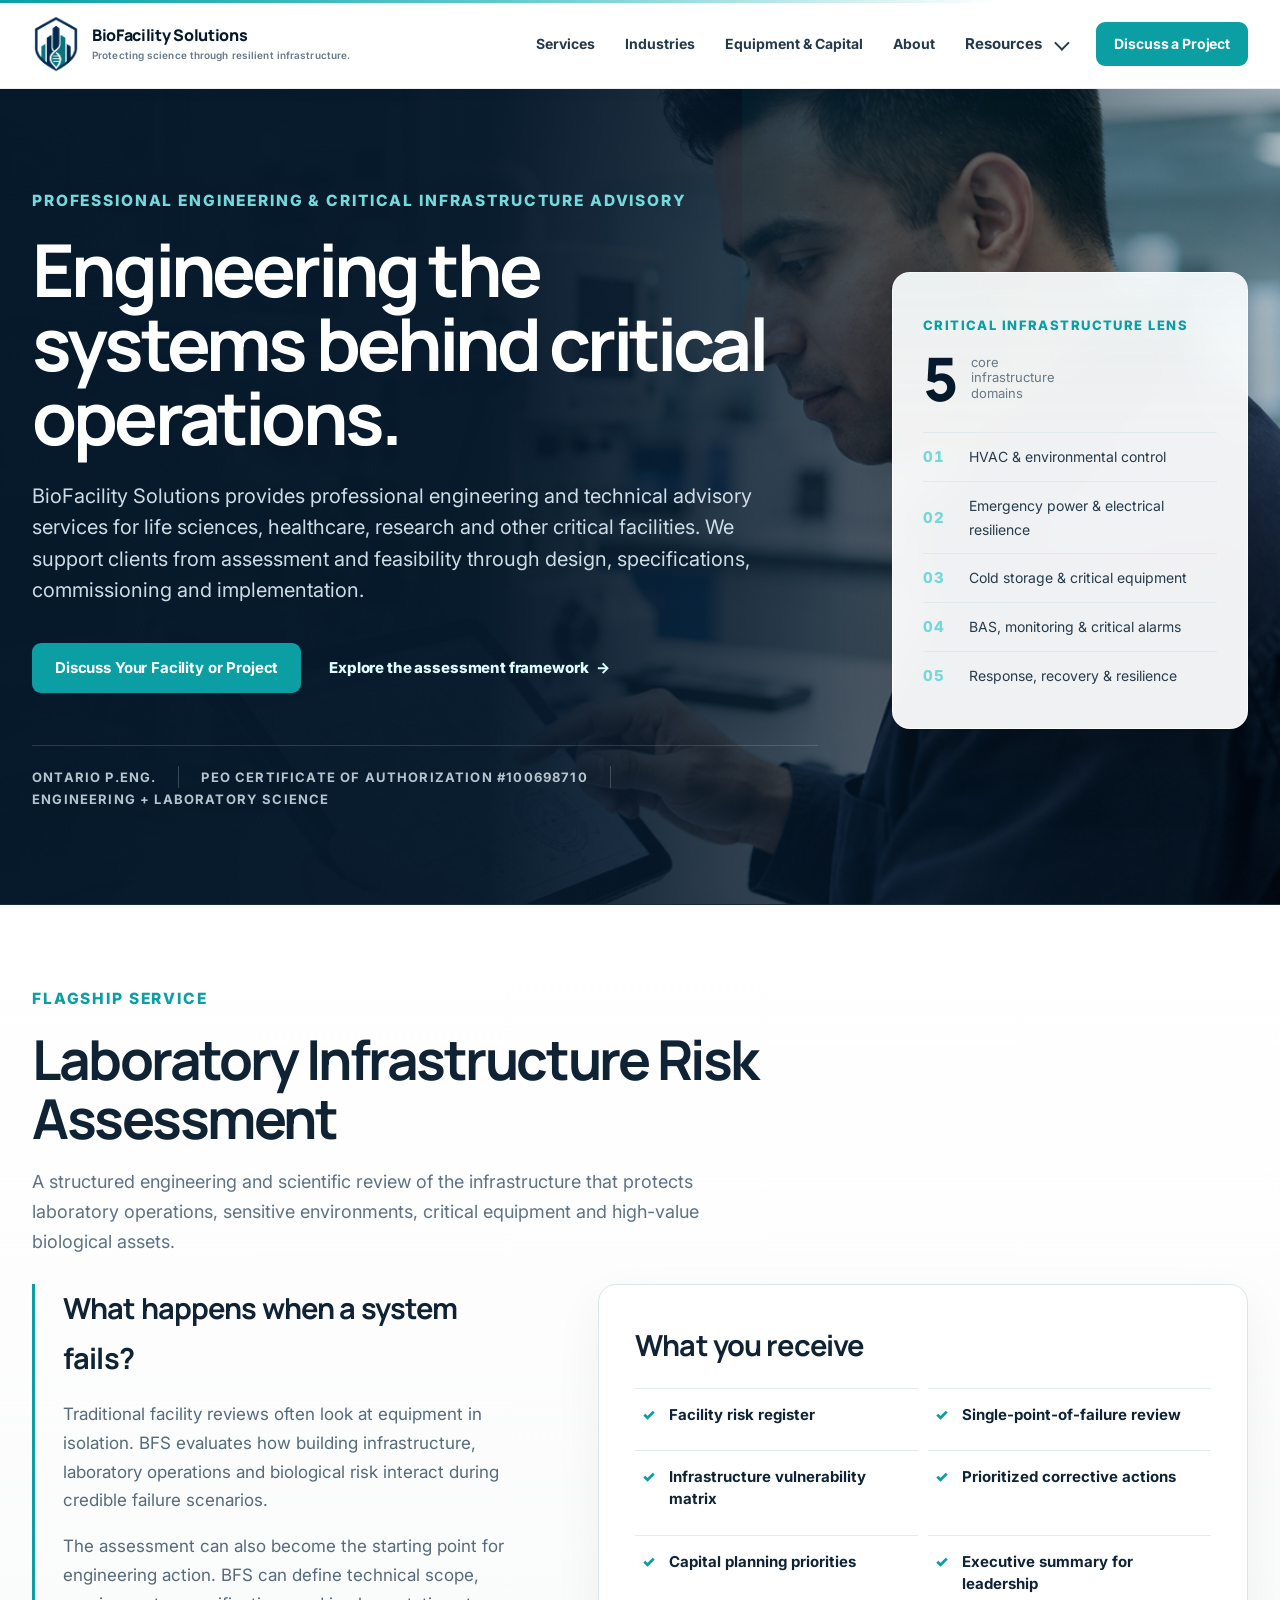
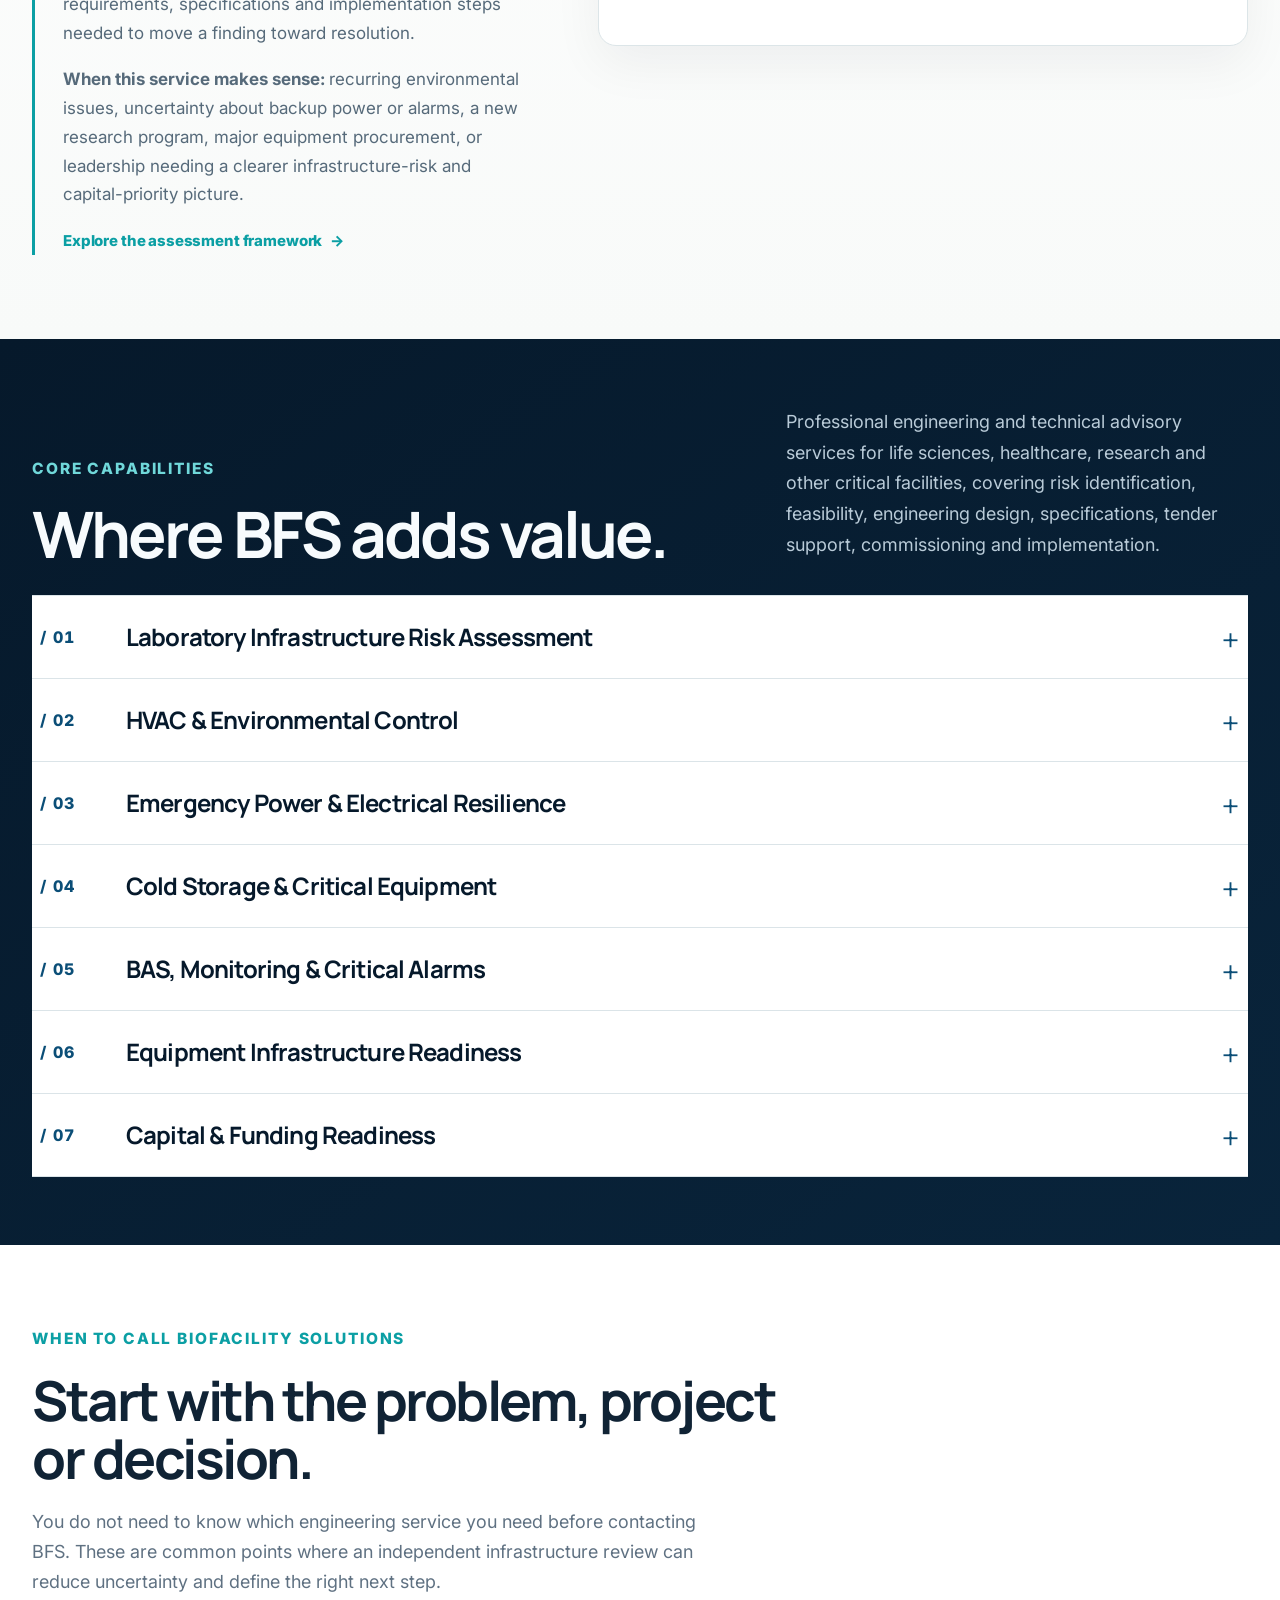
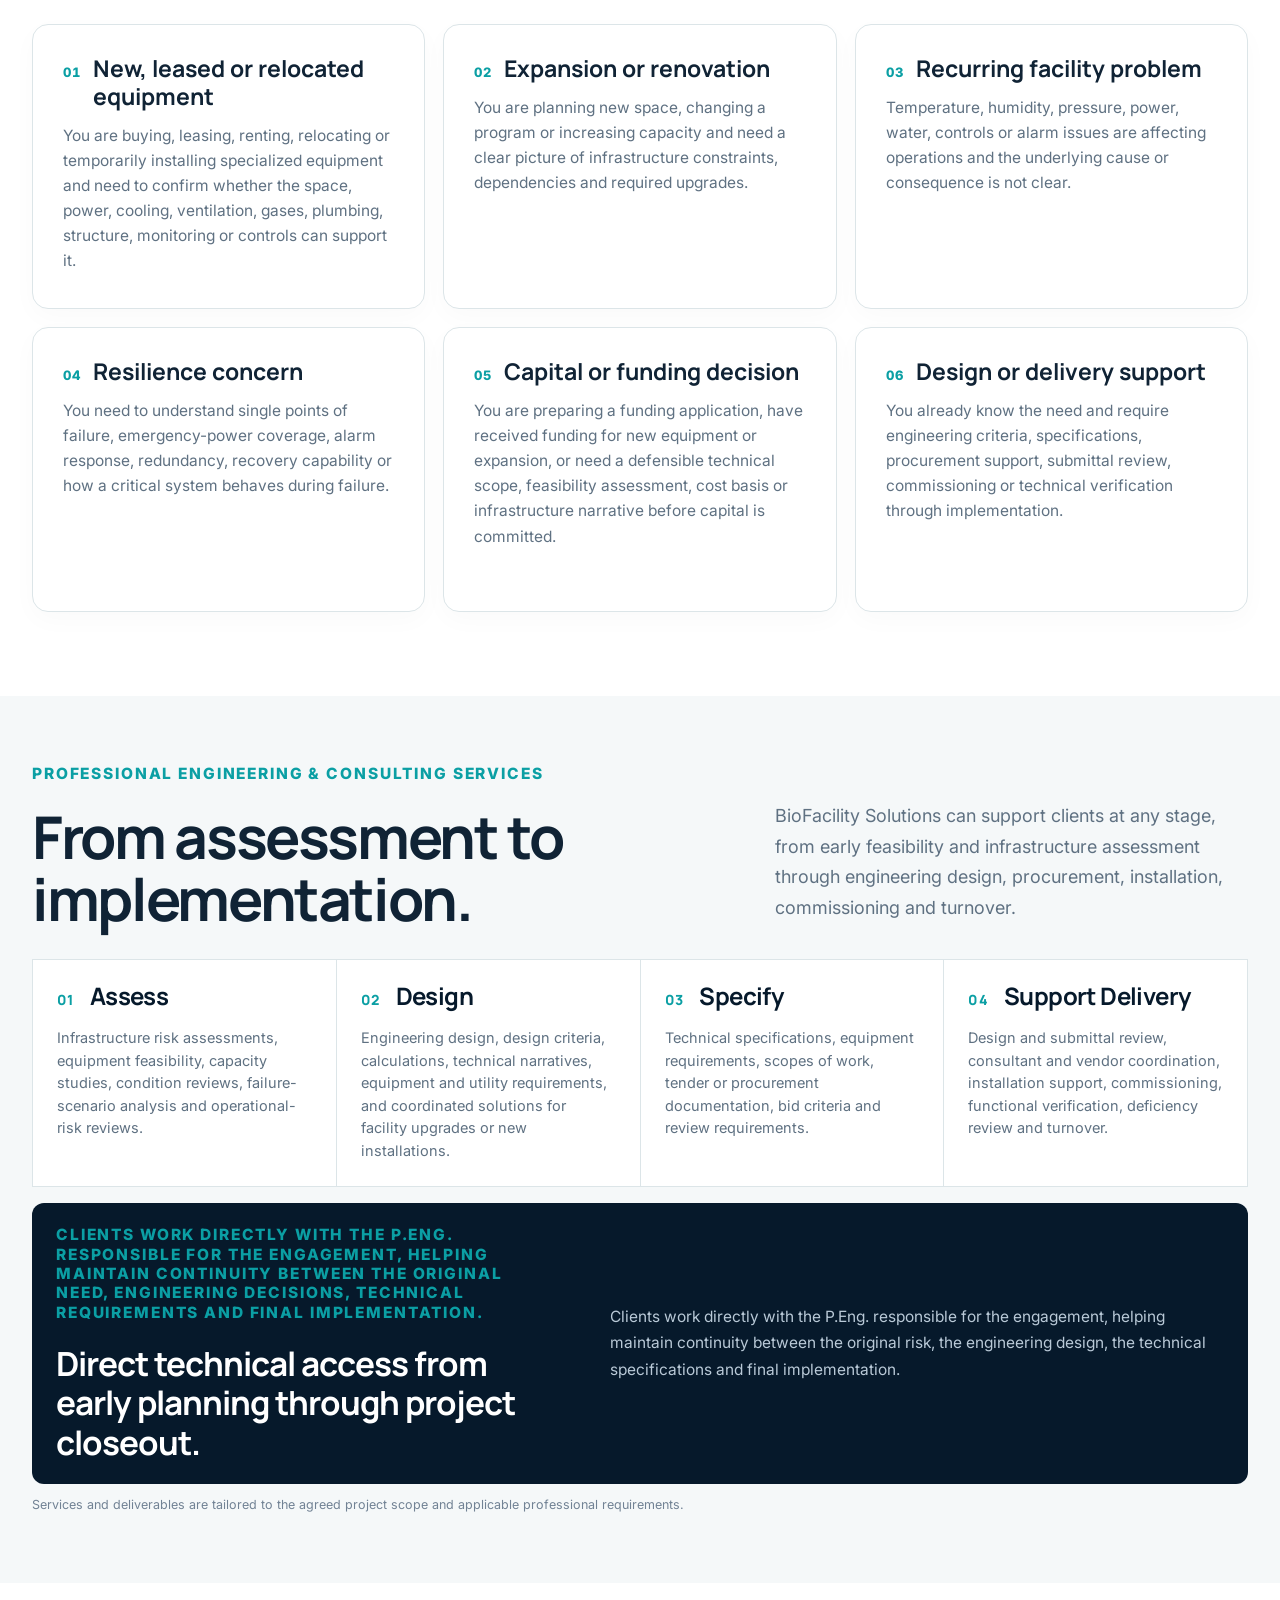
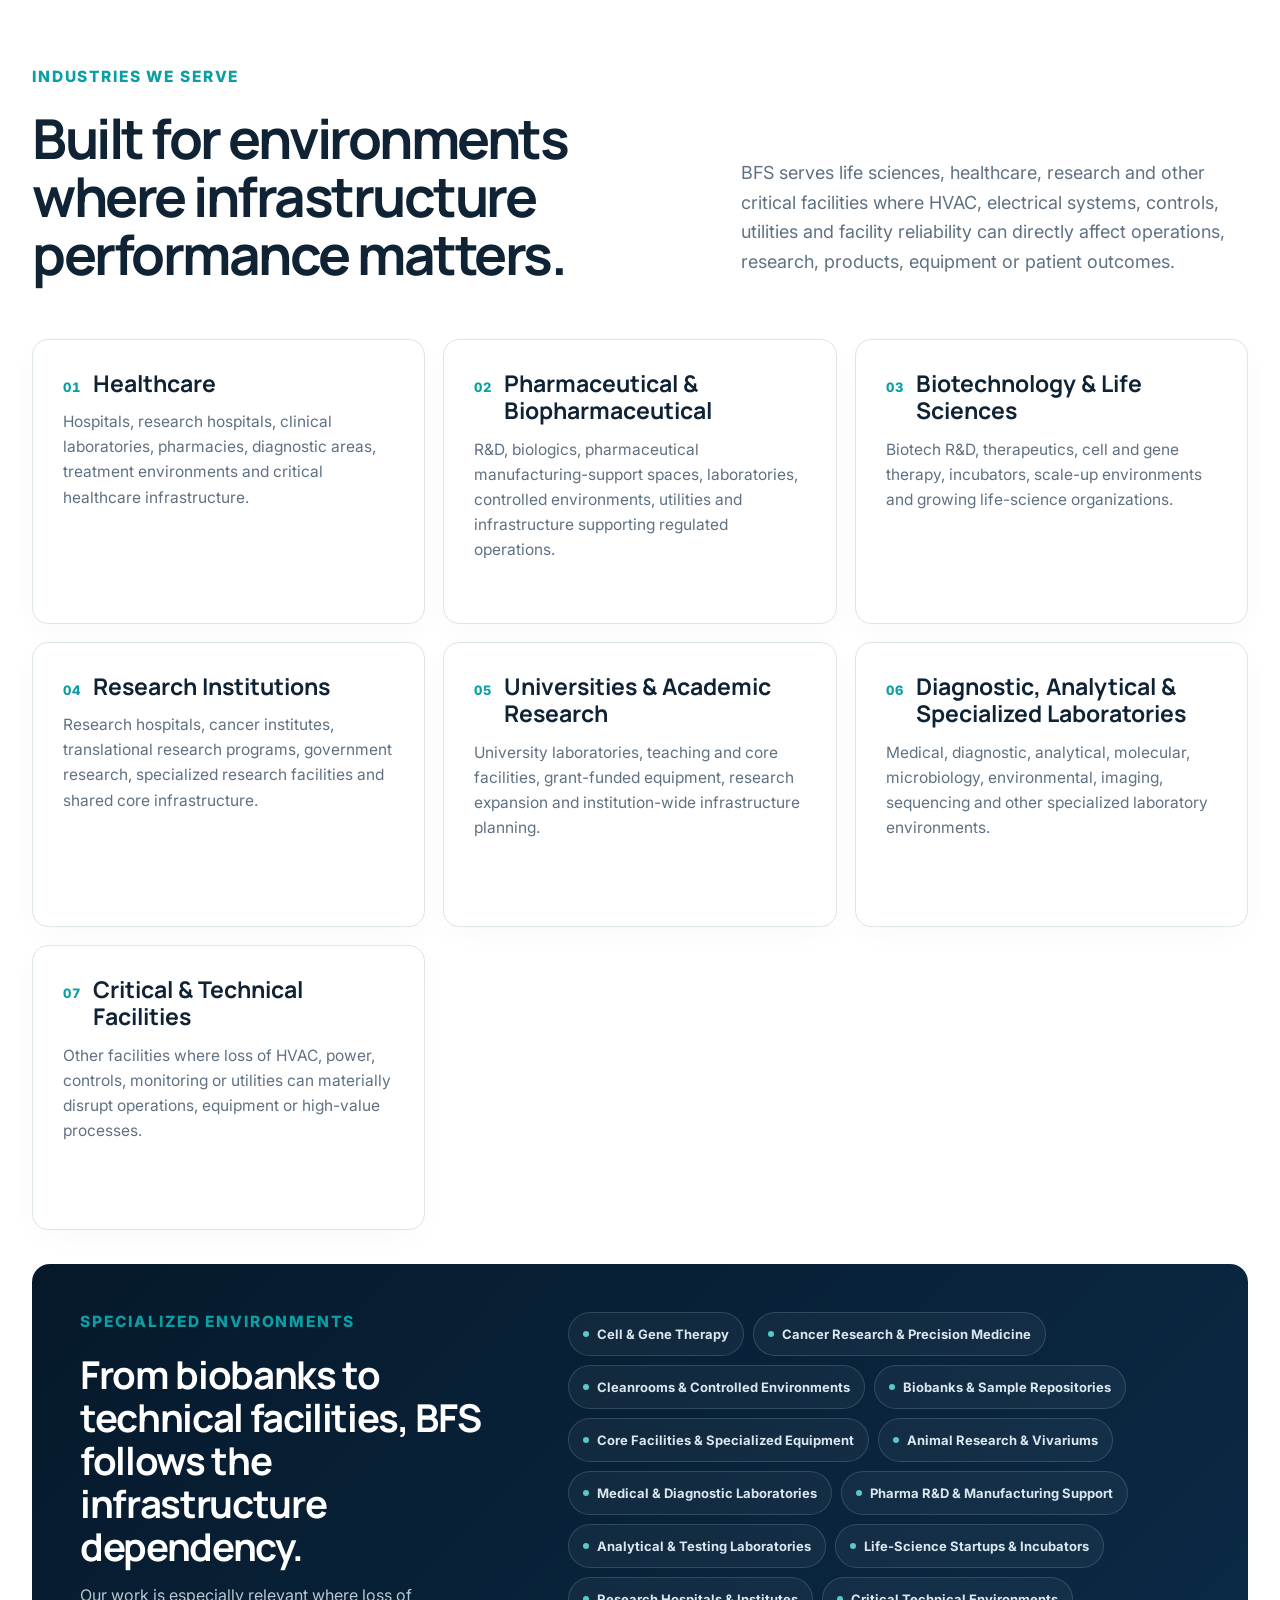
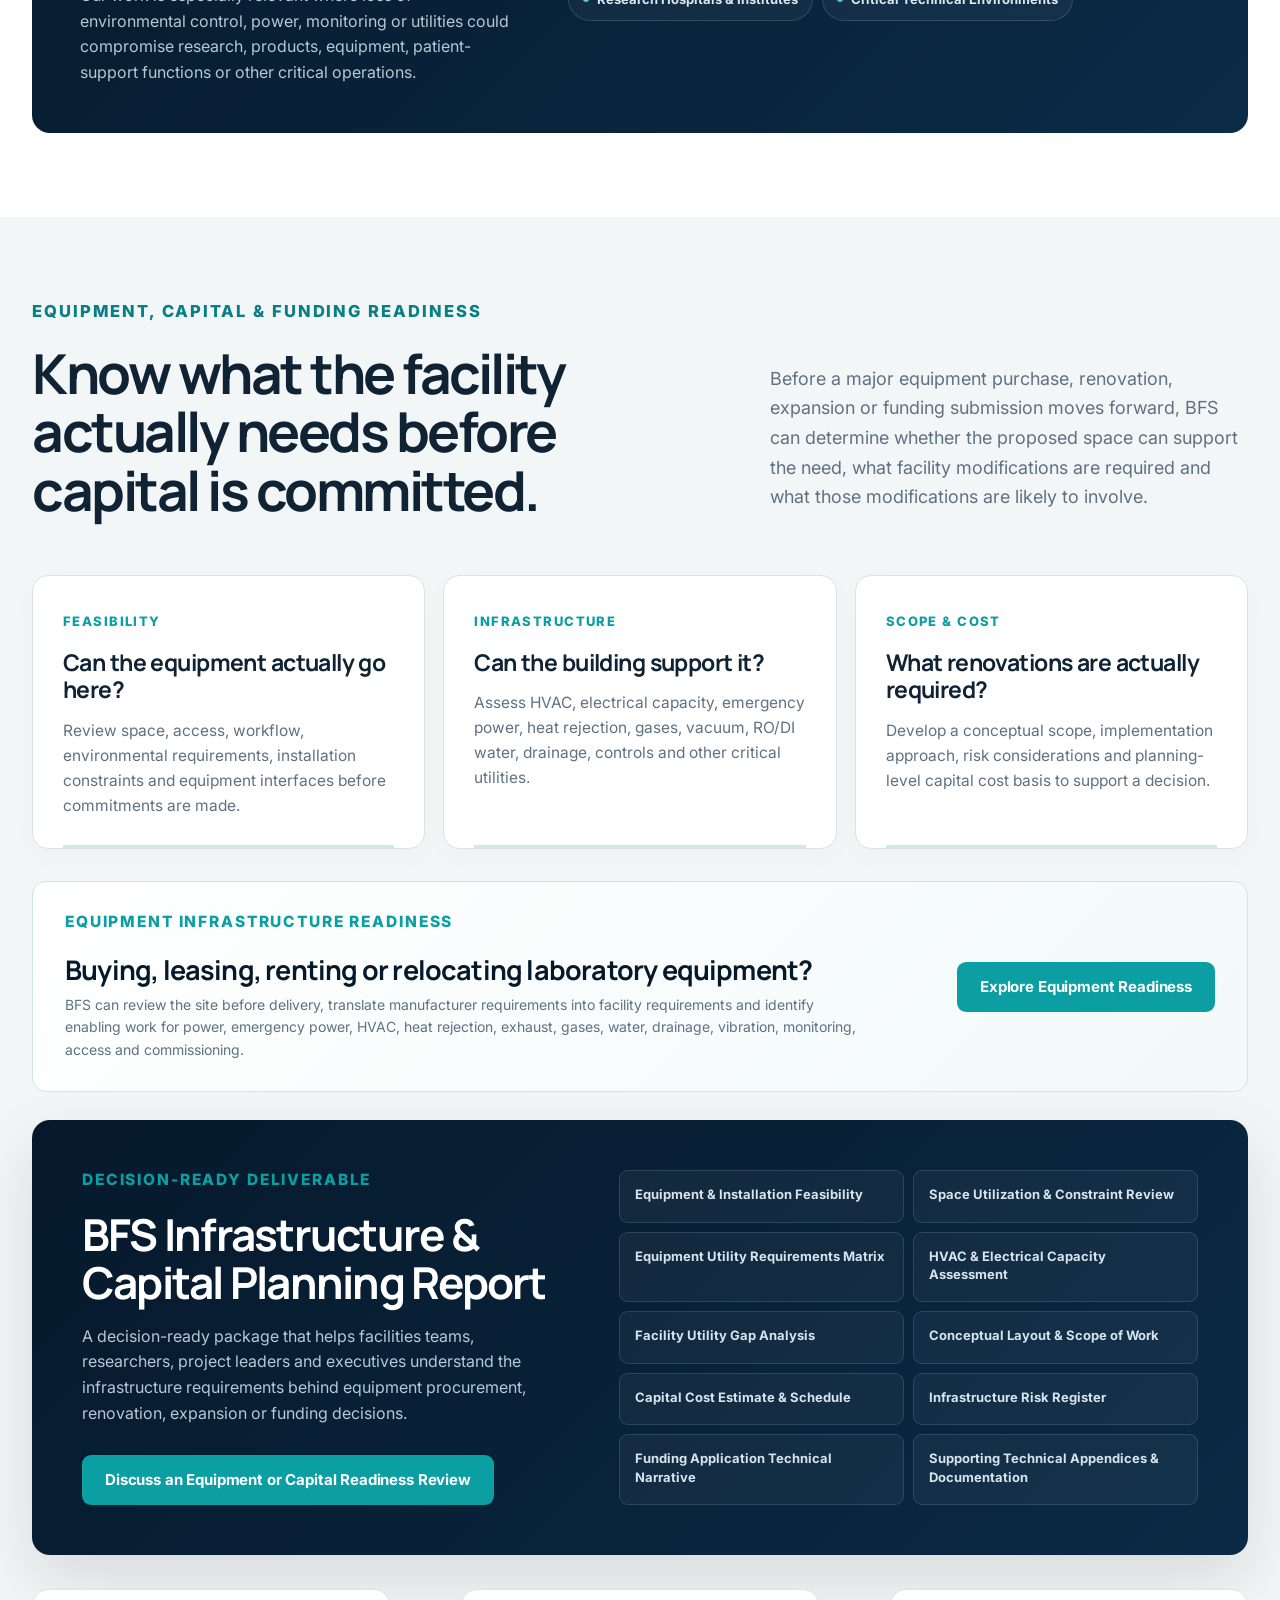
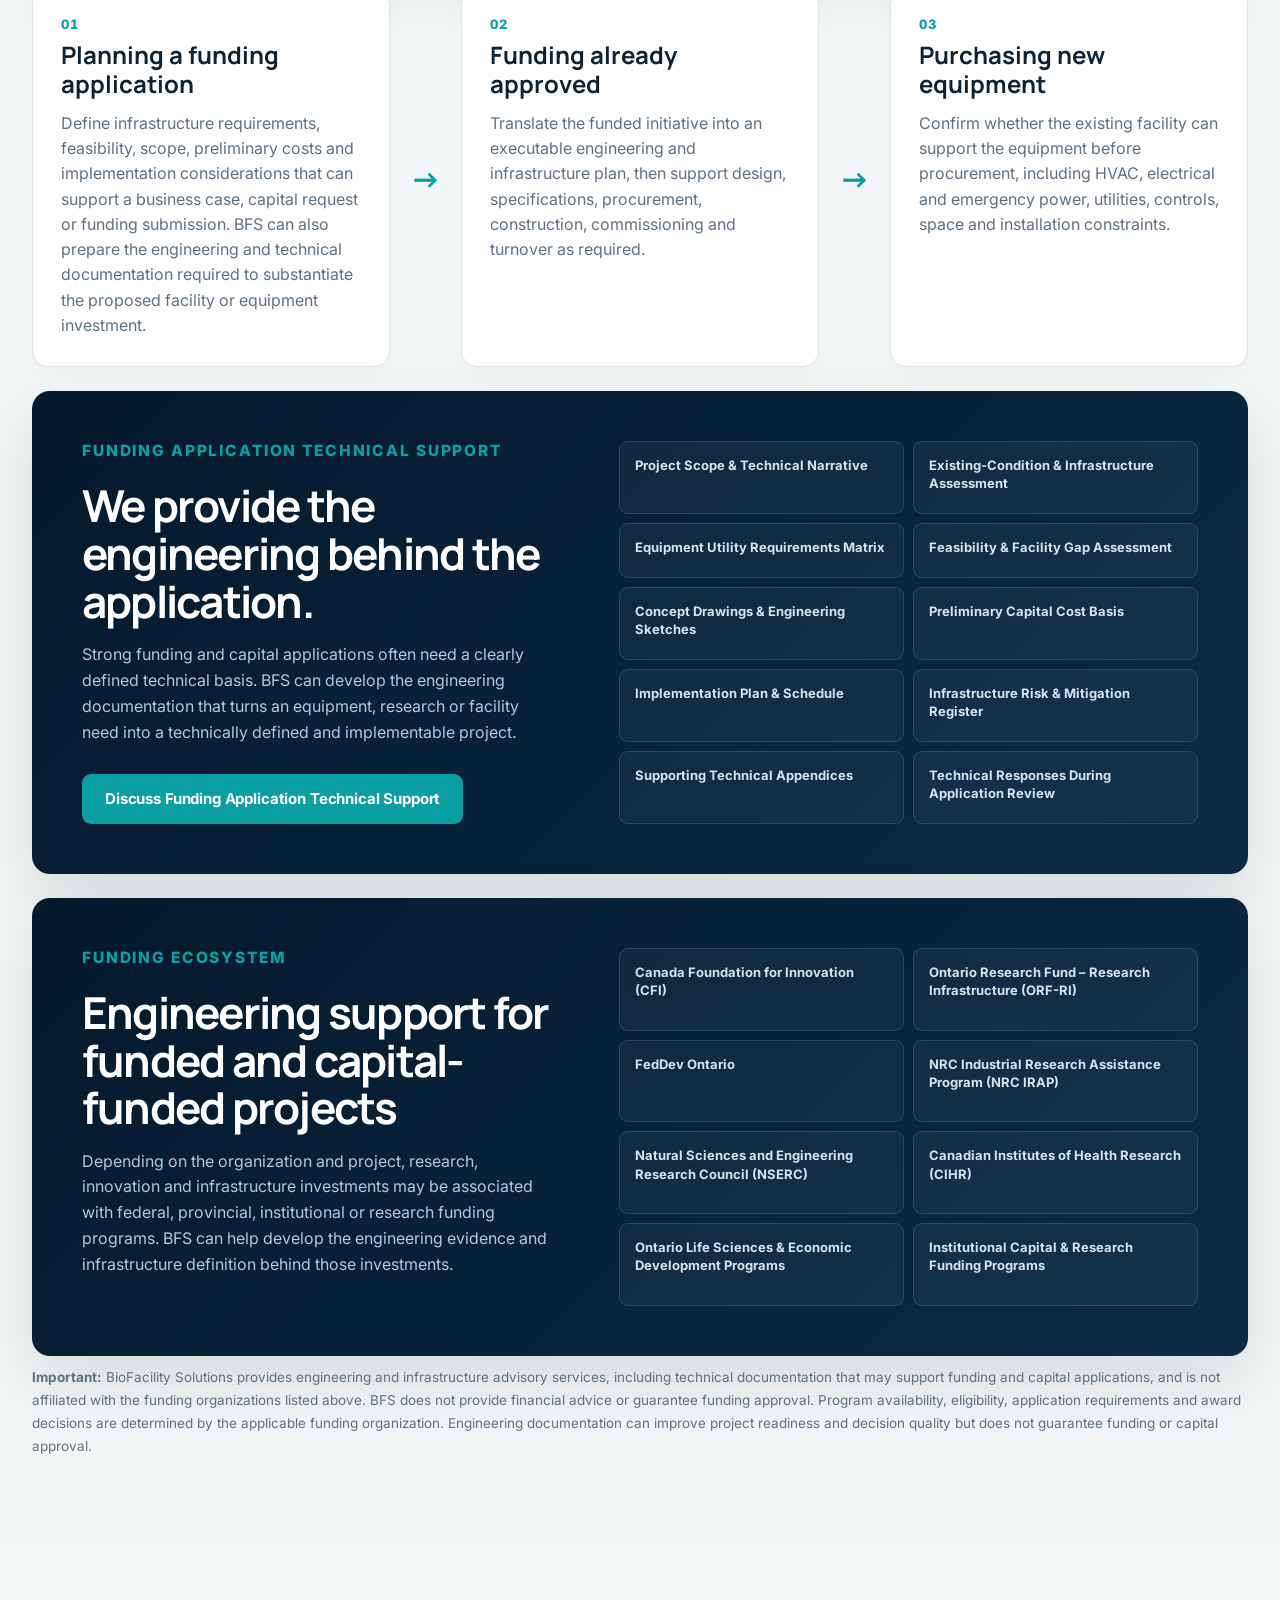
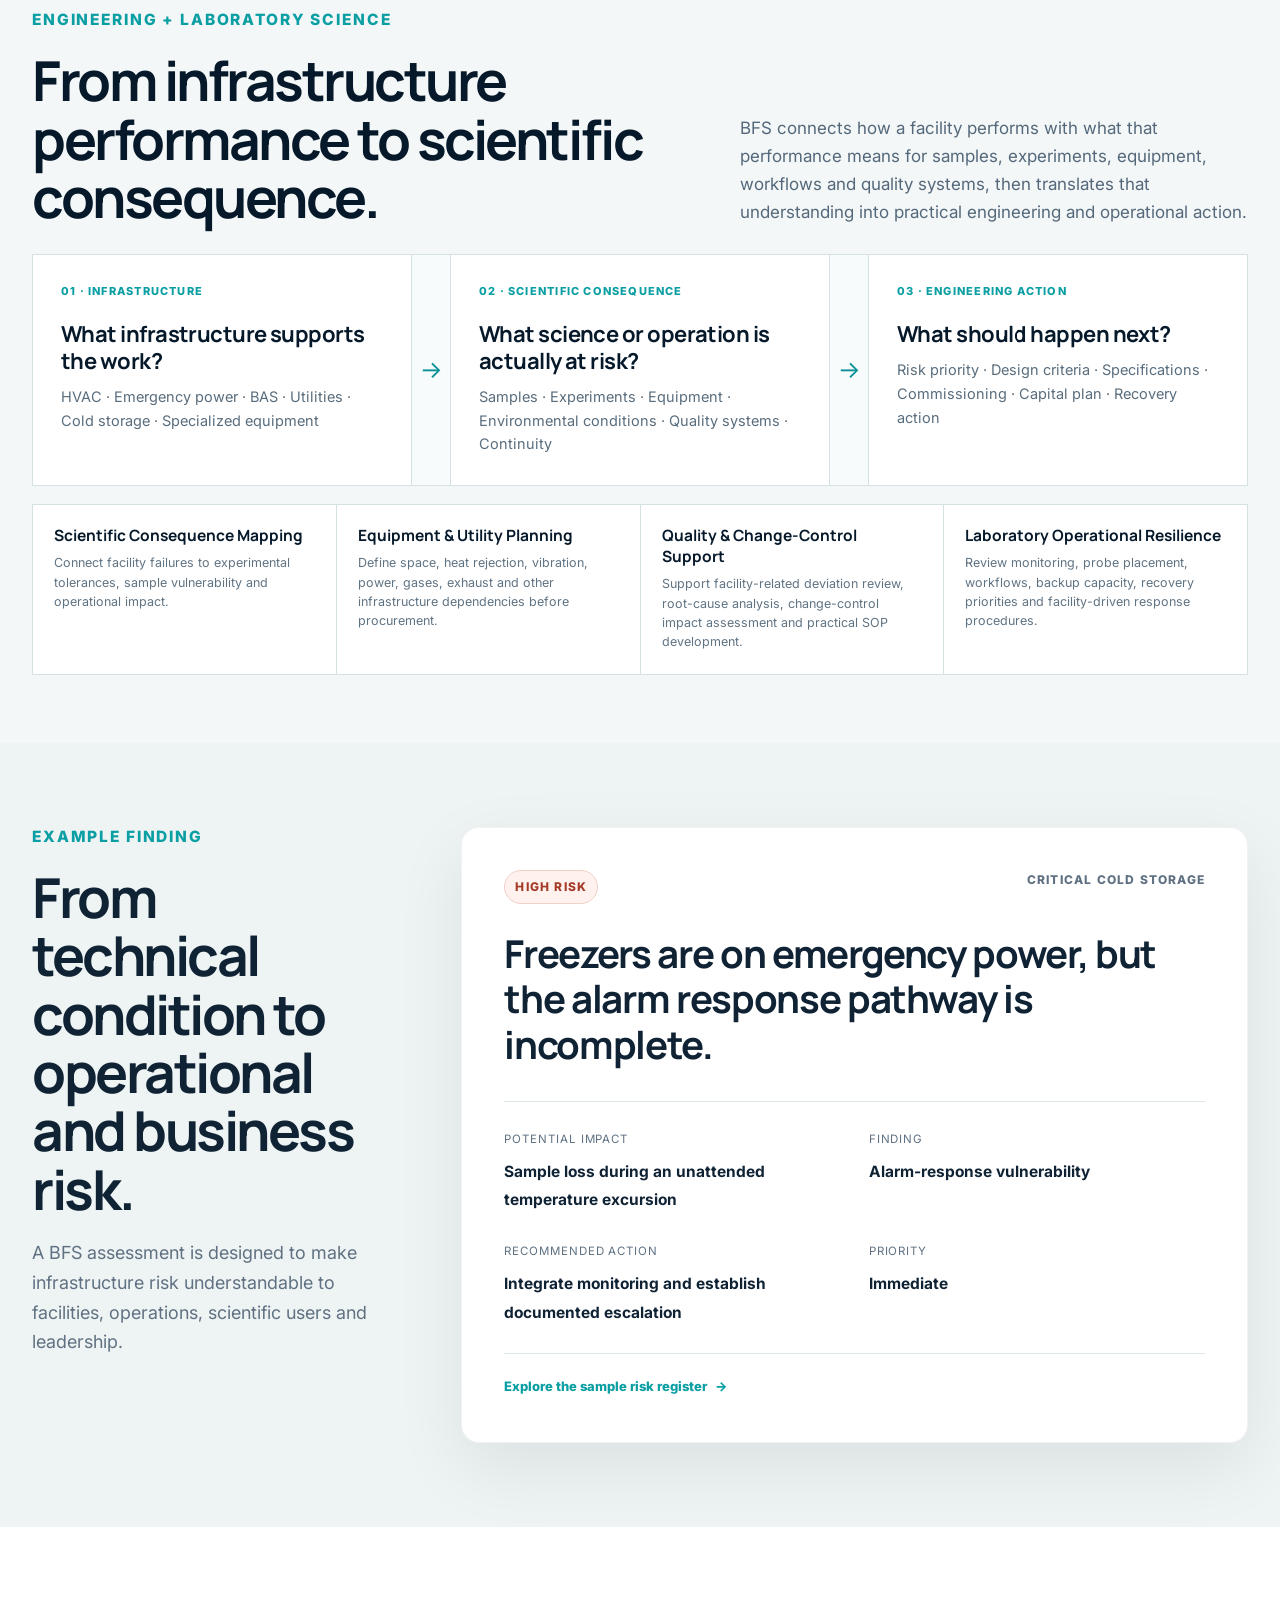
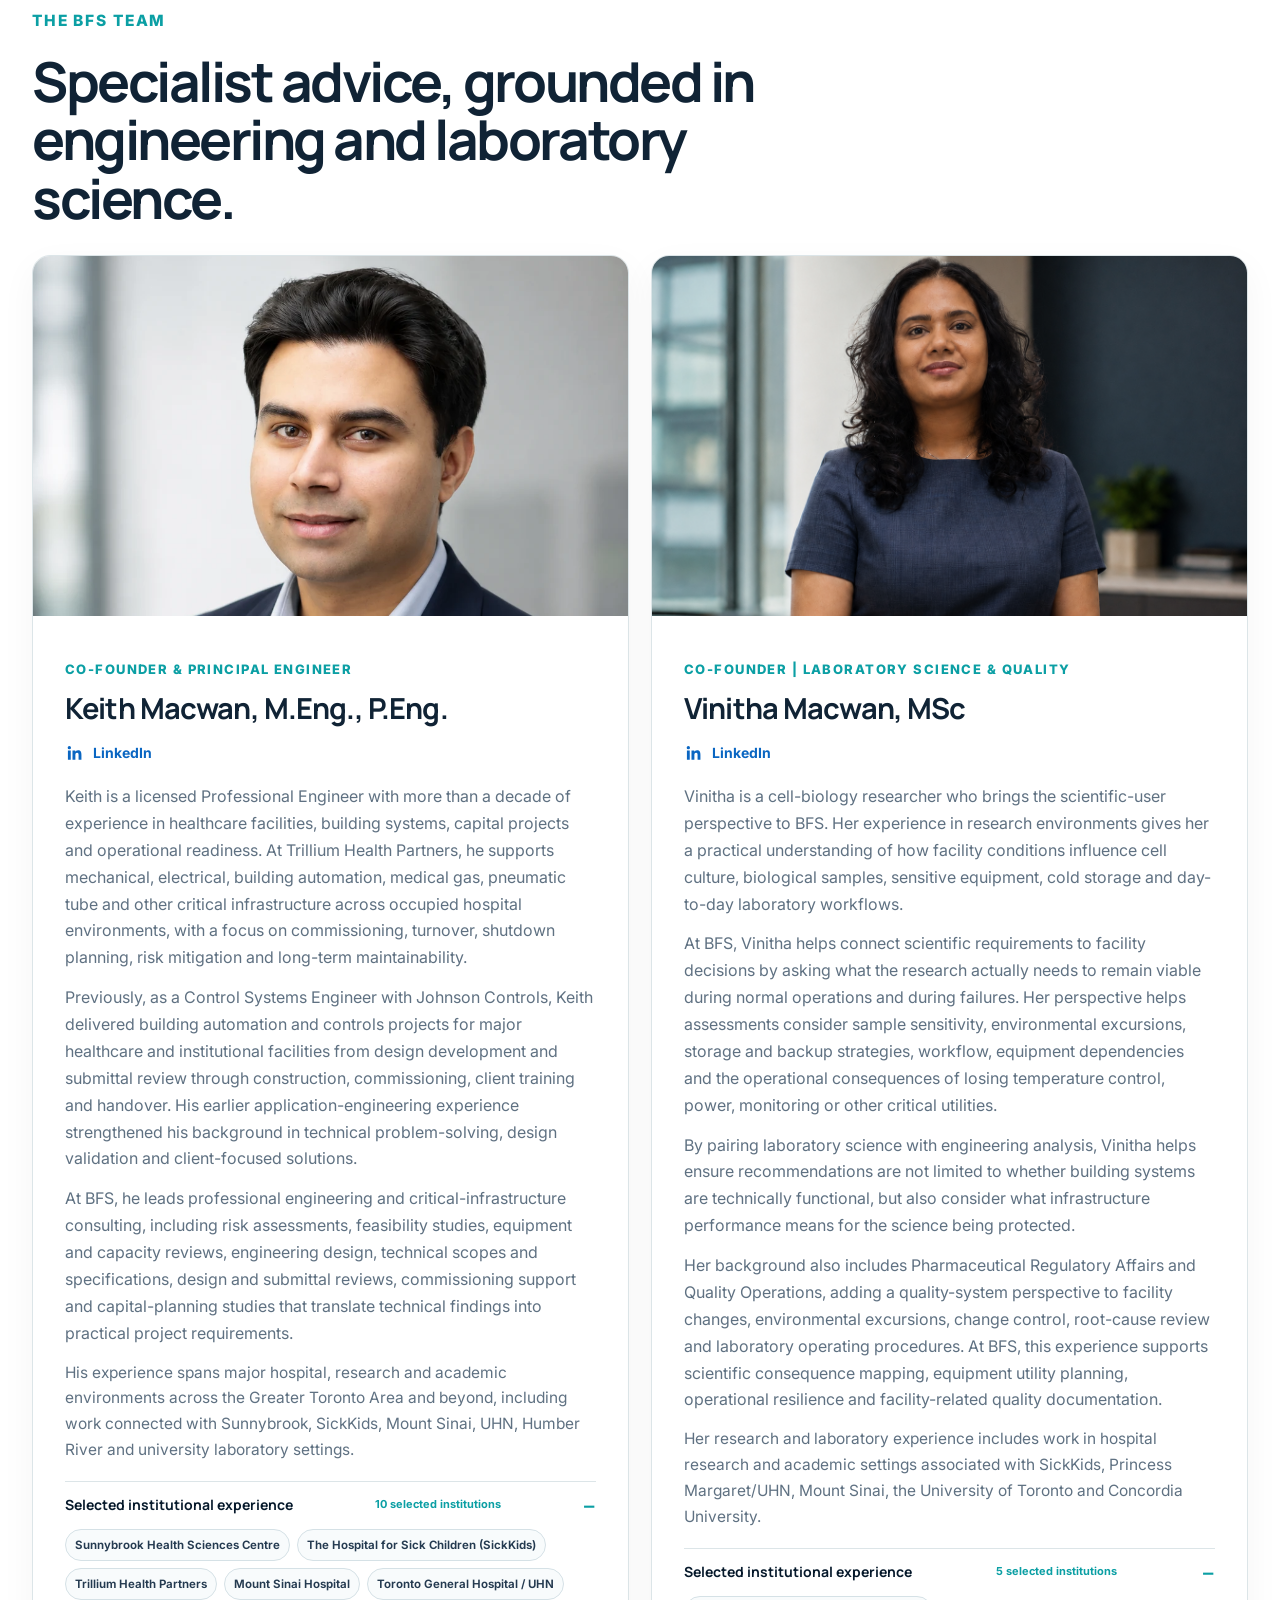
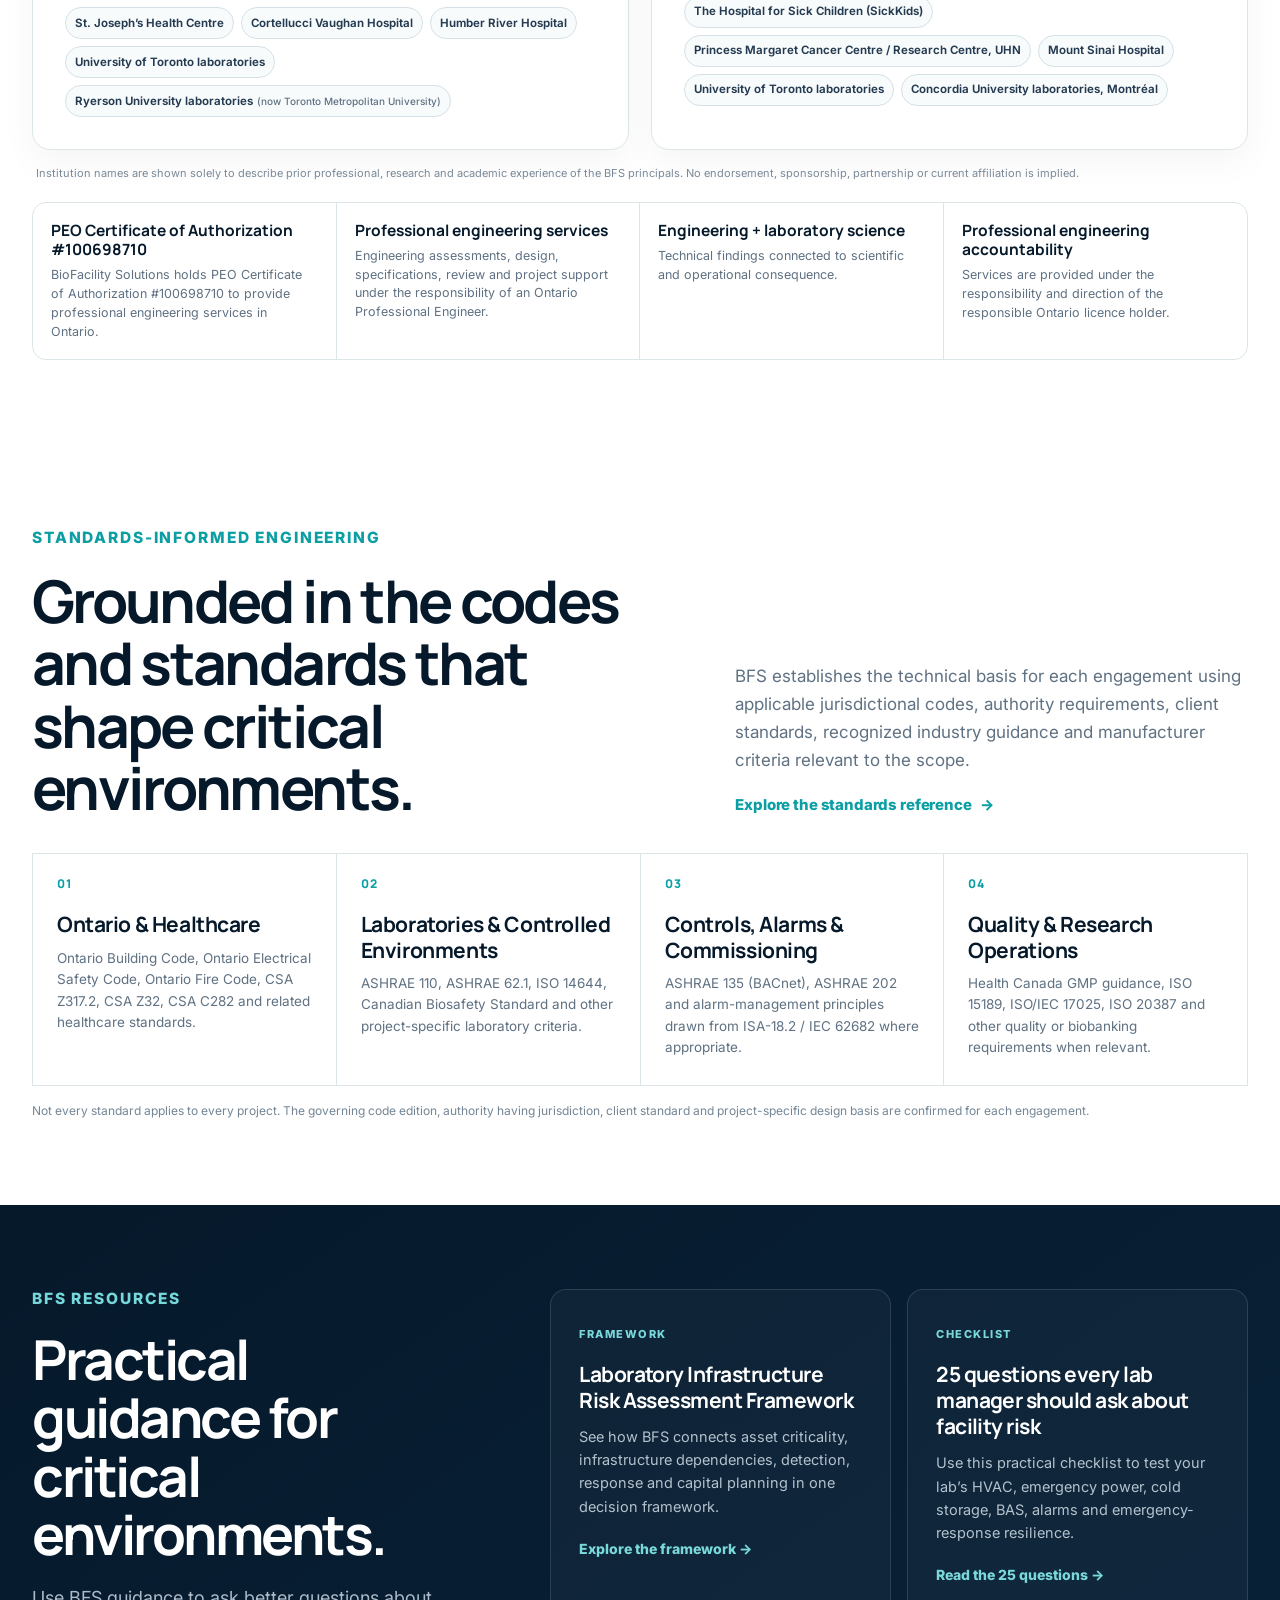
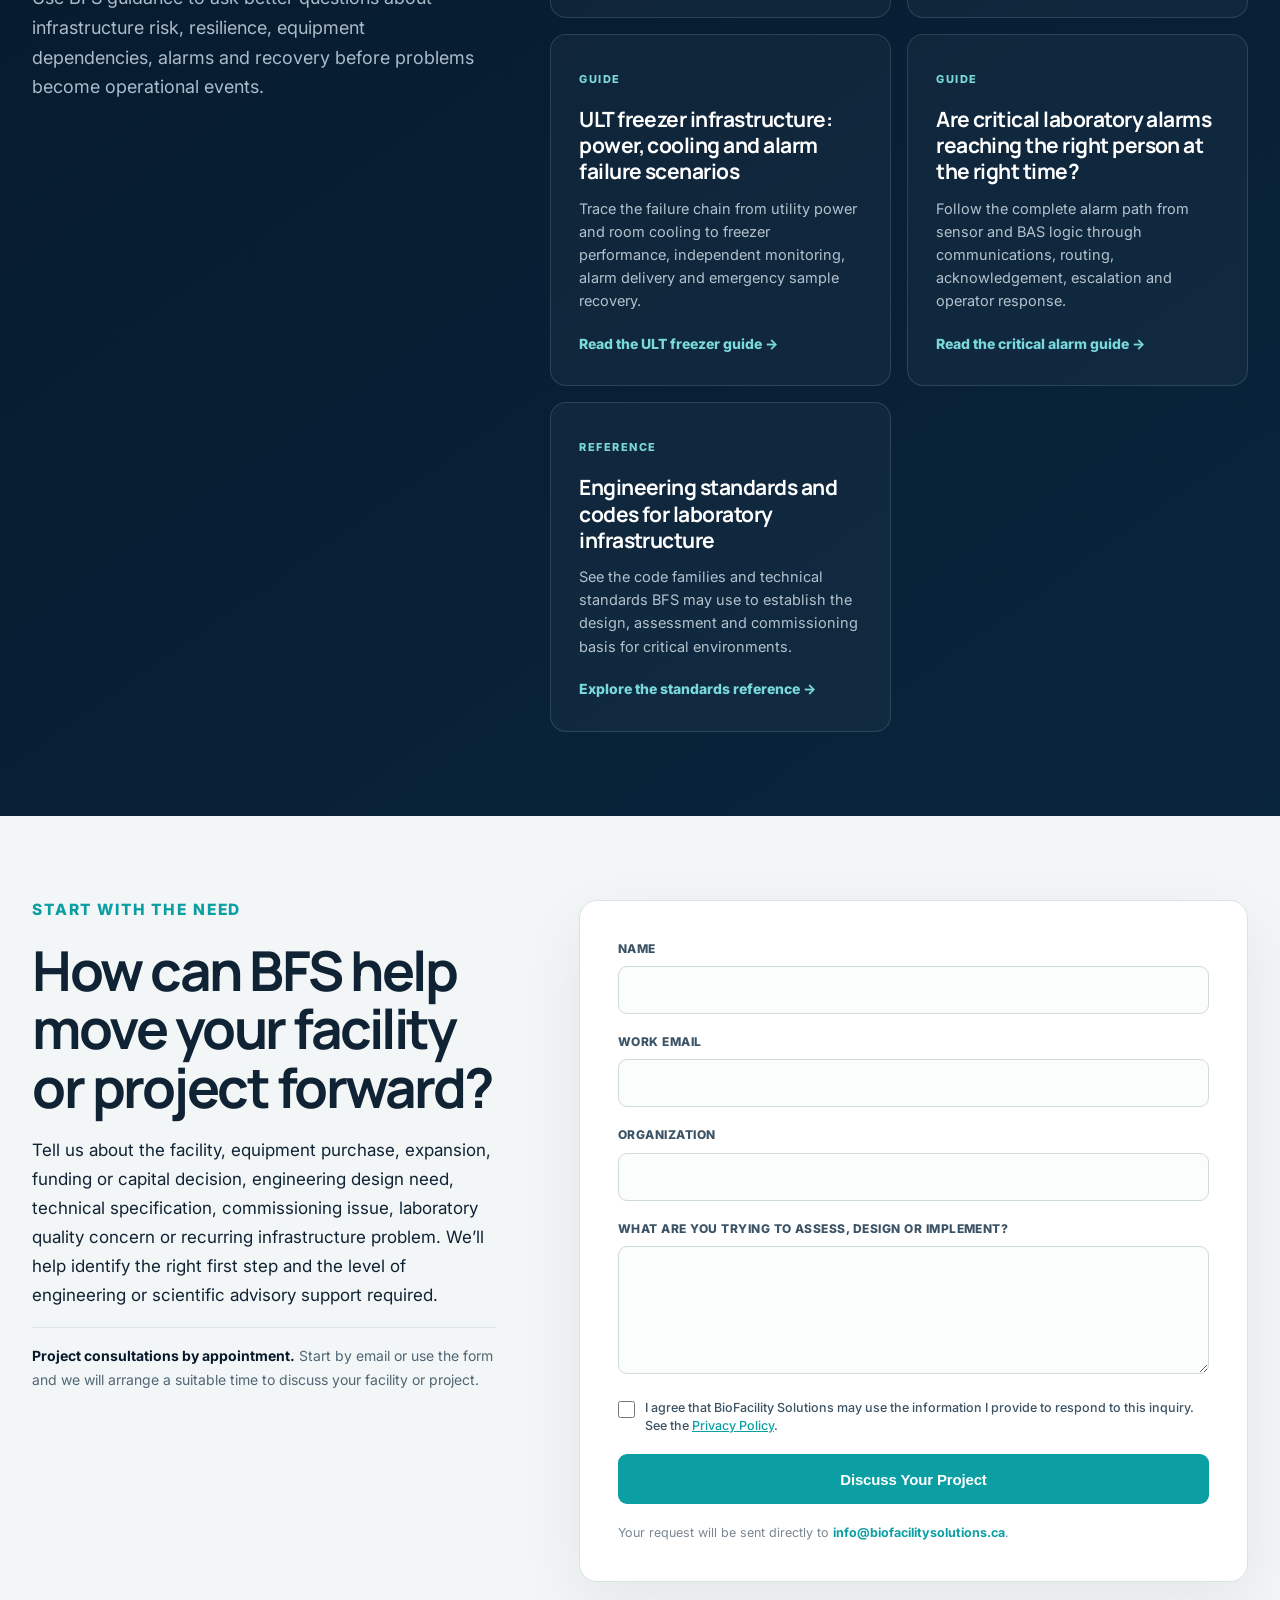
<file: index.html>
<!DOCTYPE html>

<html lang="en">
<head>
<meta charset="utf-8"/>
<meta content="width=device-width, initial-scale=1" name="viewport"/>
<meta content="Professional engineering and technical advisory services for life sciences, healthcare, research and other critical facilities. BioFacility Solutions supports infrastructure assessment, feasibility, HVAC, emergency power, controls, equipment planning, design, specifications, commissioning and implementation." name="description"/>
<title>BioFacility Solutions | Critical Infrastructure Engineering + Laboratory Science</title>
<link href="https://fonts.googleapis.com" rel="preconnect"/>
<link crossorigin="" href="https://fonts.gstatic.com" rel="preconnect"/>
<link href="https://fonts.googleapis.com/css2?family=Inter:wght@400;500;600;700;800&amp;family=Manrope:wght@500;600;700;800&amp;display=swap" rel="stylesheet"/>
<link href="styles.css?v=34-5" rel="stylesheet"/>
<link href="assets/favicon.png" rel="icon" type="image/png"/>
<link href="https://biofacilitysolutions.ca/" rel="canonical"/><meta content="BioFacility Solutions" property="og:site_name"/><meta content="BioFacility Solutions | Critical Infrastructure Engineering + Laboratory Science" property="og:title"/><meta content="Professional engineering and technical advisory services for life sciences, healthcare, research and other critical facilities. BioFacility Solutions supports infrastructure assessment, feasibility, HVAC, emergency power, controls, equipment planning, design, specifications, commissioning and implementation." property="og:description"/><meta content="website" property="og:type"/><meta content="https://biofacilitysolutions.ca/" property="og:url"/><meta content="https://biofacilitysolutions.ca/assets/bfs-social-preview.png" property="og:image"/><meta content="1200" property="og:image:width"/><meta content="630" property="og:image:height"/><meta content="BioFacility Solutions — Professional Engineering + Laboratory Science" property="og:image:alt"/><meta content="summary_large_image" name="twitter:card"/><meta content="BioFacility Solutions | Critical Infrastructure Engineering + Laboratory Science" name="twitter:title"/><meta content="Professional engineering and technical advisory services for life sciences, healthcare, research and other critical facilities. BioFacility Solutions supports infrastructure assessment, feasibility, HVAC, emergency power, controls, equipment planning, design, specifications, commissioning and implementation." name="twitter:description"/><meta content="https://biofacilitysolutions.ca/assets/bfs-social-preview.png" name="twitter:image"/></head>
<body>
<header class="site-header" id="top">
<div class="container nav-wrap">
<a aria-label="BioFacility Solutions home" class="brand" href="index.html">
<img alt="" aria-hidden="true" class="brand-mark" src="assets/bfs-logo-mark.png"/>
<span class="brand-copy"><strong>BioFacility Solutions</strong><small>Protecting science through resilient infrastructure.</small></span>
</a>
<button aria-controls="site-nav" aria-expanded="false" class="menu-toggle">Menu</button>
<nav aria-label="Primary navigation" class="site-nav" id="site-nav">
<a href="#services">Services</a>
<a href="#industries">Industries</a>
<a href="#funding">Equipment &amp; Capital</a>
<a href="#about">About</a>
<div class="nav-dropdown">
<button aria-expanded="false" aria-haspopup="true" class="nav-dropdown-toggle" type="button">
            Resources <span aria-hidden="true" class="nav-caret"></span>
</button>
<div class="nav-dropdown-menu">
<a href="laboratory-infrastructure-risk-assessment.html"><strong>Risk Assessment Framework</strong><span>Framework, priorities &amp; deliverables</span></a>
<a href="25-questions.html"><strong>25-Question Checklist</strong><span>Facility-risk questions for lab leaders</span></a>
<a href="ult-freezer-infrastructure-guide.html"><strong>ULT Freezer Guide</strong><span>Power, cooling &amp; alarm scenarios</span></a>
<a href="critical-laboratory-alarm-guide.html"><strong>Critical Alarm Guide</strong><span>Detection, routing &amp; escalation</span></a>
<a href="standards-and-codes.html"><strong>Standards &amp; Codes Reference</strong><span>Engineering, laboratory &amp; regulatory basis</span></a>
</div>
</div>
<a class="btn btn-small" href="#contact">Discuss a Project</a>
</nav>
</div>
</header>
<main>
<section class="hero">
<div aria-hidden="true" class="hero-media">
<img alt="" src="assets/hero-lab.png"/>
<div class="hero-overlay"></div>
</div>
<div class="container hero-grid">
<div class="hero-copy reveal">
<p class="eyebrow">Professional Engineering &amp; Critical Infrastructure Advisory</p>
<h1>Engineering the systems behind critical operations.</h1>
<p class="hero-lead">BioFacility Solutions provides professional engineering and technical advisory services for life sciences, healthcare, research and other critical facilities. We support clients from assessment and feasibility through design, specifications, commissioning and implementation.</p>
<div class="hero-actions">
<a class="btn" href="#contact">Discuss Your Facility or Project</a>
<a class="text-link" href="laboratory-infrastructure-risk-assessment.html">Explore the assessment framework <span aria-hidden="true">→</span></a>
</div>
<div aria-label="Key qualifications" class="cred-strip">
<span>Ontario P.Eng.</span><span>PEO Certificate of Authorization #100698710</span><span>Engineering + Laboratory Science</span>
</div>
</div>
<aside aria-label="Assessment snapshot" class="risk-card reveal">
<p class="risk-kicker">Critical infrastructure lens</p>
<div class="risk-score"><strong>5</strong><span>core infrastructure domains</span></div>
<ul>
<li><span>01</span> HVAC &amp; environmental control</li>
<li><span>02</span> Emergency power &amp; electrical resilience</li>
<li><span>03</span> Cold storage &amp; critical equipment</li>
<li><span>04</span> BAS, monitoring &amp; critical alarms</li>
<li><span>05</span> Response, recovery &amp; resilience</li>
</ul>
</aside>
</div>
</section>
<section class="section section-light" id="assessment">
<div class="container">
<div class="section-heading reveal">
<p class="eyebrow">Flagship Service</p>
<h2>Laboratory Infrastructure Risk Assessment</h2>
<p>A structured engineering and scientific review of the infrastructure that protects laboratory operations, sensitive environments, critical equipment and high-value biological assets.</p>
</div>
<div class="assessment-grid">
<article class="assessment-intro reveal">
<h3>What happens when a system fails?</h3>
<p>Traditional facility reviews often look at equipment in isolation. BFS evaluates how building infrastructure, laboratory operations and biological risk interact during credible failure scenarios.</p>
<p>The assessment can also become the starting point for engineering action. BFS can define technical scope, requirements, specifications and implementation steps needed to move a finding toward resolution.</p><p><strong>When this service makes sense: </strong>recurring environmental issues, uncertainty about backup power or alarms, a new research program, major equipment procurement, or leadership needing a clearer infrastructure-risk and capital-priority picture.</p>
<a class="text-link dark" href="laboratory-infrastructure-risk-assessment.html">Explore the assessment framework <span aria-hidden="true">→</span></a>
</article>
<div class="deliverables reveal">
<h3>What you receive</h3>
<div class="deliverable-list">
<span>Facility risk register</span>
<span>Single-point-of-failure review</span>
<span>Infrastructure vulnerability matrix</span>
<span>Prioritized corrective actions</span>
<span>Capital planning priorities</span>
<span>Executive summary for leadership</span>
</div>
</div>
</div>
</div>
</section>
<section class="section capabilities-section" id="services">
<div class="container">
<div class="capabilities-heading reveal">
<div>
<p class="eyebrow">Core capabilities</p>
<h2>Where BFS adds value.</h2>
</div>
<p>Professional engineering and technical advisory services for life sciences, healthcare, research and other critical facilities, covering risk identification, feasibility, engineering design, specifications, tender support, commissioning and implementation.</p>
</div>
<div aria-label="BioFacility Solutions core capabilities" class="capability-list">
<details class="capability-row reveal">
<summary><span class="capability-no">/ 01</span><span class="capability-title">Laboratory Infrastructure Risk Assessment</span><span aria-hidden="true" class="capability-plus">+</span></summary>
<div class="capability-detail"><p>Connect critical laboratory assets and processes to the HVAC, electrical, controls, monitoring and operational systems that support them. Findings are translated into a prioritized risk register and practical roadmap.</p><div class="science-note"><span>Scientific perspective</span><p>Consequence mapping connects facility failures such as humidity excursions, power loss or BAS delays to the samples, instruments, workflows and experimental tolerances they can affect.</p></div><a href="laboratory-infrastructure-risk-assessment.html">Explore the assessment framework →</a></div>
</details>
<details class="capability-row reveal">
<summary><span class="capability-no">/ 02</span><span class="capability-title">HVAC &amp; Environmental Control</span><span aria-hidden="true" class="capability-plus">+</span></summary>
<div class="capability-detail"><p>Review HVAC capacity, temperature, humidity, ventilation, pressure relationships, heat loads, redundancy, control performance and credible failure scenarios in critical and controlled environments.</p></div>
</details>
<details class="capability-row reveal">
<summary><span class="capability-no">/ 03</span><span class="capability-title">Emergency Power &amp; Electrical Resilience</span><span aria-hidden="true" class="capability-plus">+</span></summary>
<div class="capability-detail"><p>Trace critical loads from source to equipment, including normal and emergency power, transfer arrangements, distribution dependencies, runtime assumptions, restoration sequence and single points of failure.</p></div>
</details>
<details class="capability-row reveal">
<summary><span class="capability-no">/ 04</span><span class="capability-title">Cold Storage &amp; Critical Equipment</span><span aria-hidden="true" class="capability-plus">+</span></summary>
<div class="capability-detail"><p>Assess freezers, refrigerators, cold rooms, incubators and other critical equipment together with room cooling, backup power, independent monitoring, alarm escalation and recovery capacity.</p><div class="science-note"><span>Scientific perspective</span><p>Cold-storage reviews consider the biological vulnerability of what is stored, equipment-zone microclimates, independent probe placement and realistic recovery priorities, not only freezer mechanics.</p></div><a href="ult-freezer-infrastructure-guide.html">Read the ULT freezer guide →</a></div>
</details>
<details class="capability-row reveal">
<summary><span class="capability-no">/ 05</span><span class="capability-title">BAS, Monitoring &amp; Critical Alarms</span><span aria-hidden="true" class="capability-plus">+</span></summary>
<div class="capability-detail"><p>Review monitored points, naming, alarm limits, priorities, delays, routing, acknowledgement, escalation, communications dependencies and operator-response expectations so alarms support timely action.</p><a href="critical-laboratory-alarm-guide.html">Read the critical alarm guide →</a></div>
</details>
<details class="capability-row reveal">
<summary><span class="capability-no">/ 06</span><span class="capability-title">Equipment Infrastructure Readiness</span><span aria-hidden="true" class="capability-plus">+</span></summary>
<div class="capability-detail"><p>Determine whether the facility can support equipment that is being purchased, leased, rented, relocated or temporarily installed. Review space and access, power and emergency power, HVAC and heat rejection, exhaust, gases, water, drainage, structural and vibration requirements, controls, monitoring and commissioning needs before delivery.</p><div class="science-note"><span>Scientific perspective</span><p>Equipment utility mapping connects manufacturer requirements and research workflows to the facility conditions needed for reliable operation, helping expose enabling work and risk before procurement or installation.</p></div><a href="equipment-infrastructure-readiness.html">Explore Equipment Infrastructure Readiness →</a></div>
</details><details class="capability-row reveal">
<summary><span class="capability-no">/ 07</span><span class="capability-title">Capital &amp; Funding Readiness</span><span aria-hidden="true" class="capability-plus">+</span></summary>
<div class="capability-detail"><p>Define facility scope, enabling work, conceptual cost, implementation requirements and technical documentation to support capital decisions and research-funding applications.</p><div class="science-note"><span>Scientific perspective</span><p>Equipment utility mapping translates research needs into practical facility requirements such as space, heat rejection, vibration limits, power, gases, exhaust and other infrastructure dependencies before procurement.</p></div><a href="#funding">See equipment and capital-readiness services →</a></div>
</details>
</div>
</div>
</section><section class="section section-light" id="when-to-call">
<div class="container">
<div class="section-heading reveal"><p class="eyebrow">When to Call BioFacility Solutions</p><h2>Start with the problem, project or decision.</h2><p>You do not need to know which engineering service you need before contacting BFS. These are common points where an independent infrastructure review can reduce uncertainty and define the right next step.</p></div>
<div class="market-grid">
<article class="market-card reveal"><span class="market-no">01</span><h3>New, leased or relocated equipment</h3><p>You are buying, leasing, renting, relocating or temporarily installing specialized equipment and need to confirm whether the space, power, cooling, ventilation, gases, plumbing, structure, monitoring or controls can support it.</p></article>
<article class="market-card reveal"><span class="market-no">02</span><h3>Expansion or renovation</h3><p>You are planning new space, changing a program or increasing capacity and need a clear picture of infrastructure constraints, dependencies and required upgrades.</p></article>
<article class="market-card reveal"><span class="market-no">03</span><h3>Recurring facility problem</h3><p>Temperature, humidity, pressure, power, water, controls or alarm issues are affecting operations and the underlying cause or consequence is not clear.</p></article>
<article class="market-card reveal"><span class="market-no">04</span><h3>Resilience concern</h3><p>You need to understand single points of failure, emergency-power coverage, alarm response, redundancy, recovery capability or how a critical system behaves during failure.</p></article>
<article class="market-card reveal"><span class="market-no">05</span><h3>Capital or funding decision</h3><p>You are preparing a funding application, have received funding for new equipment or expansion, or need a defensible technical scope, feasibility assessment, cost basis or infrastructure narrative before capital is committed.</p></article>
<article class="market-card reveal"><span class="market-no">06</span><h3>Design or delivery support</h3><p>You already know the need and require engineering criteria, specifications, procurement support, submittal review, commissioning or technical verification through implementation.</p></article>
</div></div></section>
<section class="section consulting-section" id="consulting">
<div class="container">
<div class="consulting-heading reveal">
<div>
<p class="eyebrow">Professional Engineering &amp; Consulting Services</p>
<h2>From assessment to implementation.</h2>
</div>
<p>BioFacility Solutions can support clients at any stage, from early feasibility and infrastructure assessment through engineering design, procurement, installation, commissioning and turnover.</p>
</div>
<div class="consulting-grid">
<article class="consulting-card reveal">
<span>01</span>
<h3>Assess</h3>
<p>Infrastructure risk assessments, equipment feasibility, capacity studies, condition reviews, failure-scenario analysis and operational-risk reviews.</p>
</article>
<article class="consulting-card reveal">
<span>02</span>
<h3>Design</h3>
<p>Engineering design, design criteria, calculations, technical narratives, equipment and utility requirements, and coordinated solutions for facility upgrades or new installations.</p>
</article>
<article class="consulting-card reveal">
<span>03</span>
<h3>Specify</h3>
<p>Technical specifications, equipment requirements, scopes of work, tender or procurement documentation, bid criteria and review requirements.</p>
</article>
<article class="consulting-card reveal">
<span>04</span>
<h3>Support Delivery</h3>
<p>Design and submittal review, consultant and vendor coordination, installation support, commissioning, functional verification, deficiency review and turnover.</p>
</article>
</div>
<div class="principal-consulting-note reveal">
<div>
<p class="eyebrow">Clients work directly with the P.Eng. responsible for the engagement, helping maintain continuity between the original need, engineering decisions, technical requirements and final implementation.</p>
<h3>Direct technical access from early planning through project closeout.</h3>
</div>
<p>Clients work directly with the P.Eng. responsible for the engagement, helping maintain continuity between the original risk, the engineering design, the technical specifications and final implementation.</p>
</div>
<p class="consulting-scope-note reveal">Services and deliverables are tailored to the agreed project scope and applicable professional requirements.</p>
</div>
</section>

<section class="section industries-section" id="industries">
<div class="container">
<div class="industries-heading reveal">
<div>
<p class="eyebrow">Industries We Serve</p>
<h2>Built for environments where infrastructure performance matters.</h2>
</div>
<p>BFS serves life sciences, healthcare, research and other critical facilities where HVAC, electrical systems, controls, utilities and facility reliability can directly affect operations, research, products, equipment or patient outcomes.</p>
</div>
<div class="market-grid"><article class="market-card reveal"><span class="market-no">01</span><h3>Healthcare</h3><p>Hospitals, research hospitals, clinical laboratories, pharmacies, diagnostic areas, treatment environments and critical healthcare infrastructure.</p></article><article class="market-card reveal"><span class="market-no">02</span><h3>Pharmaceutical &amp; Biopharmaceutical</h3><p>R&amp;D, biologics, pharmaceutical manufacturing-support spaces, laboratories, controlled environments, utilities and infrastructure supporting regulated operations.</p></article><article class="market-card reveal"><span class="market-no">03</span><h3>Biotechnology &amp; Life Sciences</h3><p>Biotech R&amp;D, therapeutics, cell and gene therapy, incubators, scale-up environments and growing life-science organizations.</p></article><article class="market-card reveal"><span class="market-no">04</span><h3>Research Institutions</h3><p>Research hospitals, cancer institutes, translational research programs, government research, specialized research facilities and shared core infrastructure.</p></article><article class="market-card reveal"><span class="market-no">05</span><h3>Universities &amp; Academic Research</h3><p>University laboratories, teaching and core facilities, grant-funded equipment, research expansion and institution-wide infrastructure planning.</p></article><article class="market-card reveal"><span class="market-no">06</span><h3>Diagnostic, Analytical &amp; Specialized Laboratories</h3><p>Medical, diagnostic, analytical, molecular, microbiology, environmental, imaging, sequencing and other specialized laboratory environments.</p></article><article class="market-card reveal"><span class="market-no">07</span><h3>Critical &amp; Technical Facilities</h3><p>Other facilities where loss of HVAC, power, controls, monitoring or utilities can materially disrupt operations, equipment or high-value processes.</p></article></div>
<div class="specialty-panel reveal">
<div class="specialty-copy">
<p class="eyebrow">Specialized Environments</p>
<h3>From biobanks to technical facilities, BFS follows the infrastructure dependency.</h3>
<p>Our work is especially relevant where loss of environmental control, power, monitoring or utilities could compromise research, products, equipment, patient-support functions or other critical operations.</p>
</div>
<div aria-label="Specialized environments served by BioFacility Solutions" class="specialty-tags"><span>Cell &amp; Gene Therapy</span><span>Cancer Research &amp; Precision Medicine</span><span>Cleanrooms &amp; Controlled Environments</span><span>Biobanks &amp; Sample Repositories</span><span>Core Facilities &amp; Specialized Equipment</span><span>Animal Research &amp; Vivariums</span><span>Medical &amp; Diagnostic Laboratories</span><span>Pharma R&amp;D &amp; Manufacturing Support</span><span>Analytical &amp; Testing Laboratories</span><span>Life-Science Startups &amp; Incubators</span><span>Research Hospitals &amp; Institutes</span><span>Critical Technical Environments</span></div>
</div>
</div>
</section>
<section class="section funding-section" id="funding">
<div class="container">
<div class="funding-hero reveal">
<div>
<p class="eyebrow">Equipment, Capital &amp; Funding Readiness</p>
<h2>Know what the facility actually needs before capital is committed.</h2>
</div>
<p>Before a major equipment purchase, renovation, expansion or funding submission moves forward, BFS can determine whether the proposed space can support the need, what facility modifications are required and what those modifications are likely to involve.</p>
</div>
<div class="funding-grid">
<article class="funding-card reveal">
<span class="funding-label">Feasibility</span>
<h3>Can the equipment actually go here?</h3>
<p>Review space, access, workflow, environmental requirements, installation constraints and equipment interfaces before commitments are made.</p>
</article>
<article class="funding-card reveal">
<span class="funding-label">Infrastructure</span>
<h3>Can the building support it?</h3>
<p>Assess HVAC, electrical capacity, emergency power, heat rejection, gases, vacuum, RO/DI water, drainage, controls and other critical utilities.</p>
</article>
<article class="funding-card reveal">
<span class="funding-label">Scope &amp; Cost</span>
<h3>What renovations are actually required?</h3>
<p>Develop a conceptual scope, implementation approach, risk considerations and planning-level capital cost basis to support a decision.</p>
</article>
</div>
<div class="equipment-readiness-strip reveal">
<div>
<p class="eyebrow">Equipment Infrastructure Readiness</p>
<h3>Buying, leasing, renting or relocating laboratory equipment?</h3>
<p>BFS can review the site before delivery, translate manufacturer requirements into facility requirements and identify enabling work for power, emergency power, HVAC, heat rejection, exhaust, gases, water, drainage, vibration, monitoring, access and commissioning.</p>
</div>
<a class="btn" href="equipment-infrastructure-readiness.html">Explore Equipment Readiness</a>
</div>
<div class="capital-report reveal">
<div class="capital-report-copy">
<p class="eyebrow">Decision-Ready Deliverable</p>
<h3>BFS Infrastructure &amp; Capital Planning Report</h3>
<p>A decision-ready package that helps facilities teams, researchers, project leaders and executives understand the infrastructure requirements behind equipment procurement, renovation, expansion or funding decisions.</p>
<a class="btn" href="#contact">Discuss an Equipment or Capital Readiness Review</a>
</div>
<div aria-label="Typical capital planning report contents" class="capital-report-list">
<span>Equipment &amp; Installation Feasibility</span>
<span>Space Utilization &amp; Constraint Review</span>
<span>Equipment Utility Requirements Matrix</span>
<span>HVAC &amp; Electrical Capacity Assessment</span>
<span>Facility Utility Gap Analysis</span>
<span>Conceptual Layout &amp; Scope of Work</span>
<span>Capital Cost Estimate &amp; Schedule</span>
<span>Infrastructure Risk Register</span>
<span>Funding Application Technical Narrative</span>
<span>Supporting Technical Appendices &amp; Documentation</span>
</div>
</div>
<div class="funding-path reveal">
<article>
<span>01</span>
<h3>Planning a funding application</h3>
<p>Define infrastructure requirements, feasibility, scope, preliminary costs and implementation considerations that can support a business case, capital request or funding submission. BFS can also prepare the engineering and technical documentation required to substantiate the proposed facility or equipment investment.</p>
</article>
<div aria-hidden="true" class="path-arrow">→</div>
<article>
<span>02</span>
<h3>Funding already approved</h3>
<p>Translate the funded initiative into an executable engineering and infrastructure plan, then support design, specifications, procurement, construction, commissioning and turnover as required.</p>
</article>
<div aria-hidden="true" class="path-arrow">→</div>
<article>
<span>03</span>
<h3>Purchasing new equipment</h3>
<p>Confirm whether the existing facility can support the equipment before procurement, including HVAC, electrical and emergency power, utilities, controls, space and installation constraints.</p>
</article>
</div>
<div class="capital-report reveal funding-support-package">
<div class="capital-report-copy">
<p class="eyebrow">Funding Application Technical Support</p>
<h3>We provide the engineering behind the application.</h3>
<p>Strong funding and capital applications often need a clearly defined technical basis. BFS can develop the engineering documentation that turns an equipment, research or facility need into a technically defined and implementable project.</p>
<a class="btn" href="#contact">Discuss Funding Application Technical Support</a>
</div>
<div aria-label="Typical funding application technical support" class="capital-report-list">
<span>Project Scope &amp; Technical Narrative</span>
<span>Existing-Condition &amp; Infrastructure Assessment</span>
<span>Equipment Utility Requirements Matrix</span>
<span>Feasibility &amp; Facility Gap Assessment</span>
<span>Concept Drawings &amp; Engineering Sketches</span>
<span>Preliminary Capital Cost Basis</span>
<span>Implementation Plan &amp; Schedule</span>
<span>Infrastructure Risk &amp; Mitigation Register</span>
<span>Supporting Technical Appendices</span>
<span>Technical Responses During Application Review</span>
</div>
</div>
<div class="capital-report reveal">
<div class="capital-report-copy">
<p class="eyebrow">Funding Ecosystem</p>
<h3>Engineering support for funded and capital-funded projects</h3>
<p>Depending on the organization and project, research, innovation and infrastructure investments may be associated with federal, provincial, institutional or research funding programs. BFS can help develop the engineering evidence and infrastructure definition behind those investments.</p>
</div>
<div aria-label="Examples of funding organizations and programs relevant to client projects" class="capital-report-list">
<span>Canada Foundation for Innovation (CFI)</span>
<span>Ontario Research Fund – Research Infrastructure (ORF-RI)</span>
<span>FedDev Ontario</span>
<span>NRC Industrial Research Assistance Program (NRC IRAP)</span>
<span>Natural Sciences and Engineering Research Council (NSERC)</span>
<span>Canadian Institutes of Health Research (CIHR)</span>
<span>Ontario Life Sciences &amp; Economic Development Programs</span>
<span>Institutional Capital &amp; Research Funding Programs</span>
</div>
</div>
<p class="funding-note reveal"><strong>Important:</strong> BioFacility Solutions provides engineering and infrastructure advisory services, including technical documentation that may support funding and capital applications, and is not affiliated with the funding organizations listed above. BFS does not provide financial advice or guarantee funding approval. Program availability, eligibility, application requirements and award decisions are determined by the applicable funding organization. Engineering documentation can improve project readiness and decision quality but does not guarantee funding or capital approval.</p>
</div>
</section>
<section class="section integrated-model-section" id="science-advisory">
<div class="container">
<div class="integrated-model-head reveal">
<div>
<p class="eyebrow">Engineering + Laboratory Science</p>
<h2>From infrastructure performance to scientific consequence.</h2>
</div>
<p>BFS connects how a facility performs with what that performance means for samples, experiments, equipment, workflows and quality systems, then translates that understanding into practical engineering and operational action.</p>
</div>
<div aria-label="BFS integrated engineering and laboratory science model" class="consequence-flow reveal">
<article><span>01 · Infrastructure</span><h3>What infrastructure supports the work?</h3><p>HVAC · Emergency power · BAS · Utilities · Cold storage · Specialized equipment</p></article>
<div aria-hidden="true" class="consequence-arrow">→</div>
<article><span>02 · Scientific consequence</span><h3>What science or operation is actually at risk?</h3><p>Samples · Experiments · Equipment · Environmental conditions · Quality systems · Continuity</p></article>
<div aria-hidden="true" class="consequence-arrow">→</div>
<article><span>03 · Engineering action</span><h3>What should happen next?</h3><p>Risk priority · Design criteria · Specifications · Commissioning · Capital plan · Recovery action</p></article>
</div>
<div class="science-capability-strip">
<article class="reveal"><strong>Scientific Consequence Mapping</strong><p>Connect facility failures to experimental tolerances, sample vulnerability and operational impact.</p></article>
<article class="reveal"><strong>Equipment &amp; Utility Planning</strong><p>Define space, heat rejection, vibration, power, gases, exhaust and other infrastructure dependencies before procurement.</p></article>
<article class="reveal"><strong>Quality &amp; Change-Control Support</strong><p>Support facility-related deviation review, root-cause analysis, change-control impact assessment and practical SOP development.</p></article>
<article class="reveal"><strong>Laboratory Operational Resilience</strong><p>Review monitoring, probe placement, workflows, backup capacity, recovery priorities and facility-driven response procedures.</p></article>
</div>
</div>
</section>
<section class="section case-study">
<div class="container case-grid">
<div class="section-heading reveal">
<p class="eyebrow">Example Finding</p>
<h2>From technical condition to operational and business risk.</h2>
<p>A BFS assessment is designed to make infrastructure risk understandable to facilities, operations, scientific users and leadership.</p>
</div>
<article class="finding-card reveal">
<div class="finding-top"><span class="risk-badge">High Risk</span><span>Critical cold storage</span></div>
<h3>Freezers are on emergency power, but the alarm response pathway is incomplete.</h3>
<div class="finding-grid">
<div><span>Potential impact</span><strong>Sample loss during an unattended temperature excursion</strong></div>
<div><span>Finding</span><strong>Alarm-response vulnerability</strong></div>
<div><span>Recommended action</span><strong>Integrate monitoring and establish documented escalation</strong></div>
<div><span>Priority</span><strong>Immediate</strong></div>
</div>
<a class="finding-link" href="laboratory-infrastructure-risk-assessment.html#sample-risk-register">Explore the sample risk register <span aria-hidden="true">→</span></a>
</article>
</div>
</section>
<section class="section section-light" id="about">
<div class="container">
<div class="section-heading reveal"><p class="eyebrow">The BFS team</p><h2>Specialist advice, grounded in engineering and laboratory science.</h2></div>
<div class="founders-grid">
<article class="founder-card reveal">
<img alt="Keith Macwan, M.Eng., P.Eng., Co-Founder and Principal Engineer at BioFacility Solutions" src="assets/keith-profile.webp"/>
<div>
<p class="role">Co-Founder &amp; Principal Engineer</p>
<h3>Keith Macwan, M.Eng., P.Eng.</h3>
<a aria-label="Keith Macwan on LinkedIn" class="founder-linkedin" href="https://www.linkedin.com/in/keithmacwan/" rel="noopener noreferrer" target="_blank"><svg aria-hidden="true" viewbox="0 0 24 24"><path d="M5.2 3.6a2 2 0 1 1 0 4 2 2 0 0 1 0-4ZM3.5 9h3.4v11H3.5V9Zm5.5 0h3.3v1.5h.05c.46-.87 1.58-1.79 3.25-1.79 3.48 0 4.12 2.29 4.12 5.27V20h-3.44v-5.34c0-1.27-.02-2.91-1.77-2.91-1.78 0-2.05 1.39-2.05 2.82V20H9V9Z"></path></svg><span>LinkedIn</span></a>
<div class="founder-bio">
<p>Keith is a licensed Professional Engineer with more than a decade of experience in healthcare facilities, building systems, capital projects and operational readiness. At Trillium Health Partners, he supports mechanical, electrical, building automation, medical gas, pneumatic tube and other critical infrastructure across occupied hospital environments, with a focus on commissioning, turnover, shutdown planning, risk mitigation and long-term maintainability.</p>
<p>Previously, as a Control Systems Engineer with Johnson Controls, Keith delivered building automation and controls projects for major healthcare and institutional facilities from design development and submittal review through construction, commissioning, client training and handover. His earlier application-engineering experience strengthened his background in technical problem-solving, design validation and client-focused solutions.</p>
<p>At BFS, he leads professional engineering and critical-infrastructure consulting, including risk assessments, feasibility studies, equipment and capacity reviews, engineering design, technical scopes and specifications, design and submittal reviews, commissioning support and capital-planning studies that translate technical findings into practical project requirements.</p>
<p>His experience spans major hospital, research and academic environments across the Greater Toronto Area and beyond, including work connected with Sunnybrook, SickKids, Mount Sinai, UHN, Humber River and university laboratory settings.</p>
</div>
<details class="founder-experience" open=""><summary><span>Selected institutional experience</span><small>10 selected institutions</small></summary><div aria-label="Selected institutions associated with Keith Macwan's prior professional and academic experience" class="institution-tags">
<span>Sunnybrook Health Sciences Centre</span>
<span>The Hospital for Sick Children (SickKids)</span>
<span>Trillium Health Partners</span>
<span>Mount Sinai Hospital</span>
<span>Toronto General Hospital / UHN</span>
<span>St. Joseph’s Health Centre</span>
<span>Cortellucci Vaughan Hospital</span>
<span>Humber River Hospital</span>
<span>University of Toronto laboratories</span>
<span>Ryerson University laboratories <small>(now Toronto Metropolitan University)</small></span>
</div></details></div>
</article>
<article class="founder-card reveal">
<img alt="Vinitha Macwan, MSc, Co-Founder and Laboratory Science advisor at BioFacility Solutions" src="assets/vinitha.png"/>
<div>
<p class="role">Co-Founder | Laboratory Science &amp; Quality</p>
<h3>Vinitha Macwan, MSc</h3>
<a aria-label="Vinitha Macwan on LinkedIn" class="founder-linkedin" href="https://www.linkedin.com/in/vinitha-macwan/" rel="noopener noreferrer" target="_blank"><svg aria-hidden="true" viewbox="0 0 24 24"><path d="M5.2 3.6a2 2 0 1 1 0 4 2 2 0 0 1 0-4ZM3.5 9h3.4v11H3.5V9Zm5.5 0h3.3v1.5h.05c.46-.87 1.58-1.79 3.25-1.79 3.48 0 4.12 2.29 4.12 5.27V20h-3.44v-5.34c0-1.27-.02-2.91-1.77-2.91-1.78 0-2.05 1.39-2.05 2.82V20H9V9Z"></path></svg><span>LinkedIn</span></a>
<div class="founder-bio">
<p>Vinitha is a cell-biology researcher who brings the scientific-user perspective to BFS. Her experience in research environments gives her a practical understanding of how facility conditions influence cell culture, biological samples, sensitive equipment, cold storage and day-to-day laboratory workflows.</p>
<p>At BFS, Vinitha helps connect scientific requirements to facility decisions by asking what the research actually needs to remain viable during normal operations and during failures. Her perspective helps assessments consider sample sensitivity, environmental excursions, storage and backup strategies, workflow, equipment dependencies and the operational consequences of losing temperature control, power, monitoring or other critical utilities.</p>
<p>By pairing laboratory science with engineering analysis, Vinitha helps ensure recommendations are not limited to whether building systems are technically functional, but also consider what infrastructure performance means for the science being protected.</p>
<p>Her background also includes Pharmaceutical Regulatory Affairs and Quality Operations, adding a quality-system perspective to facility changes, environmental excursions, change control, root-cause review and laboratory operating procedures. At BFS, this experience supports scientific consequence mapping, equipment utility planning, operational resilience and facility-related quality documentation.</p><p>Her research and laboratory experience includes work in hospital research and academic settings associated with SickKids, Princess Margaret/UHN, Mount Sinai, the University of Toronto and Concordia University.</p>
</div>
<details class="founder-experience" open=""><summary><span>Selected institutional experience</span><small>5 selected institutions</small></summary><div aria-label="Selected institutions associated with Vinitha Macwan's prior research and academic experience" class="institution-tags">
<span>The Hospital for Sick Children (SickKids)</span>
<span>Princess Margaret Cancer Centre / Research Centre, UHN</span>
<span>Mount Sinai Hospital</span>
<span>University of Toronto laboratories</span>
<span>Concordia University laboratories, Montréal</span>
</div></details></div>
</article>
</div><p class="founder-experience-disclaimer">Institution names are shown solely to describe prior professional, research and academic experience of the BFS principals. No endorsement, sponsorship, partnership or current affiliation is implied.</p>
<div aria-label="Client assurance" class="assurance-strip reveal">
<div><strong>PEO Certificate of Authorization #100698710</strong><span>BioFacility Solutions holds PEO Certificate of Authorization #100698710 to provide professional engineering services in Ontario.</span></div>
<div><strong>Professional engineering services</strong><span>Engineering assessments, design, specifications, review and project support under the responsibility of an Ontario Professional Engineer.</span></div>
<div><strong>Engineering + laboratory science</strong><span>Technical findings connected to scientific and operational consequence.</span></div>
<div><strong>Professional engineering accountability</strong><span>Services are provided under the responsibility and direction of the responsible Ontario licence holder.</span></div></div>
</div>
</section><section class="section standards-section" id="standards">
<div class="container">
<div class="standards-heading reveal">
<div>
<p class="eyebrow">Standards-informed engineering</p>
<h2>Grounded in the codes and standards that shape critical environments.</h2>
</div>
<div>
<p>BFS establishes the technical basis for each engagement using applicable jurisdictional codes, authority requirements, client standards, recognized industry guidance and manufacturer criteria relevant to the scope.</p>
<a class="text-link dark" href="standards-and-codes.html">Explore the standards reference <span aria-hidden="true">→</span></a>
</div>
</div>
<div class="standards-summary-grid">
<article class="standards-summary-card reveal"><span>01</span><h3>Ontario &amp; Healthcare</h3><p>Ontario Building Code, Ontario Electrical Safety Code, Ontario Fire Code, CSA Z317.2, CSA Z32, CSA C282 and related healthcare standards.</p></article>
<article class="standards-summary-card reveal"><span>02</span><h3>Laboratories &amp; Controlled Environments</h3><p>ASHRAE 110, ASHRAE 62.1, ISO 14644, Canadian Biosafety Standard and other project-specific laboratory criteria.</p></article>
<article class="standards-summary-card reveal"><span>03</span><h3>Controls, Alarms &amp; Commissioning</h3><p>ASHRAE 135 (BACnet), ASHRAE 202 and alarm-management principles drawn from ISA-18.2 / IEC 62682 where appropriate.</p></article>
<article class="standards-summary-card reveal"><span>04</span><h3>Quality &amp; Research Operations</h3><p>Health Canada GMP guidance, ISO 15189, ISO/IEC 17025, ISO 20387 and other quality or biobanking requirements when relevant.</p></article>
</div>
<p class="standards-note reveal">Not every standard applies to every project. The governing code edition, authority having jurisdiction, client standard and project-specific design basis are confirmed for each engagement.</p>
</div>
</section>
<section class="section section-navy" id="insights">
<div class="container insights-grid">
<div class="section-heading light reveal"><p class="eyebrow">BFS Resources</p><h2>Practical guidance for critical environments.</h2><p>Use BFS guidance to ask better questions about infrastructure risk, resilience, equipment dependencies, alarms and recovery before problems become operational events.</p></div>
<div class="insight-cards">
<article class="insight-card reveal"><span>Framework</span><h3>Laboratory Infrastructure Risk Assessment Framework</h3><p>See how BFS connects asset criticality, infrastructure dependencies, detection, response and capital planning in one decision framework.</p><a href="laboratory-infrastructure-risk-assessment.html">Explore the framework →</a></article>
<article class="insight-card reveal"><span>Checklist</span><h3>25 questions every lab manager should ask about facility risk</h3><p>Use this practical checklist to test your lab’s HVAC, emergency power, cold storage, BAS, alarms and emergency-response resilience.</p><a href="25-questions.html">Read the 25 questions →</a></article>
<article class="insight-card reveal"><span>Guide</span><h3>ULT freezer infrastructure: power, cooling and alarm failure scenarios</h3><p>Trace the failure chain from utility power and room cooling to freezer performance, independent monitoring, alarm delivery and emergency sample recovery.</p><a href="ult-freezer-infrastructure-guide.html">Read the ULT freezer guide →</a></article>
<article class="insight-card reveal"><span>Guide</span><h3>Are critical laboratory alarms reaching the right person at the right time?</h3><p>Follow the complete alarm path from sensor and BAS logic through communications, routing, acknowledgement, escalation and operator response.</p><a href="critical-laboratory-alarm-guide.html">Read the critical alarm guide →</a></article>
<article class="insight-card reveal"><span>Reference</span><h3>Engineering standards and codes for laboratory infrastructure</h3><p>See the code families and technical standards BFS may use to establish the design, assessment and commissioning basis for critical environments.</p><a href="standards-and-codes.html">Explore the standards reference →</a></article>
</div>
</div>
</section>
<section class="section contact-section" id="contact">
<div class="container contact-grid">
<div class="section-heading reveal"><p class="eyebrow">Start with the need</p><h2>How can BFS help move your facility or project forward?</h2><p>Tell us about the facility, equipment purchase, expansion, funding or capital decision, engineering design need, technical specification, commissioning issue, laboratory quality concern or recurring infrastructure problem. We’ll help identify the right first step and the level of engineering or scientific advisory support required.</p><p class="contact-appointment"><strong>Project consultations by appointment.</strong> Start by email or use the form and we will arrange a suitable time to discuss your facility or project.</p></div>
<form action="contact.php" class="contact-form reveal" id="assessment-request-form" method="post">
<label>Name<input autocomplete="name" maxlength="120" name="name" required=""/></label>
<label>Work email<input autocomplete="email" maxlength="160" name="email" required="" type="email"/></label>
<label>Organization<input autocomplete="organization" maxlength="180" name="organization"/></label>
<label>What are you trying to assess, design or implement?<textarea maxlength="4000" name="message" required="" rows="5"></textarea></label>
<label class="privacy-consent"><input name="privacy_consent" required="" type="checkbox"/> <span>I agree that BioFacility Solutions may use the information I provide to respond to this inquiry. See the <a href="privacy.html">Privacy Policy</a>.</span></label><label aria-hidden="true" class="form-honeypot">Website<input autocomplete="off" name="website" tabindex="-1"/></label>
<button class="btn" type="submit">Discuss Your Project</button>
<p aria-live="polite" class="form-note" id="form-status">Your request will be sent directly to <a href="mailto:info@biofacilitysolutions.ca">info@biofacilitysolutions.ca</a>.</p>
</form>
</div>
</section>
</main>
<footer class="site-footer">
<div class="container footer-grid">
<div><strong>BioFacility Solutions</strong><p class="footer-motto">Protecting science through resilient infrastructure.</p></div>
<div><p>Professional Engineering + Laboratory Science</p><p>PEO Certificate of Authorization #100698710</p><p>Engineering assessment, design &amp; project support</p><p>BioFacility Solutions</p><p>Mississauga, Ontario, Canada</p></div>
<div><a href="mailto:info@biofacilitysolutions.ca">info@biofacilitysolutions.ca</a><a href="mailto:info@biofacilitysolutions.ca?subject=Project%20Consultation">Project consultations by appointment</a><a href="privacy.html">Privacy</a><a href="#top">Back to top ↑</a></div>
</div>
</footer>
<script src="script.js?v=34"></script>
</body>
</html>
</file>
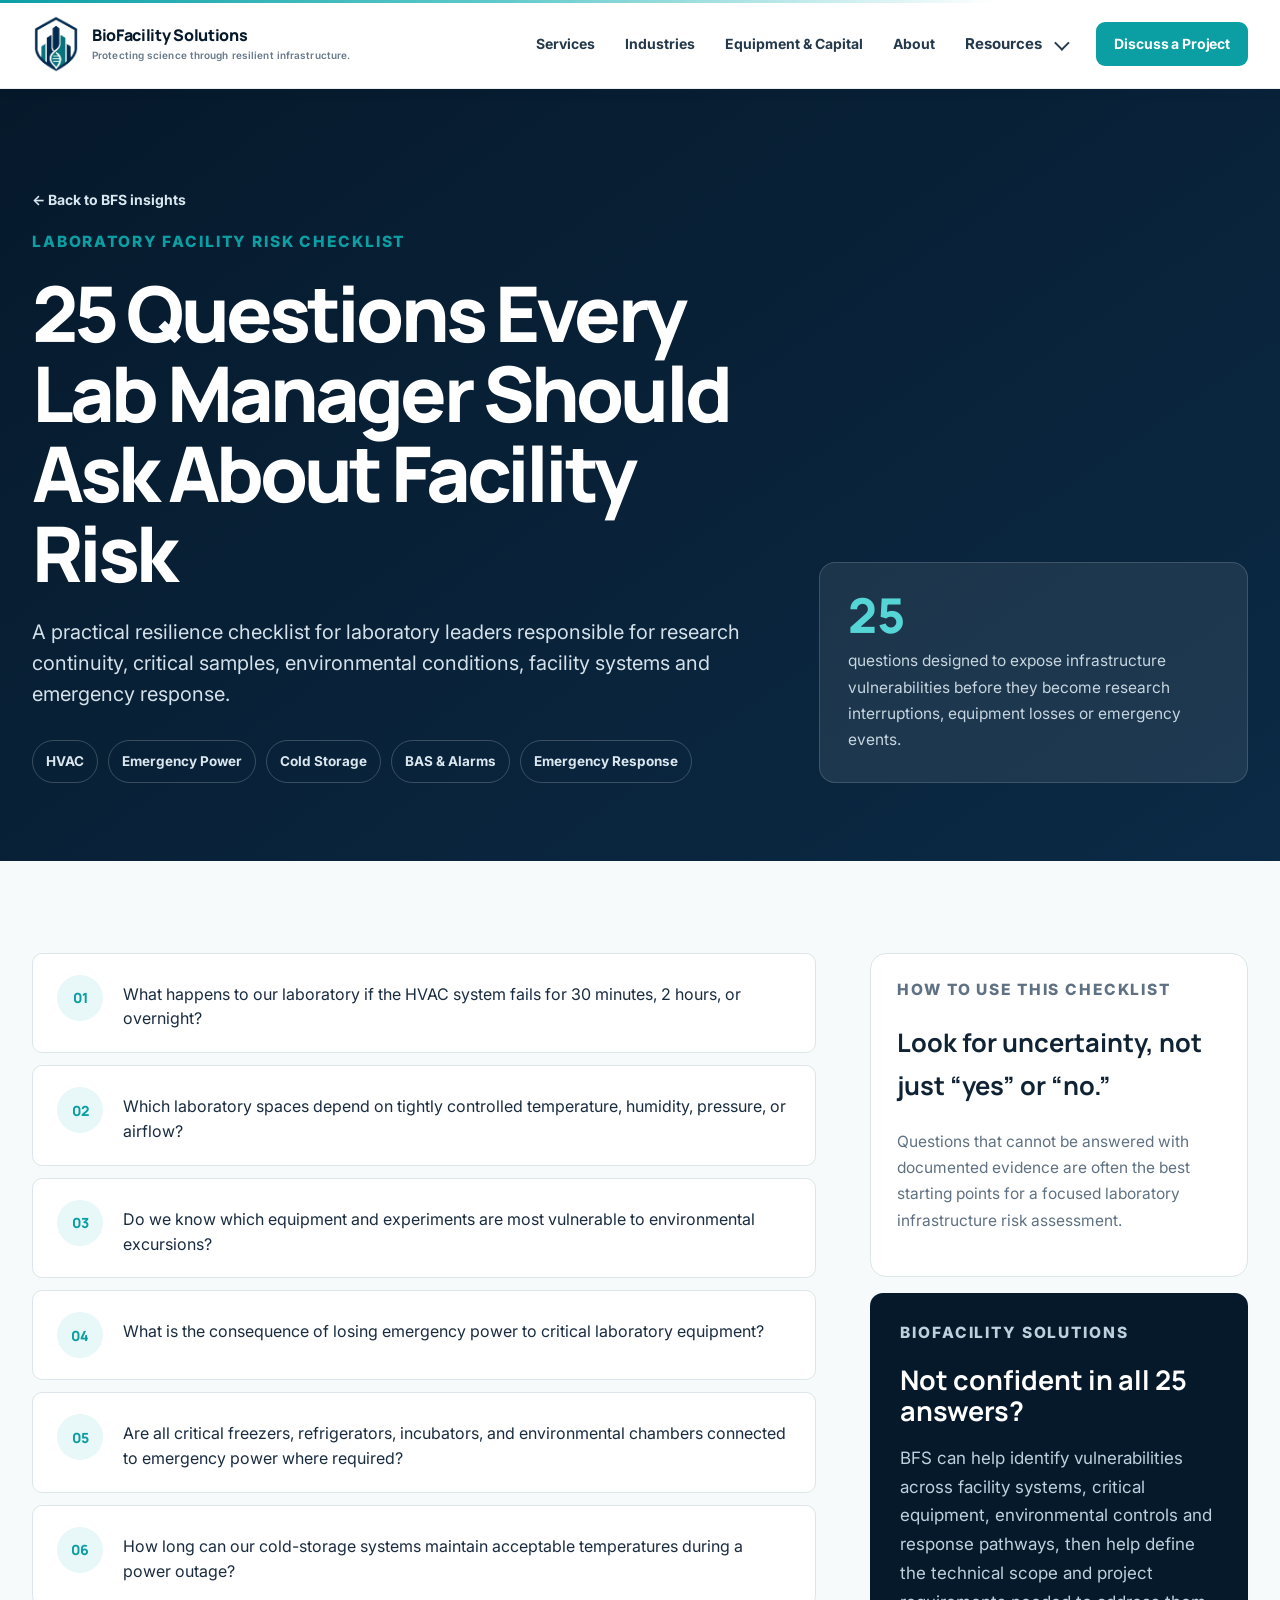
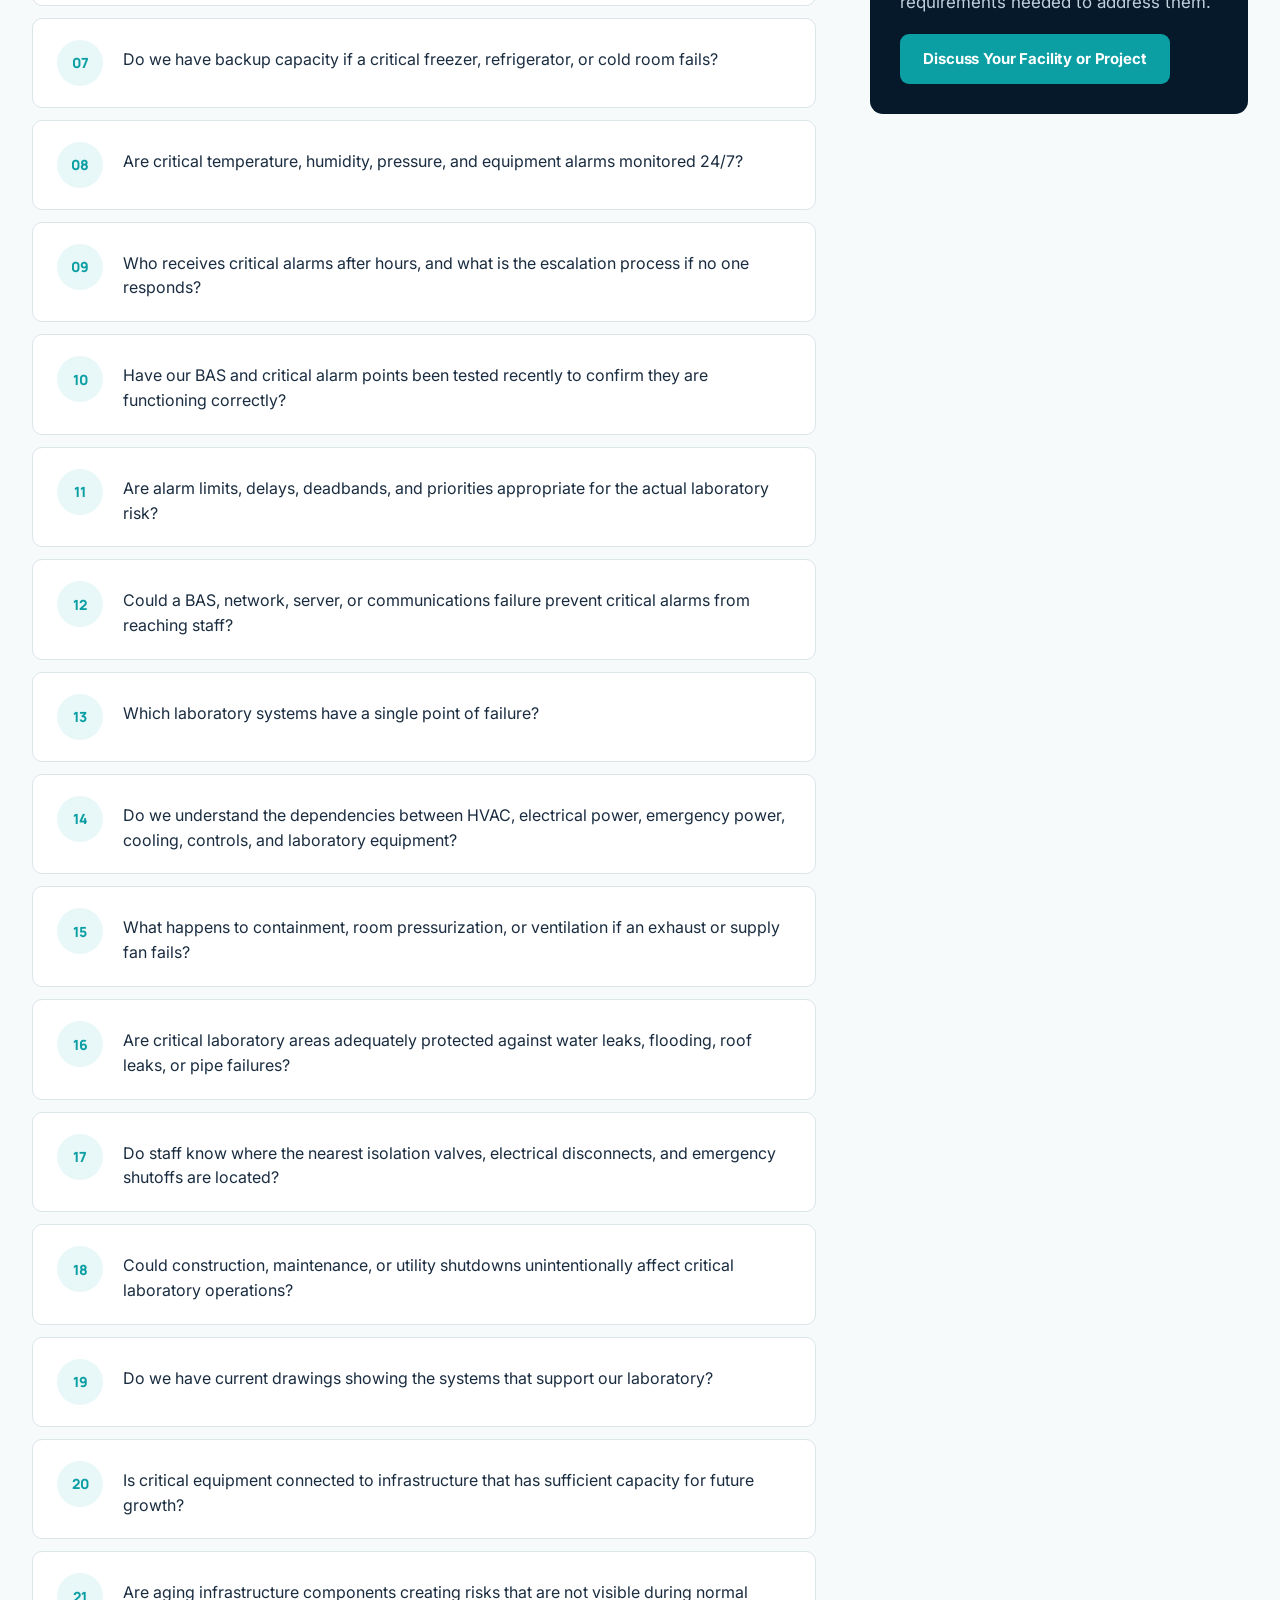
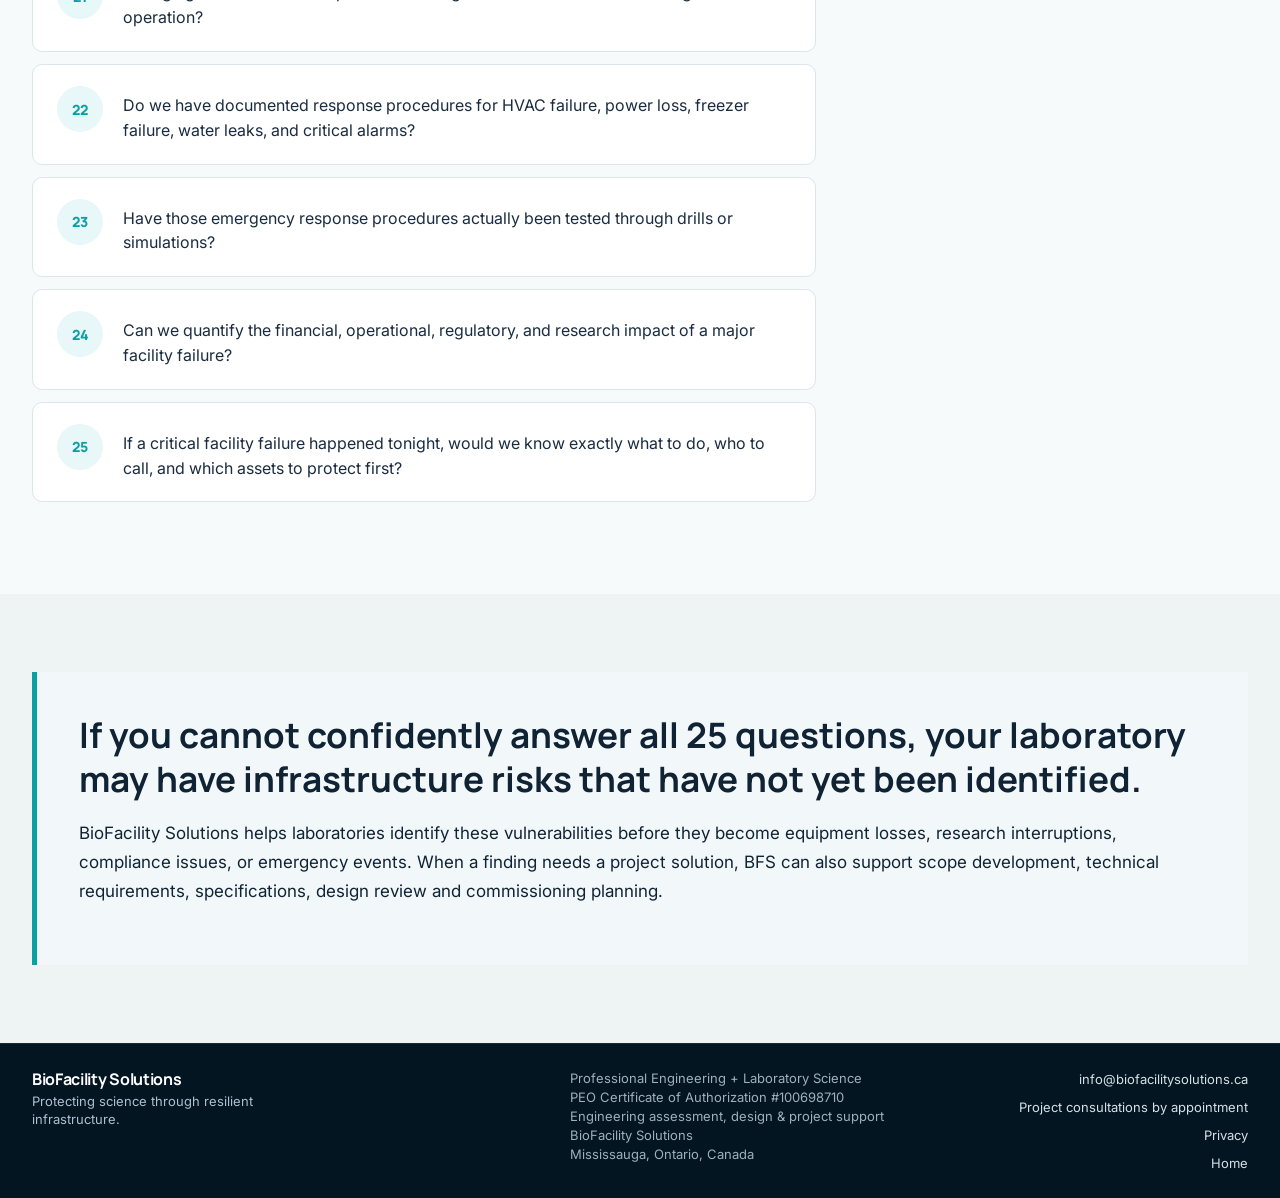
<file: 25-questions.html>
<!DOCTYPE html>

<html lang="en">
<head>
<meta charset="utf-8"/>
<meta content="width=device-width, initial-scale=1" name="viewport"/>
<meta content="A practical checklist for laboratory leaders covering HVAC, emergency power, cold storage, monitoring, alarms, utilities and emergency response." name="description"/>
<title>25 Questions Every Lab Manager Should Ask About Facility Risk | BFS</title>
<link href="https://fonts.googleapis.com" rel="preconnect"/>
<link crossorigin="" href="https://fonts.gstatic.com" rel="preconnect"/>
<link href="https://fonts.googleapis.com/css2?family=Inter:wght@400;500;600;700;800&amp;family=Manrope:wght@500;600;700;800&amp;display=swap" rel="stylesheet"/>
<link href="styles.css?v=34" rel="stylesheet"/>
<link href="assets/favicon.png" rel="icon" type="image/png"/>
<link href="https://biofacilitysolutions.ca/25-questions.html" rel="canonical"/><meta content="BioFacility Solutions" property="og:site_name"/><meta content="25 Questions Every Lab Manager Should Ask About Facility Risk | BFS" property="og:title"/><meta content="A practical checklist for laboratory leaders covering HVAC, emergency power, cold storage, monitoring, alarms, utilities and emergency response." property="og:description"/><meta content="article" property="og:type"/><meta content="https://biofacilitysolutions.ca/25-questions.html" property="og:url"/><meta content="https://biofacilitysolutions.ca/assets/bfs-social-preview.png" property="og:image"/><meta content="1200" property="og:image:width"/><meta content="630" property="og:image:height"/><meta content="BioFacility Solutions — Professional Engineering + Laboratory Science" property="og:image:alt"/><meta content="summary_large_image" name="twitter:card"/><meta content="25 Questions Every Lab Manager Should Ask About Facility Risk | BFS" name="twitter:title"/><meta content="A practical checklist for laboratory leaders covering HVAC, emergency power, cold storage, monitoring, alarms, utilities and emergency response." name="twitter:description"/><meta content="https://biofacilitysolutions.ca/assets/bfs-social-preview.png" name="twitter:image"/></head>
<body>
<header class="site-header" id="top">
<div class="container nav-wrap">
<a aria-label="BioFacility Solutions home" class="brand" href="index.html">
<img alt="" aria-hidden="true" class="brand-mark" src="assets/bfs-logo-mark.png"/>
<span class="brand-copy"><strong>BioFacility Solutions</strong><small>Protecting science through resilient infrastructure.</small></span>
</a>
<button aria-controls="site-nav" aria-expanded="false" class="menu-toggle">Menu</button>
<nav aria-label="Primary navigation" class="site-nav" id="site-nav">
<a href="index.html#services">Services</a>
<a href="index.html#industries">Industries</a>
<a href="index.html#funding">Equipment &amp; Capital</a>
<a href="index.html#about">About</a>
<div class="nav-dropdown">
<button aria-expanded="false" aria-haspopup="true" class="nav-dropdown-toggle" type="button">
            Resources <span aria-hidden="true" class="nav-caret"></span>
</button>
<div class="nav-dropdown-menu">
<a href="laboratory-infrastructure-risk-assessment.html"><strong>Risk Assessment Framework</strong><span>Framework, priorities &amp; deliverables</span></a>
<a href="25-questions.html"><strong>25-Question Checklist</strong><span>Facility-risk questions for lab leaders</span></a>
<a href="ult-freezer-infrastructure-guide.html"><strong>ULT Freezer Guide</strong><span>Power, cooling &amp; alarm scenarios</span></a>
<a href="critical-laboratory-alarm-guide.html"><strong>Critical Alarm Guide</strong><span>Detection, routing &amp; escalation</span></a>
<a href="standards-and-codes.html"><strong>Standards &amp; Codes Reference</strong><span>Engineering, laboratory &amp; regulatory basis</span></a>
</div>
</div>
<a class="btn btn-small" href="index.html#contact">Discuss a Project</a>
</nav>
</div>
</header>
<main>
<section class="resource-hero">
<div class="container resource-hero-grid">
<div>
<a class="back-link" href="index.html#insights">← Back to BFS insights</a>
<p class="eyebrow">Laboratory Facility Risk Checklist</p>
<h1>25 Questions Every Lab Manager Should Ask About Facility Risk</h1>
<p class="resource-lead">A practical resilience checklist for laboratory leaders responsible for research continuity, critical samples, environmental conditions, facility systems and emergency response.</p>
<div class="resource-meta"><span>HVAC</span><span>Emergency Power</span><span>Cold Storage</span><span>BAS &amp; Alarms</span><span>Emergency Response</span></div>
</div>
<aside class="resource-side">
<strong>25</strong>
<p>questions designed to expose infrastructure vulnerabilities before they become research interruptions, equipment losses or emergency events.</p>
</aside>
</div>
</section>
<section class="resource-content">
<div class="container resource-layout">
<div aria-label="25 laboratory facility risk questions" class="questions-list">
<article class="question-item"><p>What happens to our laboratory if the HVAC system fails for 30 minutes, 2 hours, or overnight?</p></article>
<article class="question-item"><p>Which laboratory spaces depend on tightly controlled temperature, humidity, pressure, or airflow?</p></article>
<article class="question-item"><p>Do we know which equipment and experiments are most vulnerable to environmental excursions?</p></article>
<article class="question-item"><p>What is the consequence of losing emergency power to critical laboratory equipment?</p></article>
<article class="question-item"><p>Are all critical freezers, refrigerators, incubators, and environmental chambers connected to emergency power where required?</p></article>
<article class="question-item"><p>How long can our cold-storage systems maintain acceptable temperatures during a power outage?</p></article>
<article class="question-item"><p>Do we have backup capacity if a critical freezer, refrigerator, or cold room fails?</p></article>
<article class="question-item"><p>Are critical temperature, humidity, pressure, and equipment alarms monitored 24/7?</p></article>
<article class="question-item"><p>Who receives critical alarms after hours, and what is the escalation process if no one responds?</p></article>
<article class="question-item"><p>Have our BAS and critical alarm points been tested recently to confirm they are functioning correctly?</p></article>
<article class="question-item"><p>Are alarm limits, delays, deadbands, and priorities appropriate for the actual laboratory risk?</p></article>
<article class="question-item"><p>Could a BAS, network, server, or communications failure prevent critical alarms from reaching staff?</p></article>
<article class="question-item"><p>Which laboratory systems have a single point of failure?</p></article>
<article class="question-item"><p>Do we understand the dependencies between HVAC, electrical power, emergency power, cooling, controls, and laboratory equipment?</p></article>
<article class="question-item"><p>What happens to containment, room pressurization, or ventilation if an exhaust or supply fan fails?</p></article>
<article class="question-item"><p>Are critical laboratory areas adequately protected against water leaks, flooding, roof leaks, or pipe failures?</p></article>
<article class="question-item"><p>Do staff know where the nearest isolation valves, electrical disconnects, and emergency shutoffs are located?</p></article>
<article class="question-item"><p>Could construction, maintenance, or utility shutdowns unintentionally affect critical laboratory operations?</p></article>
<article class="question-item"><p>Do we have current drawings showing the systems that support our laboratory?</p></article>
<article class="question-item"><p>Is critical equipment connected to infrastructure that has sufficient capacity for future growth?</p></article>
<article class="question-item"><p>Are aging infrastructure components creating risks that are not visible during normal operation?</p></article>
<article class="question-item"><p>Do we have documented response procedures for HVAC failure, power loss, freezer failure, water leaks, and critical alarms?</p></article>
<article class="question-item"><p>Have those emergency response procedures actually been tested through drills or simulations?</p></article>
<article class="question-item"><p>Can we quantify the financial, operational, regulatory, and research impact of a major facility failure?</p></article>
<article class="question-item"><p>If a critical facility failure happened tonight, would we know exactly what to do, who to call, and which assets to protect first?</p></article>
</div>
<aside class="resource-sidebar">
<div class="sidebar-card">
<p class="eyebrow">How to use this checklist</p>
<h2>Look for uncertainty, not just “yes” or “no.”</h2>
<p>Questions that cannot be answered with documented evidence are often the best starting points for a focused laboratory infrastructure risk assessment.</p>
</div>
<div class="resource-cta">
<p class="eyebrow">BioFacility Solutions</p>
<h3>Not confident in all 25 answers?</h3>
<p>BFS can help identify vulnerabilities across facility systems, critical equipment, environmental controls and response pathways, then help define the technical scope and project requirements needed to address them.</p>
<a class="btn" href="index.html#contact">Discuss Your Facility or Project</a>
</div>
</aside>
</div>
</section>
<section class="resource-bottom">
<div class="container">
<div class="callout">
<strong>If you cannot confidently answer all 25 questions, your laboratory may have infrastructure risks that have not yet been identified.</strong>
<p>BioFacility Solutions helps laboratories identify these vulnerabilities before they become equipment losses, research interruptions, compliance issues, or emergency events. When a finding needs a project solution, BFS can also support scope development, technical requirements, specifications, design review and commissioning planning.</p>
</div>
</div>
</section>
</main>
<footer class="site-footer">
<div class="container footer-grid">
<div><strong>BioFacility Solutions</strong><p class="footer-motto">Protecting science through resilient infrastructure.</p></div>
<div><p>Professional Engineering + Laboratory Science</p><p>PEO Certificate of Authorization #100698710</p><p>Engineering assessment, design &amp; project support</p><p>BioFacility Solutions</p><p>Mississauga, Ontario, Canada</p></div>
<div><a href="mailto:info@biofacilitysolutions.ca">info@biofacilitysolutions.ca</a><a href="mailto:info@biofacilitysolutions.ca?subject=Project%20Consultation">Project consultations by appointment</a><a href="privacy.html">Privacy</a><a href="index.html">Home</a></div>
</div>
</footer>
<script src="script.js?v=34"></script>
</body>
</html>
</file>
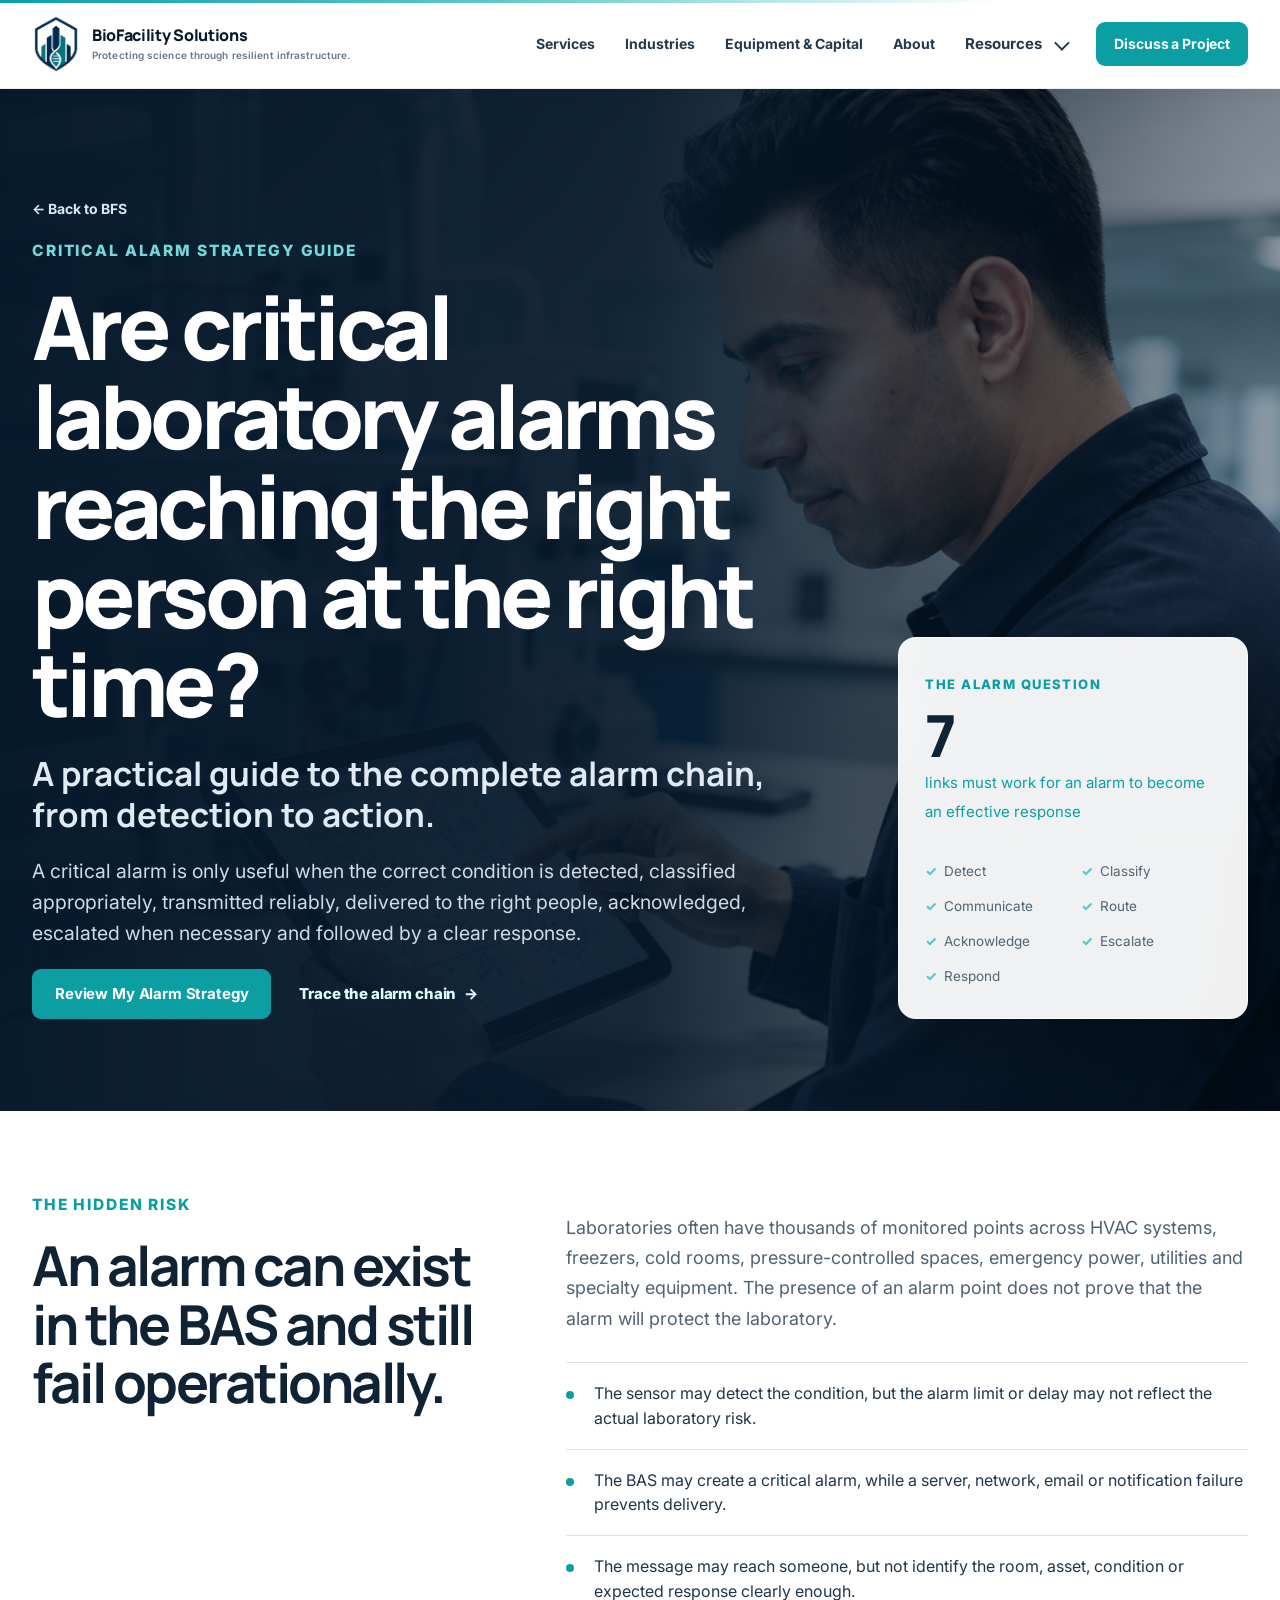
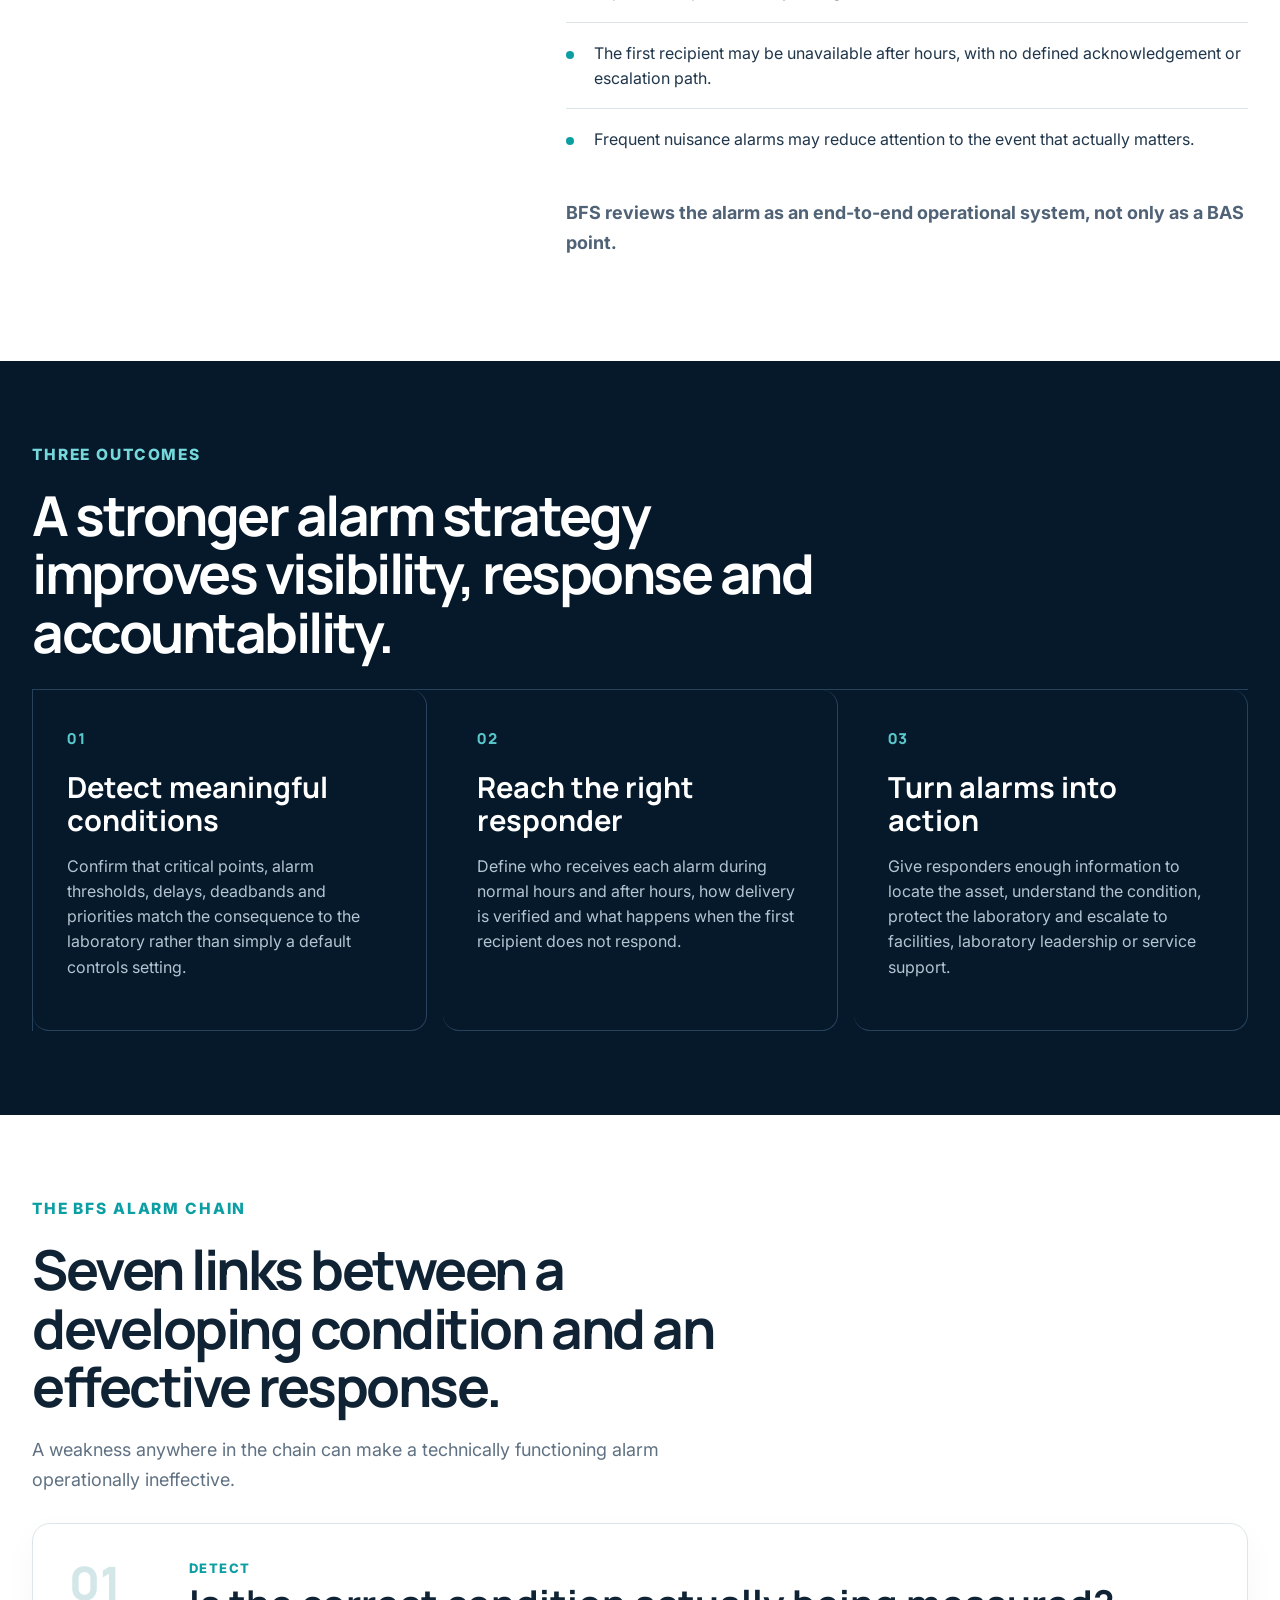
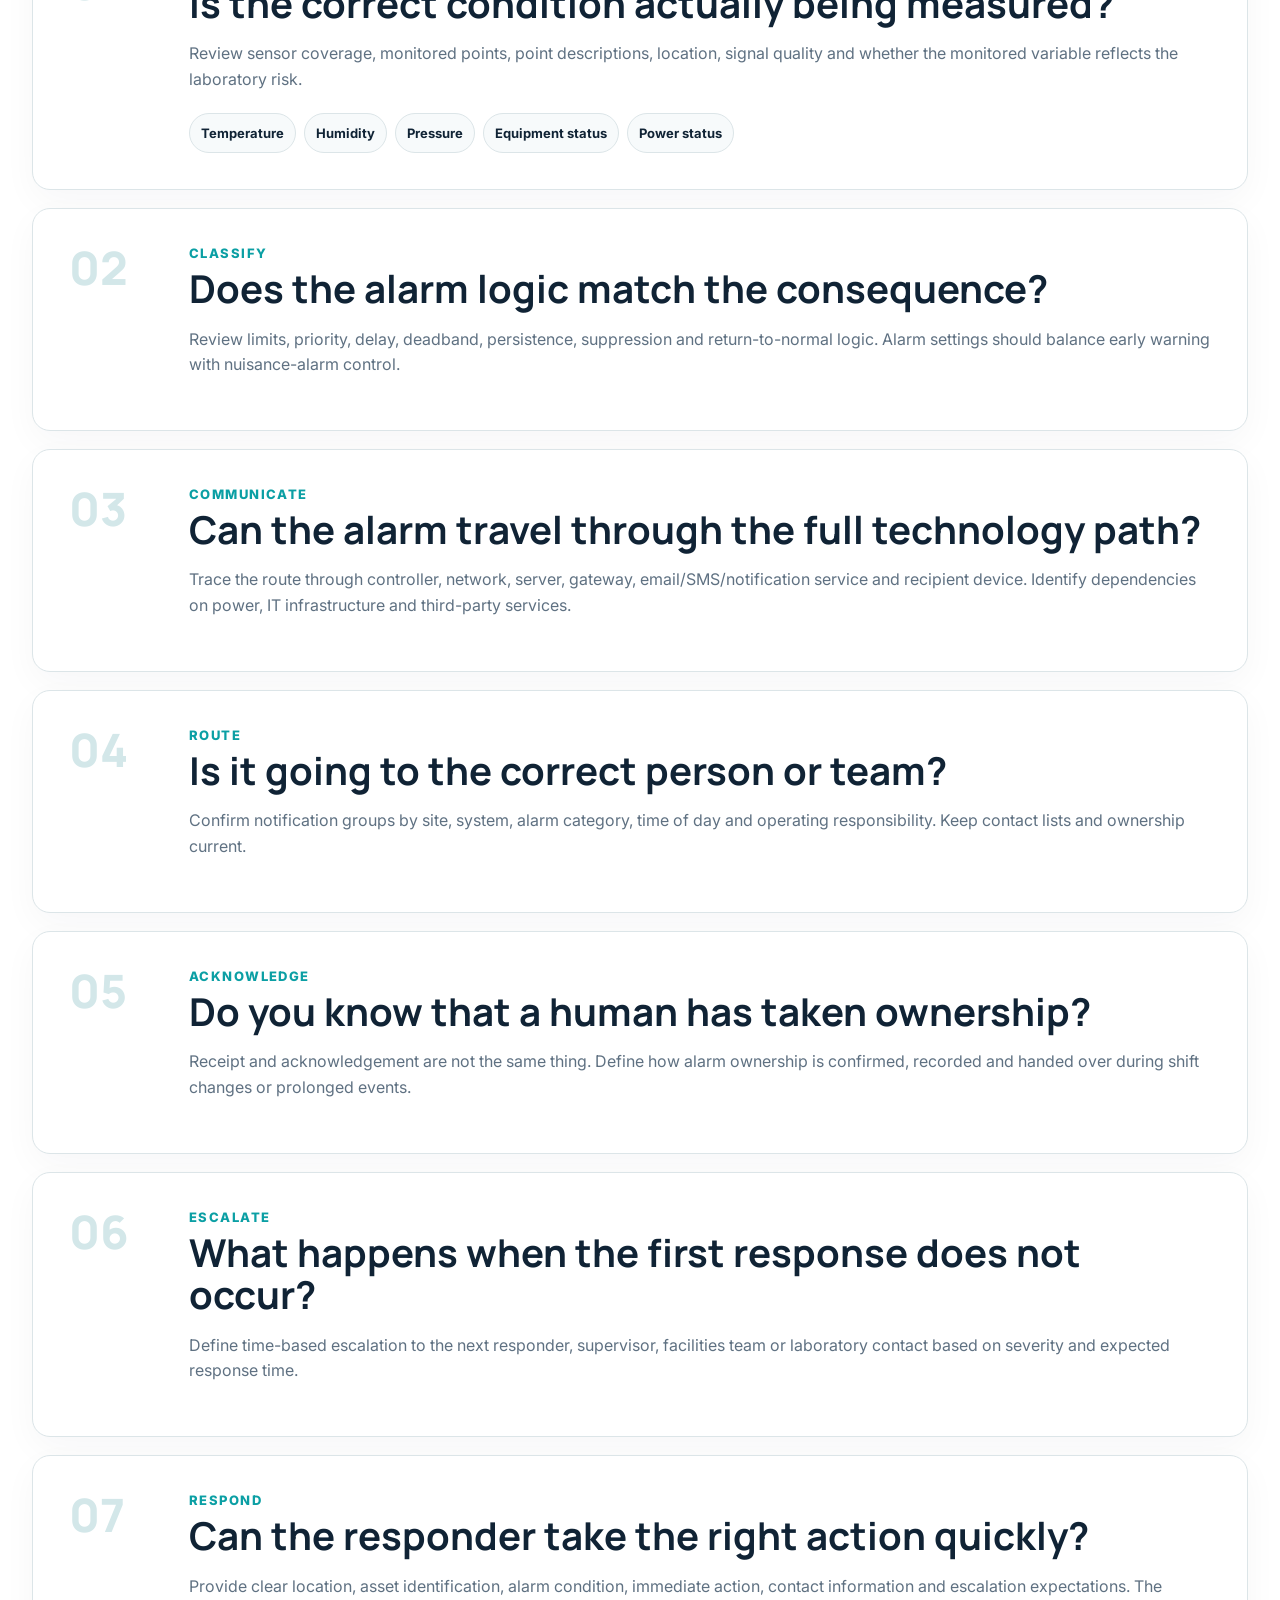
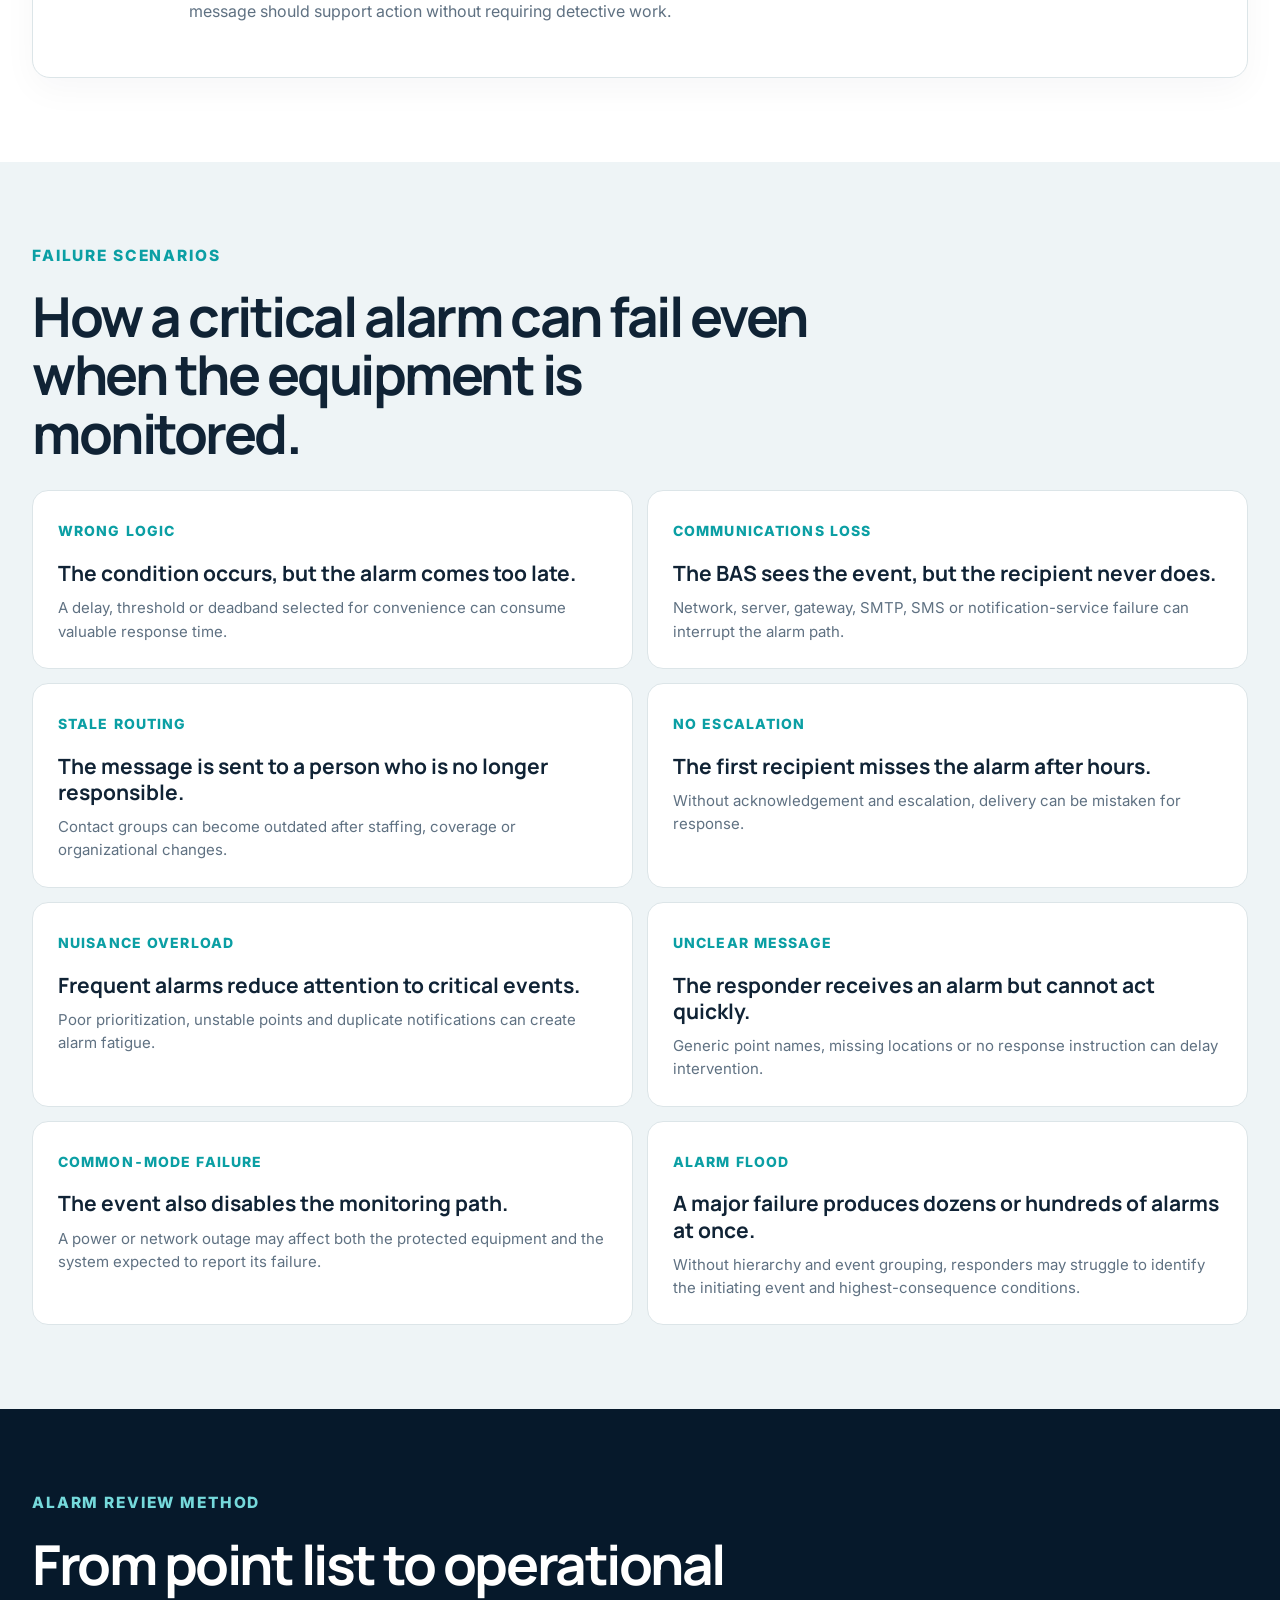
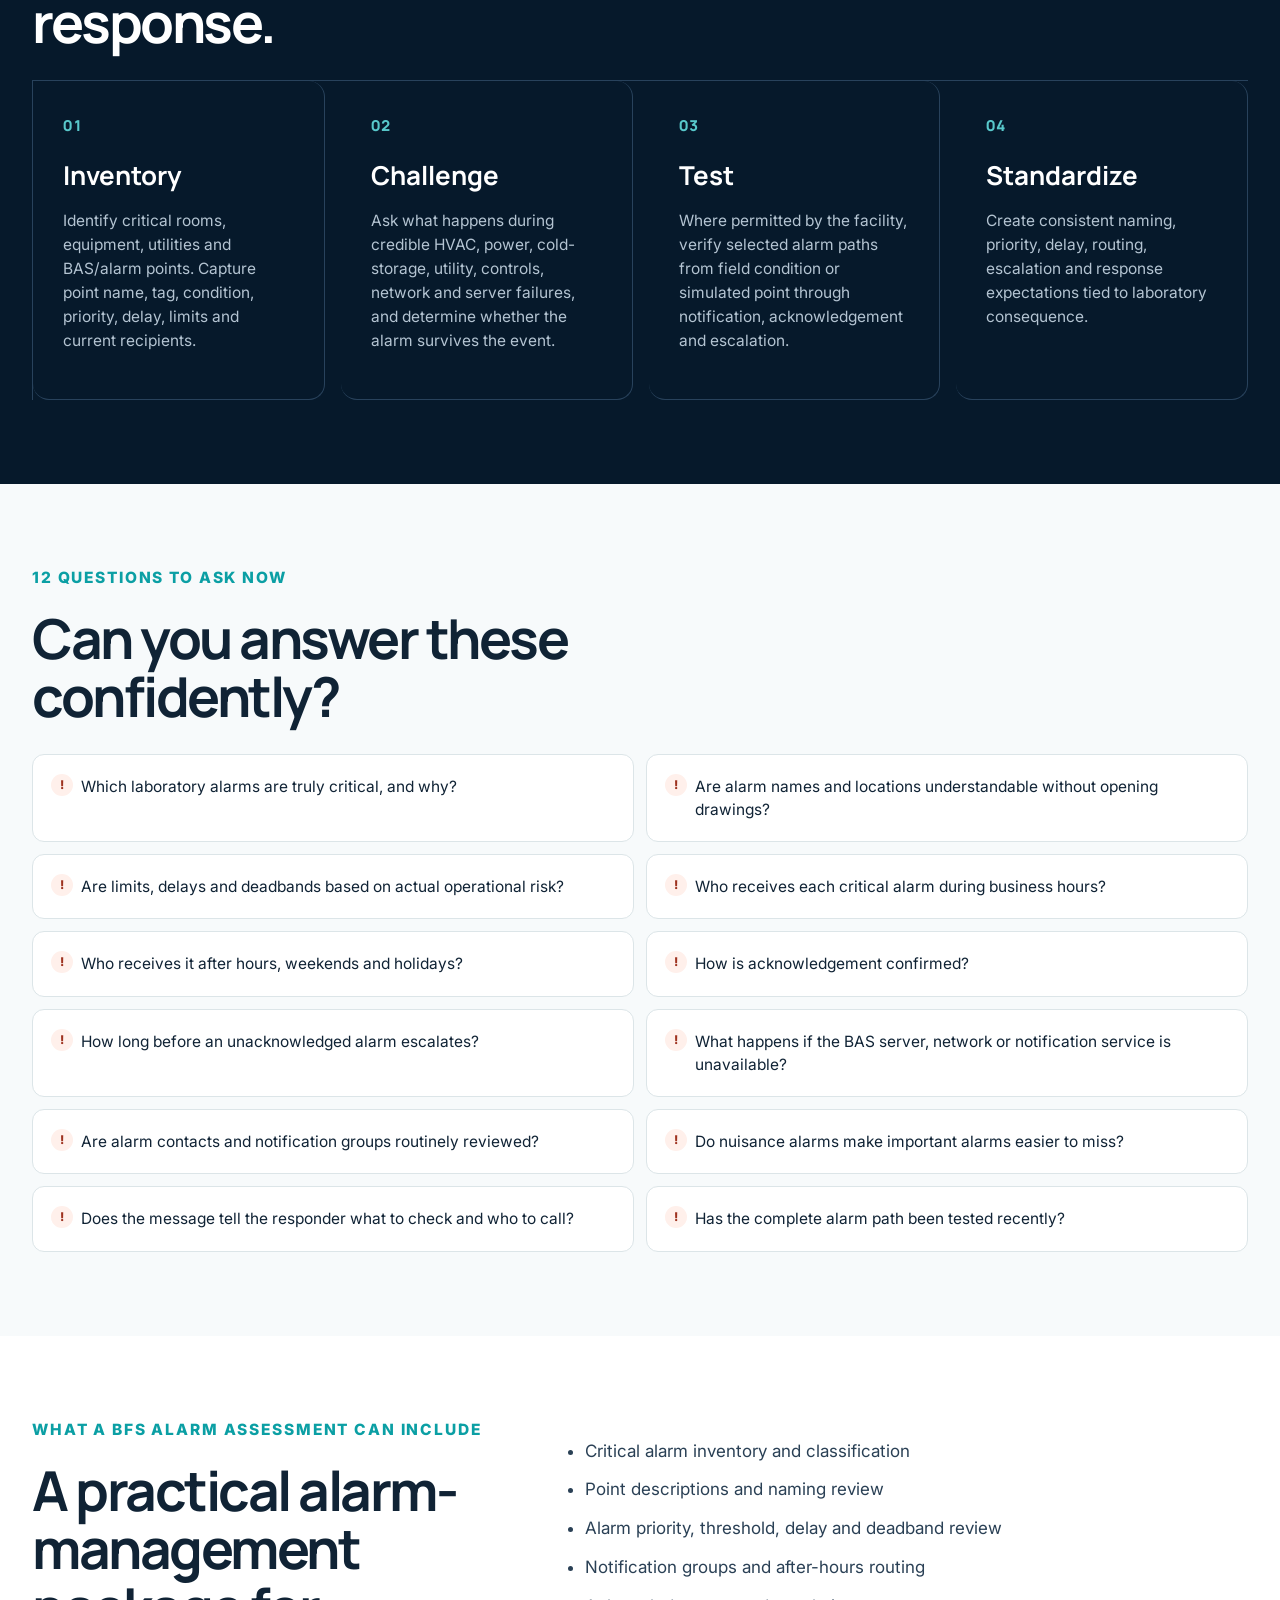
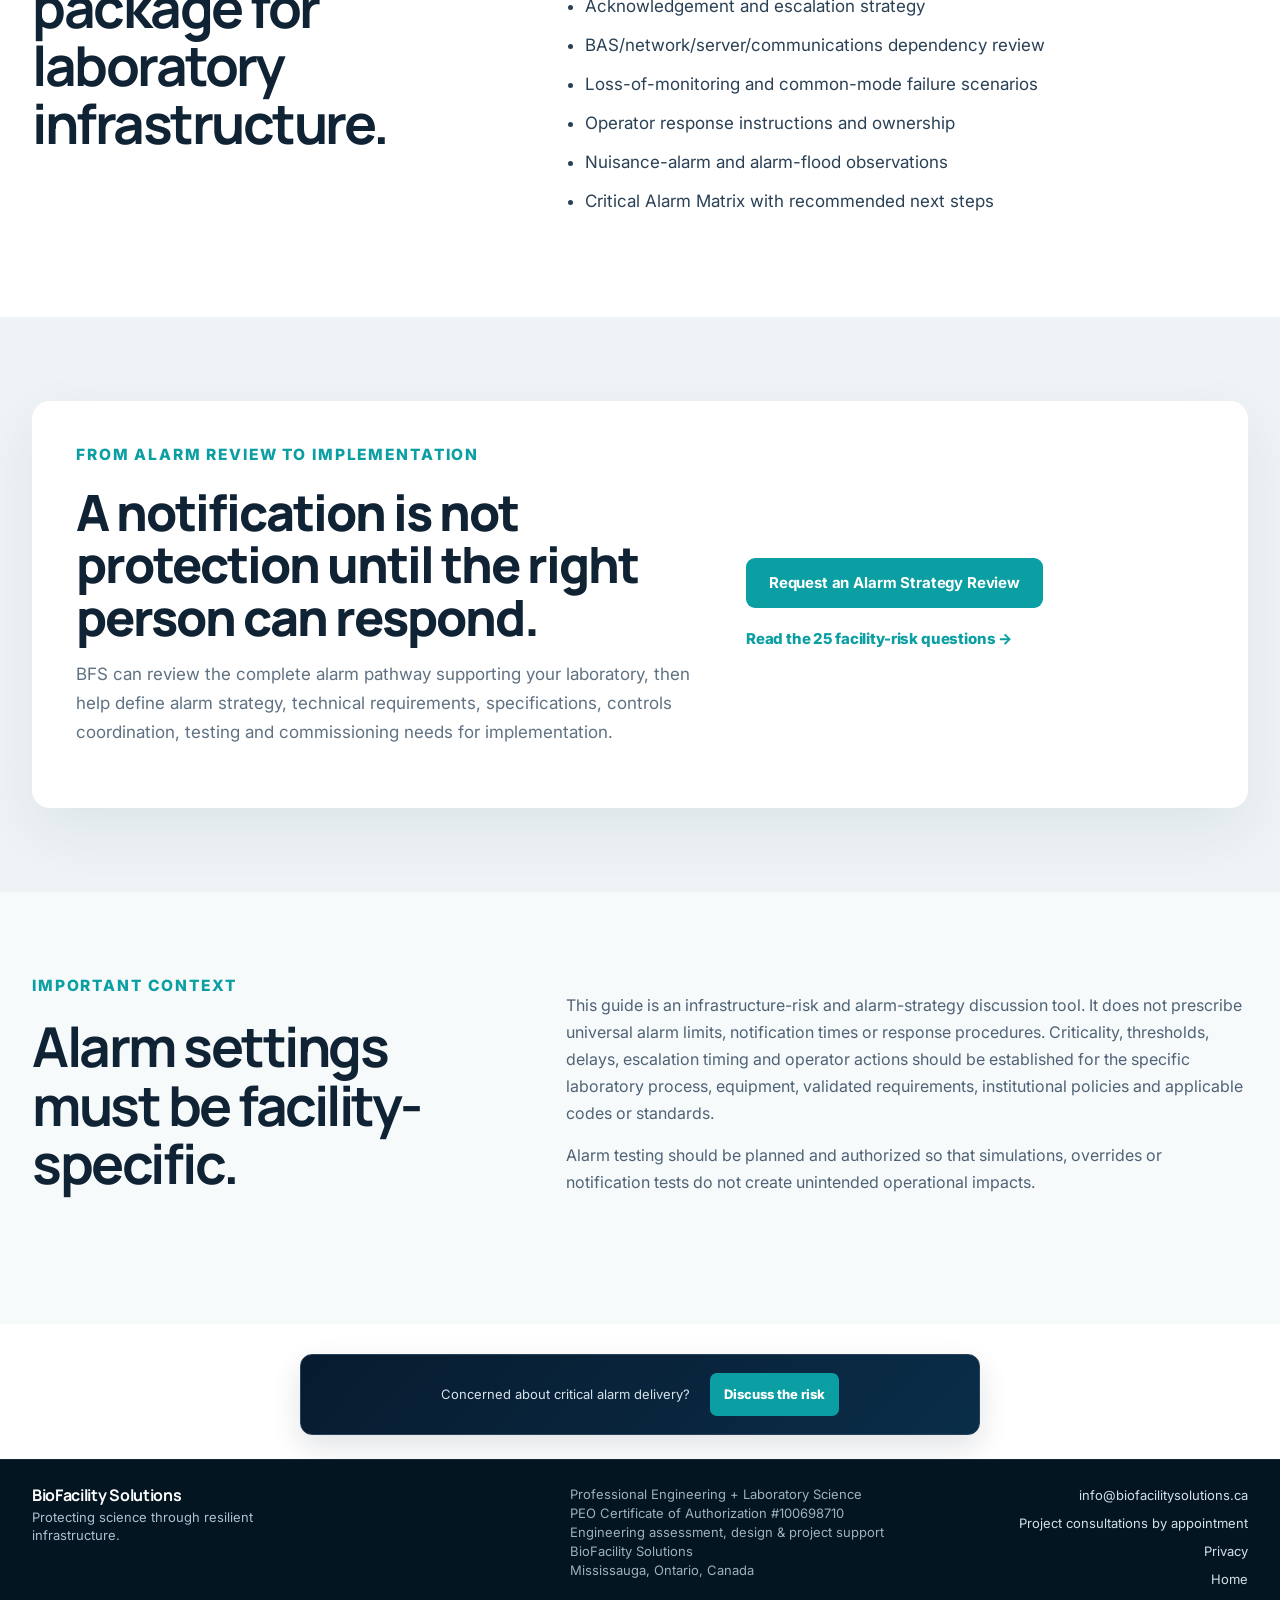
<file: critical-laboratory-alarm-guide.html>
<!DOCTYPE html>

<html lang="en">
<head>
<meta charset="utf-8"/>
<meta content="width=device-width, initial-scale=1" name="viewport"/>
<meta content="A BFS guide to laboratory alarm detection, classification, communications, routing, acknowledgement, escalation and response." name="description"/>
<title>Critical Laboratory Alarm Guide | BioFacility Solutions</title>
<link href="https://fonts.googleapis.com" rel="preconnect"/>
<link crossorigin="" href="https://fonts.gstatic.com" rel="preconnect"/>
<link href="https://fonts.googleapis.com/css2?family=Inter:wght@400;500;600;700;800&amp;family=Manrope:wght@500;600;700;800&amp;display=swap" rel="stylesheet"/>
<link href="styles.css?v=34" rel="stylesheet"/>
<link href="assets/favicon.png" rel="icon" type="image/png"/>
<link href="https://biofacilitysolutions.ca/critical-laboratory-alarm-guide.html" rel="canonical"/><meta content="BioFacility Solutions" property="og:site_name"/><meta content="Critical Laboratory Alarm Guide | BioFacility Solutions" property="og:title"/><meta content="A BFS guide to laboratory alarm detection, classification, communications, routing, acknowledgement, escalation and response." property="og:description"/><meta content="article" property="og:type"/><meta content="https://biofacilitysolutions.ca/critical-laboratory-alarm-guide.html" property="og:url"/><meta content="https://biofacilitysolutions.ca/assets/bfs-social-preview.png" property="og:image"/><meta content="1200" property="og:image:width"/><meta content="630" property="og:image:height"/><meta content="BioFacility Solutions — Professional Engineering + Laboratory Science" property="og:image:alt"/><meta content="summary_large_image" name="twitter:card"/><meta content="Critical Laboratory Alarm Guide | BioFacility Solutions" name="twitter:title"/><meta content="A BFS guide to laboratory alarm detection, classification, communications, routing, acknowledgement, escalation and response." name="twitter:description"/><meta content="https://biofacilitysolutions.ca/assets/bfs-social-preview.png" name="twitter:image"/></head>
<body>
<header class="site-header" id="top">
<div class="container nav-wrap">
<a aria-label="BioFacility Solutions home" class="brand" href="index.html">
<img alt="" aria-hidden="true" class="brand-mark" src="assets/bfs-logo-mark.png"/>
<span class="brand-copy"><strong>BioFacility Solutions</strong><small>Protecting science through resilient infrastructure.</small></span>
</a>
<button aria-controls="site-nav" aria-expanded="false" class="menu-toggle">Menu</button>
<nav aria-label="Primary navigation" class="site-nav" id="site-nav">
<a href="index.html#services">Services</a>
<a href="index.html#industries">Industries</a>
<a href="index.html#funding">Equipment &amp; Capital</a>
<a href="index.html#about">About</a>
<div class="nav-dropdown">
<button aria-expanded="false" aria-haspopup="true" class="nav-dropdown-toggle" type="button">
            Resources <span aria-hidden="true" class="nav-caret"></span>
</button>
<div class="nav-dropdown-menu">
<a href="laboratory-infrastructure-risk-assessment.html"><strong>Risk Assessment Framework</strong><span>Framework, priorities &amp; deliverables</span></a>
<a href="25-questions.html"><strong>25-Question Checklist</strong><span>Facility-risk questions for lab leaders</span></a>
<a href="ult-freezer-infrastructure-guide.html"><strong>ULT Freezer Guide</strong><span>Power, cooling &amp; alarm scenarios</span></a>
<a href="critical-laboratory-alarm-guide.html"><strong>Critical Alarm Guide</strong><span>Detection, routing &amp; escalation</span></a>
<a href="standards-and-codes.html"><strong>Standards &amp; Codes Reference</strong><span>Engineering, laboratory &amp; regulatory basis</span></a>
</div>
</div>
<a class="btn btn-small" href="index.html#contact">Discuss a Project</a>
</nav>
</div>
</header>
<main>
<section class="playbook-hero">
<div aria-hidden="true" class="playbook-hero-media"><img alt="" src="assets/hero-lab.png"/><div></div></div>
<div class="container playbook-hero-grid">
<div class="playbook-hero-copy reveal">
<a class="back-link" href="index.html">← Back to BFS</a>
<p class="eyebrow">Critical Alarm Strategy Guide</p>
<h1>Are critical laboratory alarms reaching the right person at the right time?</h1>
<p class="playbook-subhead">A practical guide to the complete alarm chain, from detection to action.</p>
<p class="playbook-lead">A critical alarm is only useful when the correct condition is detected, classified appropriately, transmitted reliably, delivered to the right people, acknowledged, escalated when necessary and followed by a clear response.</p>
<div class="hero-actions">
<a class="btn" href="index.html#contact">Review My Alarm Strategy</a>
<a class="text-link" href="#alarm-chain">Trace the alarm chain <span aria-hidden="true">→</span></a>
</div>
</div>
<aside class="playbook-summary reveal alarm-summary">
<p class="risk-kicker">The alarm question</p>
<strong>7</strong>
<span>links must work for an alarm to become an effective response</span>
<ul><li>Detect</li><li>Classify</li><li>Communicate</li><li>Route</li><li>Acknowledge</li><li>Escalate</li><li>Respond</li></ul>
</aside>
</div>
</section>
<section class="section playbook-intro">
<div class="container playbook-two-col">
<div class="section-heading reveal"><p class="eyebrow">The hidden risk</p><h2>An alarm can exist in the BAS and still fail operationally.</h2></div>
<div class="playbook-copy reveal">
<p>Laboratories often have thousands of monitored points across HVAC systems, freezers, cold rooms, pressure-controlled spaces, emergency power, utilities and specialty equipment. The presence of an alarm point does not prove that the alarm will protect the laboratory.</p>
<ul class="gap-list">
<li>The sensor may detect the condition, but the alarm limit or delay may not reflect the actual laboratory risk.</li>
<li>The BAS may create a critical alarm, while a server, network, email or notification failure prevents delivery.</li>
<li>The message may reach someone, but not identify the room, asset, condition or expected response clearly enough.</li>
<li>The first recipient may be unavailable after hours, with no defined acknowledgement or escalation path.</li>
<li>Frequent nuisance alarms may reduce attention to the event that actually matters.</li>
</ul>
<p><strong>BFS reviews the alarm as an end-to-end operational system, not only as a BAS point.</strong></p>
</div>
</div>
</section>
<section class="section section-navy outcomes-section">
<div class="container">
<div class="section-heading light reveal"><p class="eyebrow">Three outcomes</p><h2>A stronger alarm strategy improves visibility, response and accountability.</h2></div>
<div class="outcome-grid">
<article class="outcome-card reveal"><span>01</span><h3>Detect meaningful conditions</h3><p>Confirm that critical points, alarm thresholds, delays, deadbands and priorities match the consequence to the laboratory rather than simply a default controls setting.</p></article>
<article class="outcome-card reveal"><span>02</span><h3>Reach the right responder</h3><p>Define who receives each alarm during normal hours and after hours, how delivery is verified and what happens when the first recipient does not respond.</p></article>
<article class="outcome-card reveal"><span>03</span><h3>Turn alarms into action</h3><p>Give responders enough information to locate the asset, understand the condition, protect the laboratory and escalate to facilities, laboratory leadership or service support.</p></article>
</div>
</div>
</section>
<section class="section framework-section" id="alarm-chain">
<div class="container">
<div class="section-heading reveal"><p class="eyebrow">The BFS Alarm Chain</p><h2>Seven links between a developing condition and an effective response.</h2><p>A weakness anywhere in the chain can make a technically functioning alarm operationally ineffective.</p></div>
<div class="layer-stack">
<article class="layer-card reveal"><div class="layer-number">01</div><div><p class="layer-label">Detect</p><h3>Is the correct condition actually being measured?</h3><p>Review sensor coverage, monitored points, point descriptions, location, signal quality and whether the monitored variable reflects the laboratory risk.</p><div class="mini-tags"><span>Temperature</span><span>Humidity</span><span>Pressure</span><span>Equipment status</span><span>Power status</span></div></div></article>
<article class="layer-card reveal"><div class="layer-number">02</div><div><p class="layer-label">Classify</p><h3>Does the alarm logic match the consequence?</h3><p>Review limits, priority, delay, deadband, persistence, suppression and return-to-normal logic. Alarm settings should balance early warning with nuisance-alarm control.</p></div></article>
<article class="layer-card reveal"><div class="layer-number">03</div><div><p class="layer-label">Communicate</p><h3>Can the alarm travel through the full technology path?</h3><p>Trace the route through controller, network, server, gateway, email/SMS/notification service and recipient device. Identify dependencies on power, IT infrastructure and third-party services.</p></div></article>
<article class="layer-card reveal"><div class="layer-number">04</div><div><p class="layer-label">Route</p><h3>Is it going to the correct person or team?</h3><p>Confirm notification groups by site, system, alarm category, time of day and operating responsibility. Keep contact lists and ownership current.</p></div></article>
<article class="layer-card reveal"><div class="layer-number">05</div><div><p class="layer-label">Acknowledge</p><h3>Do you know that a human has taken ownership?</h3><p>Receipt and acknowledgement are not the same thing. Define how alarm ownership is confirmed, recorded and handed over during shift changes or prolonged events.</p></div></article>
<article class="layer-card reveal"><div class="layer-number">06</div><div><p class="layer-label">Escalate</p><h3>What happens when the first response does not occur?</h3><p>Define time-based escalation to the next responder, supervisor, facilities team or laboratory contact based on severity and expected response time.</p></div></article>
<article class="layer-card reveal"><div class="layer-number">07</div><div><p class="layer-label">Respond</p><h3>Can the responder take the right action quickly?</h3><p>Provide clear location, asset identification, alarm condition, immediate action, contact information and escalation expectations. The message should support action without requiring detective work.</p></div></article>
</div>
</div>
</section>
<section class="section risk-priority-section">
<div class="container">
<div class="section-heading reveal"><p class="eyebrow">Failure Scenarios</p><h2>How a critical alarm can fail even when the equipment is monitored.</h2></div>
<div class="combo-grid">
<article class="combo-card reveal"><span>Wrong logic</span><h3>The condition occurs, but the alarm comes too late.</h3><p>A delay, threshold or deadband selected for convenience can consume valuable response time.</p></article>
<article class="combo-card reveal"><span>Communications loss</span><h3>The BAS sees the event, but the recipient never does.</h3><p>Network, server, gateway, SMTP, SMS or notification-service failure can interrupt the alarm path.</p></article>
<article class="combo-card reveal"><span>Stale routing</span><h3>The message is sent to a person who is no longer responsible.</h3><p>Contact groups can become outdated after staffing, coverage or organizational changes.</p></article>
<article class="combo-card reveal"><span>No escalation</span><h3>The first recipient misses the alarm after hours.</h3><p>Without acknowledgement and escalation, delivery can be mistaken for response.</p></article>
<article class="combo-card reveal"><span>Nuisance overload</span><h3>Frequent alarms reduce attention to critical events.</h3><p>Poor prioritization, unstable points and duplicate notifications can create alarm fatigue.</p></article>
<article class="combo-card reveal"><span>Unclear message</span><h3>The responder receives an alarm but cannot act quickly.</h3><p>Generic point names, missing locations or no response instruction can delay intervention.</p></article>
<article class="combo-card reveal"><span>Common-mode failure</span><h3>The event also disables the monitoring path.</h3><p>A power or network outage may affect both the protected equipment and the system expected to report its failure.</p></article>
<article class="combo-card reveal"><span>Alarm flood</span><h3>A major failure produces dozens or hundreds of alarms at once.</h3><p>Without hierarchy and event grouping, responders may struggle to identify the initiating event and highest-consequence conditions.</p></article>
</div>
</div>
</section>
<section class="section section-navy">
<div class="container">
<div class="section-heading light reveal"><p class="eyebrow">Alarm Review Method</p><h2>From point list to operational response.</h2></div>
<div class="process-timeline">
<article class="process-step reveal"><span>01</span><h3>Inventory</h3><p>Identify critical rooms, equipment, utilities and BAS/alarm points. Capture point name, tag, condition, priority, delay, limits and current recipients.</p></article>
<article class="process-step reveal"><span>02</span><h3>Challenge</h3><p>Ask what happens during credible HVAC, power, cold-storage, utility, controls, network and server failures, and determine whether the alarm survives the event.</p></article>
<article class="process-step reveal"><span>03</span><h3>Test</h3><p>Where permitted by the facility, verify selected alarm paths from field condition or simulated point through notification, acknowledgement and escalation.</p></article>
<article class="process-step reveal"><span>04</span><h3>Standardize</h3><p>Create consistent naming, priority, delay, routing, escalation and response expectations tied to laboratory consequence.</p></article>
</div>
</div>
</section>
<section class="section warning-section">
<div class="container">
<div class="section-heading reveal"><p class="eyebrow">12 questions to ask now</p><h2>Can you answer these confidently?</h2></div>
<div class="warning-grid">
<div class="warning-item reveal">Which laboratory alarms are truly critical, and why?</div>
<div class="warning-item reveal">Are alarm names and locations understandable without opening drawings?</div>
<div class="warning-item reveal">Are limits, delays and deadbands based on actual operational risk?</div>
<div class="warning-item reveal">Who receives each critical alarm during business hours?</div>
<div class="warning-item reveal">Who receives it after hours, weekends and holidays?</div>
<div class="warning-item reveal">How is acknowledgement confirmed?</div>
<div class="warning-item reveal">How long before an unacknowledged alarm escalates?</div>
<div class="warning-item reveal">What happens if the BAS server, network or notification service is unavailable?</div>
<div class="warning-item reveal">Are alarm contacts and notification groups routinely reviewed?</div>
<div class="warning-item reveal">Do nuisance alarms make important alarms easier to miss?</div>
<div class="warning-item reveal">Does the message tell the responder what to check and who to call?</div>
<div class="warning-item reveal">Has the complete alarm path been tested recently?</div>
</div>
</div>
</section>
<section class="section why-bfs-section">
<div class="container playbook-two-col">
<div class="section-heading reveal"><p class="eyebrow">What a BFS alarm assessment can include</p><h2>A practical alarm-management package for laboratory infrastructure.</h2></div>
<div class="why-bfs-copy reveal">
<ul>
<li>Critical alarm inventory and classification</li>
<li>Point descriptions and naming review</li>
<li>Alarm priority, threshold, delay and deadband review</li>
<li>Notification groups and after-hours routing</li>
<li>Acknowledgement and escalation strategy</li>
<li>BAS/network/server/communications dependency review</li>
<li>Loss-of-monitoring and common-mode failure scenarios</li>
<li>Operator response instructions and ownership</li>
<li>Nuisance-alarm and alarm-flood observations</li>
<li>Critical Alarm Matrix with recommended next steps</li>
</ul>
</div>
</div>
</section>
<section class="section final-playbook-cta">
<div class="container final-cta-card reveal">
<div><p class="eyebrow">From alarm review to implementation</p><h2>A notification is not protection until the right person can respond.</h2><p>BFS can review the complete alarm pathway supporting your laboratory, then help define alarm strategy, technical requirements, specifications, controls coordination, testing and commissioning needs for implementation.</p></div>
<div class="final-cta-actions"><a class="btn" href="index.html#contact">Request an Alarm Strategy Review</a><a class="text-link dark" href="25-questions.html">Read the 25 facility-risk questions →</a></div>
</div>
</section>
<section class="section reference-section">
<div class="container playbook-two-col">
<div class="section-heading reveal"><p class="eyebrow">Important context</p><h2>Alarm settings must be facility-specific.</h2></div>
<div class="playbook-copy reveal"><p>This guide is an infrastructure-risk and alarm-strategy discussion tool. It does not prescribe universal alarm limits, notification times or response procedures. Criticality, thresholds, delays, escalation timing and operator actions should be established for the specific laboratory process, equipment, validated requirements, institutional policies and applicable codes or standards.</p><p>Alarm testing should be planned and authorized so that simulations, overrides or notification tests do not create unintended operational impacts.</p></div>
</div>
</section>
</main>
<div class="end-assessment-cta"><span>Concerned about critical alarm delivery?</span><a href="index.html#contact">Discuss the risk</a></div>
<footer class="site-footer">
<div class="container footer-grid">
<div><strong>BioFacility Solutions</strong><p class="footer-motto">Protecting science through resilient infrastructure.</p></div>
<div><p>Professional Engineering + Laboratory Science</p><p>PEO Certificate of Authorization #100698710</p><p>Engineering assessment, design &amp; project support</p><p>BioFacility Solutions</p><p>Mississauga, Ontario, Canada</p></div>
<div><a href="mailto:info@biofacilitysolutions.ca">info@biofacilitysolutions.ca</a><a href="mailto:info@biofacilitysolutions.ca?subject=Project%20Consultation">Project consultations by appointment</a><a href="privacy.html">Privacy</a><a href="index.html">Home</a></div>
</div>
</footer>
<script src="script.js?v=34"></script>
</body>
</html>
</file>
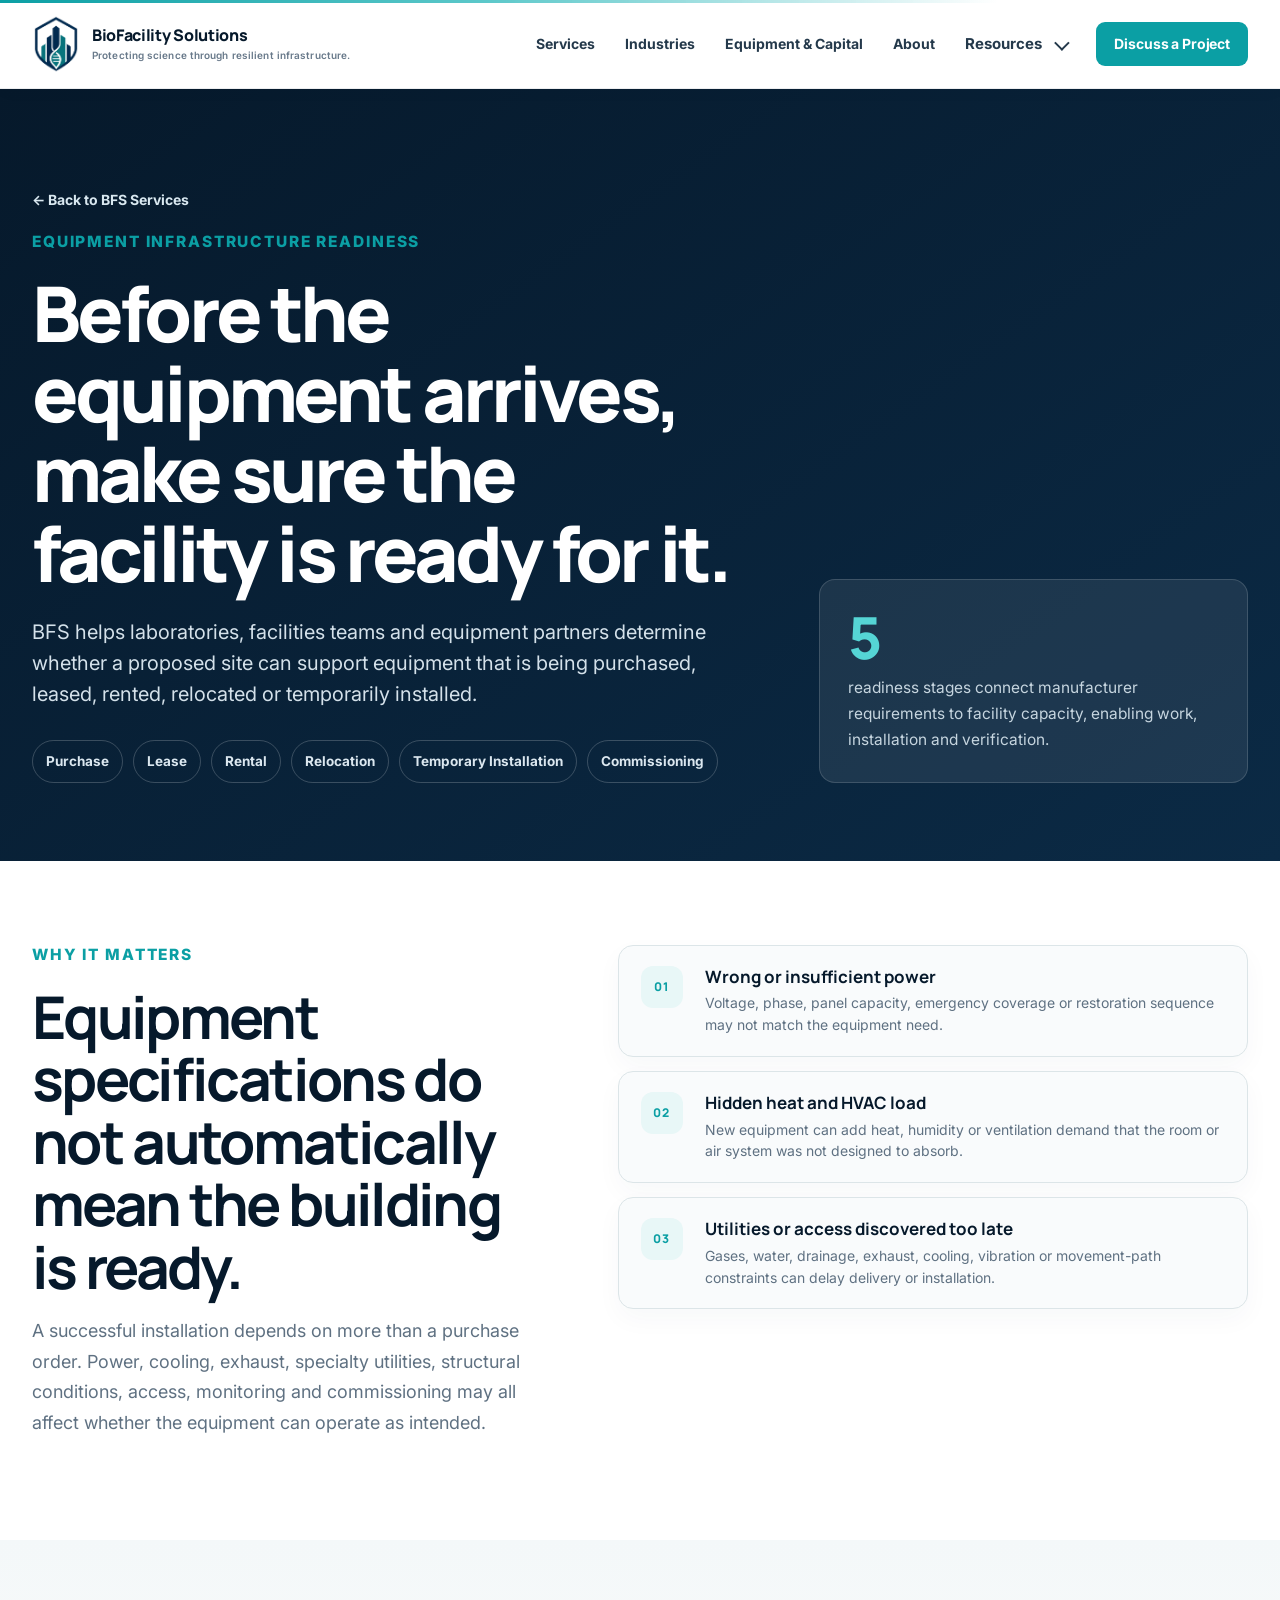
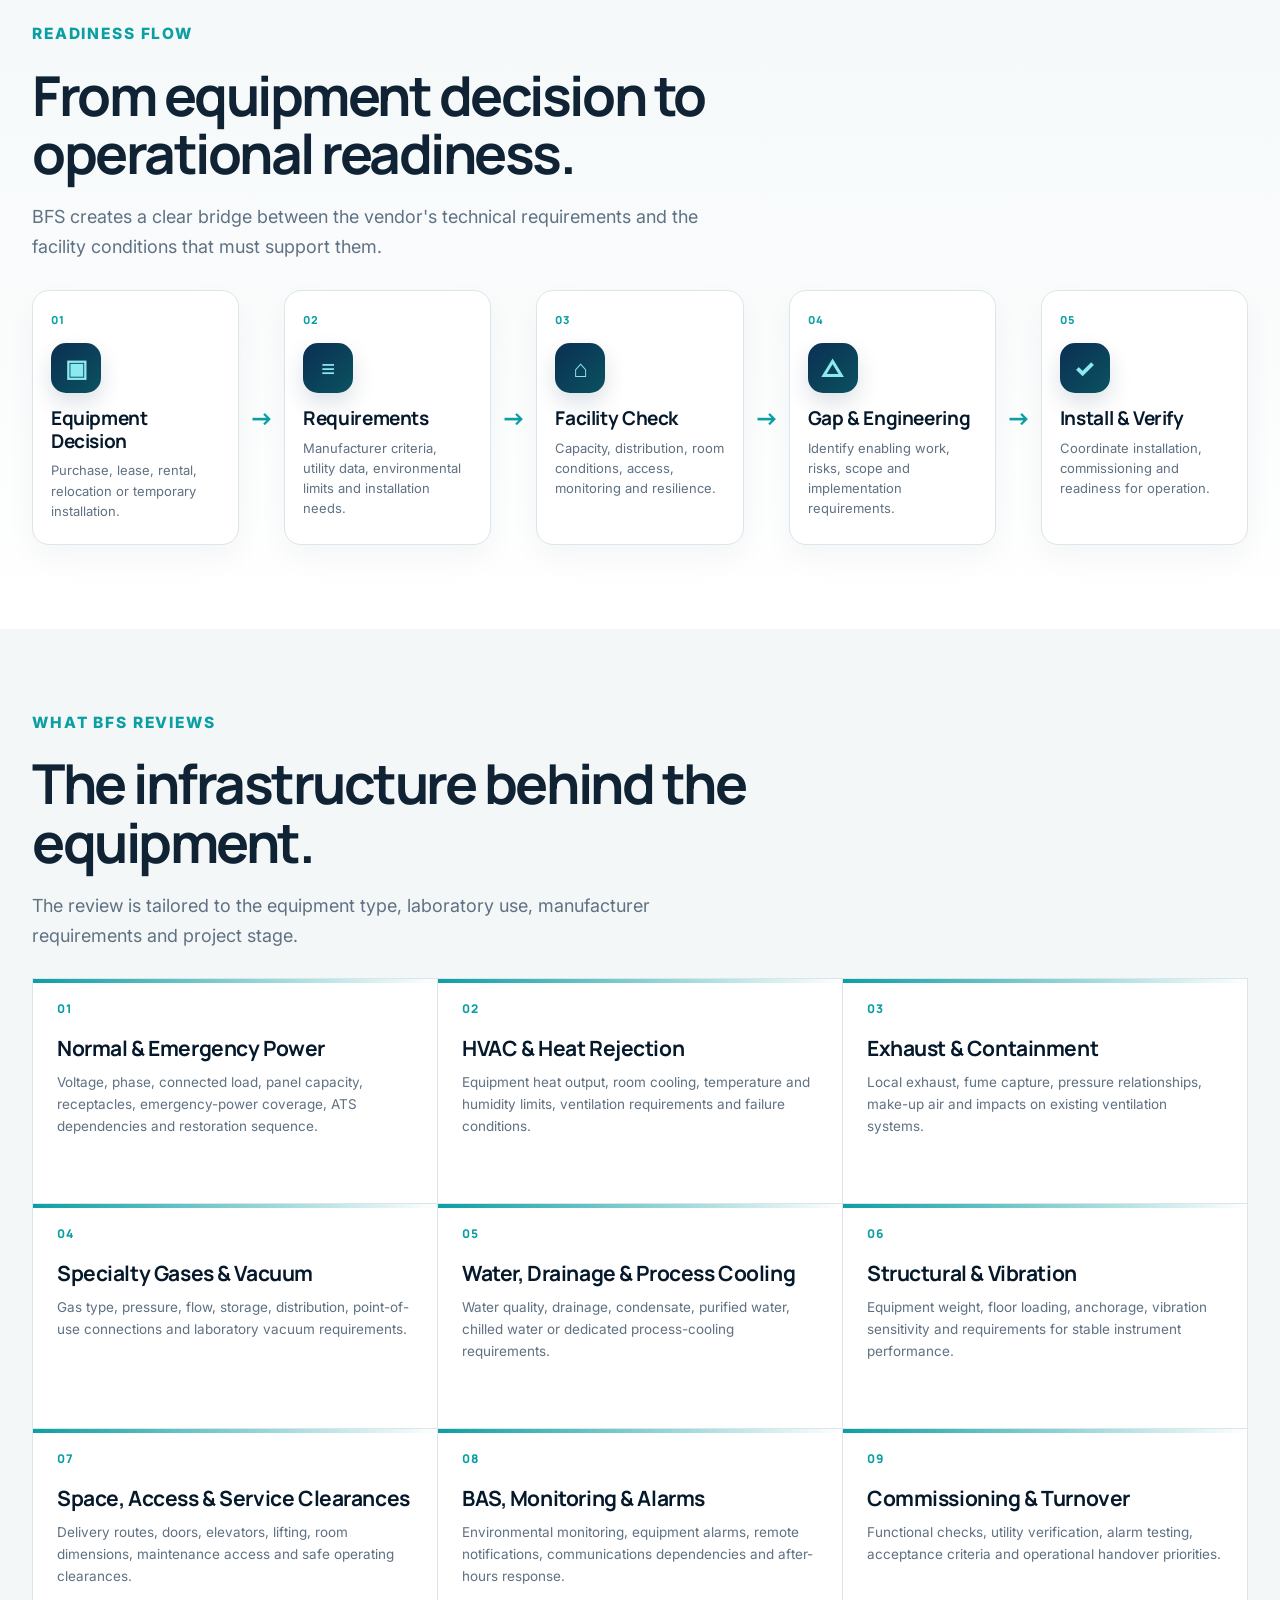
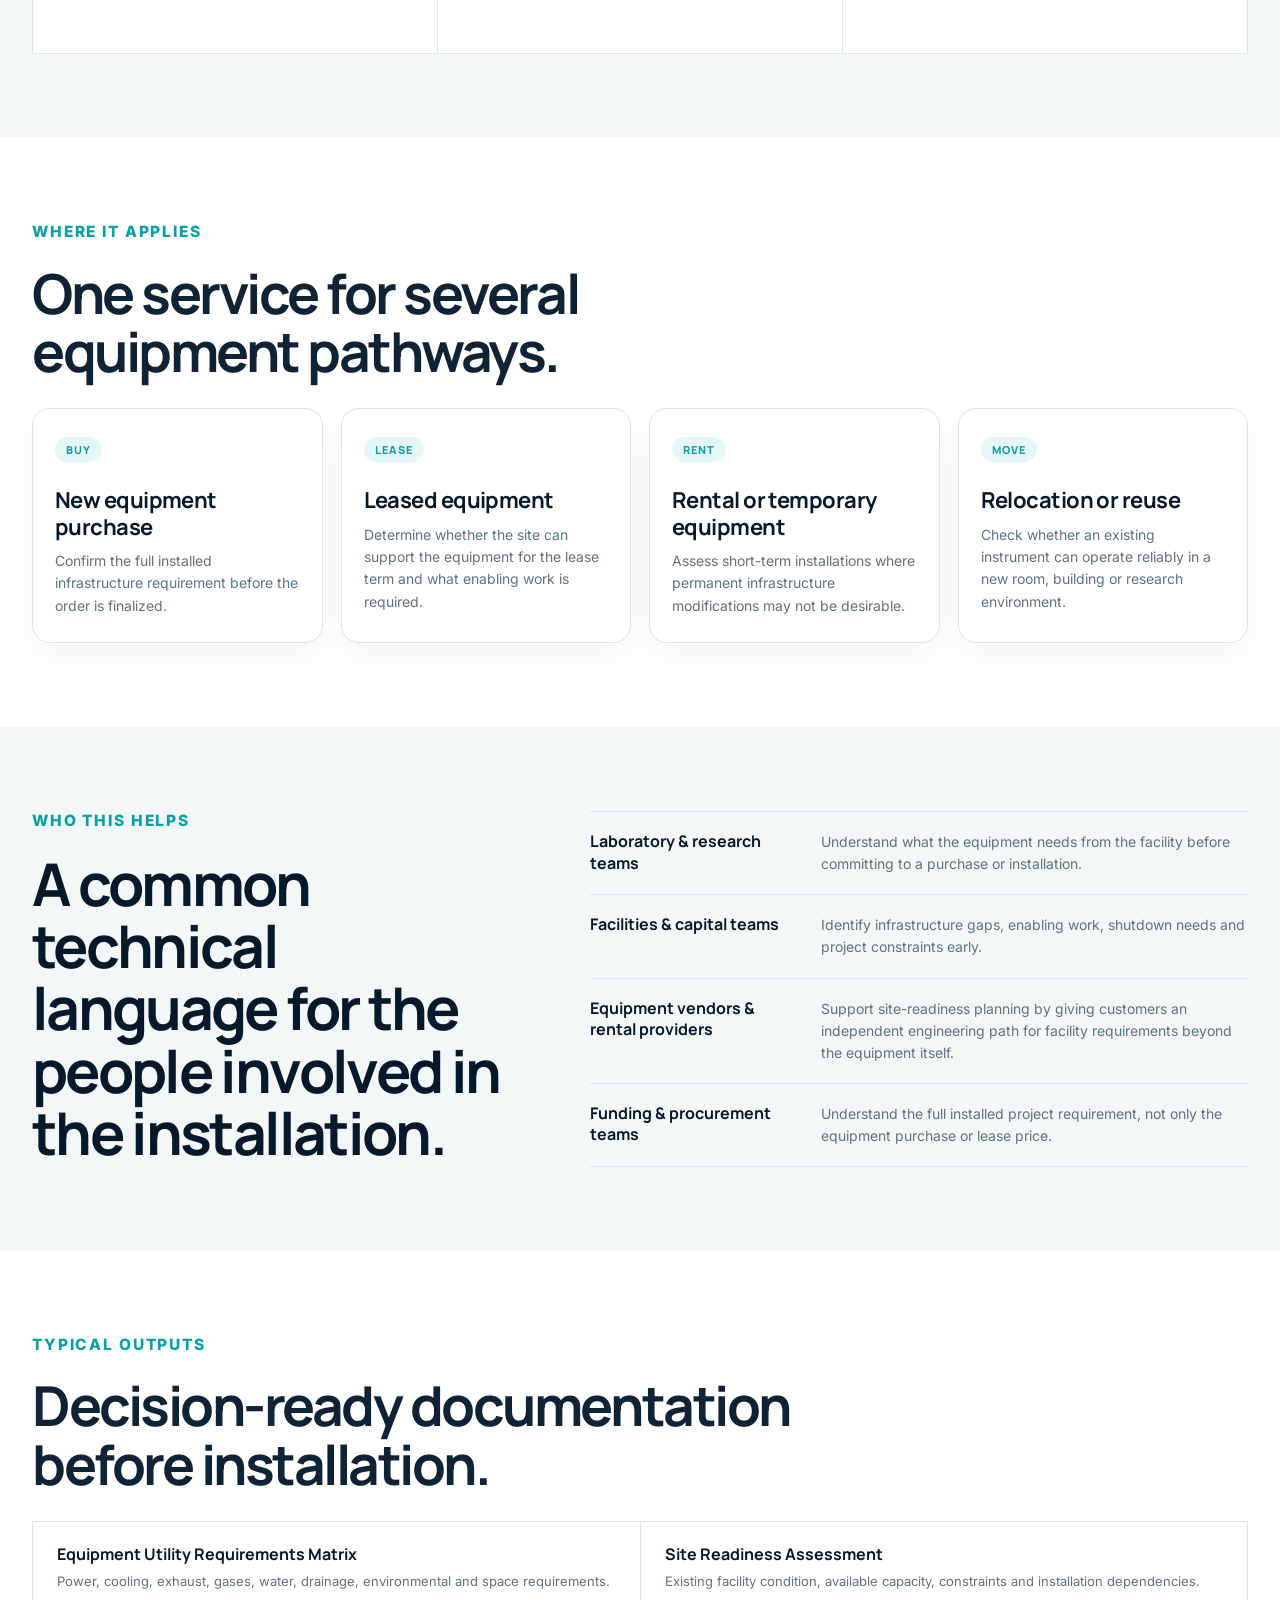
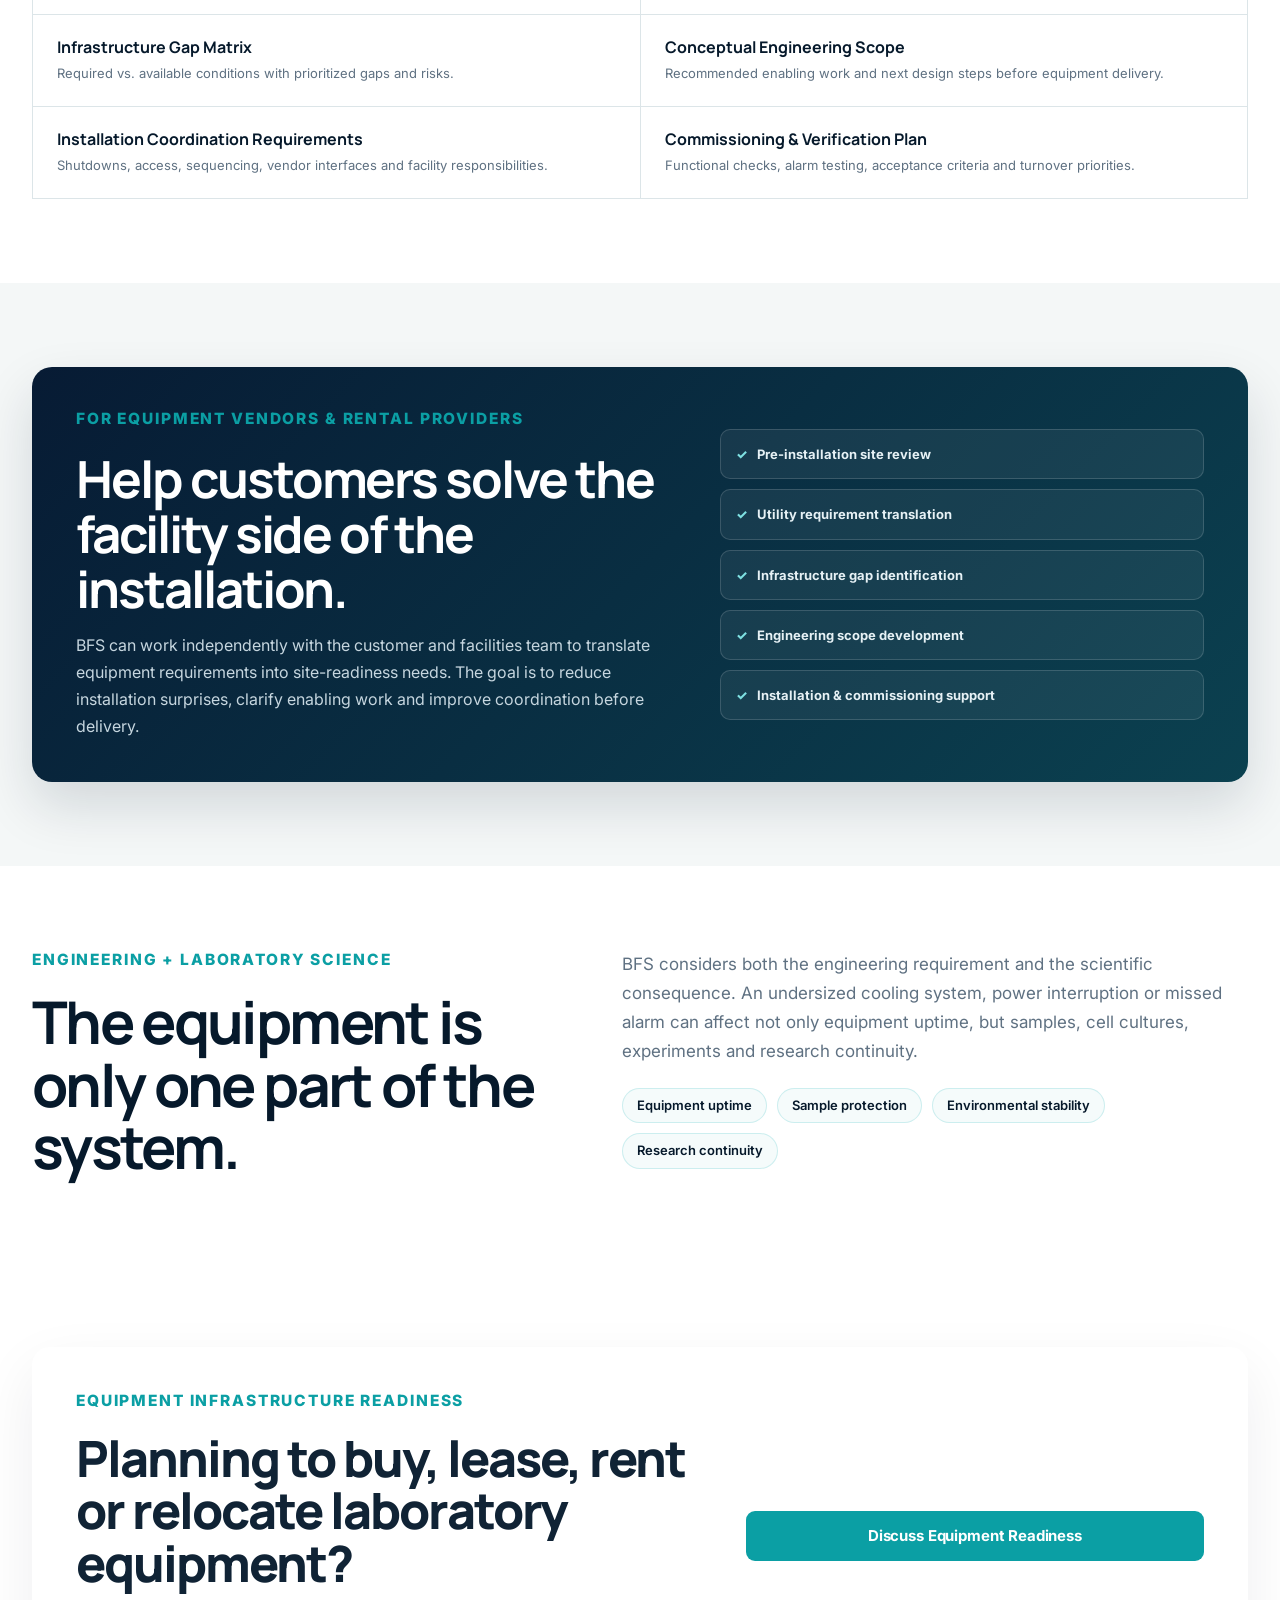
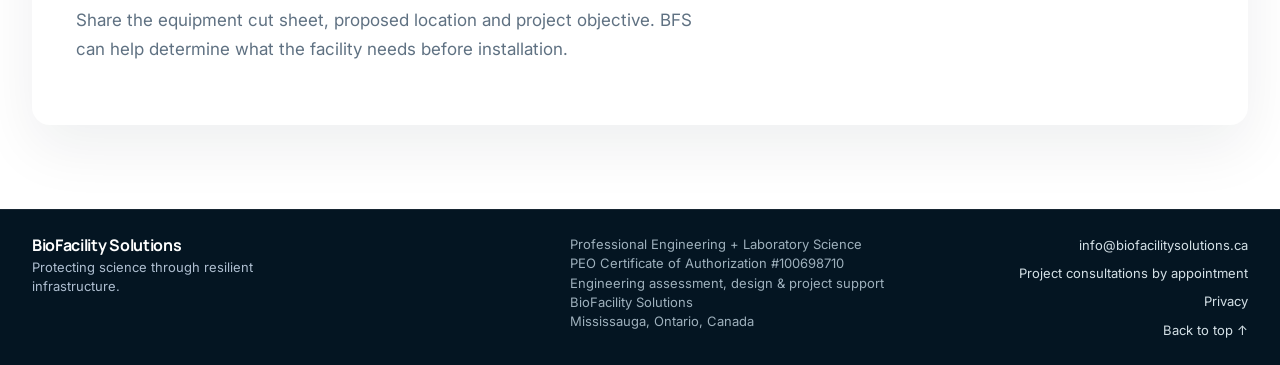
<file: equipment-infrastructure-readiness.html>
<!DOCTYPE html>
<html lang="en">
<head>
<meta charset="utf-8"/>
<meta content="width=device-width, initial-scale=1" name="viewport"/>
<meta content="Equipment infrastructure readiness assessments for laboratory equipment that is purchased, leased, rented, relocated or temporarily installed, including power, HVAC, exhaust, utilities, vibration, access, monitoring and commissioning." name="description"/>
<title>Equipment Infrastructure Readiness | BioFacility Solutions</title>
<link href="https://fonts.googleapis.com" rel="preconnect"/>
<link crossorigin="" href="https://fonts.gstatic.com" rel="preconnect"/>
<link href="https://fonts.googleapis.com/css2?family=Inter:wght@400;500;600;700;800&amp;family=Manrope:wght@500;600;700;800&amp;display=swap" rel="stylesheet"/>
<link href="styles.css?v=34-5" rel="stylesheet"/>
<link href="assets/favicon.png" rel="icon" type="image/png"/>
<link rel="canonical" href="https://biofacilitysolutions.ca/equipment-infrastructure-readiness.html"/>
<meta property="og:site_name" content="BioFacility Solutions"/>
<meta property="og:title" content="Equipment Infrastructure Readiness | BioFacility Solutions"/>
<meta property="og:description" content="Before laboratory equipment arrives, determine whether the facility is ready to support it."/>
<meta property="og:type" content="article"/>
<meta property="og:url" content="https://biofacilitysolutions.ca/equipment-infrastructure-readiness.html"/>
<meta property="og:image" content="https://biofacilitysolutions.ca/assets/bfs-social-preview.png"/>
<meta property="og:image:width" content="1200"/>
<meta property="og:image:height" content="630"/>
<meta property="og:image:alt" content="BioFacility Solutions - Professional Engineering + Laboratory Science"/>
<meta name="twitter:card" content="summary_large_image"/>
<meta name="twitter:title" content="Equipment Infrastructure Readiness | BioFacility Solutions"/>
<meta name="twitter:description" content="Before laboratory equipment arrives, determine whether the facility is ready to support it."/>
<meta name="twitter:image" content="https://biofacilitysolutions.ca/assets/bfs-social-preview.png"/>
</head>
<body>
<header class="site-header" id="top">
<div class="container nav-wrap">
<a aria-label="BioFacility Solutions home" class="brand" href="index.html">
<img alt="" aria-hidden="true" class="brand-mark" src="assets/bfs-logo-mark.png"/>
<span class="brand-copy"><strong>BioFacility Solutions</strong><small>Protecting science through resilient infrastructure.</small></span>
</a>
<button aria-controls="site-nav" aria-expanded="false" class="menu-toggle">Menu</button>
<nav aria-label="Primary navigation" class="site-nav" id="site-nav">
<a href="index.html#services">Services</a>
<a href="index.html#industries">Industries</a>
<a href="index.html#funding">Equipment &amp; Capital</a>
<a href="index.html#about">About</a>
<div class="nav-dropdown">
<button aria-expanded="false" aria-haspopup="true" class="nav-dropdown-toggle" type="button">Resources <span aria-hidden="true" class="nav-caret"></span></button>
<div class="nav-dropdown-menu">
<a href="laboratory-infrastructure-risk-assessment.html"><strong>Risk Assessment Framework</strong><span>Framework, priorities &amp; deliverables</span></a>
<a href="25-questions.html"><strong>25-Question Checklist</strong><span>Facility-risk questions for lab leaders</span></a>
<a href="ult-freezer-infrastructure-guide.html"><strong>ULT Freezer Guide</strong><span>Power, cooling &amp; alarm scenarios</span></a>
<a href="critical-laboratory-alarm-guide.html"><strong>Critical Alarm Guide</strong><span>Detection, routing &amp; escalation</span></a>
<a href="standards-and-codes.html"><strong>Standards &amp; Codes Reference</strong><span>Engineering, laboratory &amp; regulatory basis</span></a>
</div>
</div>
<a class="btn btn-small" href="index.html#contact">Discuss a Project</a>
</nav>
</div>
</header>
<main>
<section class="resource-hero equipment-resource-hero">
<div class="container resource-hero-grid">
<div>
<a class="back-link" href="index.html#services">← Back to BFS Services</a>
<p class="eyebrow">Equipment Infrastructure Readiness</p>
<h1>Before the equipment arrives, make sure the facility is ready for it.</h1>
<p class="resource-lead">BFS helps laboratories, facilities teams and equipment partners determine whether a proposed site can support equipment that is being purchased, leased, rented, relocated or temporarily installed.</p>
<div class="resource-meta"><span>Purchase</span><span>Lease</span><span>Rental</span><span>Relocation</span><span>Temporary Installation</span><span>Commissioning</span></div>
</div>
<aside class="resource-side equipment-hero-side"><strong>5</strong><p>readiness stages connect manufacturer requirements to facility capacity, enabling work, installation and verification.</p></aside>
</div>
</section>

<section class="section equipment-value-section">
<div class="container equipment-value-grid">
<div>
<p class="eyebrow">Why It Matters</p>
<h2>Equipment specifications do not automatically mean the building is ready.</h2>
<p class="equipment-lead-copy">A successful installation depends on more than a purchase order. Power, cooling, exhaust, specialty utilities, structural conditions, access, monitoring and commissioning may all affect whether the equipment can operate as intended.</p>
</div>
<div class="equipment-risk-stack">
<article><span>01</span><strong>Wrong or insufficient power</strong><p>Voltage, phase, panel capacity, emergency coverage or restoration sequence may not match the equipment need.</p></article>
<article><span>02</span><strong>Hidden heat and HVAC load</strong><p>New equipment can add heat, humidity or ventilation demand that the room or air system was not designed to absorb.</p></article>
<article><span>03</span><strong>Utilities or access discovered too late</strong><p>Gases, water, drainage, exhaust, cooling, vibration or movement-path constraints can delay delivery or installation.</p></article>
</div>
</div>
</section>

<section class="section equipment-flow-section">
<div class="container">
<div class="section-heading compact-heading">
<p class="eyebrow">Readiness Flow</p>
<h2>From equipment decision to operational readiness.</h2>
<p>BFS creates a clear bridge between the vendor's technical requirements and the facility conditions that must support them.</p>
</div>
<div class="equipment-flow-graphic" aria-label="Equipment infrastructure readiness flow">
<article><div class="equipment-flow-no">01</div><div class="equipment-flow-symbol">▣</div><h3>Equipment Decision</h3><p>Purchase, lease, rental, relocation or temporary installation.</p></article>
<div class="equipment-flow-arrow">→</div>
<article><div class="equipment-flow-no">02</div><div class="equipment-flow-symbol">≡</div><h3>Requirements</h3><p>Manufacturer criteria, utility data, environmental limits and installation needs.</p></article>
<div class="equipment-flow-arrow">→</div>
<article><div class="equipment-flow-no">03</div><div class="equipment-flow-symbol">⌂</div><h3>Facility Check</h3><p>Capacity, distribution, room conditions, access, monitoring and resilience.</p></article>
<div class="equipment-flow-arrow">→</div>
<article><div class="equipment-flow-no">04</div><div class="equipment-flow-symbol">△</div><h3>Gap &amp; Engineering</h3><p>Identify enabling work, risks, scope and implementation requirements.</p></article>
<div class="equipment-flow-arrow">→</div>
<article><div class="equipment-flow-no">05</div><div class="equipment-flow-symbol">✓</div><h3>Install &amp; Verify</h3><p>Coordinate installation, commissioning and readiness for operation.</p></article>
</div>
</div>
</section>

<section class="section equipment-review-section">
<div class="container">
<div class="section-heading"><p class="eyebrow">What BFS Reviews</p><h2>The infrastructure behind the equipment.</h2><p>The review is tailored to the equipment type, laboratory use, manufacturer requirements and project stage.</p></div>
<div class="equipment-review-grid">
<article><span>01</span><h3>Normal &amp; Emergency Power</h3><p>Voltage, phase, connected load, panel capacity, receptacles, emergency-power coverage, ATS dependencies and restoration sequence.</p></article>
<article><span>02</span><h3>HVAC &amp; Heat Rejection</h3><p>Equipment heat output, room cooling, temperature and humidity limits, ventilation requirements and failure conditions.</p></article>
<article><span>03</span><h3>Exhaust &amp; Containment</h3><p>Local exhaust, fume capture, pressure relationships, make-up air and impacts on existing ventilation systems.</p></article>
<article><span>04</span><h3>Specialty Gases &amp; Vacuum</h3><p>Gas type, pressure, flow, storage, distribution, point-of-use connections and laboratory vacuum requirements.</p></article>
<article><span>05</span><h3>Water, Drainage &amp; Process Cooling</h3><p>Water quality, drainage, condensate, purified water, chilled water or dedicated process-cooling requirements.</p></article>
<article><span>06</span><h3>Structural &amp; Vibration</h3><p>Equipment weight, floor loading, anchorage, vibration sensitivity and requirements for stable instrument performance.</p></article>
<article><span>07</span><h3>Space, Access &amp; Service Clearances</h3><p>Delivery routes, doors, elevators, lifting, room dimensions, maintenance access and safe operating clearances.</p></article>
<article><span>08</span><h3>BAS, Monitoring &amp; Alarms</h3><p>Environmental monitoring, equipment alarms, remote notifications, communications dependencies and after-hours response.</p></article>
<article><span>09</span><h3>Commissioning &amp; Turnover</h3><p>Functional checks, utility verification, alarm testing, acceptance criteria and operational handover priorities.</p></article>
</div>
</div>
</section>

<section class="section equipment-use-section">
<div class="container">
<div class="section-heading compact-heading"><p class="eyebrow">Where It Applies</p><h2>One service for several equipment pathways.</h2></div>
<div class="equipment-path-grid">
<article><div class="equipment-path-label">Buy</div><h3>New equipment purchase</h3><p>Confirm the full installed infrastructure requirement before the order is finalized.</p></article>
<article><div class="equipment-path-label">Lease</div><h3>Leased equipment</h3><p>Determine whether the site can support the equipment for the lease term and what enabling work is required.</p></article>
<article><div class="equipment-path-label">Rent</div><h3>Rental or temporary equipment</h3><p>Assess short-term installations where permanent infrastructure modifications may not be desirable.</p></article>
<article><div class="equipment-path-label">Move</div><h3>Relocation or reuse</h3><p>Check whether an existing instrument can operate reliably in a new room, building or research environment.</p></article>
</div>
</div>
</section>

<section class="section equipment-stakeholder-section">
<div class="container equipment-stakeholder-grid">
<div>
<p class="eyebrow">Who This Helps</p>
<h2>A common technical language for the people involved in the installation.</h2>
</div>
<div class="equipment-stakeholder-list">
<article><strong>Laboratory &amp; research teams</strong><p>Understand what the equipment needs from the facility before committing to a purchase or installation.</p></article>
<article><strong>Facilities &amp; capital teams</strong><p>Identify infrastructure gaps, enabling work, shutdown needs and project constraints early.</p></article>
<article><strong>Equipment vendors &amp; rental providers</strong><p>Support site-readiness planning by giving customers an independent engineering path for facility requirements beyond the equipment itself.</p></article>
<article><strong>Funding &amp; procurement teams</strong><p>Understand the full installed project requirement, not only the equipment purchase or lease price.</p></article>
</div>
</div>
</section>

<section class="section equipment-deliverables-section">
<div class="container">
<div class="section-heading"><p class="eyebrow">Typical Outputs</p><h2>Decision-ready documentation before installation.</h2></div>
<div class="equipment-deliverables-grid">
<div><strong>Equipment Utility Requirements Matrix</strong><span>Power, cooling, exhaust, gases, water, drainage, environmental and space requirements.</span></div>
<div><strong>Site Readiness Assessment</strong><span>Existing facility condition, available capacity, constraints and installation dependencies.</span></div>
<div><strong>Infrastructure Gap Matrix</strong><span>Required vs. available conditions with prioritized gaps and risks.</span></div>
<div><strong>Conceptual Engineering Scope</strong><span>Recommended enabling work and next design steps before equipment delivery.</span></div>
<div><strong>Installation Coordination Requirements</strong><span>Shutdowns, access, sequencing, vendor interfaces and facility responsibilities.</span></div>
<div><strong>Commissioning &amp; Verification Plan</strong><span>Functional checks, alarm testing, acceptance criteria and turnover priorities.</span></div>
</div>
</div>
</section>

<section class="section equipment-partner-section">
<div class="container equipment-partner-card">
<div>
<p class="eyebrow">For Equipment Vendors &amp; Rental Providers</p>
<h2>Help customers solve the facility side of the installation.</h2>
<p>BFS can work independently with the customer and facilities team to translate equipment requirements into site-readiness needs. The goal is to reduce installation surprises, clarify enabling work and improve coordination before delivery.</p>
</div>
<div class="equipment-partner-points">
<span>Pre-installation site review</span>
<span>Utility requirement translation</span>
<span>Infrastructure gap identification</span>
<span>Engineering scope development</span>
<span>Installation &amp; commissioning support</span>
</div>
</div>
</section>

<section class="section equipment-science-section">
<div class="container equipment-science-grid">
<div><p class="eyebrow">Engineering + Laboratory Science</p><h2>The equipment is only one part of the system.</h2></div>
<div><p>BFS considers both the engineering requirement and the scientific consequence. An undersized cooling system, power interruption or missed alarm can affect not only equipment uptime, but samples, cell cultures, experiments and research continuity.</p><div class="equipment-consequence-chips"><span>Equipment uptime</span><span>Sample protection</span><span>Environmental stability</span><span>Research continuity</span></div></div>
</div>
</section>

<section class="section final-cta-section">
<div class="container final-cta-card">
<div><p class="eyebrow">Equipment Infrastructure Readiness</p><h2>Planning to buy, lease, rent or relocate laboratory equipment?</h2><p>Share the equipment cut sheet, proposed location and project objective. BFS can help determine what the facility needs before installation.</p></div>
<a class="btn" href="index.html#contact">Discuss Equipment Readiness</a>
</div>
</section>
</main>
<footer class="site-footer">
<div class="container footer-grid">
<div><strong>BioFacility Solutions</strong><p class="footer-motto">Protecting science through resilient infrastructure.</p></div>
<div><p>Professional Engineering + Laboratory Science</p><p>PEO Certificate of Authorization #100698710</p><p>Engineering assessment, design &amp; project support</p><p>BioFacility Solutions</p><p>Mississauga, Ontario, Canada</p></div>
<div><a href="mailto:info@biofacilitysolutions.ca">info@biofacilitysolutions.ca</a><a href="mailto:info@biofacilitysolutions.ca?subject=Project%20Consultation">Project consultations by appointment</a><a href="privacy.html">Privacy</a><a href="#top">Back to top ↑</a></div>
</div>
</footer>
<script src="script.js?v=34"></script>
</body>
</html>
</file>
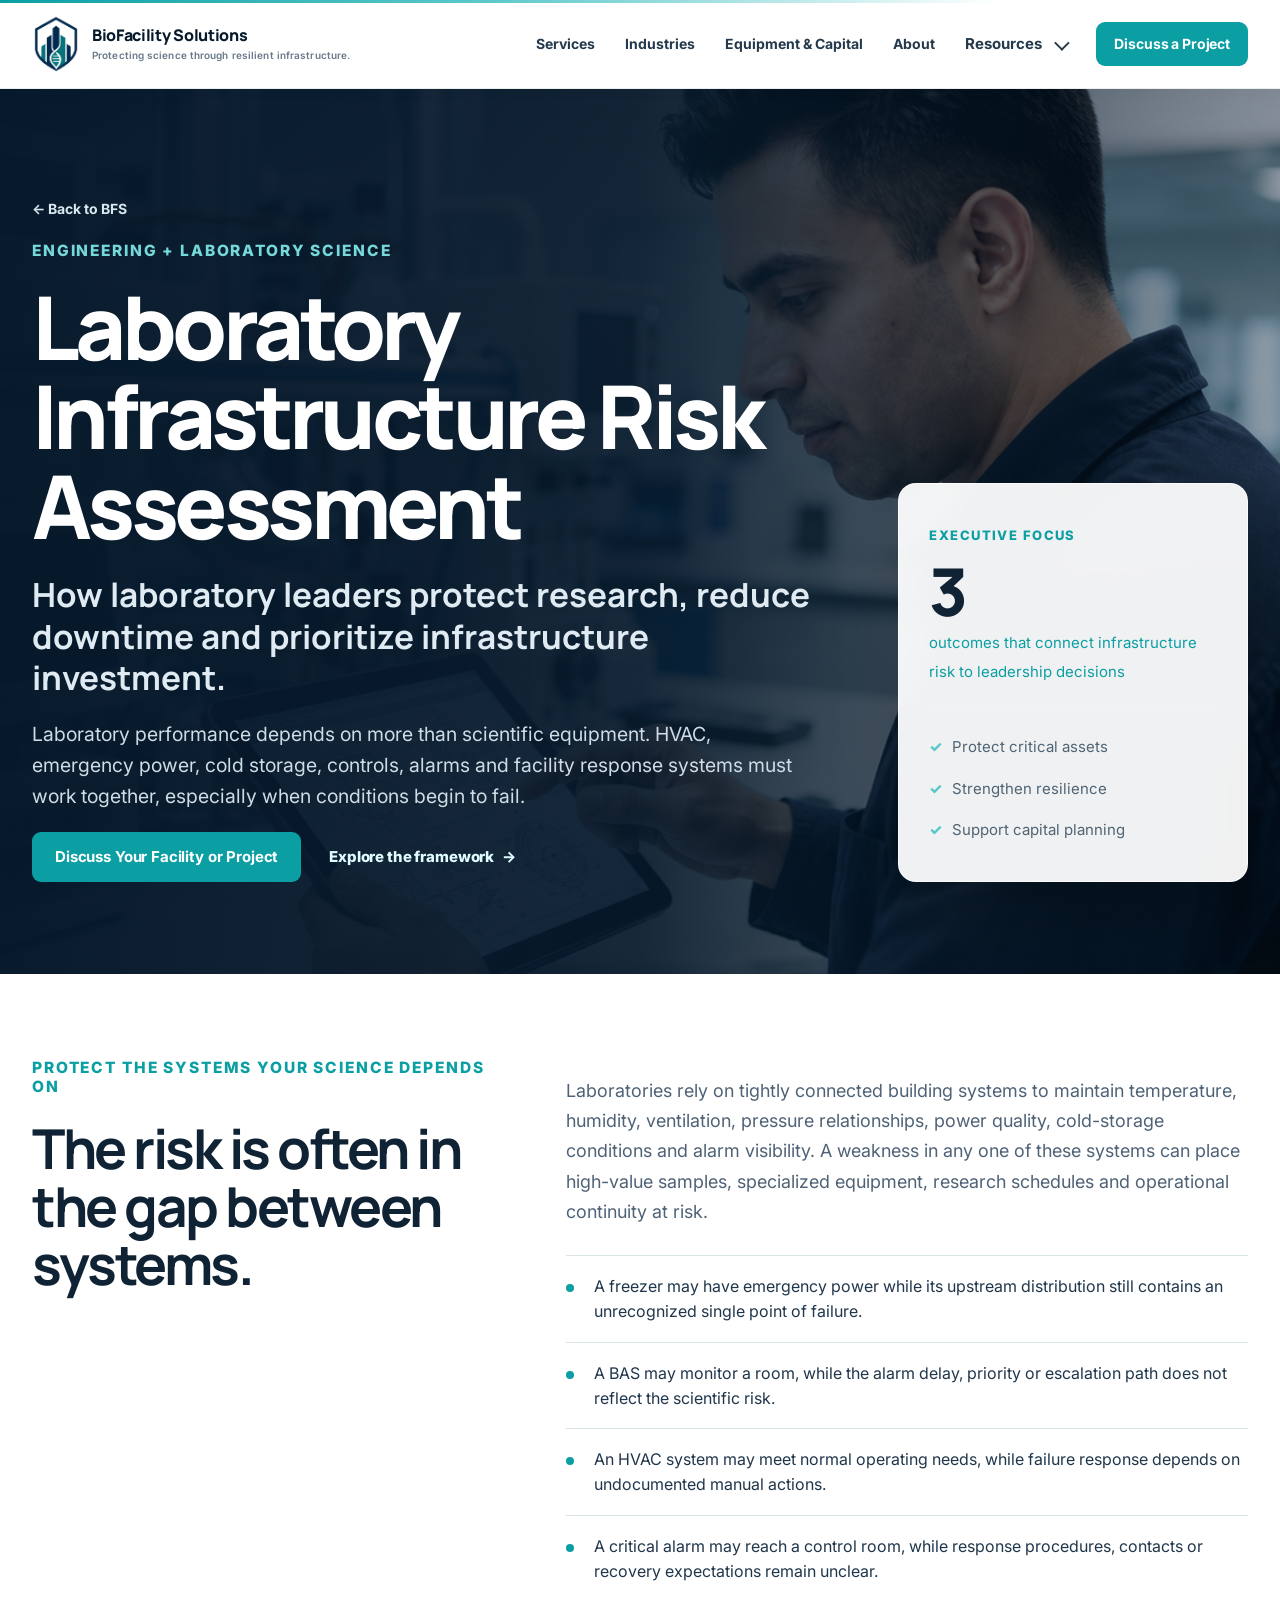
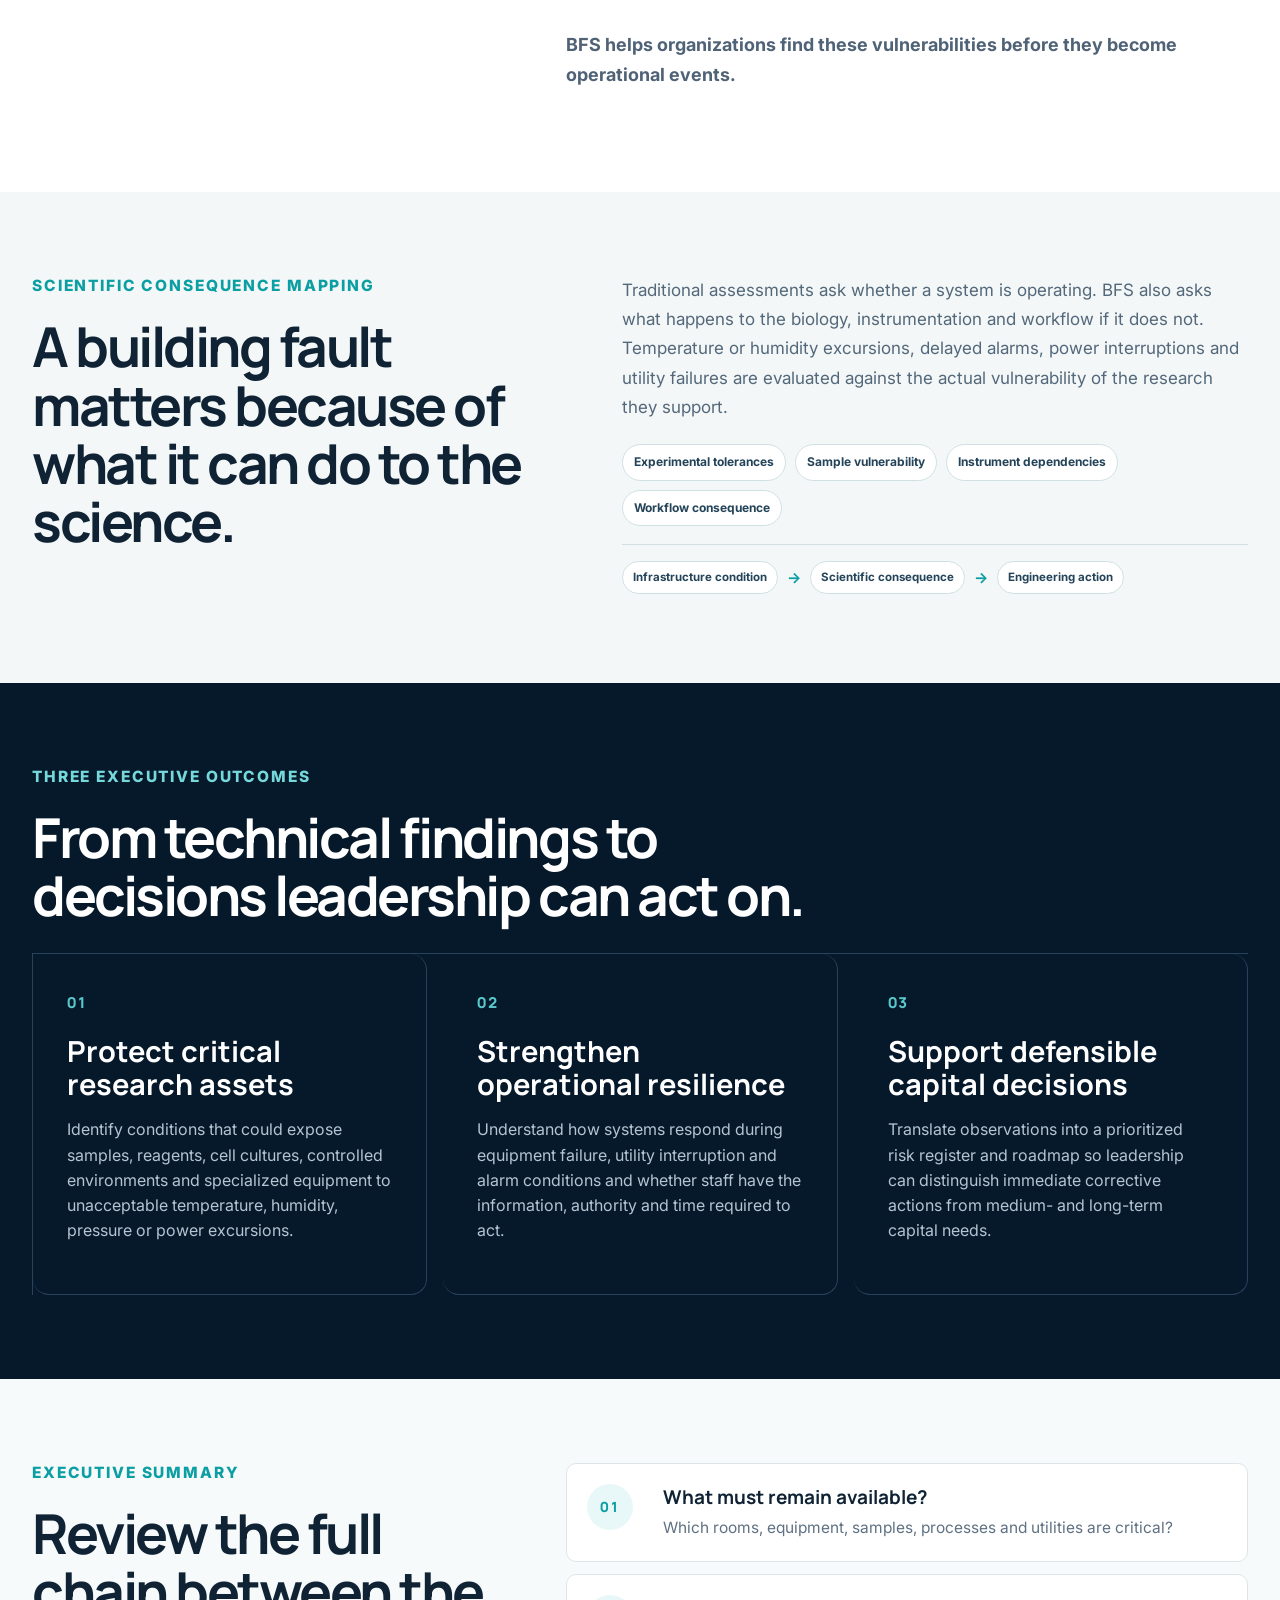
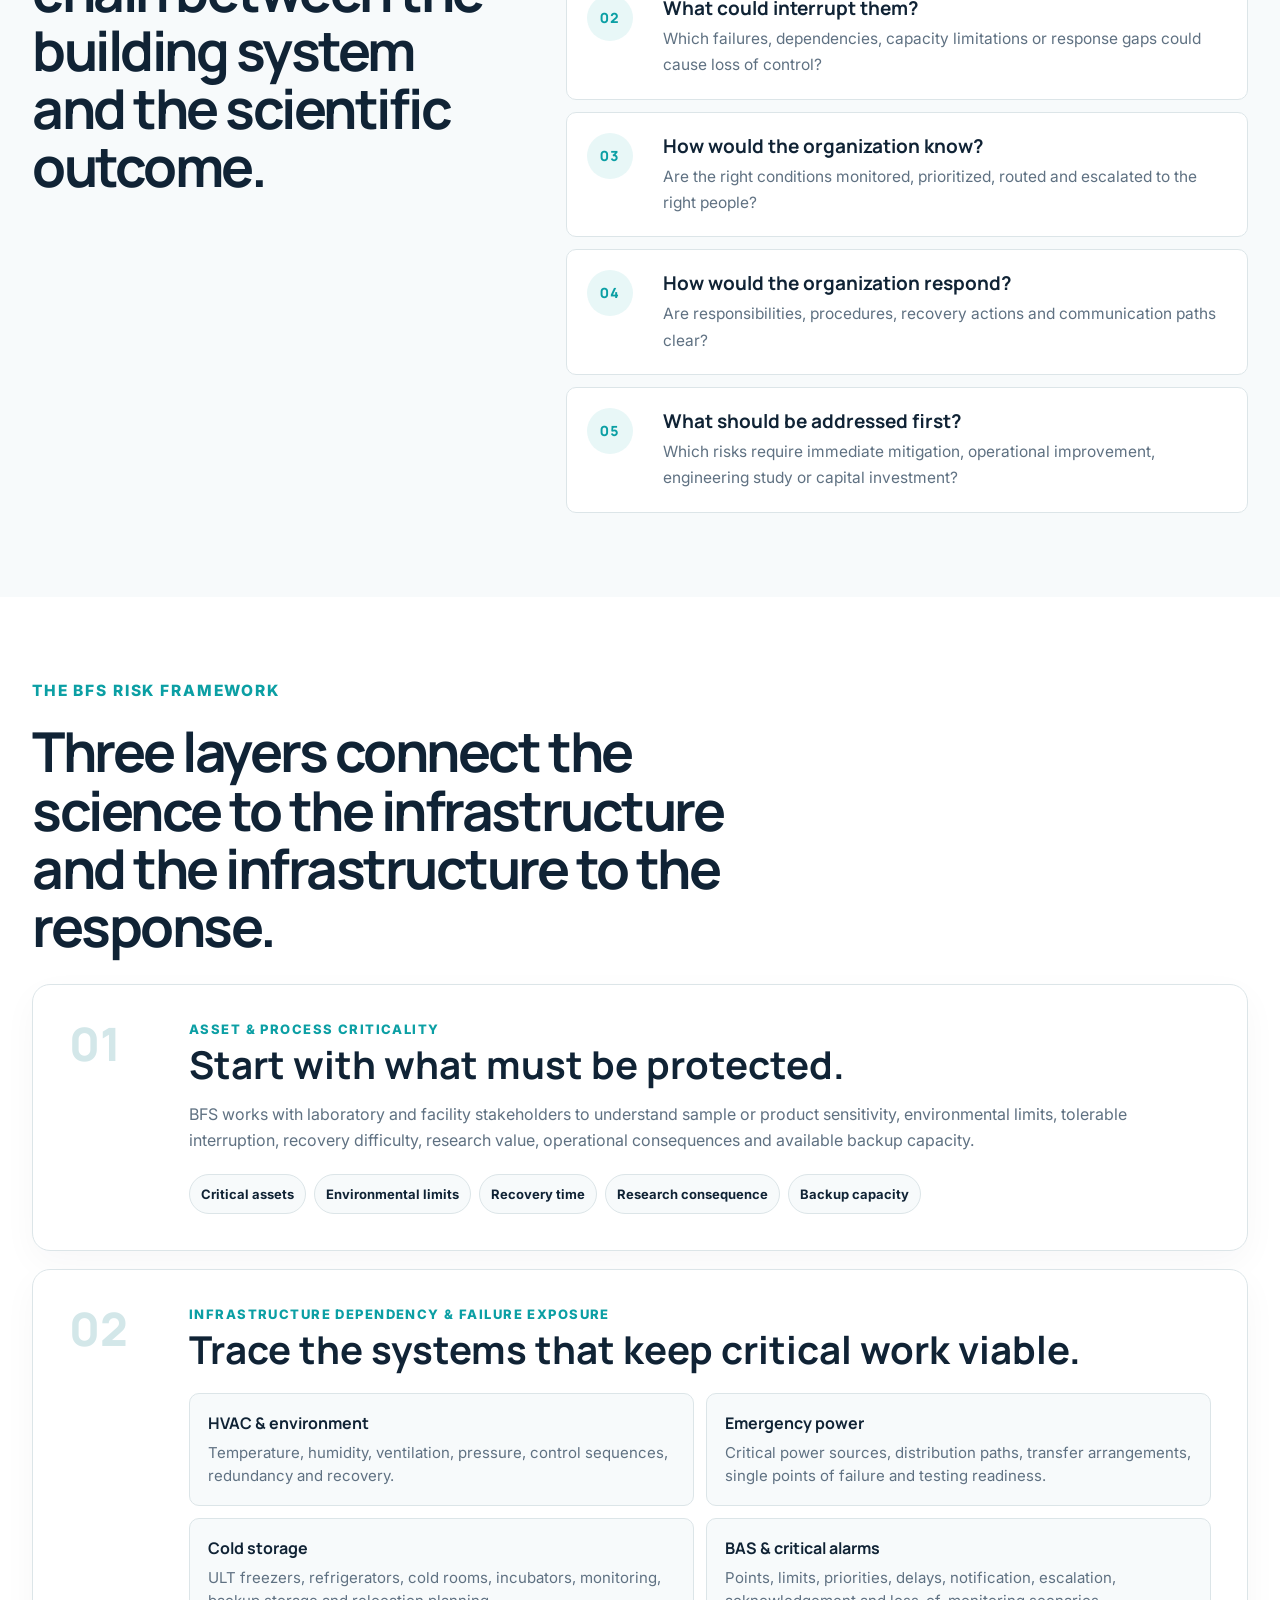
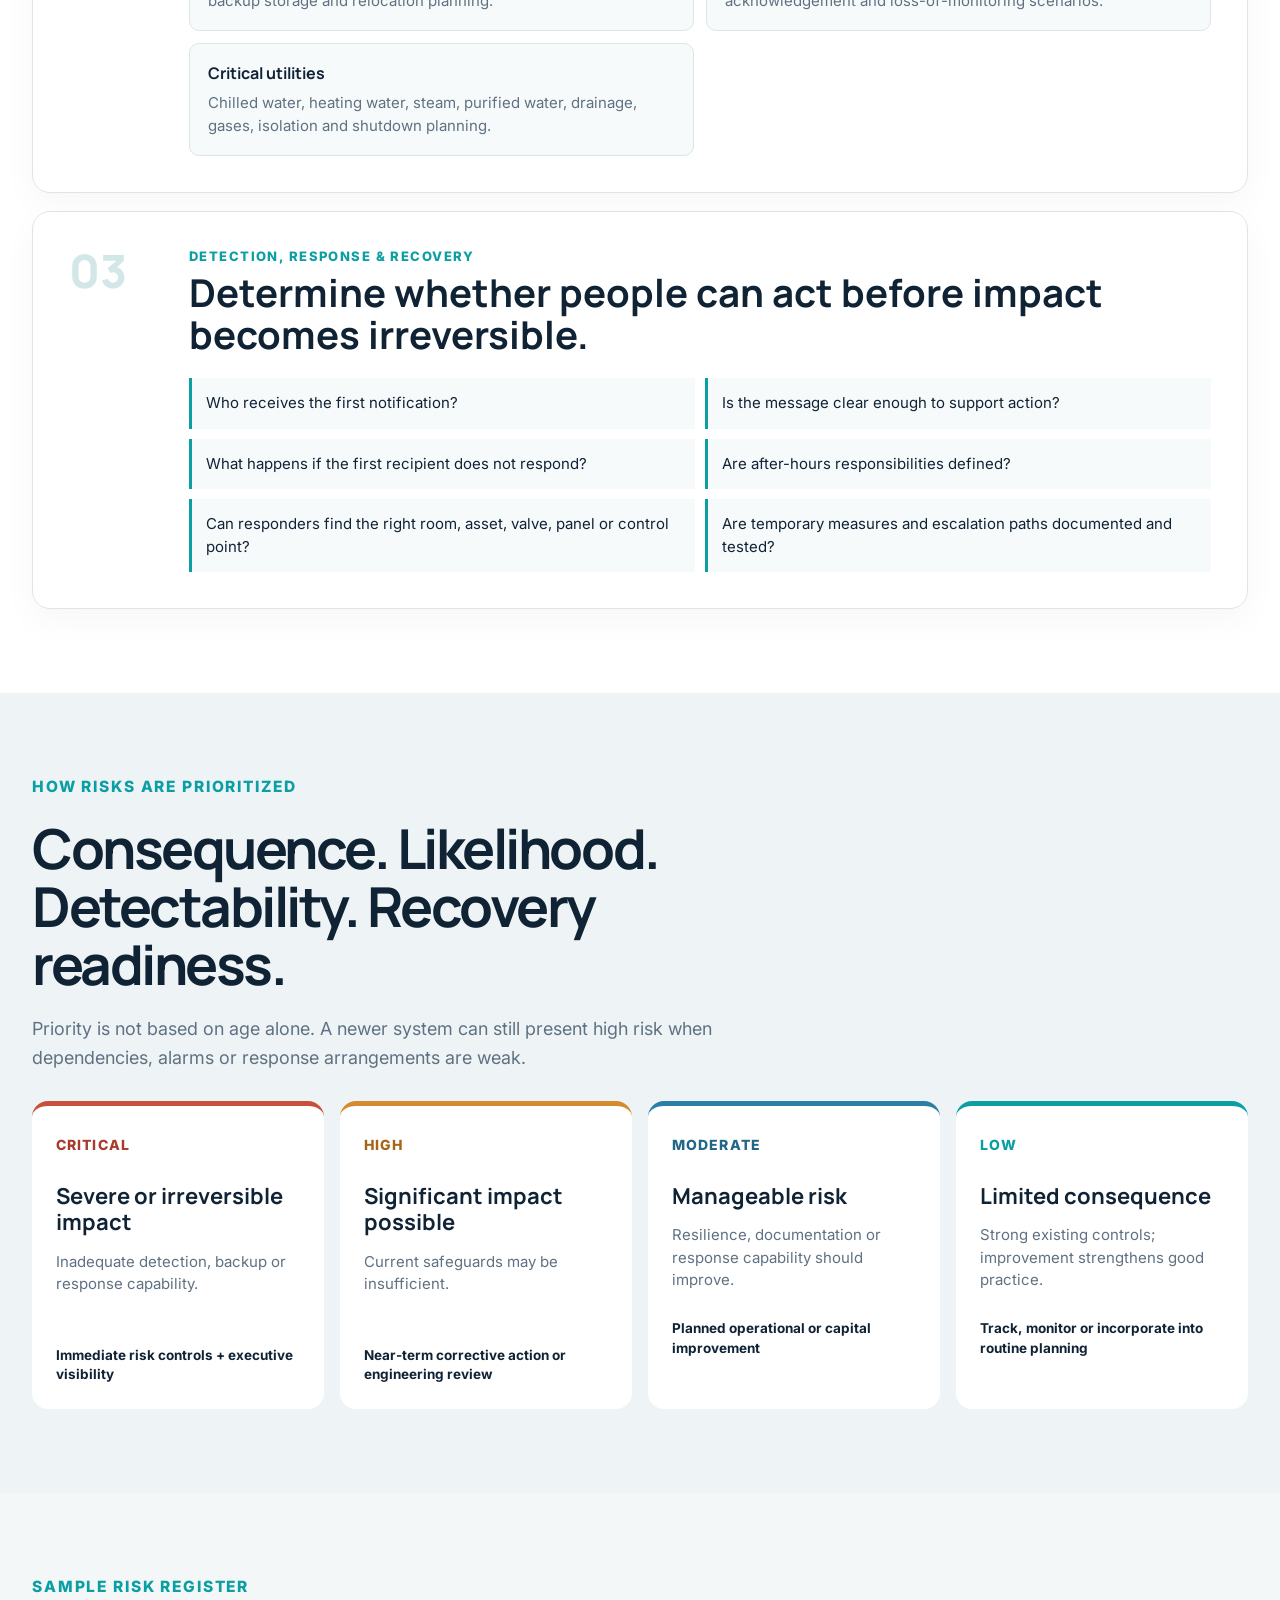
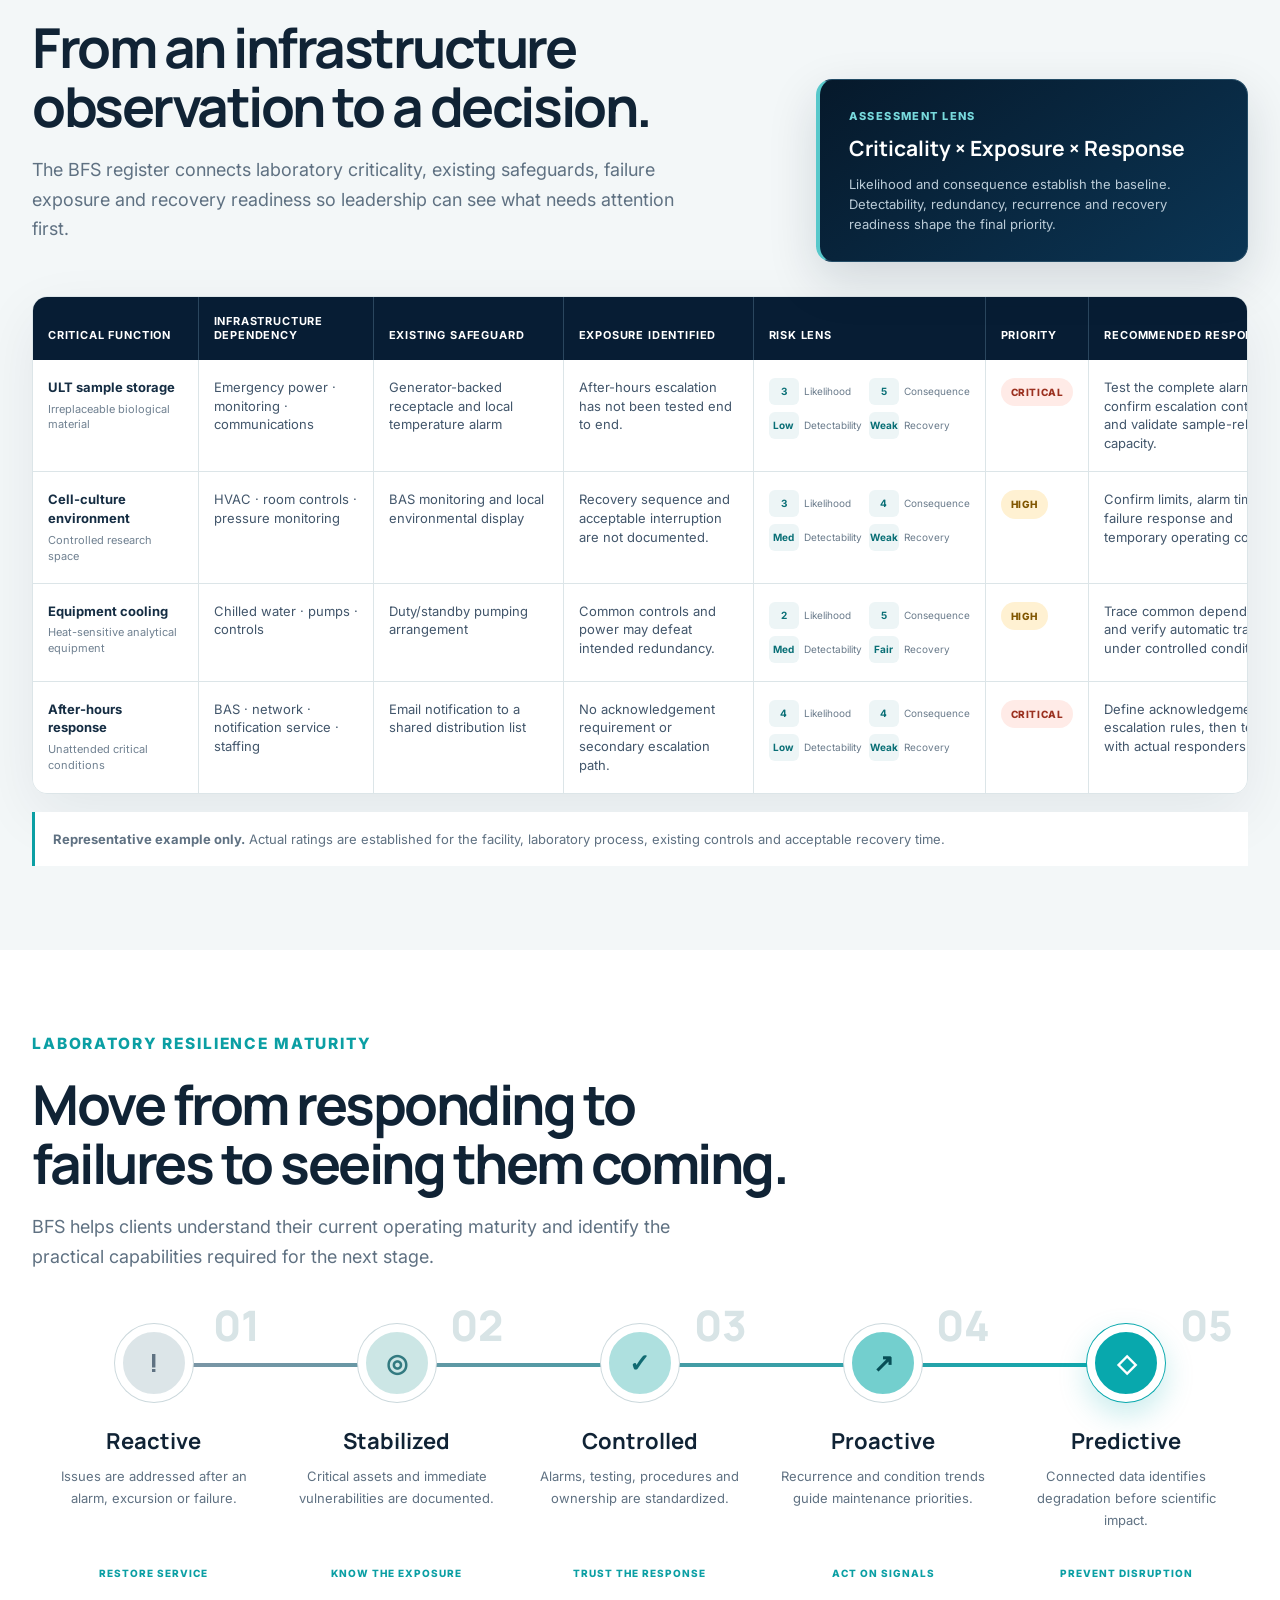
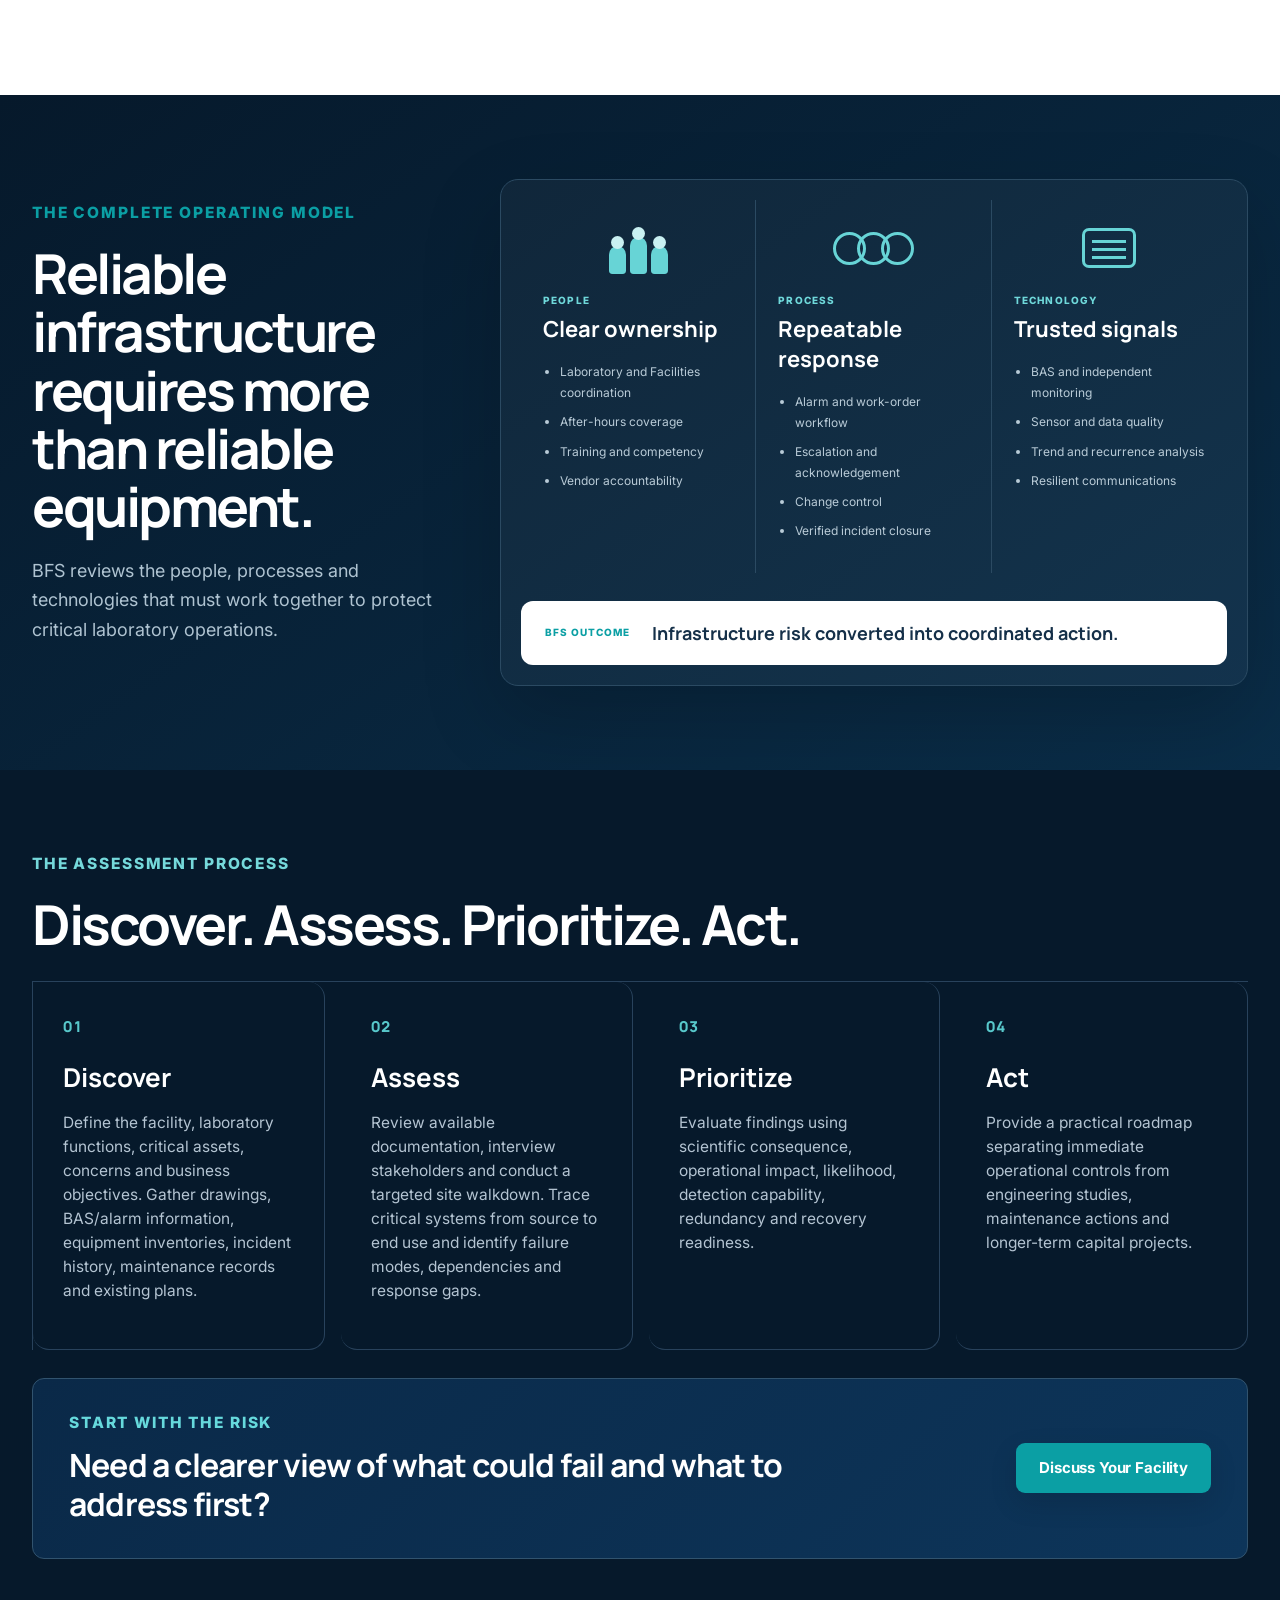
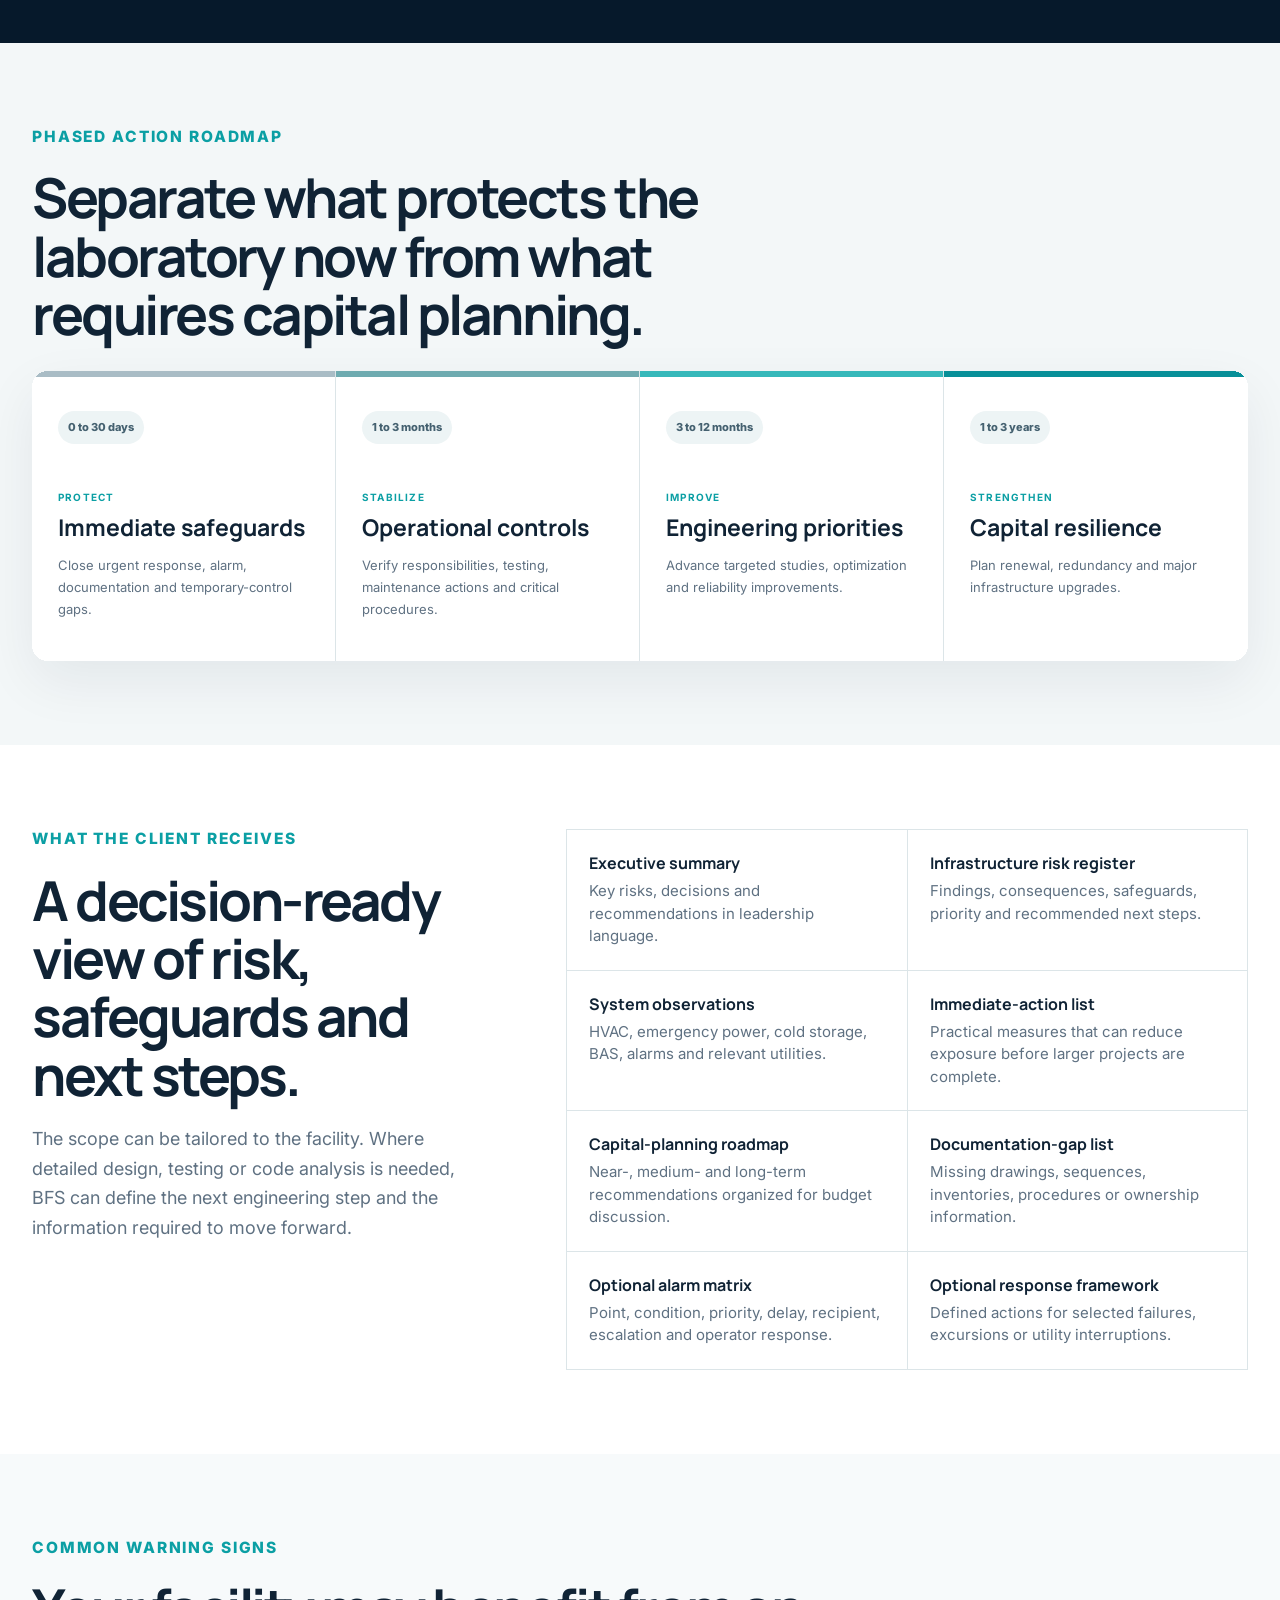
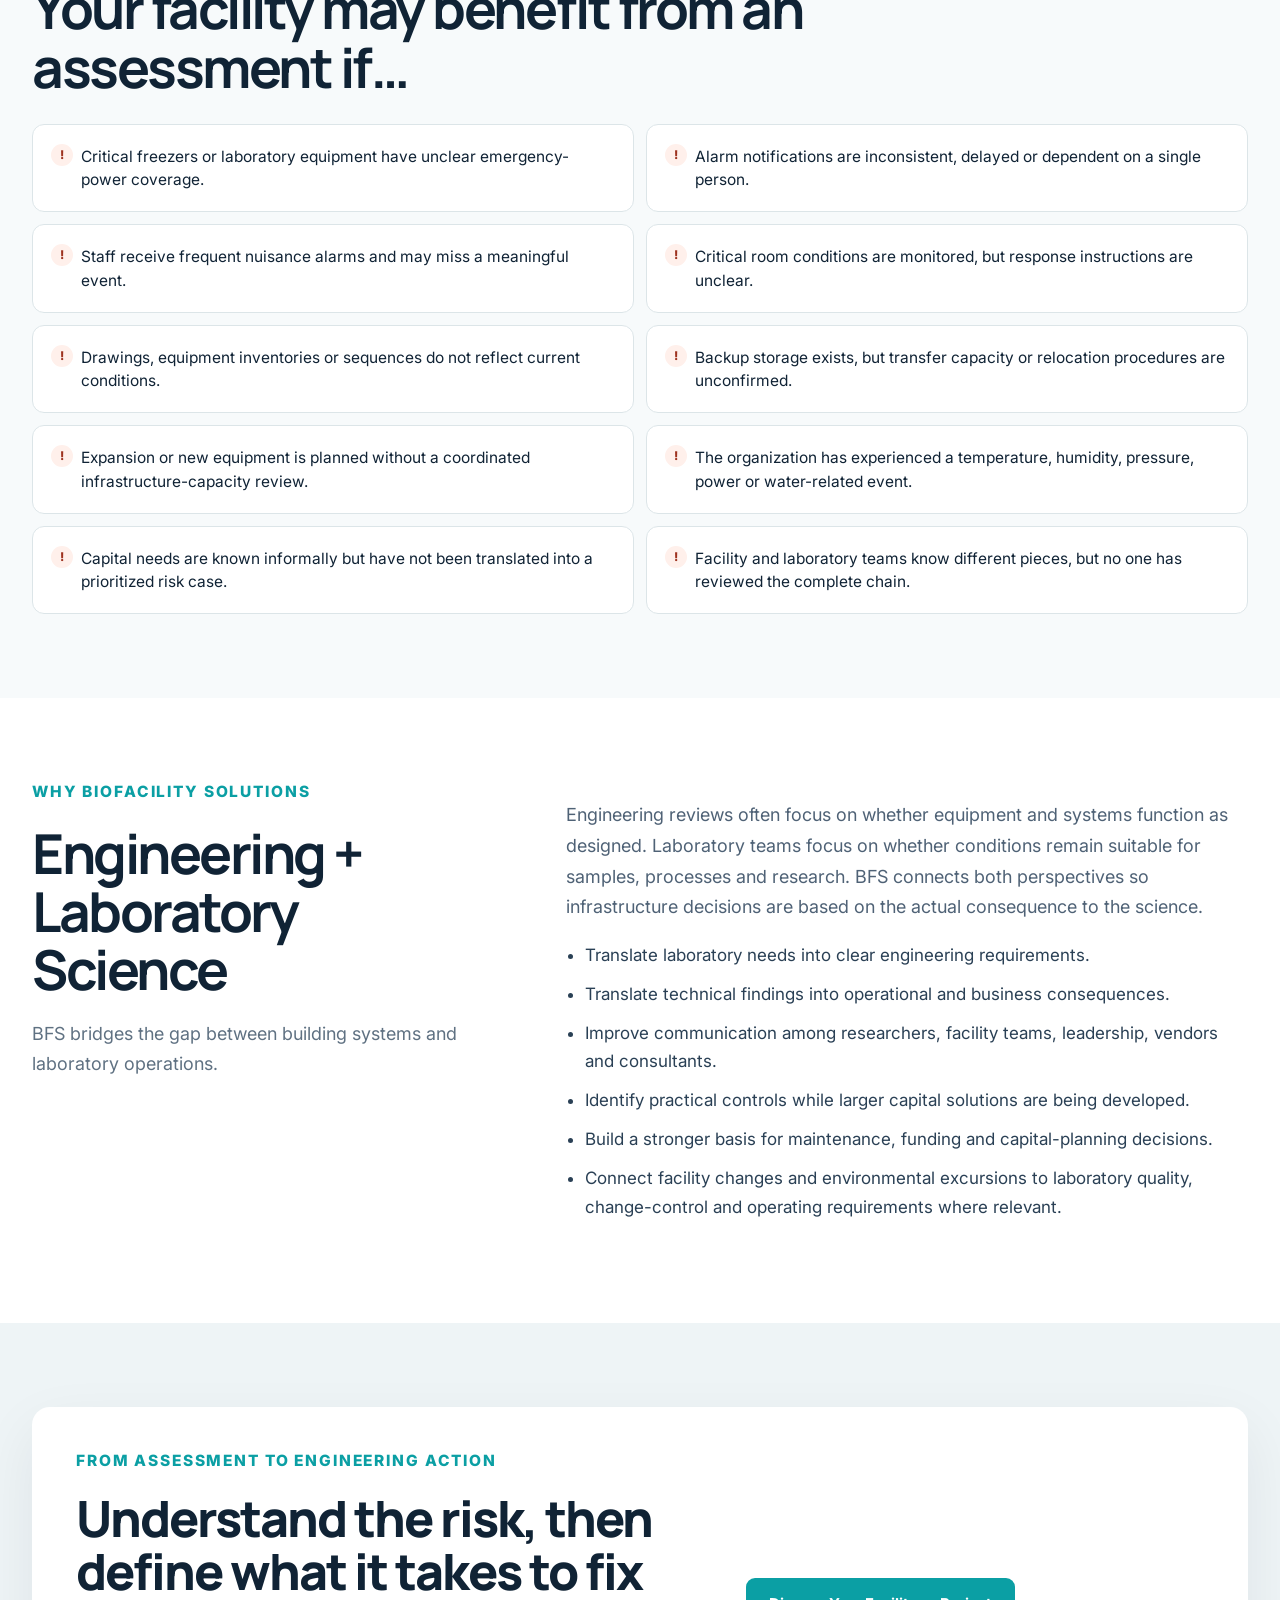
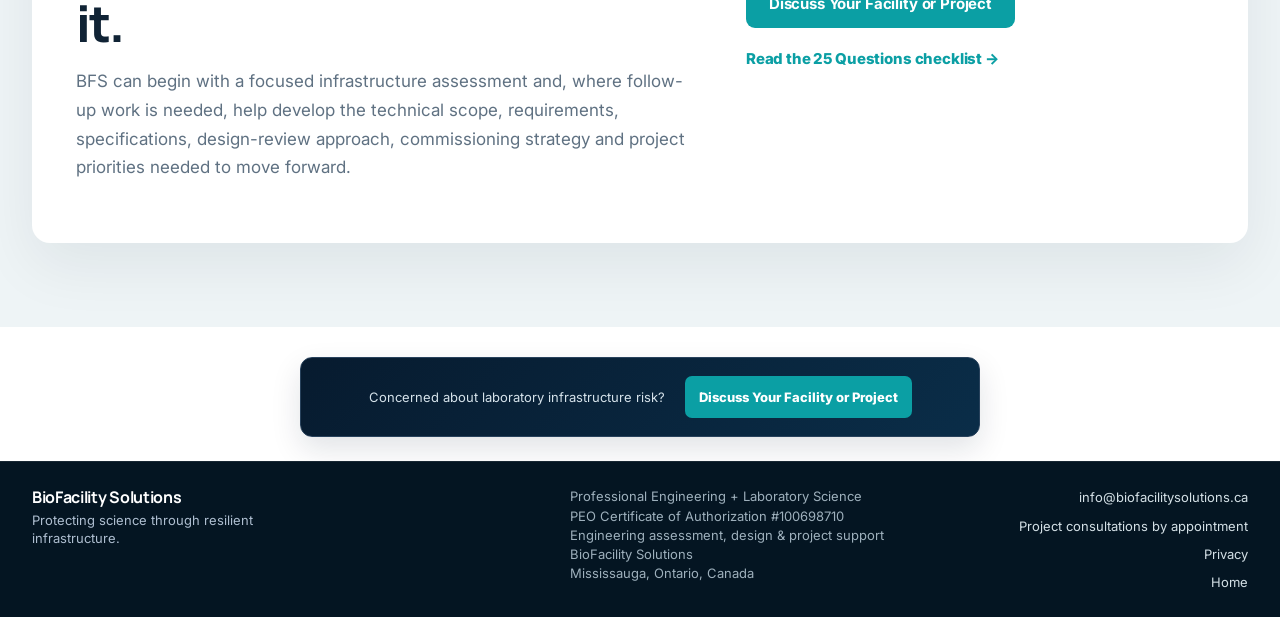
<file: laboratory-infrastructure-risk-assessment.html>
<!DOCTYPE html>

<html lang="en">
<head>
<meta charset="utf-8"/>
<meta content="width=device-width, initial-scale=1" name="viewport"/>
<meta content="A practical BFS framework for identifying infrastructure vulnerabilities, scientific consequences, single points of failure and prioritized corrective actions in laboratory environments." name="description"/>
<title>Laboratory Infrastructure Risk Assessment | BioFacility Solutions</title>
<link href="https://fonts.googleapis.com" rel="preconnect"/>
<link crossorigin="" href="https://fonts.gstatic.com" rel="preconnect"/>
<link href="https://fonts.googleapis.com/css2?family=Inter:wght@400;500;600;700;800&amp;family=Manrope:wght@500;600;700;800&amp;display=swap" rel="stylesheet"/>
<link href="styles.css?v=34" rel="stylesheet"/>
<link href="assets/favicon.png" rel="icon" type="image/png"/>
<link href="https://biofacilitysolutions.ca/laboratory-infrastructure-risk-assessment.html" rel="canonical"/><meta content="BioFacility Solutions" property="og:site_name"/><meta content="Laboratory Infrastructure Risk Assessment | BioFacility Solutions" property="og:title"/><meta content="A practical BFS framework for identifying infrastructure vulnerabilities, scientific consequences, single points of failure and prioritized corrective actions in laboratory environments." property="og:description"/><meta content="article" property="og:type"/><meta content="https://biofacilitysolutions.ca/laboratory-infrastructure-risk-assessment.html" property="og:url"/><meta content="https://biofacilitysolutions.ca/assets/bfs-social-preview.png" property="og:image"/><meta content="1200" property="og:image:width"/><meta content="630" property="og:image:height"/><meta content="BioFacility Solutions — Professional Engineering + Laboratory Science" property="og:image:alt"/><meta content="summary_large_image" name="twitter:card"/><meta content="Laboratory Infrastructure Risk Assessment | BioFacility Solutions" name="twitter:title"/><meta content="A practical BFS framework for identifying infrastructure vulnerabilities, scientific consequences, single points of failure and prioritized corrective actions in laboratory environments." name="twitter:description"/><meta content="https://biofacilitysolutions.ca/assets/bfs-social-preview.png" name="twitter:image"/></head>
<body>
<header class="site-header" id="top">
<div class="container nav-wrap">
<a aria-label="BioFacility Solutions home" class="brand" href="index.html">
<img alt="" aria-hidden="true" class="brand-mark" src="assets/bfs-logo-mark.png"/>
<span class="brand-copy"><strong>BioFacility Solutions</strong><small>Protecting science through resilient infrastructure.</small></span>
</a>
<button aria-controls="site-nav" aria-expanded="false" class="menu-toggle">Menu</button>
<nav aria-label="Primary navigation" class="site-nav" id="site-nav">
<a href="index.html#services">Services</a>
<a href="index.html#industries">Industries</a>
<a href="index.html#funding">Equipment &amp; Capital</a>
<a href="index.html#about">About</a>
<div class="nav-dropdown">
<button aria-expanded="false" aria-haspopup="true" class="nav-dropdown-toggle" type="button">
            Resources <span aria-hidden="true" class="nav-caret"></span>
</button>
<div class="nav-dropdown-menu">
<a href="laboratory-infrastructure-risk-assessment.html"><strong>Risk Assessment Framework</strong><span>Framework, priorities &amp; deliverables</span></a>
<a href="25-questions.html"><strong>25-Question Checklist</strong><span>Facility-risk questions for lab leaders</span></a>
<a href="ult-freezer-infrastructure-guide.html"><strong>ULT Freezer Guide</strong><span>Power, cooling &amp; alarm scenarios</span></a>
<a href="critical-laboratory-alarm-guide.html"><strong>Critical Alarm Guide</strong><span>Detection, routing &amp; escalation</span></a>
<a href="standards-and-codes.html"><strong>Standards &amp; Codes Reference</strong><span>Engineering, laboratory &amp; regulatory basis</span></a>
</div>
</div>
<a class="btn btn-small" href="index.html#contact">Discuss a Project</a>
</nav>
</div>
</header>
<main>
<section class="playbook-hero">
<div aria-hidden="true" class="playbook-hero-media"><img alt="" src="assets/hero-lab.png"/><div></div></div>
<div class="container playbook-hero-grid">
<div class="playbook-hero-copy reveal">
<a class="back-link" href="index.html">← Back to BFS</a>
<p class="eyebrow">Engineering + Laboratory Science</p>
<h1>Laboratory Infrastructure Risk Assessment</h1>
<p class="playbook-subhead">How laboratory leaders protect research, reduce downtime and prioritize infrastructure investment.</p>
<p class="playbook-lead">Laboratory performance depends on more than scientific equipment. HVAC, emergency power, cold storage, controls, alarms and facility response systems must work together, especially when conditions begin to fail.</p>
<div class="hero-actions">
<a class="btn" href="index.html#contact">Discuss Your Facility or Project</a>
<a class="text-link" href="#framework">Explore the framework <span aria-hidden="true">→</span></a>
</div>
</div>
<aside class="playbook-summary reveal">
<p class="risk-kicker">Executive focus</p>
<strong>3</strong>
<span>outcomes that connect infrastructure risk to leadership decisions</span>
<ul><li>Protect critical assets</li><li>Strengthen resilience</li><li>Support capital planning</li></ul>
</aside>
</div>
</section>
<section class="section playbook-intro">
<div class="container playbook-two-col">
<div class="section-heading reveal"><p class="eyebrow">Protect the systems your science depends on</p><h2>The risk is often in the gap between systems.</h2></div>
<div class="playbook-copy reveal">
<p>Laboratories rely on tightly connected building systems to maintain temperature, humidity, ventilation, pressure relationships, power quality, cold-storage conditions and alarm visibility. A weakness in any one of these systems can place high-value samples, specialized equipment, research schedules and operational continuity at risk.</p>
<ul class="gap-list">
<li>A freezer may have emergency power while its upstream distribution still contains an unrecognized single point of failure.</li>
<li>A BAS may monitor a room, while the alarm delay, priority or escalation path does not reflect the scientific risk.</li>
<li>An HVAC system may meet normal operating needs, while failure response depends on undocumented manual actions.</li>
<li>A critical alarm may reach a control room, while response procedures, contacts or recovery expectations remain unclear.</li>
</ul>
<p><strong>BFS helps organizations find these vulnerabilities before they become operational events.</strong></p>
</div>
</div>
</section><section class="section scientific-lens-section" id="scientific-consequence">
<div class="container scientific-lens-grid">
<div class="section-heading reveal">
<p class="eyebrow">Scientific Consequence Mapping</p>
<h2>A building fault matters because of what it can do to the science.</h2>
</div>
<div class="scientific-lens-copy reveal">
<p>Traditional assessments ask whether a system is operating. BFS also asks what happens to the biology, instrumentation and workflow if it does not. Temperature or humidity excursions, delayed alarms, power interruptions and utility failures are evaluated against the actual vulnerability of the research they support.</p>
<div class="scientific-lens-tags"><span>Experimental tolerances</span><span>Sample vulnerability</span><span>Instrument dependencies</span><span>Workflow consequence</span></div>
<div aria-label="From infrastructure condition to engineering action" class="consequence-mini-flow"><span>Infrastructure condition</span><b>→</b><span>Scientific consequence</span><b>→</b><span>Engineering action</span></div>
</div>
</div>
</section>
<section class="section section-navy outcomes-section">
<div class="container">
<div class="section-heading light reveal"><p class="eyebrow">Three Executive Outcomes</p><h2>From technical findings to decisions leadership can act on.</h2></div>
<div class="outcome-grid">
<article class="outcome-card reveal"><span>01</span><h3>Protect critical research assets</h3><p>Identify conditions that could expose samples, reagents, cell cultures, controlled environments and specialized equipment to unacceptable temperature, humidity, pressure or power excursions.</p></article>
<article class="outcome-card reveal"><span>02</span><h3>Strengthen operational resilience</h3><p>Understand how systems respond during equipment failure, utility interruption and alarm conditions and whether staff have the information, authority and time required to act.</p></article>
<article class="outcome-card reveal"><span>03</span><h3>Support defensible capital decisions</h3><p>Translate observations into a prioritized risk register and roadmap so leadership can distinguish immediate corrective actions from medium- and long-term capital needs.</p></article>
</div>
</div>
</section>
<section class="section executive-section">
<div class="container playbook-two-col">
<div class="section-heading reveal"><p class="eyebrow">Executive Summary</p><h2>Review the full chain between the building system and the scientific outcome.</h2></div>
<div class="decision-questions reveal">
<article><span>01</span><div><h3>What must remain available?</h3><p>Which rooms, equipment, samples, processes and utilities are critical?</p></div></article>
<article><span>02</span><div><h3>What could interrupt them?</h3><p>Which failures, dependencies, capacity limitations or response gaps could cause loss of control?</p></div></article>
<article><span>03</span><div><h3>How would the organization know?</h3><p>Are the right conditions monitored, prioritized, routed and escalated to the right people?</p></div></article>
<article><span>04</span><div><h3>How would the organization respond?</h3><p>Are responsibilities, procedures, recovery actions and communication paths clear?</p></div></article>
<article><span>05</span><div><h3>What should be addressed first?</h3><p>Which risks require immediate mitigation, operational improvement, engineering study or capital investment?</p></div></article>
</div>
</div>
</section>
<section class="section framework-section" id="framework">
<div class="container">
<div class="section-heading reveal"><p class="eyebrow">The BFS Risk Framework</p><h2>Three layers connect the science to the infrastructure and the infrastructure to the response.</h2></div>
<div class="layer-stack">
<article class="layer-card reveal">
<div class="layer-number">01</div><div><p class="layer-label">Asset &amp; process criticality</p><h3>Start with what must be protected.</h3><p>BFS works with laboratory and facility stakeholders to understand sample or product sensitivity, environmental limits, tolerable interruption, recovery difficulty, research value, operational consequences and available backup capacity.</p><div class="mini-tags"><span>Critical assets</span><span>Environmental limits</span><span>Recovery time</span><span>Research consequence</span><span>Backup capacity</span></div></div>
</article>
<article class="layer-card reveal">
<div class="layer-number">02</div><div><p class="layer-label">Infrastructure dependency &amp; failure exposure</p><h3>Trace the systems that keep critical work viable.</h3><div class="system-columns">
<div><h4>HVAC &amp; environment</h4><p>Temperature, humidity, ventilation, pressure, control sequences, redundancy and recovery.</p></div>
<div><h4>Emergency power</h4><p>Critical power sources, distribution paths, transfer arrangements, single points of failure and testing readiness.</p></div>
<div><h4>Cold storage</h4><p>ULT freezers, refrigerators, cold rooms, incubators, monitoring, backup storage and relocation planning.</p></div>
<div><h4>BAS &amp; critical alarms</h4><p>Points, limits, priorities, delays, notification, escalation, acknowledgement and loss-of-monitoring scenarios.</p></div>
<div><h4>Critical utilities</h4><p>Chilled water, heating water, steam, purified water, drainage, gases, isolation and shutdown planning.</p></div>
</div></div>
</article>
<article class="layer-card reveal">
<div class="layer-number">03</div><div><p class="layer-label">Detection, response &amp; recovery</p><h3>Determine whether people can act before impact becomes irreversible.</h3><ul class="response-list"><li>Who receives the first notification?</li><li>Is the message clear enough to support action?</li><li>What happens if the first recipient does not respond?</li><li>Are after-hours responsibilities defined?</li><li>Can responders find the right room, asset, valve, panel or control point?</li><li>Are temporary measures and escalation paths documented and tested?</li></ul></div>
</article>
</div>
</div>
</section>
<section class="section risk-priority-section">
<div class="container">
<div class="section-heading reveal"><p class="eyebrow">How Risks Are Prioritized</p><h2>Consequence. Likelihood. Detectability. Recovery readiness.</h2><p>Priority is not based on age alone. A newer system can still present high risk when dependencies, alarms or response arrangements are weak.</p></div>
<div class="priority-grid">
<article class="priority-card critical reveal"><span>Critical</span><h3>Severe or irreversible impact</h3><p>Inadequate detection, backup or response capability.</p><strong>Immediate risk controls + executive visibility</strong></article>
<article class="priority-card high reveal"><span>High</span><h3>Significant impact possible</h3><p>Current safeguards may be insufficient.</p><strong>Near-term corrective action or engineering review</strong></article>
<article class="priority-card moderate reveal"><span>Moderate</span><h3>Manageable risk</h3><p>Resilience, documentation or response capability should improve.</p><strong>Planned operational or capital improvement</strong></article>
<article class="priority-card low reveal"><span>Low</span><h3>Limited consequence</h3><p>Strong existing controls; improvement strengthens good practice.</p><strong>Track, monitor or incorporate into routine planning</strong></article>
</div>
</div>
</section>
<section class="section sample-register-section" id="sample-risk-register">
<div class="container">
<div class="register-heading reveal">
<div class="section-heading">
<p class="eyebrow">Sample Risk Register</p>
<h2>From an infrastructure observation to a decision.</h2>
<p>The BFS register connects laboratory criticality, existing safeguards, failure exposure and recovery readiness so leadership can see what needs attention first.</p>
</div>
<aside class="register-formula">
<span>Assessment lens</span>
<strong>Criticality × Exposure × Response</strong>
<p>Likelihood and consequence establish the baseline. Detectability, redundancy, recurrence and recovery readiness shape the final priority.</p>
</aside>
</div>
<div aria-label="Representative laboratory infrastructure risk register" class="risk-register-wrap reveal" role="region" tabindex="0">
<table class="risk-register">
<thead><tr><th>Critical function</th><th>Infrastructure dependency</th><th>Existing safeguard</th><th>Exposure identified</th><th>Risk lens</th><th>Priority</th><th>Recommended response</th></tr></thead>
<tbody>
<tr><td data-label="Critical function"><strong>ULT sample storage</strong><span>Irreplaceable biological material</span></td><td data-label="Dependency">Emergency power · monitoring · communications</td><td data-label="Existing safeguard">Generator-backed receptacle and local temperature alarm</td><td data-label="Exposure">After-hours escalation has not been tested end to end.</td><td data-label="Risk lens"><div class="lens-scores"><span><b>3</b>Likelihood</span><span><b>5</b>Consequence</span><span><b>Low</b>Detectability</span><span><b>Weak</b>Recovery</span></div></td><td data-label="Priority"><span class="register-badge critical">Critical</span></td><td data-label="Response">Test the complete alarm path, confirm escalation contacts and validate sample-relocation capacity.</td></tr>
<tr><td data-label="Critical function"><strong>Cell-culture environment</strong><span>Controlled research space</span></td><td data-label="Dependency">HVAC · room controls · pressure monitoring</td><td data-label="Existing safeguard">BAS monitoring and local environmental display</td><td data-label="Exposure">Recovery sequence and acceptable interruption are not documented.</td><td data-label="Risk lens"><div class="lens-scores"><span><b>3</b>Likelihood</span><span><b>4</b>Consequence</span><span><b>Med</b>Detectability</span><span><b>Weak</b>Recovery</span></div></td><td data-label="Priority"><span class="register-badge high">High</span></td><td data-label="Response">Confirm limits, alarm timing, failure response and temporary operating controls.</td></tr>
<tr><td data-label="Critical function"><strong>Equipment cooling</strong><span>Heat-sensitive analytical equipment</span></td><td data-label="Dependency">Chilled water · pumps · controls</td><td data-label="Existing safeguard">Duty/standby pumping arrangement</td><td data-label="Exposure">Common controls and power may defeat intended redundancy.</td><td data-label="Risk lens"><div class="lens-scores"><span><b>2</b>Likelihood</span><span><b>5</b>Consequence</span><span><b>Med</b>Detectability</span><span><b>Fair</b>Recovery</span></div></td><td data-label="Priority"><span class="register-badge high">High</span></td><td data-label="Response">Trace common dependencies and verify automatic transfer under controlled conditions.</td></tr>
<tr><td data-label="Critical function"><strong>After-hours response</strong><span>Unattended critical conditions</span></td><td data-label="Dependency">BAS · network · notification service · staffing</td><td data-label="Existing safeguard">Email notification to a shared distribution list</td><td data-label="Exposure">No acknowledgement requirement or secondary escalation path.</td><td data-label="Risk lens"><div class="lens-scores"><span><b>4</b>Likelihood</span><span><b>4</b>Consequence</span><span><b>Low</b>Detectability</span><span><b>Weak</b>Recovery</span></div></td><td data-label="Priority"><span class="register-badge critical">Critical</span></td><td data-label="Response">Define acknowledgement and escalation rules, then test with actual responders.</td></tr>
</tbody>
</table>
</div>
<div class="register-note reveal"><strong>Representative example only.</strong> Actual ratings are established for the facility, laboratory process, existing controls and acceptable recovery time.</div>
</div>
</section>
<section class="section maturity-section" id="maturity">
<div class="container">
<div class="section-heading reveal"><p class="eyebrow">Laboratory Resilience Maturity</p><h2>Move from responding to failures to seeing them coming.</h2><p>BFS helps clients understand their current operating maturity and identify the practical capabilities required for the next stage.</p></div>
<div aria-label="Five levels of laboratory resilience maturity" class="maturity-track reveal">
<article class="maturity-stage stage-1"><span>01</span><div aria-hidden="true" class="maturity-icon">!</div><h3>Reactive</h3><p>Issues are addressed after an alarm, excursion or failure.</p><small>Restore service</small></article>
<article class="maturity-stage stage-2"><span>02</span><div aria-hidden="true" class="maturity-icon">◎</div><h3>Stabilized</h3><p>Critical assets and immediate vulnerabilities are documented.</p><small>Know the exposure</small></article>
<article class="maturity-stage stage-3"><span>03</span><div aria-hidden="true" class="maturity-icon">✓</div><h3>Controlled</h3><p>Alarms, testing, procedures and ownership are standardized.</p><small>Trust the response</small></article>
<article class="maturity-stage stage-4"><span>04</span><div aria-hidden="true" class="maturity-icon">↗</div><h3>Proactive</h3><p>Recurrence and condition trends guide maintenance priorities.</p><small>Act on signals</small></article>
<article class="maturity-stage stage-5"><span>05</span><div aria-hidden="true" class="maturity-icon">◇</div><h3>Predictive</h3><p>Connected data identifies degradation before scientific impact.</p><small>Prevent disruption</small></article>
</div>
</div>
</section>
<section class="section operating-model-section">
<div class="container operating-model-grid">
<div class="section-heading light reveal"><p class="eyebrow">The Complete Operating Model</p><h2>Reliable infrastructure requires more than reliable equipment.</h2><p>BFS reviews the people, processes and technologies that must work together to protect critical laboratory operations.</p></div>
<div class="ppt-model reveal">
<article><div aria-hidden="true" class="model-icon people"><span></span><span></span><span></span></div><p class="model-label">People</p><h3>Clear ownership</h3><ul><li>Laboratory and Facilities coordination</li><li>After-hours coverage</li><li>Training and competency</li><li>Vendor accountability</li></ul></article>
<article><div aria-hidden="true" class="model-icon process"><i></i><i></i><i></i></div><p class="model-label">Process</p><h3>Repeatable response</h3><ul><li>Alarm and work-order workflow</li><li>Escalation and acknowledgement</li><li>Change control</li><li>Verified incident closure</li></ul></article>
<article><div aria-hidden="true" class="model-icon technology"><i></i></div><p class="model-label">Technology</p><h3>Trusted signals</h3><ul><li>BAS and independent monitoring</li><li>Sensor and data quality</li><li>Trend and recurrence analysis</li><li>Resilient communications</li></ul></article>
<div class="model-outcome"><span>BFS outcome</span><strong>Infrastructure risk converted into coordinated action.</strong></div>
</div>
</div>
</section>
<section class="section section-navy process-section">
<div class="container">
<div class="section-heading light reveal"><p class="eyebrow">The Assessment Process</p><h2>Discover. Assess. Prioritize. Act.</h2></div>
<div class="process-timeline">
<article class="process-step reveal"><span>01</span><h3>Discover</h3><p>Define the facility, laboratory functions, critical assets, concerns and business objectives. Gather drawings, BAS/alarm information, equipment inventories, incident history, maintenance records and existing plans.</p></article>
<article class="process-step reveal"><span>02</span><h3>Assess</h3><p>Review available documentation, interview stakeholders and conduct a targeted site walkdown. Trace critical systems from source to end use and identify failure modes, dependencies and response gaps.</p></article>
<article class="process-step reveal"><span>03</span><h3>Prioritize</h3><p>Evaluate findings using scientific consequence, operational impact, likelihood, detection capability, redundancy and recovery readiness.</p></article>
<article class="process-step reveal"><span>04</span><h3>Act</h3><p>Provide a practical roadmap separating immediate operational controls from engineering studies, maintenance actions and longer-term capital projects.</p></article>
</div>
<div class="playbook-mid-cta reveal"><div><p class="eyebrow">Start with the risk</p><h3>Need a clearer view of what could fail and what to address first?</h3></div><a class="btn" href="index.html#contact">Discuss Your Facility</a></div>
</div>
</section>
<section class="section action-roadmap-section">
<div class="container">
<div class="section-heading reveal"><p class="eyebrow">Phased Action Roadmap</p><h2>Separate what protects the laboratory now from what requires capital planning.</h2></div>
<div class="roadmap-rail reveal">
<article><span class="roadmap-time">0 to 30 days</span><div><strong>Protect</strong><h3>Immediate safeguards</h3><p>Close urgent response, alarm, documentation and temporary-control gaps.</p></div></article>
<article><span class="roadmap-time">1 to 3 months</span><div><strong>Stabilize</strong><h3>Operational controls</h3><p>Verify responsibilities, testing, maintenance actions and critical procedures.</p></div></article>
<article><span class="roadmap-time">3 to 12 months</span><div><strong>Improve</strong><h3>Engineering priorities</h3><p>Advance targeted studies, optimization and reliability improvements.</p></div></article>
<article><span class="roadmap-time">1 to 3 years</span><div><strong>Strengthen</strong><h3>Capital resilience</h3><p>Plan renewal, redundancy and major infrastructure upgrades.</p></div></article>
</div>
</div>
</section>
<section class="section deliverable-section" id="deliverables">
<div class="container playbook-two-col">
<div class="section-heading reveal"><p class="eyebrow">What the Client Receives</p><h2>A decision-ready view of risk, safeguards and next steps.</h2><p>The scope can be tailored to the facility. Where detailed design, testing or code analysis is needed, BFS can define the next engineering step and the information required to move forward.</p></div>
<div class="playbook-deliverables reveal">
<div><strong>Executive summary</strong><span>Key risks, decisions and recommendations in leadership language.</span></div>
<div><strong>Infrastructure risk register</strong><span>Findings, consequences, safeguards, priority and recommended next steps.</span></div>
<div><strong>System observations</strong><span>HVAC, emergency power, cold storage, BAS, alarms and relevant utilities.</span></div>
<div><strong>Immediate-action list</strong><span>Practical measures that can reduce exposure before larger projects are complete.</span></div>
<div><strong>Capital-planning roadmap</strong><span>Near-, medium- and long-term recommendations organized for budget discussion.</span></div>
<div><strong>Documentation-gap list</strong><span>Missing drawings, sequences, inventories, procedures or ownership information.</span></div>
<div><strong>Optional alarm matrix</strong><span>Point, condition, priority, delay, recipient, escalation and operator response.</span></div>
<div><strong>Optional response framework</strong><span>Defined actions for selected failures, excursions or utility interruptions.</span></div>
</div>
</div>
</section>
<section class="section warning-section">
<div class="container">
<div class="section-heading reveal"><p class="eyebrow">Common Warning Signs</p><h2>Your facility may benefit from an assessment if…</h2></div>
<div class="warning-grid">
<div class="warning-item reveal">Critical freezers or laboratory equipment have unclear emergency-power coverage.</div>
<div class="warning-item reveal">Alarm notifications are inconsistent, delayed or dependent on a single person.</div>
<div class="warning-item reveal">Staff receive frequent nuisance alarms and may miss a meaningful event.</div>
<div class="warning-item reveal">Critical room conditions are monitored, but response instructions are unclear.</div>
<div class="warning-item reveal">Drawings, equipment inventories or sequences do not reflect current conditions.</div>
<div class="warning-item reveal">Backup storage exists, but transfer capacity or relocation procedures are unconfirmed.</div>
<div class="warning-item reveal">Expansion or new equipment is planned without a coordinated infrastructure-capacity review.</div>
<div class="warning-item reveal">The organization has experienced a temperature, humidity, pressure, power or water-related event.</div>
<div class="warning-item reveal">Capital needs are known informally but have not been translated into a prioritized risk case.</div>
<div class="warning-item reveal">Facility and laboratory teams know different pieces, but no one has reviewed the complete chain.</div>
</div>
</div>
</section>
<section class="section why-bfs-section">
<div class="container playbook-two-col">
<div class="section-heading reveal"><p class="eyebrow">Why BioFacility Solutions</p><h2>Engineering + Laboratory Science</h2><p>BFS bridges the gap between building systems and laboratory operations.</p></div>
<div class="why-bfs-copy reveal"><p>Engineering reviews often focus on whether equipment and systems function as designed. Laboratory teams focus on whether conditions remain suitable for samples, processes and research. BFS connects both perspectives so infrastructure decisions are based on the actual consequence to the science.</p><ul><li>Translate laboratory needs into clear engineering requirements.</li><li>Translate technical findings into operational and business consequences.</li><li>Improve communication among researchers, facility teams, leadership, vendors and consultants.</li><li>Identify practical controls while larger capital solutions are being developed.</li><li>Build a stronger basis for maintenance, funding and capital-planning decisions.</li><li>Connect facility changes and environmental excursions to laboratory quality, change-control and operating requirements where relevant.</li></ul></div>
</div>
</section>
<section class="section final-playbook-cta">
<div class="container final-cta-card reveal"><div><p class="eyebrow">From assessment to engineering action</p><h2>Understand the risk, then define what it takes to fix it.</h2><p>BFS can begin with a focused infrastructure assessment and, where follow-up work is needed, help develop the technical scope, requirements, specifications, design-review approach, commissioning strategy and project priorities needed to move forward.</p></div><div class="final-cta-actions"><a class="btn" href="index.html#contact">Discuss Your Facility or Project</a><a class="text-link dark" href="25-questions.html">Read the 25 Questions checklist →</a></div></div>
</section>
</main>
<aside aria-label="Quick assessment call to action" class="end-assessment-cta"><span>Concerned about laboratory infrastructure risk?</span><a href="index.html#contact">Discuss Your Facility or Project</a></aside>
<footer class="site-footer">
<div class="container footer-grid">
<div><strong>BioFacility Solutions</strong><p class="footer-motto">Protecting science through resilient infrastructure.</p></div>
<div><p>Professional Engineering + Laboratory Science</p><p>PEO Certificate of Authorization #100698710</p><p>Engineering assessment, design &amp; project support</p><p>BioFacility Solutions</p><p>Mississauga, Ontario, Canada</p></div>
<div><a href="mailto:info@biofacilitysolutions.ca">info@biofacilitysolutions.ca</a><a href="mailto:info@biofacilitysolutions.ca?subject=Project%20Consultation">Project consultations by appointment</a><a href="privacy.html">Privacy</a><a href="index.html">Home</a></div>
</div>
</footer>
<script src="script.js?v=34"></script>
</body>
</html>
</file>
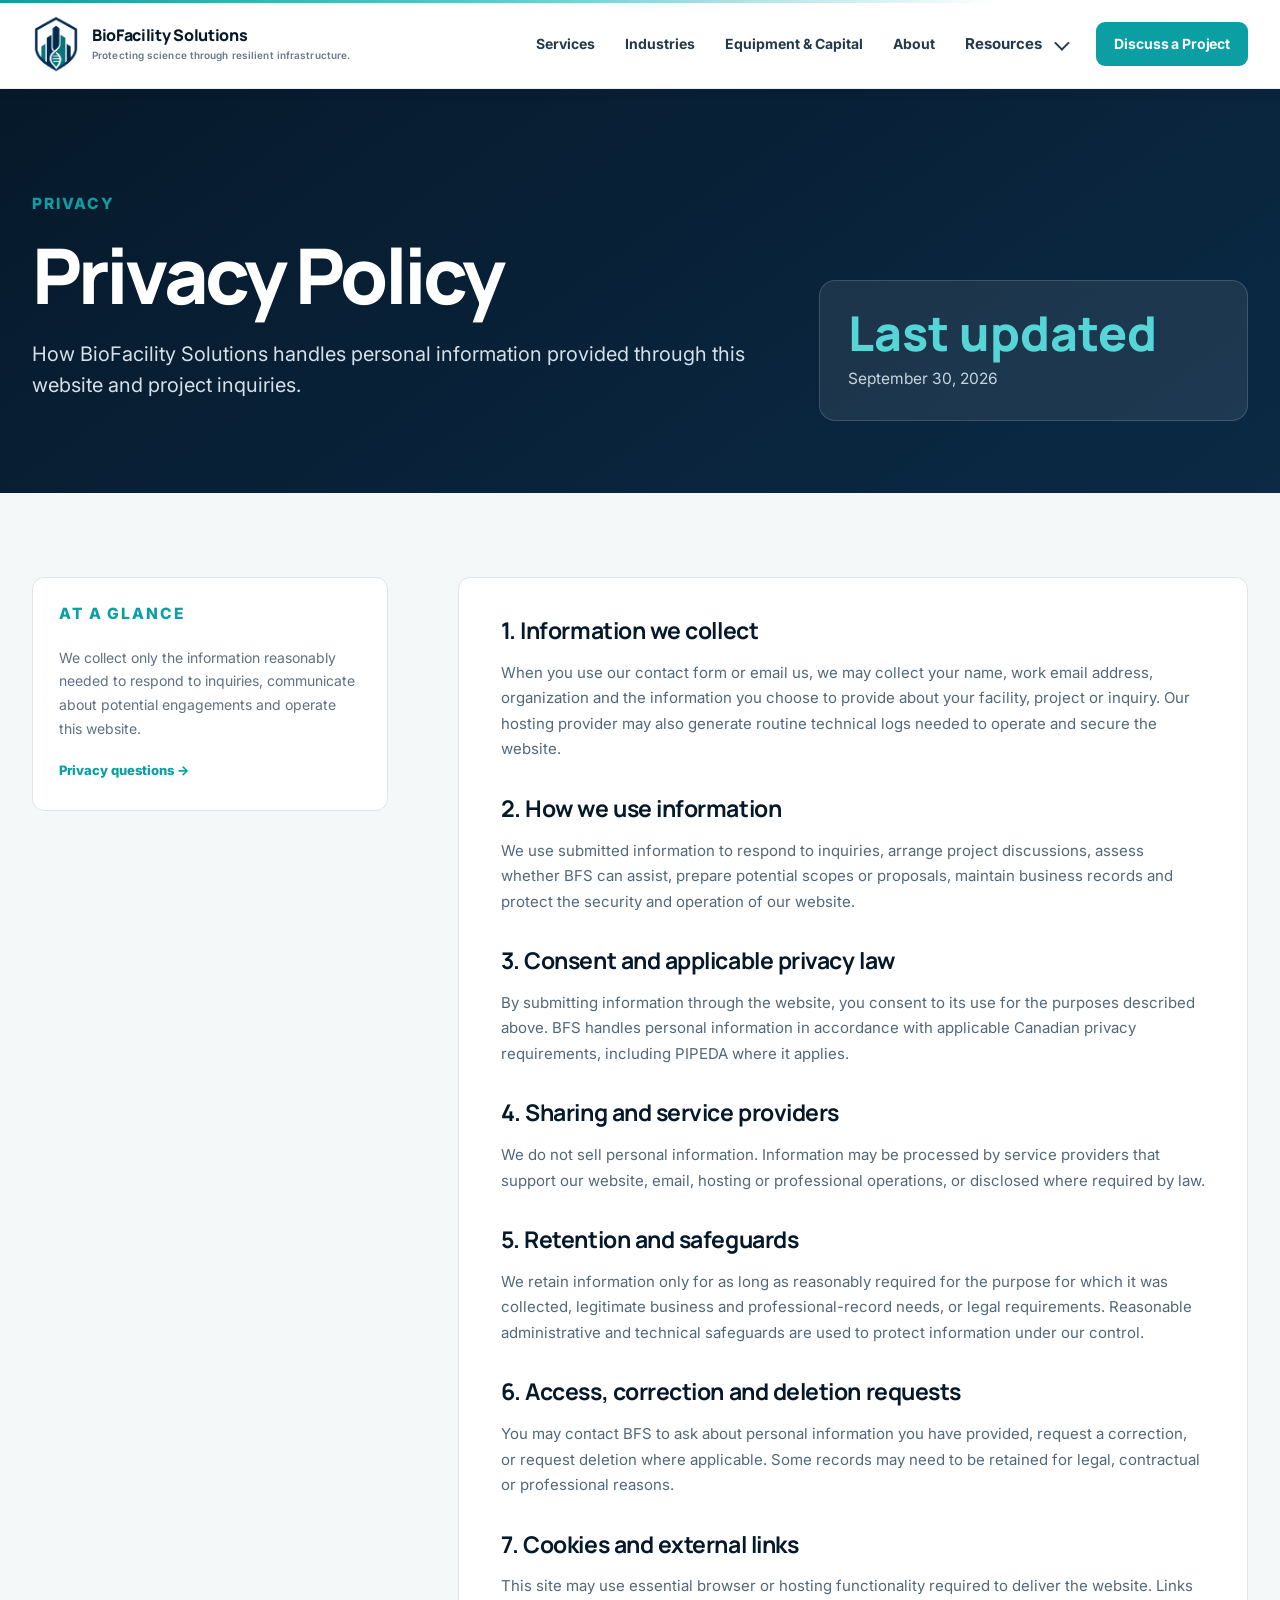
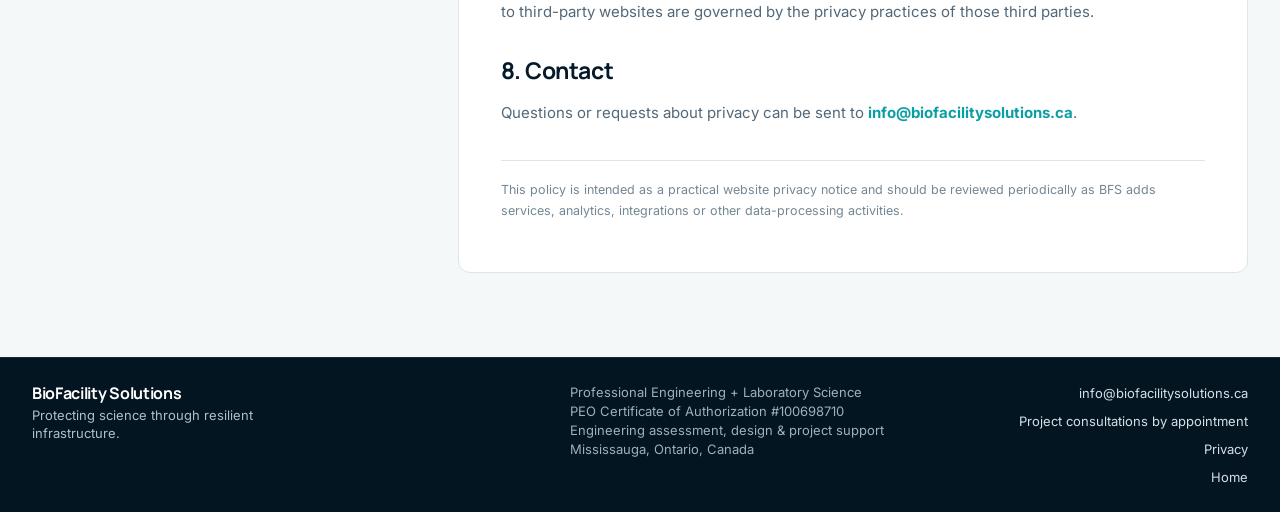
<file: privacy.html>
<!DOCTYPE html>

<html lang="en"><head><meta charset="utf-8"/><meta content="width=device-width, initial-scale=1" name="viewport"/><meta content="BioFacility Solutions privacy policy describing how personal information submitted through this website is collected, used, safeguarded and handled." name="description"/><title>Privacy Policy | BioFacility Solutions</title><link href="https://biofacilitysolutions.ca/privacy.html" rel="canonical"/><meta content="BioFacility Solutions" property="og:site_name"/><meta content="Privacy Policy | BioFacility Solutions" property="og:title"/><meta content="BioFacility Solutions privacy policy describing how personal information submitted through this website is collected, used, safeguarded and handled." property="og:description"/><meta content="website" property="og:type"/><meta content="https://biofacilitysolutions.ca/privacy.html" property="og:url"/><meta content="https://biofacilitysolutions.ca/assets/bfs-social-preview.png" property="og:image"/><meta content="1200" property="og:image:width"/><meta content="630" property="og:image:height"/><meta content="BioFacility Solutions — Professional Engineering + Laboratory Science" property="og:image:alt"/><meta content="summary_large_image" name="twitter:card"/><meta content="Privacy Policy | BioFacility Solutions" name="twitter:title"/><meta content="BioFacility Solutions privacy policy describing how personal information submitted through this website is collected, used, safeguarded and handled." name="twitter:description"/><meta content="https://biofacilitysolutions.ca/assets/bfs-social-preview.png" name="twitter:image"/><link href="https://fonts.googleapis.com" rel="preconnect"/><link crossorigin="" href="https://fonts.gstatic.com" rel="preconnect"/><link href="https://fonts.googleapis.com/css2?family=Inter:wght@400;500;600;700;800&amp;family=Manrope:wght@500;600;700;800&amp;display=swap" rel="stylesheet"/><link href="styles.css?v=34" rel="stylesheet"/><link href="assets/favicon.png" rel="icon" type="image/png"/></head><body><header class="site-header" id="top"><div class="container nav-wrap"><a aria-label="BioFacility Solutions home" class="brand" href="index.html"><img alt="" aria-hidden="true" class="brand-mark" src="assets/bfs-logo-mark.png"/><span class="brand-copy"><strong>BioFacility Solutions</strong><small>Protecting science through resilient infrastructure.</small></span></a><button aria-controls="site-nav" aria-expanded="false" class="menu-toggle">Menu</button><nav aria-label="Primary navigation" class="site-nav" id="site-nav"><a href="index.html#services">Services</a><a href="index.html#industries">Industries</a><a href="index.html#funding">Equipment &amp; Capital</a><a href="index.html#about">About</a><div class="nav-dropdown"><button aria-expanded="false" aria-haspopup="true" class="nav-dropdown-toggle" type="button">Resources <span aria-hidden="true" class="nav-caret"></span></button><div class="nav-dropdown-menu"><a href="laboratory-infrastructure-risk-assessment.html"><strong>Risk Assessment Framework</strong><span>Framework, priorities &amp; deliverables</span></a><a href="25-questions.html"><strong>25-Question Checklist</strong><span>Facility-risk questions for lab leaders</span></a><a href="ult-freezer-infrastructure-guide.html"><strong>ULT Freezer Guide</strong><span>Power, cooling &amp; alarm scenarios</span></a><a href="critical-laboratory-alarm-guide.html"><strong>Critical Alarm Guide</strong><span>Detection, routing &amp; escalation</span></a><a href="standards-and-codes.html"><strong>Standards &amp; Codes Reference</strong><span>Engineering, laboratory &amp; regulatory basis</span></a></div></div><a class="btn btn-small" href="index.html#contact">Discuss a Project</a></nav></div></header><main><section class="resource-hero compact-resource-hero"><div class="container resource-hero-grid"><div><p class="eyebrow">Privacy</p><h1>Privacy Policy</h1><p class="resource-lead">How BioFacility Solutions handles personal information provided through this website and project inquiries.</p></div><aside class="resource-side"><strong>Last updated</strong><p>September 30, 2026</p></aside></div></section><section class="section legal-section"><div class="container legal-layout"><aside class="legal-summary"><p class="eyebrow">At a glance</p><p>We collect only the information reasonably needed to respond to inquiries, communicate about potential engagements and operate this website.</p><a href="mailto:info@biofacilitysolutions.ca">Privacy questions →</a></aside><article class="legal-content"><h2>1. Information we collect</h2><p>When you use our contact form or email us, we may collect your name, work email address, organization and the information you choose to provide about your facility, project or inquiry. Our hosting provider may also generate routine technical logs needed to operate and secure the website.</p><h2>2. How we use information</h2><p>We use submitted information to respond to inquiries, arrange project discussions, assess whether BFS can assist, prepare potential scopes or proposals, maintain business records and protect the security and operation of our website.</p><h2>3. Consent and applicable privacy law</h2><p>By submitting information through the website, you consent to its use for the purposes described above. BFS handles personal information in accordance with applicable Canadian privacy requirements, including PIPEDA where it applies.</p><h2>4. Sharing and service providers</h2><p>We do not sell personal information. Information may be processed by service providers that support our website, email, hosting or professional operations, or disclosed where required by law.</p><h2>5. Retention and safeguards</h2><p>We retain information only for as long as reasonably required for the purpose for which it was collected, legitimate business and professional-record needs, or legal requirements. Reasonable administrative and technical safeguards are used to protect information under our control.</p><h2>6. Access, correction and deletion requests</h2><p>You may contact BFS to ask about personal information you have provided, request a correction, or request deletion where applicable. Some records may need to be retained for legal, contractual or professional reasons.</p><h2>7. Cookies and external links</h2><p>This site may use essential browser or hosting functionality required to deliver the website. Links to third-party websites are governed by the privacy practices of those third parties.</p><h2>8. Contact</h2><p>Questions or requests about privacy can be sent to <a href="mailto:info@biofacilitysolutions.ca">info@biofacilitysolutions.ca</a>.</p><p class="legal-note">This policy is intended as a practical website privacy notice and should be reviewed periodically as BFS adds services, analytics, integrations or other data-processing activities.</p></article></div></section></main><footer class="site-footer"><div class="container footer-grid"><div><strong>BioFacility Solutions</strong><p class="footer-motto">Protecting science through resilient infrastructure.</p></div><div><p>Professional Engineering + Laboratory Science</p><p>PEO Certificate of Authorization #100698710</p><p>Engineering assessment, design &amp; project support</p><p>Mississauga, Ontario, Canada</p></div><div><a href="mailto:info@biofacilitysolutions.ca">info@biofacilitysolutions.ca</a><a href="mailto:info@biofacilitysolutions.ca?subject=Project%20Consultation">Project consultations by appointment</a><a href="privacy.html">Privacy</a><a href="index.html">Home</a></div></div></footer><script src="script.js?v=34"></script></body></html>
</file>
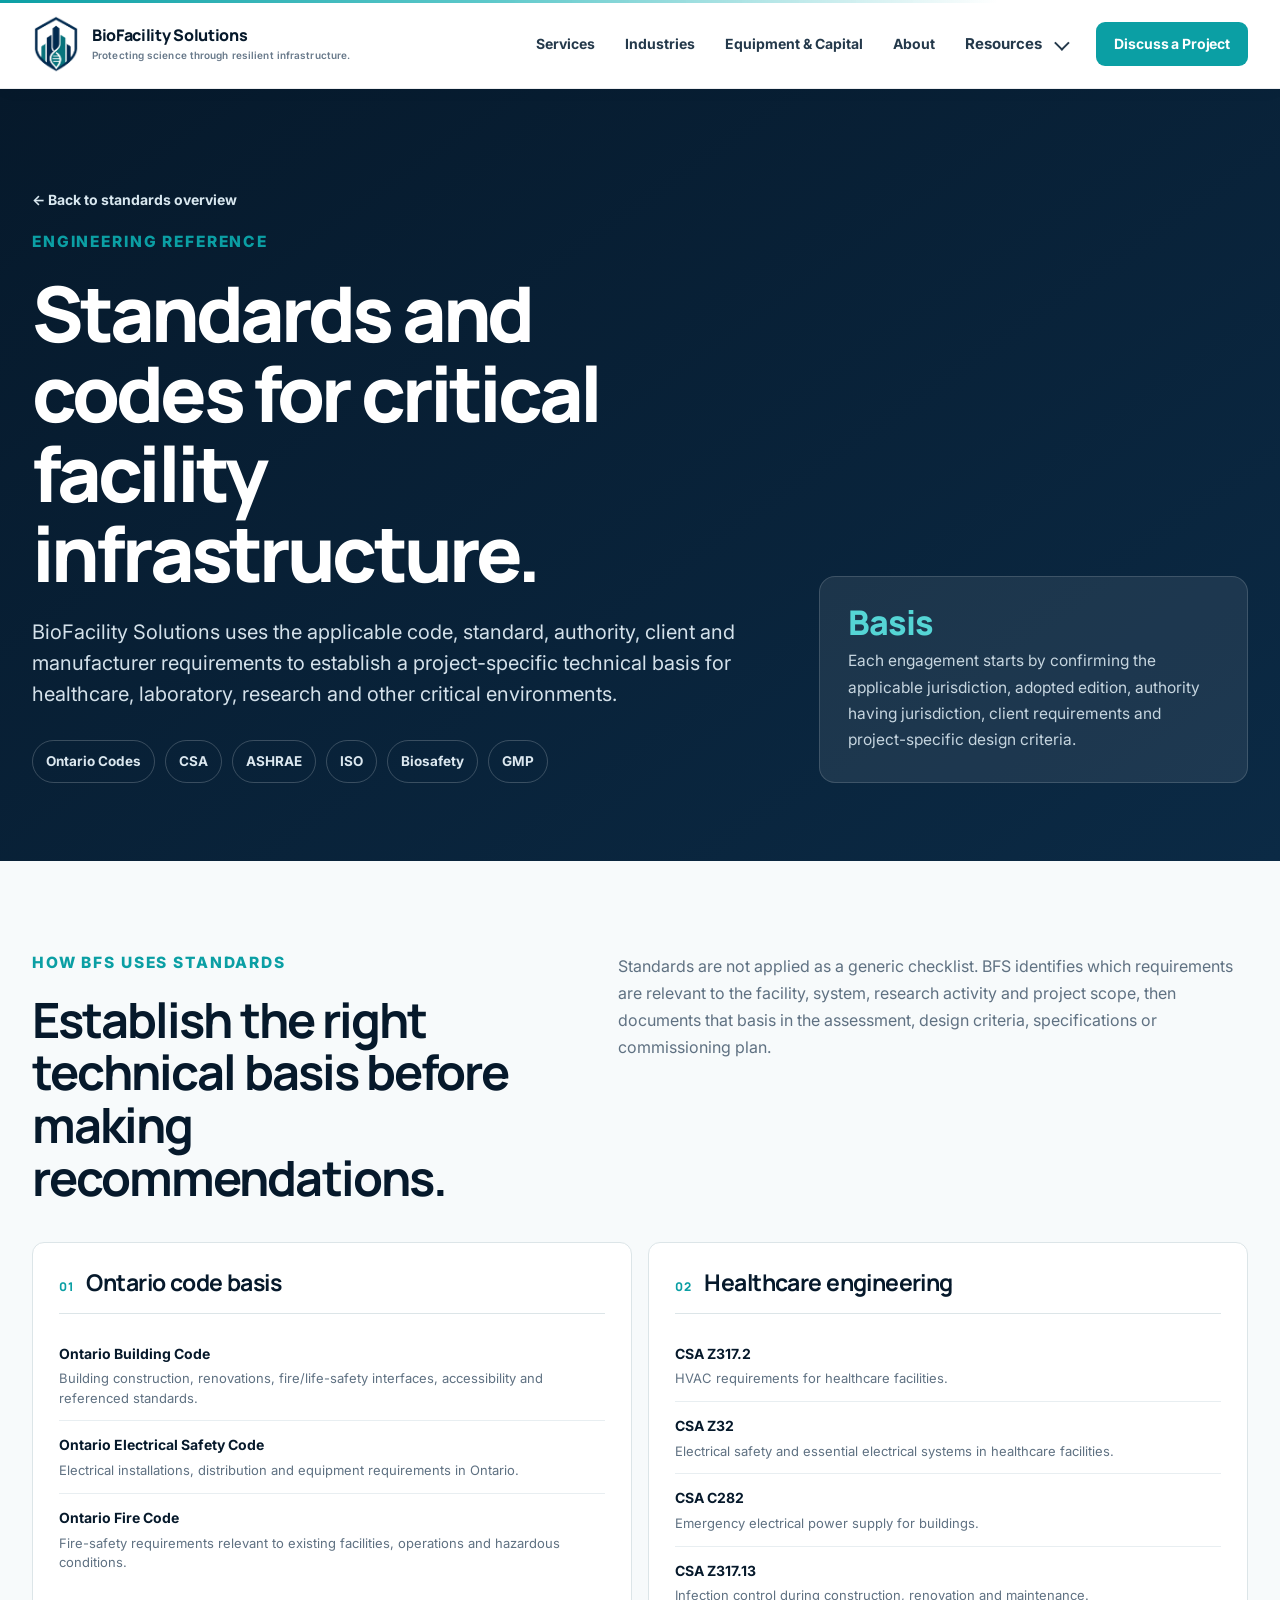
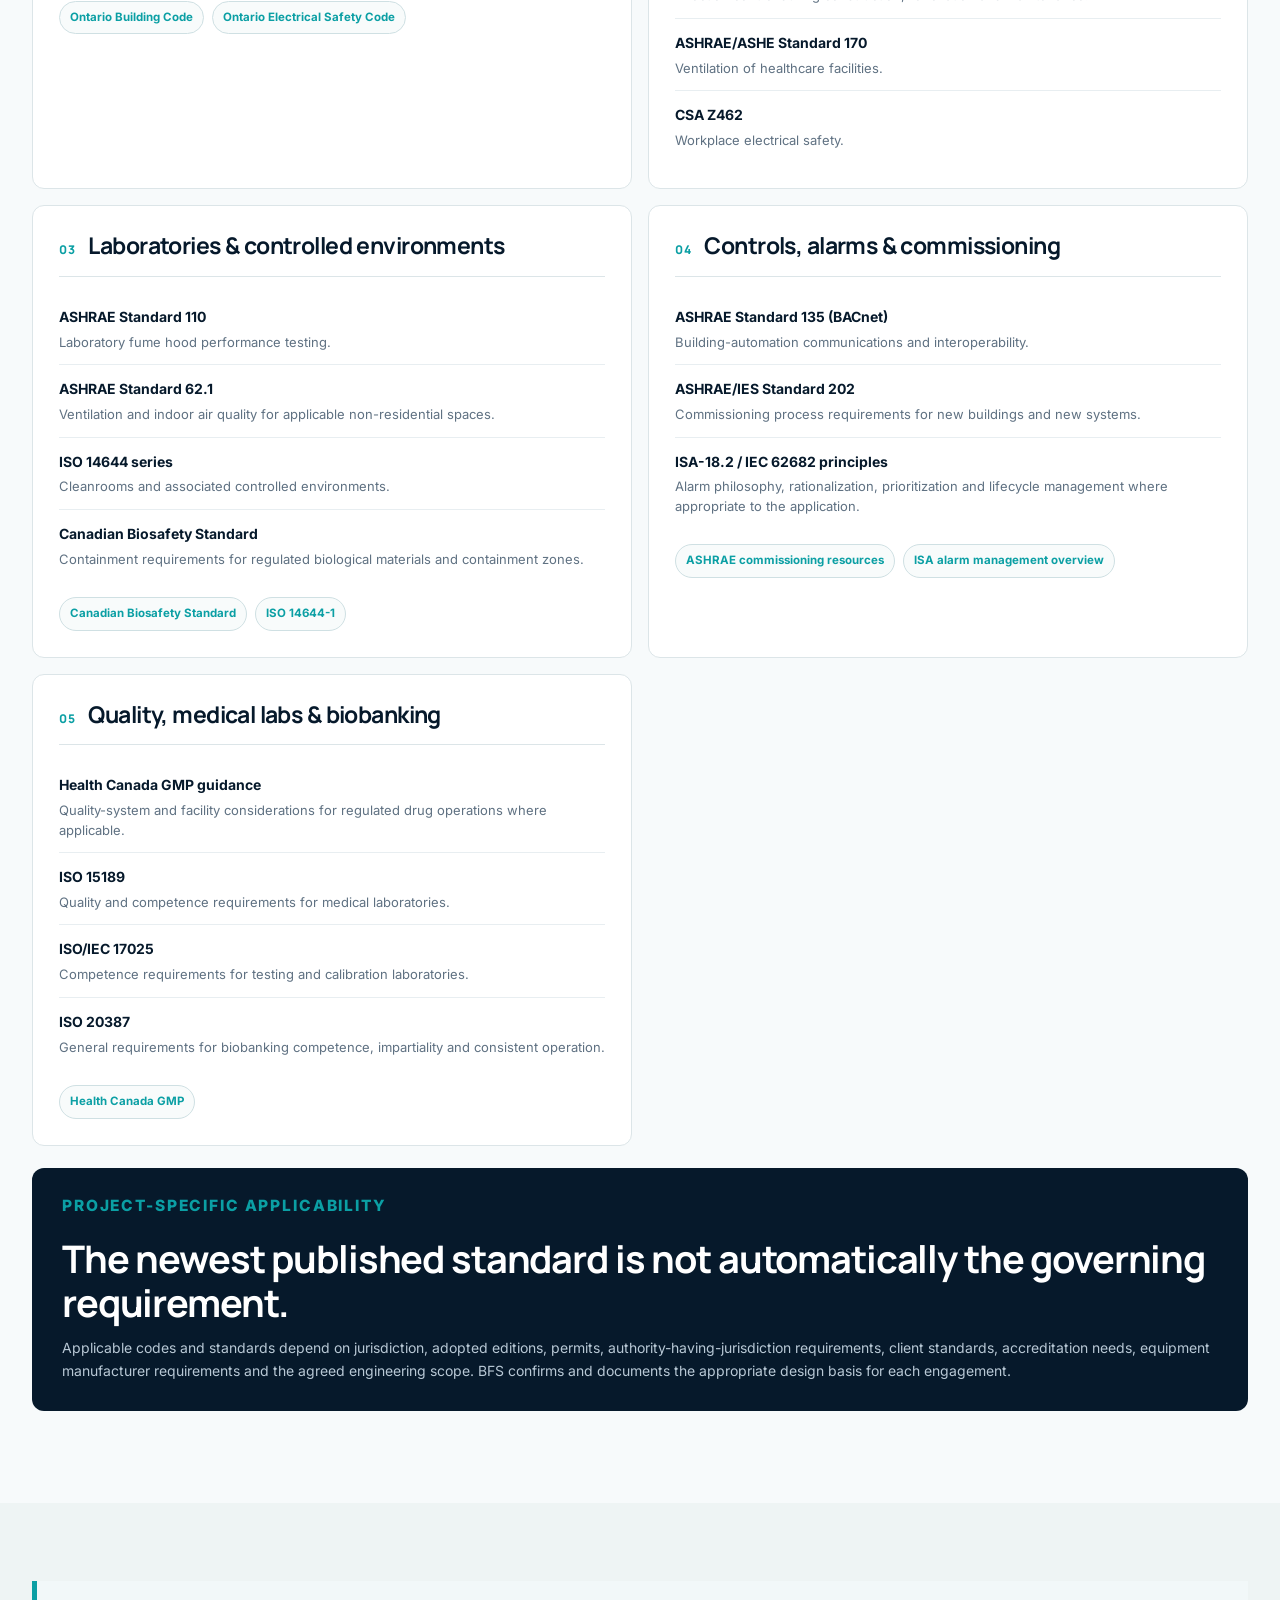
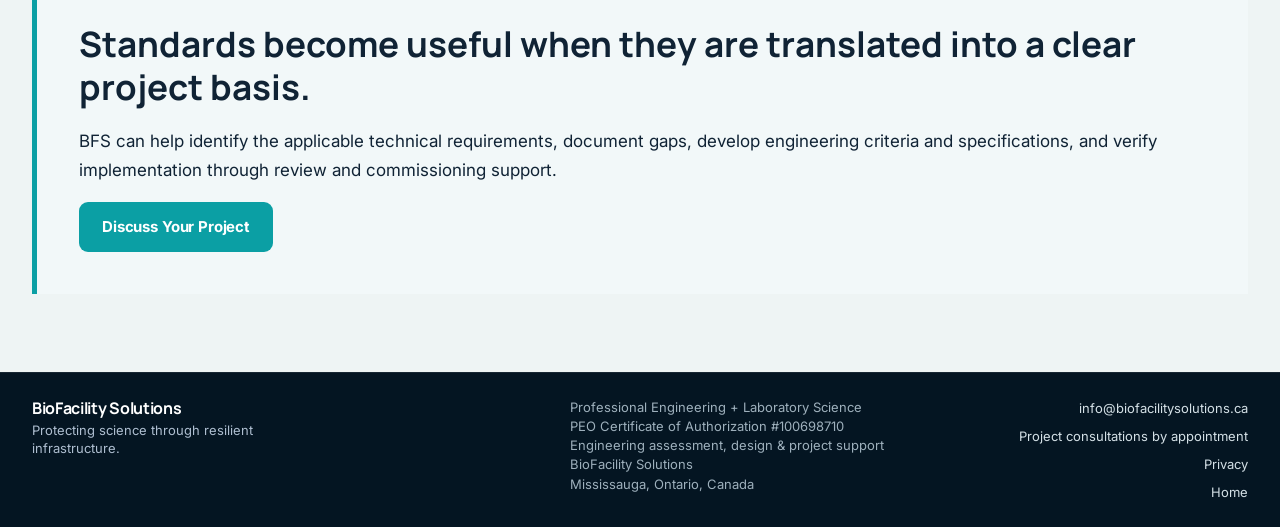
<file: standards-and-codes.html>
<!DOCTYPE html>

<html lang="en">
<head>
<meta charset="utf-8"/>
<meta content="width=device-width, initial-scale=1" name="viewport"/>
<meta content="A practical BFS reference to Ontario codes, engineering standards and laboratory guidance commonly considered for healthcare, research and life-science infrastructure projects." name="description"/>
<title>Engineering Standards &amp; Codes Reference | BioFacility Solutions</title>
<link href="https://fonts.googleapis.com" rel="preconnect"/>
<link crossorigin="" href="https://fonts.gstatic.com" rel="preconnect"/>
<link href="https://fonts.googleapis.com/css2?family=Inter:wght@400;500;600;700;800&amp;family=Manrope:wght@500;600;700;800&amp;display=swap" rel="stylesheet"/>
<link href="styles.css?v=34" rel="stylesheet"/>
<link href="assets/favicon.png" rel="icon" type="image/png"/>
<link href="https://biofacilitysolutions.ca/standards-and-codes.html" rel="canonical"/><meta content="BioFacility Solutions" property="og:site_name"/><meta content="Engineering Standards &amp; Codes Reference | BioFacility Solutions" property="og:title"/><meta content="A practical BFS reference to Ontario codes, engineering standards and laboratory guidance commonly considered for healthcare, research and life-science infrastructure projects." property="og:description"/><meta content="article" property="og:type"/><meta content="https://biofacilitysolutions.ca/standards-and-codes.html" property="og:url"/><meta content="https://biofacilitysolutions.ca/assets/bfs-social-preview.png" property="og:image"/><meta content="1200" property="og:image:width"/><meta content="630" property="og:image:height"/><meta content="BioFacility Solutions — Professional Engineering + Laboratory Science" property="og:image:alt"/><meta content="summary_large_image" name="twitter:card"/><meta content="Engineering Standards &amp; Codes Reference | BioFacility Solutions" name="twitter:title"/><meta content="A practical BFS reference to Ontario codes, engineering standards and laboratory guidance commonly considered for healthcare, research and life-science infrastructure projects." name="twitter:description"/><meta content="https://biofacilitysolutions.ca/assets/bfs-social-preview.png" name="twitter:image"/></head>
<body>
<header class="site-header" id="top">
<div class="container nav-wrap">
<a aria-label="BioFacility Solutions home" class="brand" href="index.html">
<img alt="" aria-hidden="true" class="brand-mark" src="assets/bfs-logo-mark.png"/>
<span class="brand-copy"><strong>BioFacility Solutions</strong><small>Protecting science through resilient infrastructure.</small></span>
</a>
<button aria-controls="site-nav" aria-expanded="false" class="menu-toggle">Menu</button>
<nav aria-label="Primary navigation" class="site-nav" id="site-nav">
<a href="index.html#services">Services</a>
<a href="index.html#industries">Industries</a>
<a href="index.html#funding">Equipment &amp; Capital</a>
<a href="index.html#about">About</a>
<div class="nav-dropdown">
<button aria-expanded="false" aria-haspopup="true" class="nav-dropdown-toggle" type="button">Resources <span aria-hidden="true" class="nav-caret"></span></button>
<div class="nav-dropdown-menu">
<a href="laboratory-infrastructure-risk-assessment.html"><strong>Risk Assessment Framework</strong><span>Framework, priorities &amp; deliverables</span></a>
<a href="25-questions.html"><strong>25-Question Checklist</strong><span>Facility-risk questions for lab leaders</span></a>
<a href="ult-freezer-infrastructure-guide.html"><strong>ULT Freezer Guide</strong><span>Power, cooling &amp; alarm scenarios</span></a>
<a href="critical-laboratory-alarm-guide.html"><strong>Critical Alarm Guide</strong><span>Detection, routing &amp; escalation</span></a>
<a href="standards-and-codes.html"><strong>Standards &amp; Codes Reference</strong><span>Engineering, laboratory &amp; regulatory basis</span></a>
</div>
</div>
<a class="btn btn-small" href="index.html#contact">Discuss a Project</a>
</nav>
</div>
</header>
<main>
<section class="resource-hero standards-resource-hero">
<div class="container resource-hero-grid">
<div>
<a class="back-link" href="index.html#standards">← Back to standards overview</a>
<p class="eyebrow">Engineering Reference</p>
<h1>Standards and codes for critical facility infrastructure.</h1>
<p class="resource-lead">BioFacility Solutions uses the applicable code, standard, authority, client and manufacturer requirements to establish a project-specific technical basis for healthcare, laboratory, research and other critical environments.</p>
<div class="resource-meta"><span>Ontario Codes</span><span>CSA</span><span>ASHRAE</span><span>ISO</span><span>Biosafety</span><span>GMP</span></div>
</div>
<aside class="resource-side standards-side">
<strong>Basis</strong>
<p>Each engagement starts by confirming the applicable jurisdiction, adopted edition, authority having jurisdiction, client requirements and project-specific design criteria.</p>
</aside>
</div>
</section>
<section class="resource-content standards-resource-content">
<div class="container">
<div class="standards-page-intro">
<div>
<p class="eyebrow">How BFS uses standards</p>
<h2>Establish the right technical basis before making recommendations.</h2>
</div>
<p>Standards are not applied as a generic checklist. BFS identifies which requirements are relevant to the facility, system, research activity and project scope, then documents that basis in the assessment, design criteria, specifications or commissioning plan.</p>
</div>
<div class="standards-page-grid">
<section class="standards-group">
<div class="standards-group-head"><span>01</span><h2>Ontario code basis</h2></div>
<ul>
<li><strong>Ontario Building Code</strong><span>Building construction, renovations, fire/life-safety interfaces, accessibility and referenced standards.</span></li>
<li><strong>Ontario Electrical Safety Code</strong><span>Electrical installations, distribution and equipment requirements in Ontario.</span></li>
<li><strong>Ontario Fire Code</strong><span>Fire-safety requirements relevant to existing facilities, operations and hazardous conditions.</span></li>
</ul>
<div class="standards-links"><a href="https://www.ontario.ca/page/2024-ontario-building-code" rel="noopener noreferrer" target="_blank">Ontario Building Code</a><a href="https://esasafe.com/newsroom-2024/2024-ontario-electrical-safety-code-29th-edition/" rel="noopener noreferrer" target="_blank">Ontario Electrical Safety Code</a></div>
</section>
<section class="standards-group">
<div class="standards-group-head"><span>02</span><h2>Healthcare engineering</h2></div>
<ul>
<li><strong>CSA Z317.2</strong><span>HVAC requirements for healthcare facilities.</span></li>
<li><strong>CSA Z32</strong><span>Electrical safety and essential electrical systems in healthcare facilities.</span></li>
<li><strong>CSA C282</strong><span>Emergency electrical power supply for buildings.</span></li>
<li><strong>CSA Z317.13</strong><span>Infection control during construction, renovation and maintenance.</span></li>
<li><strong>ASHRAE/ASHE Standard 170</strong><span>Ventilation of healthcare facilities.</span></li>
<li><strong>CSA Z462</strong><span>Workplace electrical safety.</span></li>
</ul>
</section>
<section class="standards-group">
<div class="standards-group-head"><span>03</span><h2>Laboratories &amp; controlled environments</h2></div>
<ul>
<li><strong>ASHRAE Standard 110</strong><span>Laboratory fume hood performance testing.</span></li>
<li><strong>ASHRAE Standard 62.1</strong><span>Ventilation and indoor air quality for applicable non-residential spaces.</span></li>
<li><strong>ISO 14644 series</strong><span>Cleanrooms and associated controlled environments.</span></li>
<li><strong>Canadian Biosafety Standard</strong><span>Containment requirements for regulated biological materials and containment zones.</span></li>
</ul>
<div class="standards-links"><a href="https://www.canada.ca/en/public-health/services/canadian-biosafety-standards-guidelines/third-edition.html" rel="noopener noreferrer" target="_blank">Canadian Biosafety Standard</a><a href="https://www.iso.org/standard/53394.html" rel="noopener noreferrer" target="_blank">ISO 14644-1</a></div>
</section>
<section class="standards-group">
<div class="standards-group-head"><span>04</span><h2>Controls, alarms &amp; commissioning</h2></div>
<ul>
<li><strong>ASHRAE Standard 135 (BACnet)</strong><span>Building-automation communications and interoperability.</span></li>
<li><strong>ASHRAE/IES Standard 202</strong><span>Commissioning process requirements for new buildings and new systems.</span></li>
<li><strong>ISA-18.2 / IEC 62682 principles</strong><span>Alarm philosophy, rationalization, prioritization and lifecycle management where appropriate to the application.</span></li>
</ul>
<div class="standards-links"><a href="https://www.ashrae.org/technical-resources/bookstore/commissioning" rel="noopener noreferrer" target="_blank">ASHRAE commissioning resources</a><a href="https://www.isa.org/intech-home/2019/january-february/features/applying-alarm-management" rel="noopener noreferrer" target="_blank">ISA alarm management overview</a></div>
</section>
<section class="standards-group">
<div class="standards-group-head"><span>05</span><h2>Quality, medical labs &amp; biobanking</h2></div>
<ul>
<li><strong>Health Canada GMP guidance</strong><span>Quality-system and facility considerations for regulated drug operations where applicable.</span></li>
<li><strong>ISO 15189</strong><span>Quality and competence requirements for medical laboratories.</span></li>
<li><strong>ISO/IEC 17025</strong><span>Competence requirements for testing and calibration laboratories.</span></li>
<li><strong>ISO 20387</strong><span>General requirements for biobanking competence, impartiality and consistent operation.</span></li>
</ul>
<div class="standards-links"><a href="https://www.canada.ca/en/health-canada/services/drugs-health-products/compliance-enforcement/good-manufacturing-practices/guidance-documents/gmp-guidelines-0001/document.html" rel="noopener noreferrer" target="_blank">Health Canada GMP</a></div>
</section>
</div>
<div class="standards-disclaimer">
<p class="eyebrow">Project-specific applicability</p>
<h2>The newest published standard is not automatically the governing requirement.</h2>
<p>Applicable codes and standards depend on jurisdiction, adopted editions, permits, authority-having-jurisdiction requirements, client standards, accreditation needs, equipment manufacturer requirements and the agreed engineering scope. BFS confirms and documents the appropriate design basis for each engagement.</p>
</div>
</div>
</section>
<section class="resource-bottom">
<div class="container">
<div class="callout">
<strong>Standards become useful when they are translated into a clear project basis.</strong>
<p>BFS can help identify the applicable technical requirements, document gaps, develop engineering criteria and specifications, and verify implementation through review and commissioning support.</p>
<a class="btn" href="index.html#contact">Discuss Your Project</a>
</div>
</div>
</section>
</main>
<footer class="site-footer">
<div class="container footer-grid">
<div><strong>BioFacility Solutions</strong><p class="footer-motto">Protecting science through resilient infrastructure.</p></div>
<div><p>Professional Engineering + Laboratory Science</p><p>PEO Certificate of Authorization #100698710</p><p>Engineering assessment, design &amp; project support</p><p>BioFacility Solutions</p><p>Mississauga, Ontario, Canada</p></div>
<div><a href="mailto:info@biofacilitysolutions.ca">info@biofacilitysolutions.ca</a><a href="mailto:info@biofacilitysolutions.ca?subject=Project%20Consultation">Project consultations by appointment</a><a href="privacy.html">Privacy</a><a href="index.html">Home</a></div>
</div>
</footer>
<script src="script.js?v=34"></script>
</body>
</html>
</file>
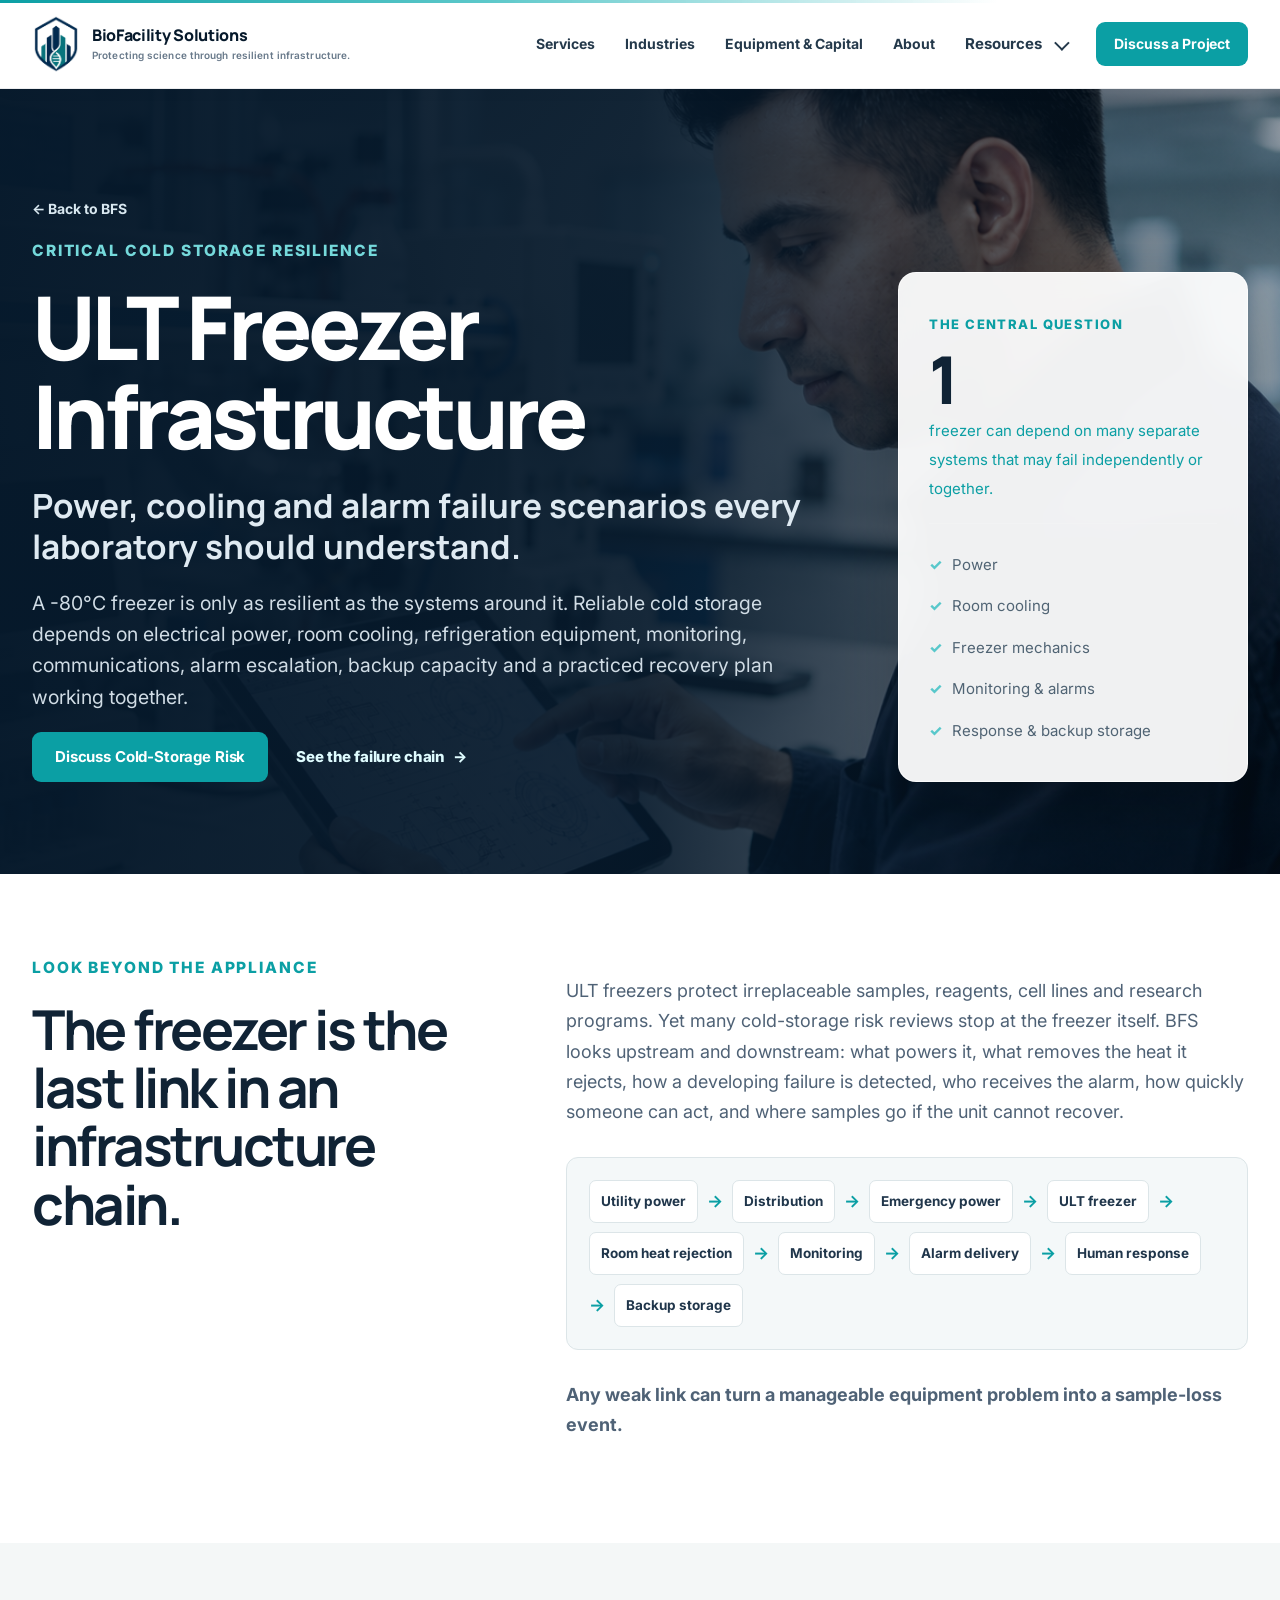
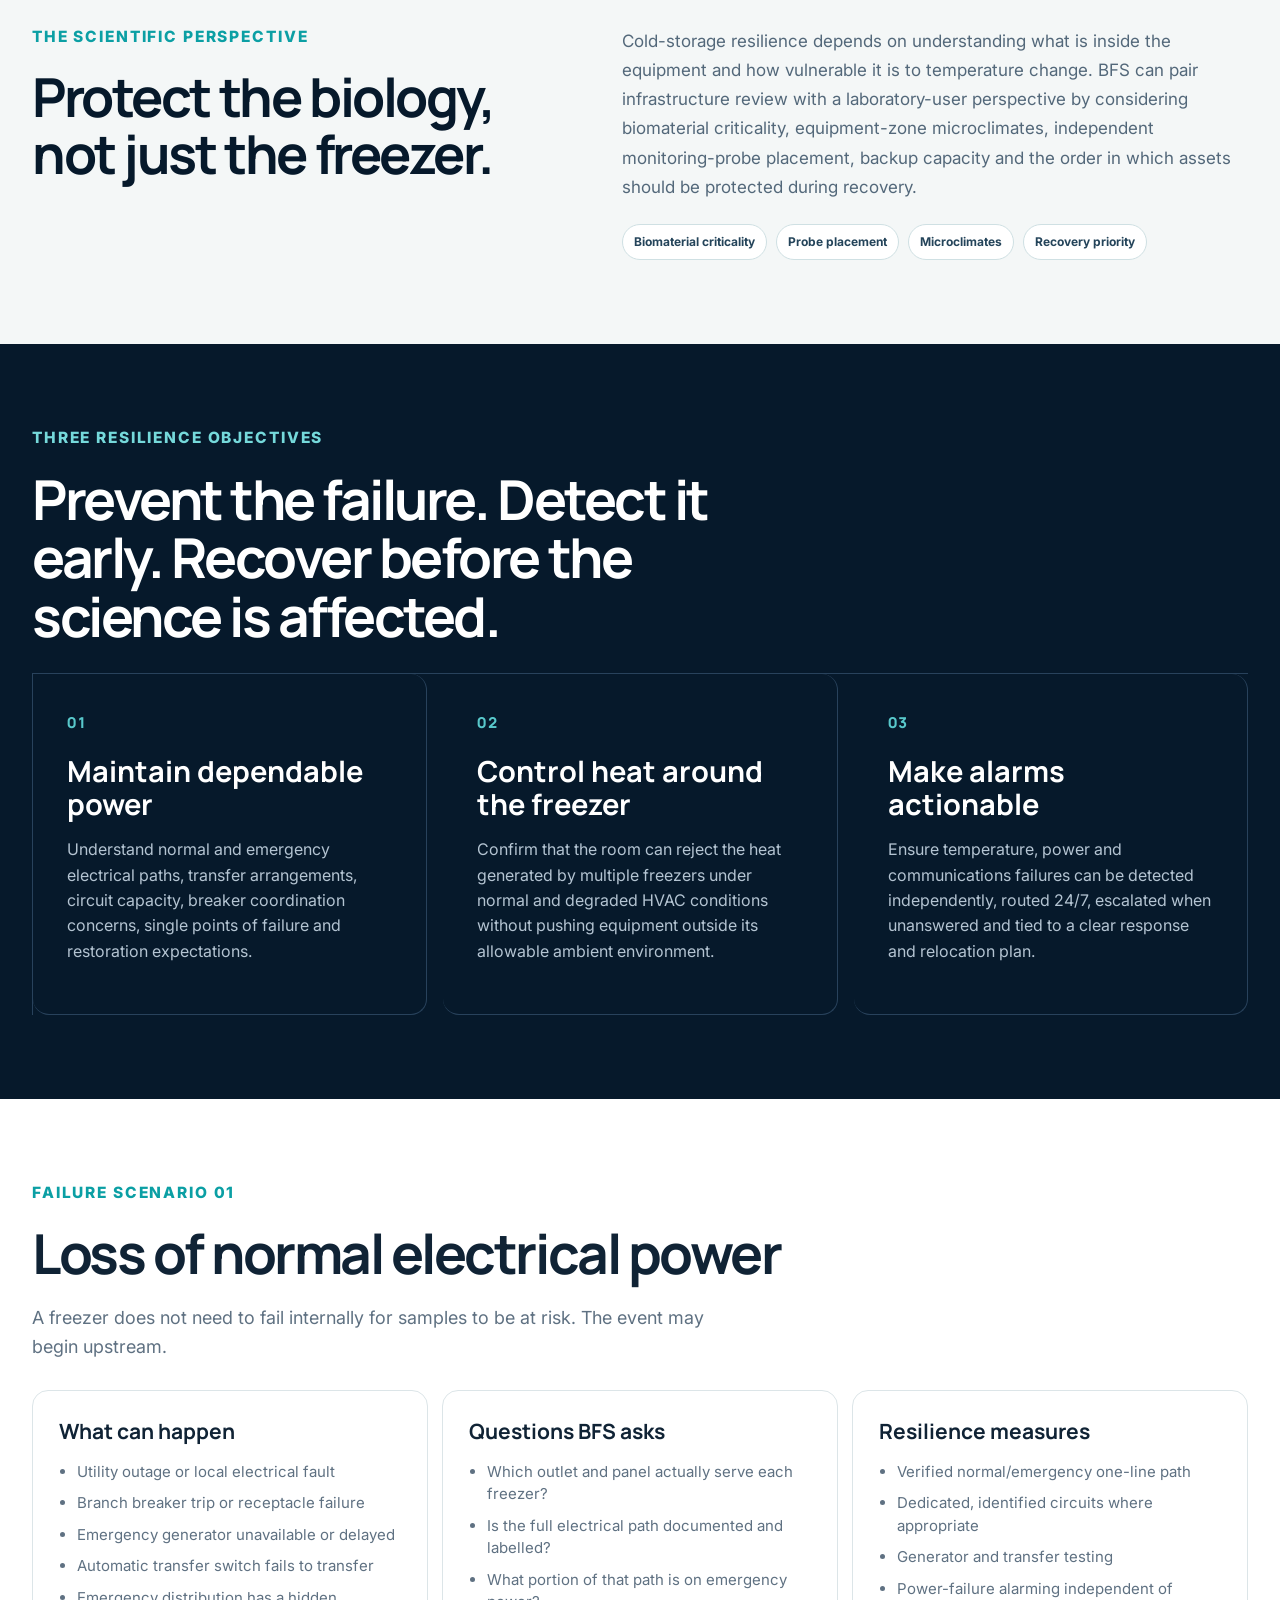
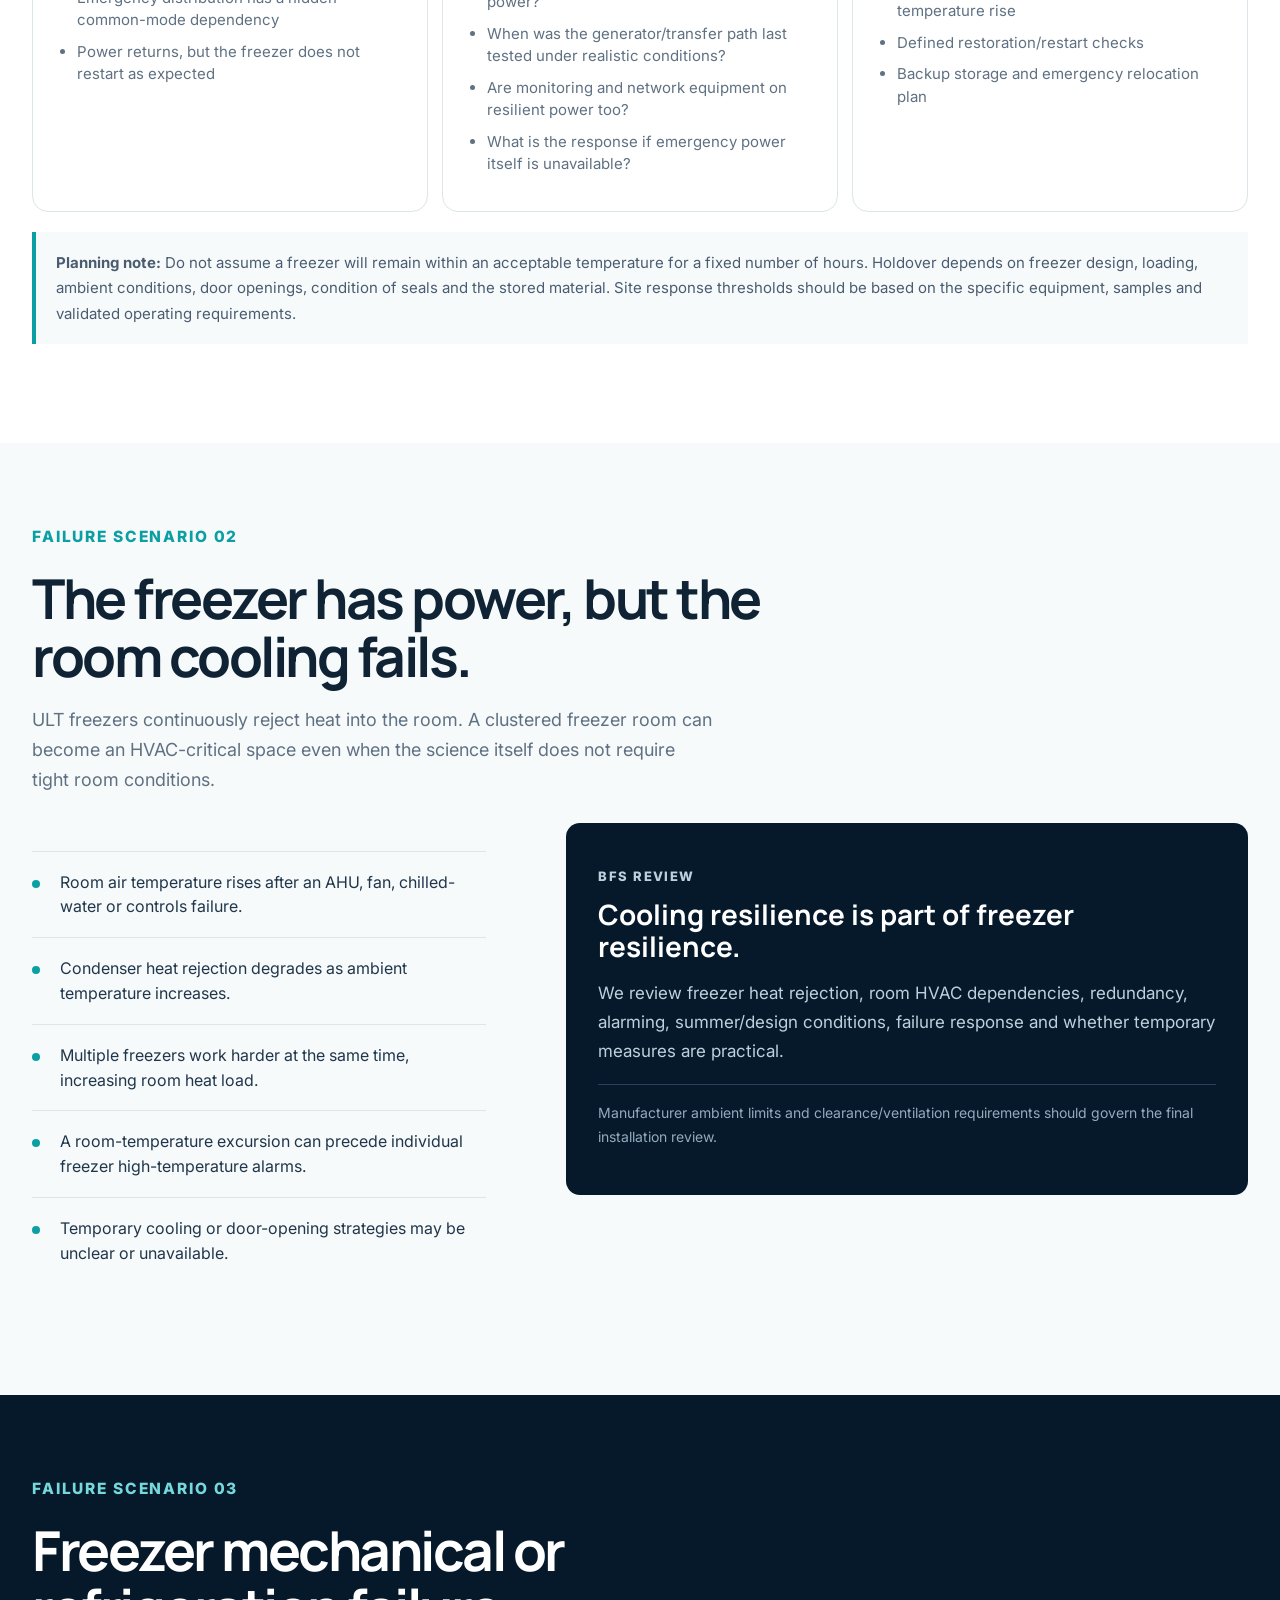
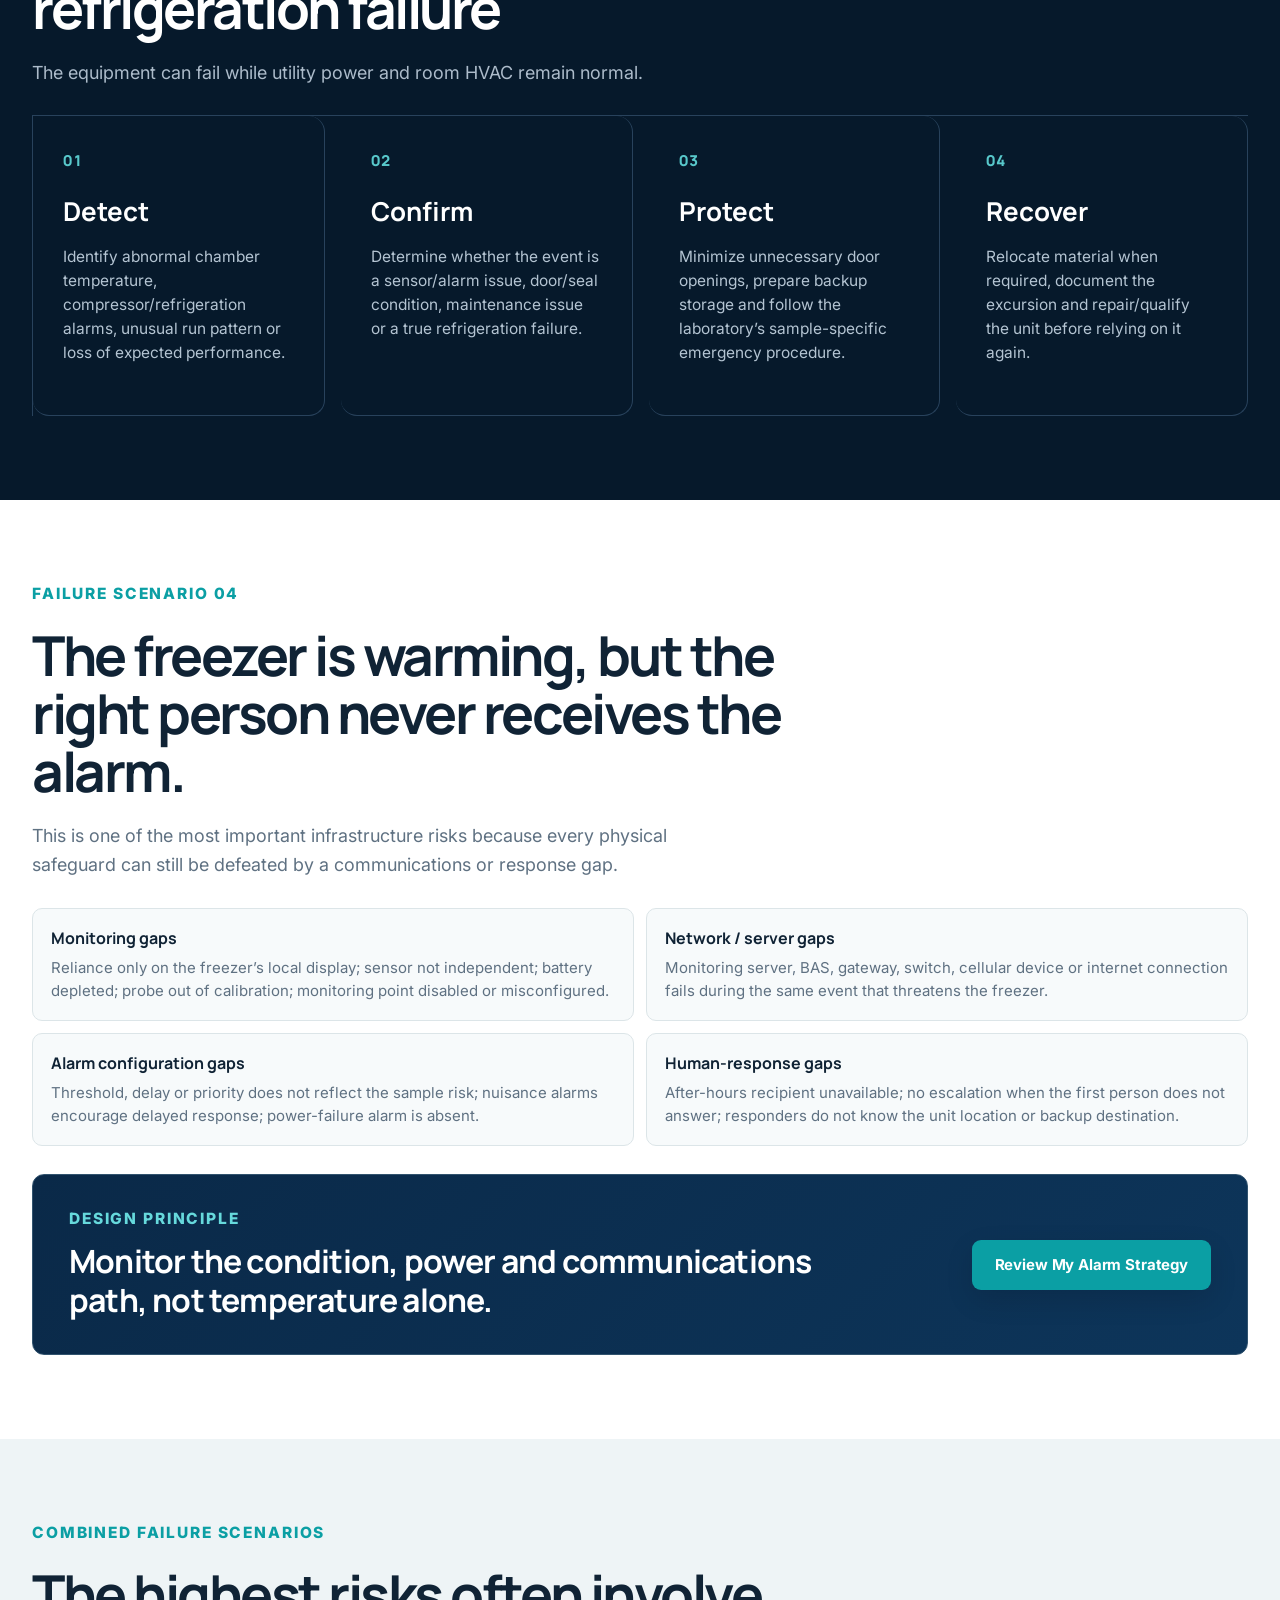
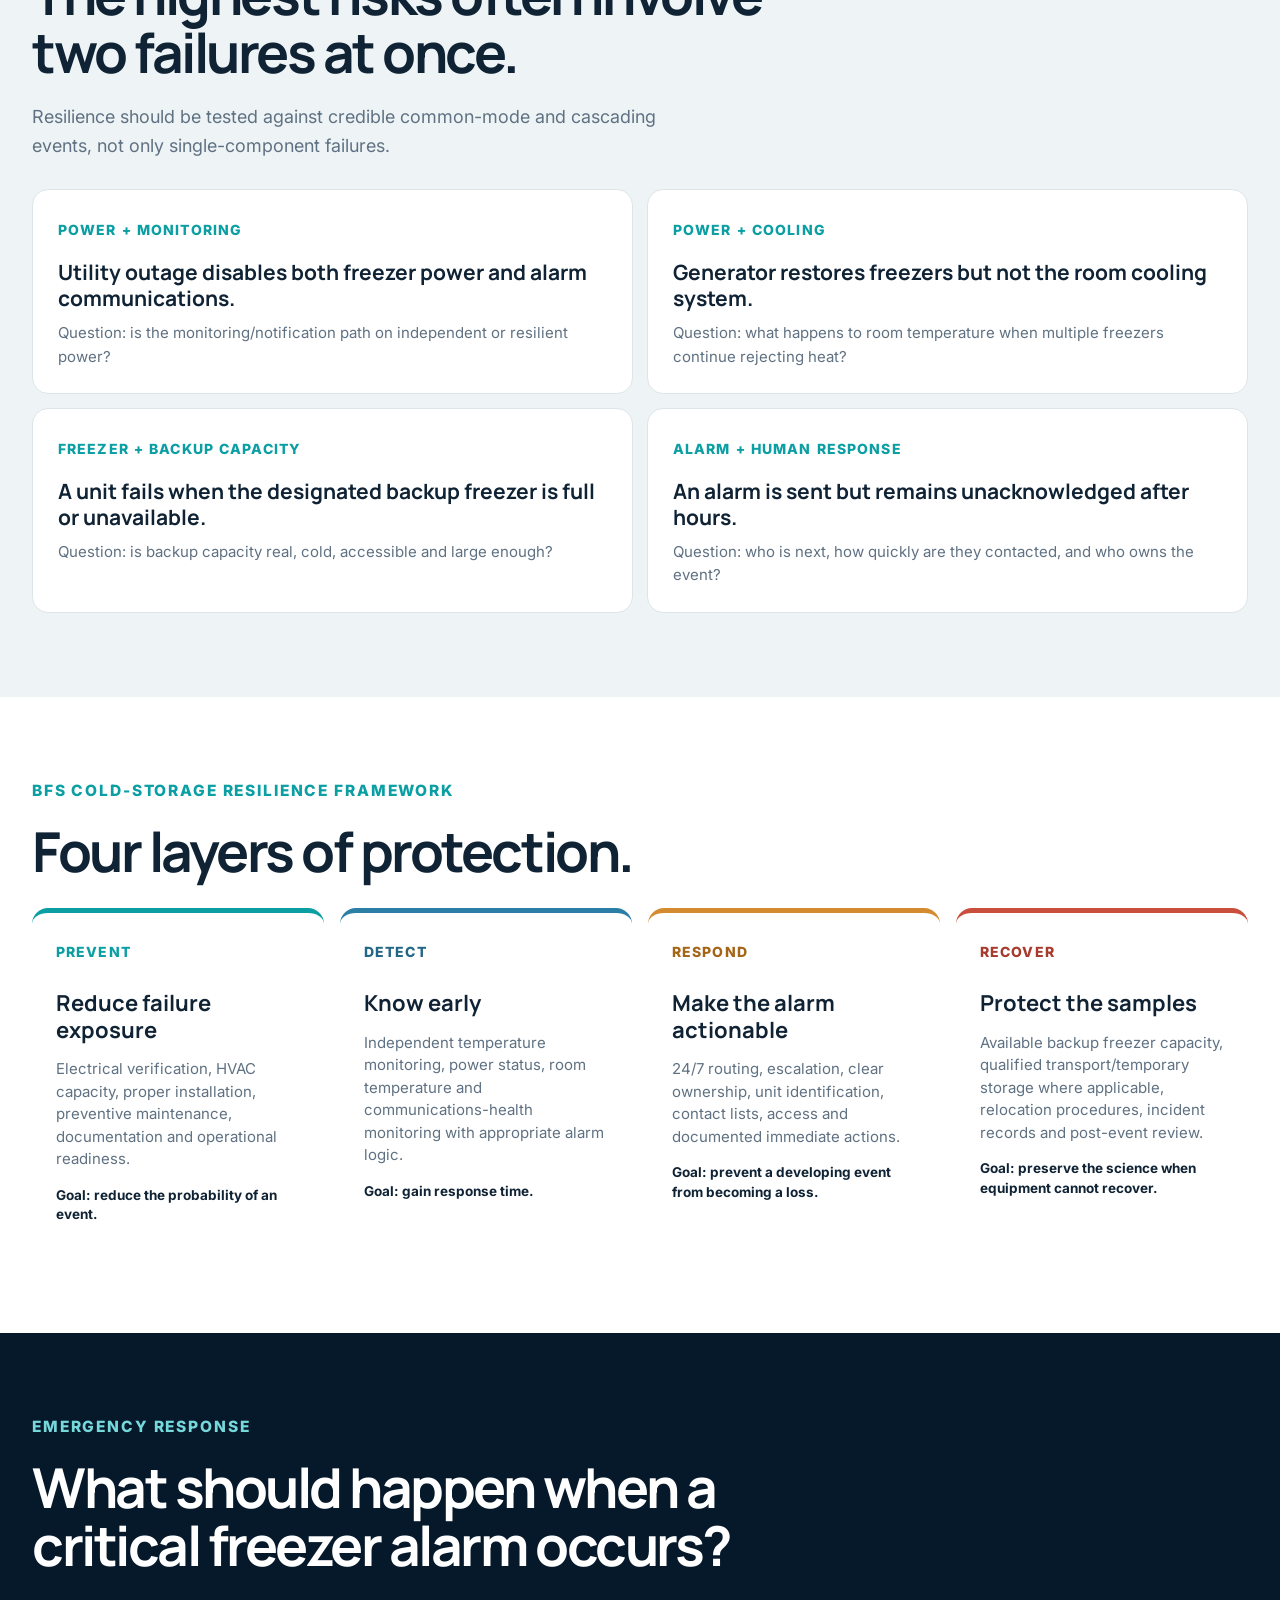
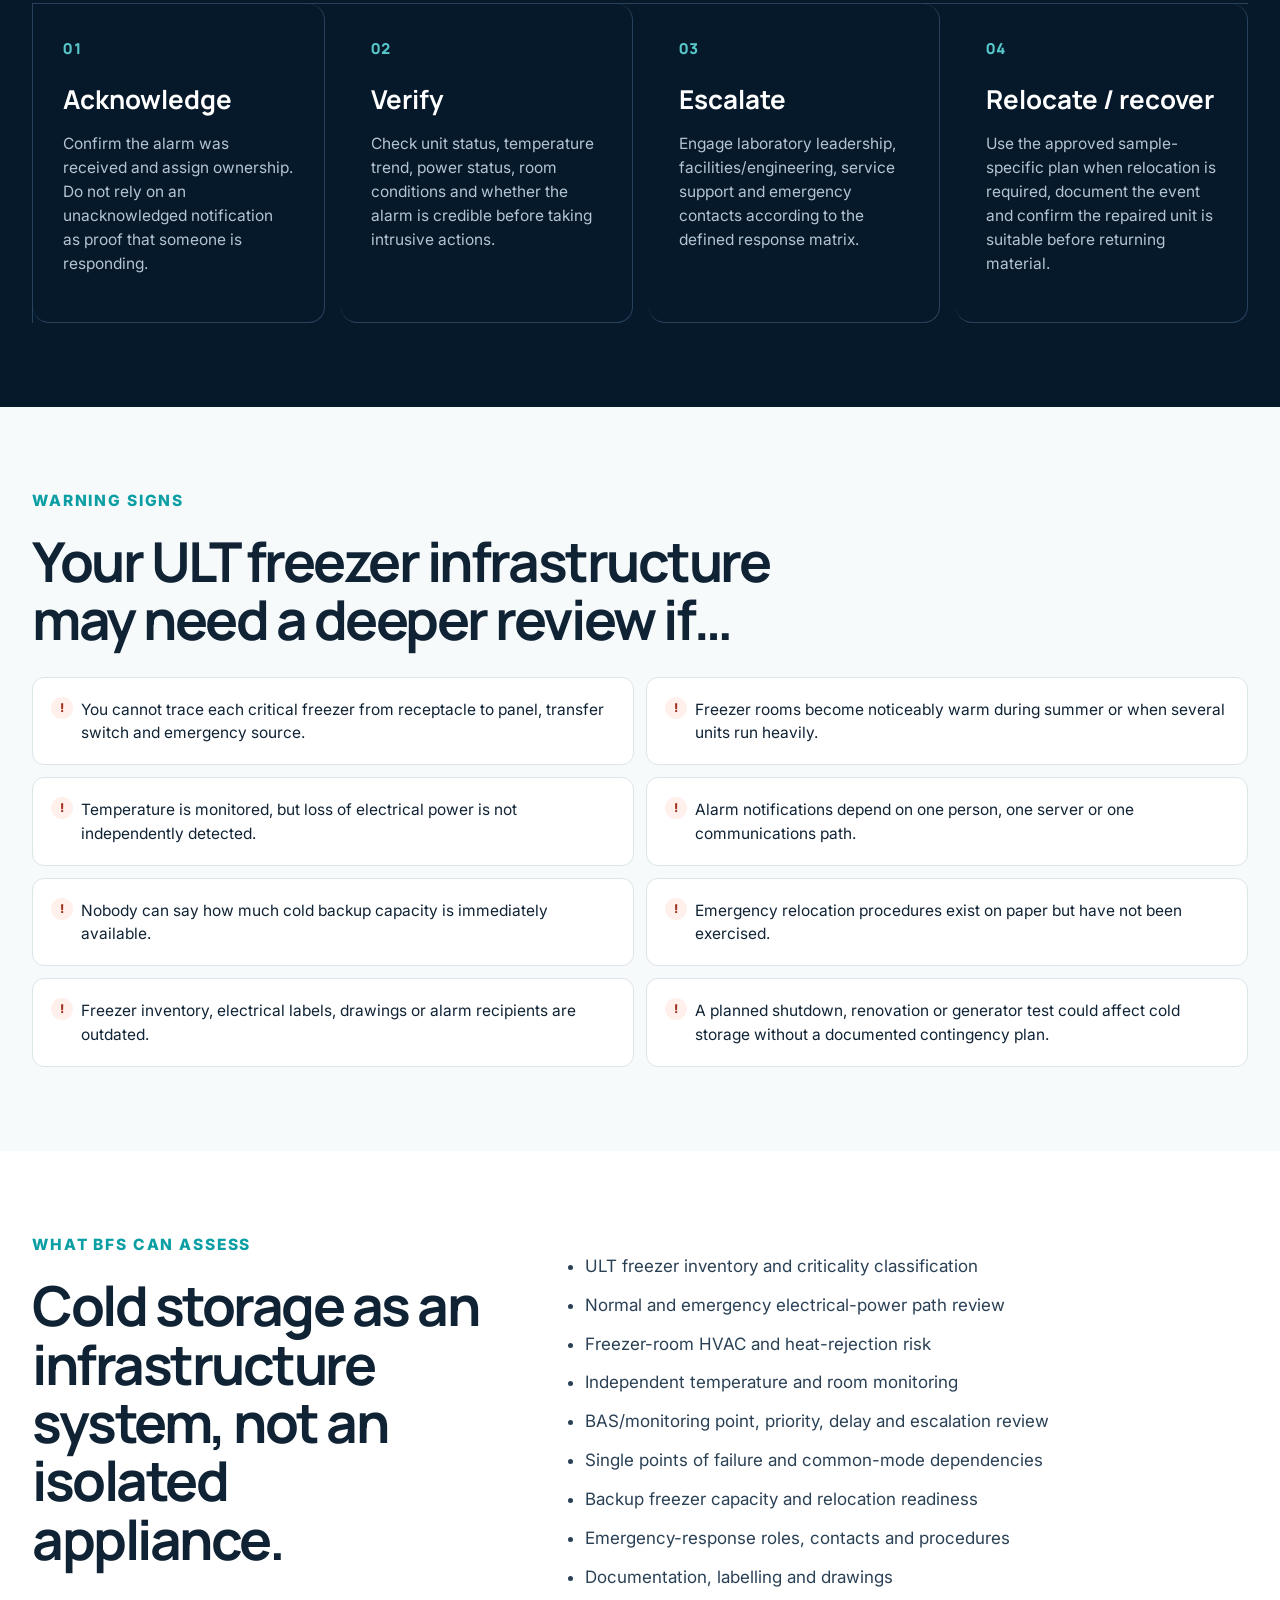
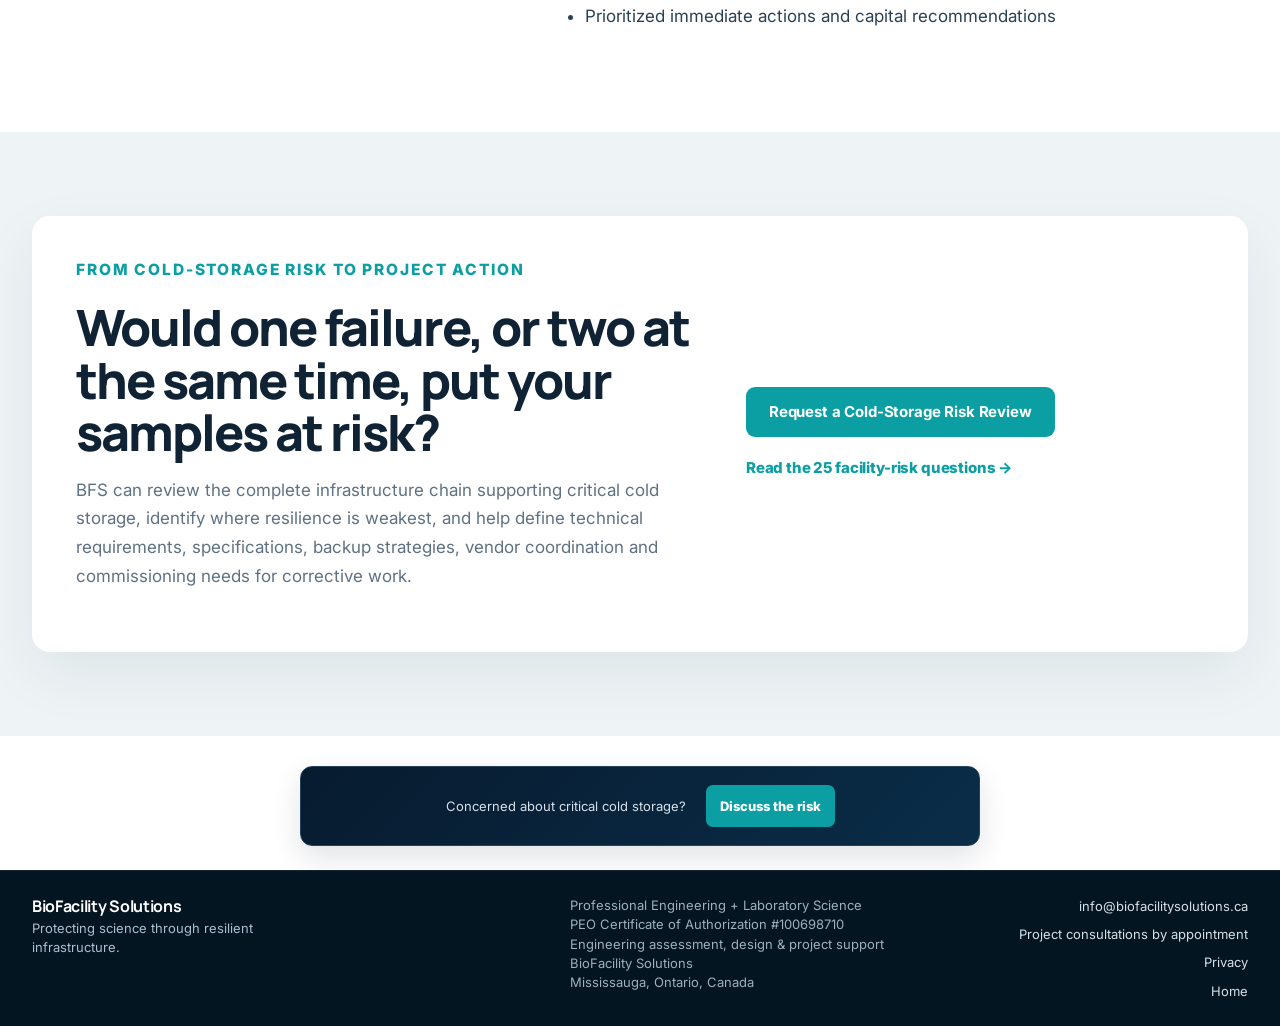
<file: ult-freezer-infrastructure-guide.html>
<!DOCTYPE html>

<html lang="en">
<head>
<meta charset="utf-8"/>
<meta content="width=device-width, initial-scale=1" name="viewport"/>
<meta content="A BFS guide to ULT freezer resilience, including power, room cooling, monitoring, alarm delivery, backup storage and recovery planning." name="description"/>
<title>ULT Freezer Infrastructure Guide | BioFacility Solutions</title>
<link href="https://fonts.googleapis.com" rel="preconnect"/>
<link crossorigin="" href="https://fonts.gstatic.com" rel="preconnect"/>
<link href="https://fonts.googleapis.com/css2?family=Inter:wght@400;500;600;700;800&amp;family=Manrope:wght@500;600;700;800&amp;display=swap" rel="stylesheet"/>
<link href="styles.css?v=34" rel="stylesheet"/>
<link href="assets/favicon.png" rel="icon" type="image/png"/>
<link href="https://biofacilitysolutions.ca/ult-freezer-infrastructure-guide.html" rel="canonical"/><meta content="BioFacility Solutions" property="og:site_name"/><meta content="ULT Freezer Infrastructure Guide | BioFacility Solutions" property="og:title"/><meta content="A BFS guide to ULT freezer resilience, including power, room cooling, monitoring, alarm delivery, backup storage and recovery planning." property="og:description"/><meta content="article" property="og:type"/><meta content="https://biofacilitysolutions.ca/ult-freezer-infrastructure-guide.html" property="og:url"/><meta content="https://biofacilitysolutions.ca/assets/bfs-social-preview.png" property="og:image"/><meta content="1200" property="og:image:width"/><meta content="630" property="og:image:height"/><meta content="BioFacility Solutions — Professional Engineering + Laboratory Science" property="og:image:alt"/><meta content="summary_large_image" name="twitter:card"/><meta content="ULT Freezer Infrastructure Guide | BioFacility Solutions" name="twitter:title"/><meta content="A BFS guide to ULT freezer resilience, including power, room cooling, monitoring, alarm delivery, backup storage and recovery planning." name="twitter:description"/><meta content="https://biofacilitysolutions.ca/assets/bfs-social-preview.png" name="twitter:image"/></head>
<body>
<header class="site-header" id="top">
<div class="container nav-wrap">
<a aria-label="BioFacility Solutions home" class="brand" href="index.html">
<img alt="" aria-hidden="true" class="brand-mark" src="assets/bfs-logo-mark.png"/>
<span class="brand-copy"><strong>BioFacility Solutions</strong><small>Protecting science through resilient infrastructure.</small></span>
</a>
<button aria-controls="site-nav" aria-expanded="false" class="menu-toggle">Menu</button>
<nav aria-label="Primary navigation" class="site-nav" id="site-nav">
<a href="index.html#services">Services</a>
<a href="index.html#industries">Industries</a>
<a href="index.html#funding">Equipment &amp; Capital</a>
<a href="index.html#about">About</a>
<div class="nav-dropdown">
<button aria-expanded="false" aria-haspopup="true" class="nav-dropdown-toggle" type="button">
            Resources <span aria-hidden="true" class="nav-caret"></span>
</button>
<div class="nav-dropdown-menu">
<a href="laboratory-infrastructure-risk-assessment.html"><strong>Risk Assessment Framework</strong><span>Framework, priorities &amp; deliverables</span></a>
<a href="25-questions.html"><strong>25-Question Checklist</strong><span>Facility-risk questions for lab leaders</span></a>
<a href="ult-freezer-infrastructure-guide.html"><strong>ULT Freezer Guide</strong><span>Power, cooling &amp; alarm scenarios</span></a>
<a href="critical-laboratory-alarm-guide.html"><strong>Critical Alarm Guide</strong><span>Detection, routing &amp; escalation</span></a>
<a href="standards-and-codes.html"><strong>Standards &amp; Codes Reference</strong><span>Engineering, laboratory &amp; regulatory basis</span></a>
</div>
</div>
<a class="btn btn-small" href="index.html#contact">Discuss a Project</a>
</nav>
</div>
</header>
<main>
<section class="playbook-hero ult-hero">
<div aria-hidden="true" class="playbook-hero-media"><img alt="" src="assets/hero-lab.png"/><div></div></div>
<div class="container playbook-hero-grid">
<div class="playbook-hero-copy reveal">
<a class="back-link" href="index.html">← Back to BFS</a>
<p class="eyebrow">Critical Cold Storage Resilience</p>
<h1>ULT Freezer Infrastructure</h1>
<p class="playbook-subhead">Power, cooling and alarm failure scenarios every laboratory should understand.</p>
<p class="playbook-lead">A -80°C freezer is only as resilient as the systems around it. Reliable cold storage depends on electrical power, room cooling, refrigeration equipment, monitoring, communications, alarm escalation, backup capacity and a practiced recovery plan working together.</p>
<div class="hero-actions">
<a class="btn" href="index.html#contact">Discuss Cold-Storage Risk</a>
<a class="text-link" href="#failure-chain">See the failure chain <span aria-hidden="true">→</span></a>
</div>
</div>
<aside class="playbook-summary reveal">
<p class="risk-kicker">The central question</p>
<strong>1</strong>
<span>freezer can depend on many separate systems that may fail independently or together.</span>
<ul><li>Power</li><li>Room cooling</li><li>Freezer mechanics</li><li>Monitoring &amp; alarms</li><li>Response &amp; backup storage</li></ul>
</aside>
</div>
</section>
<section class="section playbook-intro" id="failure-chain">
<div class="container playbook-two-col">
<div class="section-heading reveal"><p class="eyebrow">Look beyond the appliance</p><h2>The freezer is the last link in an infrastructure chain.</h2></div>
<div class="playbook-copy reveal">
<p>ULT freezers protect irreplaceable samples, reagents, cell lines and research programs. Yet many cold-storage risk reviews stop at the freezer itself. BFS looks upstream and downstream: what powers it, what removes the heat it rejects, how a developing failure is detected, who receives the alarm, how quickly someone can act, and where samples go if the unit cannot recover.</p>
<div aria-label="ULT freezer infrastructure failure chain" class="failure-chain">
<span>Utility power</span><b>→</b><span>Distribution</span><b>→</b><span>Emergency power</span><b>→</b><span>ULT freezer</span><b>→</b><span>Room heat rejection</span><b>→</b><span>Monitoring</span><b>→</b><span>Alarm delivery</span><b>→</b><span>Human response</span><b>→</b><span>Backup storage</span>
</div>
<p><strong>Any weak link can turn a manageable equipment problem into a sample-loss event.</strong></p>
</div>
</div>
</section><section class="section biomaterial-lens-section" id="biomaterial-lens">
<div class="container biomaterial-lens-grid">
<div>
<p class="eyebrow">The Scientific Perspective</p>
<h2>Protect the biology, not just the freezer.</h2>
</div>
<div>
<p>Cold-storage resilience depends on understanding what is inside the equipment and how vulnerable it is to temperature change. BFS can pair infrastructure review with a laboratory-user perspective by considering biomaterial criticality, equipment-zone microclimates, independent monitoring-probe placement, backup capacity and the order in which assets should be protected during recovery.</p>
<div class="scientific-lens-tags"><span>Biomaterial criticality</span><span>Probe placement</span><span>Microclimates</span><span>Recovery priority</span></div>
</div>
</div>
</section>
<section class="section section-navy outcomes-section">
<div class="container">
<div class="section-heading light reveal"><p class="eyebrow">Three Resilience Objectives</p><h2>Prevent the failure. Detect it early. Recover before the science is affected.</h2></div>
<div class="outcome-grid">
<article class="outcome-card reveal"><span>01</span><h3>Maintain dependable power</h3><p>Understand normal and emergency electrical paths, transfer arrangements, circuit capacity, breaker coordination concerns, single points of failure and restoration expectations.</p></article>
<article class="outcome-card reveal"><span>02</span><h3>Control heat around the freezer</h3><p>Confirm that the room can reject the heat generated by multiple freezers under normal and degraded HVAC conditions without pushing equipment outside its allowable ambient environment.</p></article>
<article class="outcome-card reveal"><span>03</span><h3>Make alarms actionable</h3><p>Ensure temperature, power and communications failures can be detected independently, routed 24/7, escalated when unanswered and tied to a clear response and relocation plan.</p></article>
</div>
</div>
</section>
<section class="section scenario-section">
<div class="container">
<div class="section-heading reveal"><p class="eyebrow">Failure Scenario 01</p><h2>Loss of normal electrical power</h2><p>A freezer does not need to fail internally for samples to be at risk. The event may begin upstream.</p></div>
<div class="scenario-grid">
<article class="scenario-card reveal"><h3>What can happen</h3><ul><li>Utility outage or local electrical fault</li><li>Branch breaker trip or receptacle failure</li><li>Emergency generator unavailable or delayed</li><li>Automatic transfer switch fails to transfer</li><li>Emergency distribution has a hidden common-mode dependency</li><li>Power returns, but the freezer does not restart as expected</li></ul></article>
<article class="scenario-card reveal"><h3>Questions BFS asks</h3><ul><li>Which outlet and panel actually serve each freezer?</li><li>Is the full electrical path documented and labelled?</li><li>What portion of that path is on emergency power?</li><li>When was the generator/transfer path last tested under realistic conditions?</li><li>Are monitoring and network equipment on resilient power too?</li><li>What is the response if emergency power itself is unavailable?</li></ul></article>
<article class="scenario-card reveal"><h3>Resilience measures</h3><ul><li>Verified normal/emergency one-line path</li><li>Dedicated, identified circuits where appropriate</li><li>Generator and transfer testing</li><li>Power-failure alarming independent of temperature rise</li><li>Defined restoration/restart checks</li><li>Backup storage and emergency relocation plan</li></ul></article>
</div>
<p class="scenario-note reveal"><strong>Planning note:</strong> Do not assume a freezer will remain within an acceptable temperature for a fixed number of hours. Holdover depends on freezer design, loading, ambient conditions, door openings, condition of seals and the stored material. Site response thresholds should be based on the specific equipment, samples and validated operating requirements.</p>
</div>
</section>
<section class="section cooling-scenario">
<div class="container">
<div class="section-heading reveal"><p class="eyebrow">Failure Scenario 02</p><h2>The freezer has power, but the room cooling fails.</h2><p>ULT freezers continuously reject heat into the room. A clustered freezer room can become an HVAC-critical space even when the science itself does not require tight room conditions.</p></div>
<div class="playbook-two-col">
<div class="playbook-copy reveal">
<ul class="gap-list"><li>Room air temperature rises after an AHU, fan, chilled-water or controls failure.</li><li>Condenser heat rejection degrades as ambient temperature increases.</li><li>Multiple freezers work harder at the same time, increasing room heat load.</li><li>A room-temperature excursion can precede individual freezer high-temperature alarms.</li><li>Temporary cooling or door-opening strategies may be unclear or unavailable.</li></ul>
</div>
<aside class="cooling-box reveal"><p class="risk-kicker">BFS review</p><h3>Cooling resilience is part of freezer resilience.</h3><p>We review freezer heat rejection, room HVAC dependencies, redundancy, alarming, summer/design conditions, failure response and whether temporary measures are practical.</p><p class="small-note">Manufacturer ambient limits and clearance/ventilation requirements should govern the final installation review.</p></aside>
</div>
</div>
</section>
<section class="section section-navy">
<div class="container">
<div class="section-heading light reveal"><p class="eyebrow">Failure Scenario 03</p><h2>Freezer mechanical or refrigeration failure</h2><p>The equipment can fail while utility power and room HVAC remain normal.</p></div>
<div class="process-timeline">
<article class="process-step reveal"><span>01</span><h3>Detect</h3><p>Identify abnormal chamber temperature, compressor/refrigeration alarms, unusual run pattern or loss of expected performance.</p></article>
<article class="process-step reveal"><span>02</span><h3>Confirm</h3><p>Determine whether the event is a sensor/alarm issue, door/seal condition, maintenance issue or a true refrigeration failure.</p></article>
<article class="process-step reveal"><span>03</span><h3>Protect</h3><p>Minimize unnecessary door openings, prepare backup storage and follow the laboratory’s sample-specific emergency procedure.</p></article>
<article class="process-step reveal"><span>04</span><h3>Recover</h3><p>Relocate material when required, document the excursion and repair/qualify the unit before relying on it again.</p></article>
</div>
</div>
</section>
<section class="section alarm-scenario">
<div class="container">
<div class="section-heading reveal"><p class="eyebrow">Failure Scenario 04</p><h2>The freezer is warming, but the right person never receives the alarm.</h2><p>This is one of the most important infrastructure risks because every physical safeguard can still be defeated by a communications or response gap.</p></div>
<div class="system-columns">
<div class="reveal"><h4>Monitoring gaps</h4><p>Reliance only on the freezer’s local display; sensor not independent; battery depleted; probe out of calibration; monitoring point disabled or misconfigured.</p></div>
<div class="reveal"><h4>Network / server gaps</h4><p>Monitoring server, BAS, gateway, switch, cellular device or internet connection fails during the same event that threatens the freezer.</p></div>
<div class="reveal"><h4>Alarm configuration gaps</h4><p>Threshold, delay or priority does not reflect the sample risk; nuisance alarms encourage delayed response; power-failure alarm is absent.</p></div>
<div class="reveal"><h4>Human-response gaps</h4><p>After-hours recipient unavailable; no escalation when the first person does not answer; responders do not know the unit location or backup destination.</p></div>
</div>
<div class="playbook-mid-cta reveal"><div><p class="eyebrow">Design principle</p><h3>Monitor the condition, power and communications path, not temperature alone.</h3></div><a class="btn" href="index.html#contact">Review My Alarm Strategy</a></div>
</div>
</section>
<section class="section risk-priority-section">
<div class="container">
<div class="section-heading reveal"><p class="eyebrow">Combined Failure Scenarios</p><h2>The highest risks often involve two failures at once.</h2><p>Resilience should be tested against credible common-mode and cascading events, not only single-component failures.</p></div>
<div class="combo-grid">
<article class="combo-card reveal"><span>Power + monitoring</span><h3>Utility outage disables both freezer power and alarm communications.</h3><p>Question: is the monitoring/notification path on independent or resilient power?</p></article>
<article class="combo-card reveal"><span>Power + cooling</span><h3>Generator restores freezers but not the room cooling system.</h3><p>Question: what happens to room temperature when multiple freezers continue rejecting heat?</p></article>
<article class="combo-card reveal"><span>Freezer + backup capacity</span><h3>A unit fails when the designated backup freezer is full or unavailable.</h3><p>Question: is backup capacity real, cold, accessible and large enough?</p></article>
<article class="combo-card reveal"><span>Alarm + human response</span><h3>An alarm is sent but remains unacknowledged after hours.</h3><p>Question: who is next, how quickly are they contacted, and who owns the event?</p></article>
</div>
</div>
</section>
<section class="section">
<div class="container">
<div class="section-heading reveal"><p class="eyebrow">BFS Cold-Storage Resilience Framework</p><h2>Four layers of protection.</h2></div>
<div class="priority-grid">
<article class="priority-card low reveal"><span>Prevent</span><h3>Reduce failure exposure</h3><p>Electrical verification, HVAC capacity, proper installation, preventive maintenance, documentation and operational readiness.</p><strong>Goal: reduce the probability of an event.</strong></article>
<article class="priority-card moderate reveal"><span>Detect</span><h3>Know early</h3><p>Independent temperature monitoring, power status, room temperature and communications-health monitoring with appropriate alarm logic.</p><strong>Goal: gain response time.</strong></article>
<article class="priority-card high reveal"><span>Respond</span><h3>Make the alarm actionable</h3><p>24/7 routing, escalation, clear ownership, unit identification, contact lists, access and documented immediate actions.</p><strong>Goal: prevent a developing event from becoming a loss.</strong></article>
<article class="priority-card critical reveal"><span>Recover</span><h3>Protect the samples</h3><p>Available backup freezer capacity, qualified transport/temporary storage where applicable, relocation procedures, incident records and post-event review.</p><strong>Goal: preserve the science when equipment cannot recover.</strong></article>
</div>
</div>
</section>
<section class="section section-navy">
<div class="container">
<div class="section-heading light reveal"><p class="eyebrow">Emergency Response</p><h2>What should happen when a critical freezer alarm occurs?</h2></div>
<div class="process-timeline">
<article class="process-step reveal"><span>01</span><h3>Acknowledge</h3><p>Confirm the alarm was received and assign ownership. Do not rely on an unacknowledged notification as proof that someone is responding.</p></article>
<article class="process-step reveal"><span>02</span><h3>Verify</h3><p>Check unit status, temperature trend, power status, room conditions and whether the alarm is credible before taking intrusive actions.</p></article>
<article class="process-step reveal"><span>03</span><h3>Escalate</h3><p>Engage laboratory leadership, facilities/engineering, service support and emergency contacts according to the defined response matrix.</p></article>
<article class="process-step reveal"><span>04</span><h3>Relocate / recover</h3><p>Use the approved sample-specific plan when relocation is required, document the event and confirm the repaired unit is suitable before returning material.</p></article>
</div>
</div>
</section>
<section class="section warning-section">
<div class="container">
<div class="section-heading reveal"><p class="eyebrow">Warning Signs</p><h2>Your ULT freezer infrastructure may need a deeper review if…</h2></div>
<div class="warning-grid">
<div class="warning-item reveal">You cannot trace each critical freezer from receptacle to panel, transfer switch and emergency source.</div>
<div class="warning-item reveal">Freezer rooms become noticeably warm during summer or when several units run heavily.</div>
<div class="warning-item reveal">Temperature is monitored, but loss of electrical power is not independently detected.</div>
<div class="warning-item reveal">Alarm notifications depend on one person, one server or one communications path.</div>
<div class="warning-item reveal">Nobody can say how much cold backup capacity is immediately available.</div>
<div class="warning-item reveal">Emergency relocation procedures exist on paper but have not been exercised.</div>
<div class="warning-item reveal">Freezer inventory, electrical labels, drawings or alarm recipients are outdated.</div>
<div class="warning-item reveal">A planned shutdown, renovation or generator test could affect cold storage without a documented contingency plan.</div>
</div>
</div>
</section>
<section class="section why-bfs-section">
<div class="container playbook-two-col">
<div class="section-heading reveal"><p class="eyebrow">What BFS can assess</p><h2>Cold storage as an infrastructure system, not an isolated appliance.</h2></div>
<div class="why-bfs-copy reveal">
<ul><li>ULT freezer inventory and criticality classification</li><li>Normal and emergency electrical-power path review</li><li>Freezer-room HVAC and heat-rejection risk</li><li>Independent temperature and room monitoring</li><li>BAS/monitoring point, priority, delay and escalation review</li><li>Single points of failure and common-mode dependencies</li><li>Backup freezer capacity and relocation readiness</li><li>Emergency-response roles, contacts and procedures</li><li>Documentation, labelling and drawings</li><li>Prioritized immediate actions and capital recommendations</li></ul>
</div>
</div>
</section>
<section class="section final-playbook-cta">
<div class="container final-cta-card reveal">
<div><p class="eyebrow">From cold-storage risk to project action</p><h2>Would one failure, or two at the same time, put your samples at risk?</h2><p>BFS can review the complete infrastructure chain supporting critical cold storage, identify where resilience is weakest, and help define technical requirements, specifications, backup strategies, vendor coordination and commissioning needs for corrective work.</p></div>
<div class="final-cta-actions"><a class="btn" href="index.html#contact">Request a Cold-Storage Risk Review</a><a class="text-link dark" href="25-questions.html">Read the 25 facility-risk questions →</a></div>
</div>
</section>
</main>
<div class="end-assessment-cta"><span>Concerned about critical cold storage?</span><a href="index.html#contact">Discuss the risk</a></div>
<footer class="site-footer">
<div class="container footer-grid">
<div><strong>BioFacility Solutions</strong><p class="footer-motto">Protecting science through resilient infrastructure.</p></div>
<div><p>Professional Engineering + Laboratory Science</p><p>PEO Certificate of Authorization #100698710</p><p>Engineering assessment, design &amp; project support</p><p>BioFacility Solutions</p><p>Mississauga, Ontario, Canada</p></div>
<div><a href="mailto:info@biofacilitysolutions.ca">info@biofacilitysolutions.ca</a><a href="mailto:info@biofacilitysolutions.ca?subject=Project%20Consultation">Project consultations by appointment</a><a href="privacy.html">Privacy</a><a href="index.html">Home</a></div>
</div>
</footer>
<script src="script.js?v=34"></script>
</body>
</html>
</file>
<file: styles.css>
:root{
  --navy:#071b34;--navy2:#0d2747;--teal:#0d9da5;--cyan:#29b4be;--green:#58b83e;--ink:#0d1b2a;--muted:#607086;--line:#dbe4ea;--soft:#f5f8fa;--white:#fff;--max:1180px;
}
*{box-sizing:border-box}html{scroll-behavior:smooth}body{margin:0;font-family:Inter,Arial,sans-serif;color:var(--ink);background:#fff;line-height:1.6}img{max-width:100%;display:block}a{color:inherit;text-decoration:none}.container{width:min(var(--max),calc(100% - 40px));margin:auto}.site-header{position:sticky;top:0;z-index:100;background:rgba(255,255,255,.94);backdrop-filter:blur(12px);border-bottom:1px solid rgba(13,27,42,.07)}.nav-wrap{height:78px;display:flex;align-items:center;justify-content:space-between}.brand img{width:132px;height:62px;object-fit:contain;object-position:center}.site-nav{display:flex;align-items:center;gap:28px;font-size:14px;font-weight:600}.site-nav>a:not(.btn):hover{color:var(--teal)}.menu-toggle{display:none;background:none;border:0;font:inherit}.btn{display:inline-flex;align-items:center;justify-content:center;min-height:48px;padding:0 22px;background:linear-gradient(135deg,var(--teal),#087d8a);color:white;border-radius:7px;font-weight:700;border:0;cursor:pointer;box-shadow:0 9px 24px rgba(13,157,165,.18);transition:.2s}.btn:hover{transform:translateY(-1px)}.btn-small{min-height:42px;padding:0 17px;font-size:13px}.text-link{display:inline-flex;gap:8px;align-items:center;font-weight:700;color:#dffcff}.text-link.dark{color:var(--teal)}
.hero{position:relative;min-height:720px;display:grid;align-items:center;overflow:hidden;background:var(--navy)}.hero-media{position:absolute;inset:0}.hero-media img{width:100%;height:100%;object-fit:cover;object-position:center}.hero-overlay{position:absolute;inset:0;background:linear-gradient(90deg,rgba(4,18,35,.97) 0%,rgba(4,18,35,.90) 43%,rgba(4,18,35,.45) 72%,rgba(4,18,35,.2) 100%)}.hero-grid{position:relative;display:grid;grid-template-columns:minmax(0,1.25fr) minmax(300px,.55fr);gap:70px;align-items:center;padding:95px 0}.hero-copy{max-width:760px;color:white}.eyebrow{text-transform:uppercase;letter-spacing:.16em;font-weight:800;font-size:12px;color:var(--cyan);margin:0 0 17px}.hero h1,.section h2{font-family:Manrope,Inter,sans-serif;letter-spacing:-.04em}.hero h1{font-size:clamp(48px,6vw,78px);line-height:1.02;margin:0 0 24px;max-width:900px}.hero-lead{font-size:19px;max-width:680px;color:#cedae6;margin-bottom:33px}.hero-actions{display:flex;gap:24px;align-items:center;flex-wrap:wrap}.cred-strip{display:flex;gap:0;margin-top:48px;color:#aebed0;font-size:12px;text-transform:uppercase;letter-spacing:.09em;font-weight:700;flex-wrap:wrap}.cred-strip span{padding-right:18px;margin-right:18px;border-right:1px solid #436078}.cred-strip span:last-child{border:0}.risk-card{align-self:end;margin-bottom:10px;background:rgba(8,32,55,.78);backdrop-filter:blur(14px);border:1px solid rgba(142,205,210,.22);padding:30px;border-radius:14px;color:white}.risk-kicker{font-size:12px;text-transform:uppercase;letter-spacing:.13em;color:#9cdfe1}.risk-score{display:flex;gap:13px;align-items:end;margin:13px 0 25px}.risk-score strong{font:800 54px/1 Manrope}.risk-score span{font-size:13px;color:#aebed0;max-width:90px;line-height:1.2}.risk-card ul{list-style:none;padding:0;margin:0}.risk-card li{display:flex;gap:12px;padding:11px 0;border-top:1px solid rgba(255,255,255,.12);font-size:13px}.risk-card li span{color:var(--cyan);font-weight:800}
.section{padding:105px 0}.section-light{background:#fff}.section-navy{background:var(--navy);color:white}.section-heading{max-width:760px;margin-bottom:54px}.section-heading h2{font-size:clamp(38px,4.8vw,62px);line-height:1.07;margin:0 0 20px}.section-heading>p:last-child{font-size:18px;color:var(--muted);max-width:680px}.section-heading.light>p:last-child{color:#acbbca}.assessment-grid{display:grid;grid-template-columns:1fr 1.2fr;gap:70px;align-items:start}.assessment-intro{border-top:2px solid var(--navy);padding-top:26px}.assessment-intro h3,.deliverables h3{font-family:Manrope;font-size:27px;margin:0 0 17px}.assessment-intro p{color:var(--muted);font-size:16px}.deliverables{background:var(--soft);padding:35px;border-radius:12px}.deliverable-list{display:grid;grid-template-columns:1fr 1fr;gap:12px}.deliverable-list span{background:white;border:1px solid var(--line);border-radius:8px;padding:15px;font-size:13px;font-weight:700}.problem-grid{display:grid;grid-template-columns:repeat(3,1fr);border-top:1px solid #28425c;border-left:1px solid #28425c}.problem-card{min-height:260px;padding:32px;border-right:1px solid #28425c;border-bottom:1px solid #28425c;transition:.2s}.problem-card:hover{background:#0c2d50}.problem-card .number{color:var(--cyan);font-size:12px;font-weight:800}.problem-card h3{font:700 25px Manrope;margin:28px 0 12px}.problem-card p{color:#aebed0;font-size:14px}

.industries-section{background:#fff}.industries-heading{display:grid;grid-template-columns:1.1fr .9fr;gap:70px;align-items:end;margin-bottom:48px}.industries-heading h2{font-family:Manrope,Inter,sans-serif;font-size:clamp(38px,4.8vw,62px);line-height:1.07;letter-spacing:-.04em;margin:0}.industries-heading>p{color:var(--muted);font-size:18px;margin:0 0 7px}.market-grid{display:grid;grid-template-columns:repeat(3,1fr);border-top:1px solid var(--line);border-left:1px solid var(--line)}.market-card{padding:30px;min-height:255px;border-right:1px solid var(--line);border-bottom:1px solid var(--line);background:white;transition:.2s}.market-card:hover{background:#f8fbfc}.market-no{font-size:11px;font-weight:800;letter-spacing:.12em;color:var(--teal)}.market-card h3{font:700 24px/1.2 Manrope;margin:28px 0 12px}.market-card p{font-size:14px;color:var(--muted);margin:0}.specialty-panel{margin-top:28px;padding:38px;background:var(--navy);color:white;border-radius:14px;display:grid;grid-template-columns:.8fr 1.2fr;gap:48px;align-items:start}.specialty-copy h3{font:700 clamp(28px,3vw,40px)/1.12 Manrope;margin:0 0 15px}.specialty-copy>p:not(.eyebrow){color:#b8c7d6;margin:0}.specialty-tags{display:flex;flex-wrap:wrap;gap:10px}.specialty-tags span{display:inline-flex;align-items:center;min-height:42px;padding:9px 13px;border:1px solid #28425c;border-radius:999px;background:#0a2948;color:#dbe7ef;font-size:12px;font-weight:700}.specialty-tags span::before{content:"";width:6px;height:6px;border-radius:50%;background:var(--cyan);margin-right:8px;flex:0 0 auto}

.funding-section{background:#f5f8f9}.funding-hero{display:grid;grid-template-columns:1.15fr .85fr;gap:70px;align-items:end;margin-bottom:48px}.funding-hero h2{font-family:Manrope,Inter,sans-serif;font-size:clamp(38px,4.8vw,62px);line-height:1.07;letter-spacing:-.04em;margin:0}.funding-hero>p{color:var(--muted);font-size:18px;margin:0 0 7px}.funding-grid{display:grid;grid-template-columns:repeat(3,1fr);gap:16px;margin-bottom:28px}.funding-card{background:white;border:1px solid var(--line);border-radius:12px;padding:28px;min-height:245px}.funding-label{display:inline-block;font-size:11px;text-transform:uppercase;letter-spacing:.12em;color:var(--teal);font-weight:800;margin-bottom:30px}.funding-card h3{font:700 24px/1.2 Manrope;margin:0 0 14px}.funding-card p{color:var(--muted);font-size:14px;margin:0}.capital-report{display:grid;grid-template-columns:.9fr 1.1fr;gap:55px;padding:42px;background:var(--navy);color:white;border-radius:14px;margin-top:24px}.capital-report-copy h3{font:700 clamp(30px,3.5vw,44px)/1.08 Manrope;margin:0 0 17px}.capital-report-copy>p:not(.eyebrow){color:#b8c7d6;max-width:560px;margin-bottom:28px}.capital-report-list{display:grid;grid-template-columns:1fr 1fr;gap:10px}.capital-report-list span{padding:13px 14px;border:1px solid #28425c;border-radius:8px;background:#0a2948;font-size:12px;font-weight:700;color:#d7e4ee}.funding-path{display:grid;grid-template-columns:1fr auto 1fr;gap:26px;align-items:center;margin-top:30px}.funding-path article{background:white;border:1px solid var(--line);border-radius:12px;padding:28px}.funding-path article>span{font-size:11px;color:var(--teal);font-weight:800}.funding-path h3{font:700 25px Manrope;margin:7px 0 10px}.funding-path p{margin:0;color:var(--muted);font-size:14px}.path-arrow{font:800 28px Manrope;color:var(--teal)}.funding-note{font-size:12px;color:var(--muted);margin:18px 4px 0}
.split-section{overflow:hidden}.split-grid{display:grid;grid-template-columns:1fr 1fr;gap:90px;align-items:center}.split-copy .large-copy{font-size:22px;max-width:600px;color:#58697d}.split-copy .accent-copy{font:800 28px Manrope;color:var(--teal)}.system-map{position:relative;aspect-ratio:1;border:1px solid var(--line);border-radius:50%;max-width:520px;margin:auto;background:radial-gradient(circle,#fdfefe 0,#f7fafb 60%,#eef5f6 100%)}.system-center,.system-node{position:absolute;border-radius:50%;display:grid;place-items:center;text-align:center;font-weight:800}.system-center{width:130px;height:130px;left:50%;top:50%;transform:translate(-50%,-50%);background:var(--navy);color:white;font:800 24px Manrope;box-shadow:0 0 0 20px rgba(13,157,165,.08)}.system-node{width:88px;height:88px;background:white;border:1px solid var(--line);font-size:12px;box-shadow:0 10px 35px rgba(7,27,52,.08)}.n1{left:10%;top:16%}.n2{right:12%;top:13%}.n3{right:1%;top:43%}.n4{right:16%;bottom:10%}.n5{left:16%;bottom:8%}.n6{left:0;top:48%}.case-study{background:#eef4f6}.case-grid{display:grid;grid-template-columns:.65fr 1.35fr;gap:70px;align-items:start}.finding-card{background:white;border-radius:13px;padding:38px;box-shadow:0 18px 55px rgba(7,27,52,.08)}.finding-top{display:flex;justify-content:space-between;font-size:12px;text-transform:uppercase;letter-spacing:.1em;color:var(--muted);font-weight:800}.risk-badge{color:#9e321f;background:#fff0eb;border-radius:999px;padding:6px 10px}.finding-card h3{font:700 clamp(26px,3vw,38px)/1.18 Manrope;margin:27px 0 34px}.finding-grid{display:grid;grid-template-columns:1fr 1fr;gap:24px;border-top:1px solid var(--line);padding-top:28px}.finding-grid span{display:block;color:var(--muted);font-size:11px;text-transform:uppercase;letter-spacing:.09em;margin-bottom:7px}.finding-grid strong{font-size:14px;line-height:1.4}.founders-grid{display:grid;grid-template-columns:1fr 1fr;gap:28px}.founder-card{border:1px solid var(--line);border-radius:12px;overflow:hidden;background:white}.founder-card img{width:100%;height:430px;object-fit:cover;object-position:center 28%}.founder-card>div{padding:28px}.role{font-size:11px;text-transform:uppercase;letter-spacing:.12em;color:var(--teal);font-weight:800}.founder-card h3{font:700 27px Manrope;margin:5px 0 12px}.founder-card p:last-child{color:var(--muted);font-size:14px}.insights-grid{display:grid;grid-template-columns:.8fr 1.2fr;gap:80px}.insight-cards{display:grid;gap:15px}.insight-card{border:1px solid #28425c;border-radius:10px;padding:25px}.insight-card span{font-size:11px;text-transform:uppercase;letter-spacing:.12em;color:var(--cyan);font-weight:800}.insight-card h3{font:700 20px Manrope;margin:8px 0 15px}.insight-card a{font-size:13px;color:#bdecee;font-weight:700}.contact-section{background:white}.contact-grid{display:grid;grid-template-columns:.8fr 1.2fr;gap:90px;align-items:start}.contact-form{background:var(--soft);border-radius:12px;padding:34px;display:grid;gap:18px}.contact-form label{font-size:12px;font-weight:800;text-transform:uppercase;letter-spacing:.06em}.contact-form input,.contact-form textarea{width:100%;margin-top:7px;border:1px solid #cad7de;border-radius:7px;padding:13px 14px;font:400 16px Inter;background:white}.contact-form input:focus,.contact-form textarea:focus{outline:3px solid rgba(13,157,165,.17);border-color:var(--teal)}.form-note{font-size:11px;color:var(--muted);margin:0}.site-footer{background:#041426;color:#c3d0dc;padding:45px 0}.footer-grid{display:grid;grid-template-columns:1.2fr 1fr 1fr;gap:30px;font-size:13px}.footer-grid strong{color:white;font:700 17px Manrope}.footer-grid p{margin:5px 0}.footer-grid>div:last-child{display:flex;flex-direction:column;gap:8px;align-items:flex-end}.reveal{opacity:0;transform:translateY(15px);transition:opacity .55s ease,transform .55s ease}.reveal.visible{opacity:1;transform:none}@media (prefers-reduced-motion:reduce){html{scroll-behavior:auto}.reveal{opacity:1;transform:none;transition:none}}

/* Resources dropdown */
.nav-dropdown{position:relative;display:flex;align-items:center}.nav-dropdown-toggle{display:inline-flex;align-items:center;gap:7px;background:none;border:0;padding:10px 0;color:var(--ink);font:inherit;font-size:14px;font-weight:600;cursor:pointer}.nav-dropdown-toggle:hover,.nav-dropdown-toggle:focus-visible,.nav-dropdown.open>.nav-dropdown-toggle{color:var(--teal)}.nav-caret{font-size:16px;line-height:1;transition:transform .18s ease}.nav-dropdown.open .nav-caret{transform:rotate(180deg)}.nav-dropdown-menu{position:absolute;top:calc(100% + 13px);right:-14px;width:330px;padding:10px;background:#fff;border:1px solid rgba(13,27,42,.10);border-radius:12px;box-shadow:0 20px 48px rgba(4,18,35,.14);opacity:0;visibility:hidden;transform:translateY(-5px);transition:opacity .16s ease,transform .16s ease,visibility .16s;z-index:150}.nav-dropdown.open .nav-dropdown-menu,.nav-dropdown:focus-within .nav-dropdown-menu{opacity:1;visibility:visible;transform:translateY(0)}.nav-dropdown-menu a{display:block;padding:12px 13px;border-radius:8px}.nav-dropdown-menu a:hover,.nav-dropdown-menu a:focus-visible{background:#f3f8f9}.nav-dropdown-menu strong{display:block;font-family:Manrope,Inter,Arial,sans-serif;font-size:14px;color:var(--navy);line-height:1.3}.nav-dropdown-menu span{display:block;margin-top:3px;color:#65727f;font-size:12px;font-weight:500;line-height:1.4}.nav-dropdown-menu:before{content:"";position:absolute;top:-7px;right:34px;width:12px;height:12px;background:#fff;border-left:1px solid rgba(13,27,42,.10);border-top:1px solid rgba(13,27,42,.10);transform:rotate(45deg)}
@media (hover:hover) and (pointer:fine) and (min-width:921px){.nav-dropdown:hover .nav-dropdown-menu{opacity:1;visibility:visible;transform:translateY(0)}.nav-dropdown:hover .nav-caret{transform:rotate(180deg)}}
@media(max-width:920px){.industries-heading,.specialty-panel{grid-template-columns:1fr}.market-grid{grid-template-columns:1fr 1fr}.industries-heading{gap:28px}.funding-hero,.capital-report{grid-template-columns:1fr}.funding-grid{grid-template-columns:1fr}.funding-path{grid-template-columns:1fr}.path-arrow{transform:rotate(90deg);justify-self:center}.capital-report-list{grid-template-columns:1fr 1fr}.site-nav{position:absolute;top:78px;left:0;right:0;padding:22px;background:white;border-bottom:1px solid var(--line);display:none;flex-direction:column;align-items:stretch}.site-nav.open{display:flex}.menu-toggle{display:block}.hero{min-height:auto}.hero-grid{grid-template-columns:1fr;padding:80px 0}.risk-card{max-width:560px}.assessment-grid,.split-grid,.case-grid,.insights-grid,.contact-grid{grid-template-columns:1fr}.problem-grid{grid-template-columns:1fr 1fr}.founders-grid{grid-template-columns:1fr}.founder-card img{height:520px}.insights-grid,.contact-grid,.split-grid{gap:45px}.case-grid{gap:20px}}
@media(max-width:620px){.market-grid{grid-template-columns:1fr}.market-card{min-height:auto}.specialty-panel{padding:28px}.capital-report{padding:28px}.capital-report-list{grid-template-columns:1fr}.funding-hero{gap:28px}.container{width:min(var(--max),calc(100% - 28px))}.nav-wrap{height:70px}.brand img{width:105px;height:54px}.site-nav{top:70px}.hero-grid{padding:65px 0}.hero h1{font-size:45px}.hero-overlay{background:linear-gradient(90deg,rgba(4,18,35,.97),rgba(4,18,35,.83))}.section{padding:75px 0}.section-heading h2{font-size:39px}.assessment-grid{gap:35px}.deliverable-list,.problem-grid,.finding-grid{grid-template-columns:1fr}.problem-card{min-height:auto}.system-map{max-width:390px}.system-node{width:70px;height:70px;font-size:10px}.system-center{width:105px;height:105px}.founder-card img{height:400px}.footer-grid{grid-template-columns:1fr}.footer-grid>div:last-child{align-items:flex-start}.cred-strip span{border:0;width:100%;margin:3px 0;padding:0}.contact-form{padding:23px}}

/* Standalone resource pages */
.resource-hero{padding:110px 0 72px;background:linear-gradient(135deg,#061a30 0%,#0a2948 62%,#0a5361 100%);color:#fff}.resource-hero-grid{display:grid;grid-template-columns:minmax(0,1.25fr) minmax(280px,.75fr);gap:64px;align-items:end}.resource-hero h1{font:800 clamp(46px,6vw,78px)/.98 Manrope,Inter,sans-serif;letter-spacing:-.05em;margin:12px 0 24px;max-width:980px}.resource-lead{font-size:20px;line-height:1.55;color:#d4e1ea;max-width:820px}.resource-meta{margin-top:30px;display:flex;flex-wrap:wrap;gap:10px}.resource-meta span{border:1px solid rgba(255,255,255,.2);border-radius:999px;padding:9px 13px;color:#dbe7ef;font-size:12px;font-weight:700}.resource-side{background:rgba(255,255,255,.08);border:1px solid rgba(255,255,255,.15);border-radius:14px;padding:28px}.resource-side strong{display:block;font:800 48px/1 Manrope;color:#55d5d5}.resource-side p{margin:9px 0 0;color:#c6d5df;font-size:14px}.resource-content{padding:88px 0;background:#f7fafb}.resource-layout{display:grid;grid-template-columns:minmax(0,1.35fr) minmax(260px,.65fr);gap:54px;align-items:start}.questions-list{display:grid;gap:12px;counter-reset:riskq}.question-item{counter-increment:riskq;display:grid;grid-template-columns:48px minmax(0,1fr);gap:18px;align-items:start;background:#fff;border:1px solid var(--line);border-radius:10px;padding:21px 24px}.question-item::before{content:counter(riskq,decimal-leading-zero);display:grid;place-items:center;width:42px;height:42px;border-radius:50%;background:#e8f7f7;color:var(--teal);font:800 12px Manrope}.question-item p{margin:7px 0 0;font-size:16px;line-height:1.55;color:#1a2c40}.resource-sidebar{position:sticky;top:104px;display:grid;gap:16px}.sidebar-card{background:#fff;border:1px solid var(--line);border-radius:12px;padding:26px}.sidebar-card h2,.sidebar-card h3{font-family:Manrope,Inter,sans-serif;margin-top:0}.sidebar-card p{color:var(--muted);font-size:14px}.resource-cta{background:var(--navy);color:#fff;border-radius:13px;padding:30px}.resource-cta h3{font:700 27px/1.16 Manrope;margin:0 0 12px}.resource-cta p{color:#bed0dd}.resource-bottom{padding:70px 0;background:#fff}.resource-bottom .callout{padding:42px;border-left:5px solid var(--teal);background:#f2f8f9}.resource-bottom .callout strong{font:700 clamp(24px,3vw,35px)/1.25 Manrope;display:block;margin-bottom:14px}.back-link{display:inline-flex;align-items:center;gap:8px;color:#d9e8f0;font-size:13px;font-weight:700;margin-bottom:20px}.resource-nav-link{color:var(--teal)!important;font-weight:800!important}.insight-card p{font-size:13px;color:#aebed0;margin:0 0 16px}
@media(max-width:920px){.resource-hero-grid,.resource-layout{grid-template-columns:1fr}.resource-side{max-width:520px}.resource-sidebar{position:static}.resource-hero{padding:90px 0 62px}}
@media(max-width:620px){.resource-hero h1{font-size:44px}.resource-lead{font-size:18px}.question-item{grid-template-columns:40px minmax(0,1fr);gap:12px;padding:18px 16px}.question-item::before{width:36px;height:36px}.question-item p{font-size:15px}.resource-content{padding:65px 0}.resource-bottom .callout{padding:28px}}

/* Laboratory Infrastructure Risk Assessment Playbook */
.playbook-hero{position:relative;overflow:hidden;background:var(--navy);color:#fff}.playbook-hero-media{position:absolute;inset:0}.playbook-hero-media img{width:100%;height:100%;object-fit:cover;filter:saturate(.85)}.playbook-hero-media div{position:absolute;inset:0;background:linear-gradient(90deg,rgba(4,18,35,.98) 0%,rgba(4,18,35,.93) 50%,rgba(4,18,35,.60) 100%)}.playbook-hero-grid{position:relative;display:grid;grid-template-columns:minmax(0,1.25fr) minmax(280px,.55fr);gap:70px;align-items:end;padding:105px 0 92px}.playbook-hero h1{font:800 clamp(54px,7vw,88px)/.96 Manrope,Inter,sans-serif;letter-spacing:-.055em;margin:10px 0 24px;max-width:960px}.playbook-subhead{font:700 clamp(22px,2.6vw,34px)/1.25 Manrope;color:#dfeaf2;max-width:800px;margin:0 0 20px}.playbook-lead{font-size:18px;line-height:1.6;color:#bdd0df;max-width:760px}.playbook-summary{background:rgba(7,35,59,.82);border:1px solid rgba(133,216,219,.24);backdrop-filter:blur(12px);border-radius:14px;padding:30px}.playbook-summary>strong{display:block;font:800 66px/1 Manrope;margin:12px 0 4px}.playbook-summary>span{color:#bed0dd;font-size:14px}.playbook-summary ul{list-style:none;padding:20px 0 0;margin:20px 0 0;border-top:1px solid rgba(255,255,255,.12)}.playbook-summary li{padding:8px 0;color:#e7f1f5;font-size:14px}.playbook-summary li::before{content:"✓";color:var(--cyan);margin-right:10px;font-weight:800}.playbook-two-col{display:grid;grid-template-columns:.8fr 1.2fr;gap:80px;align-items:start}.playbook-copy>p{font-size:17px;color:#4f6276}.gap-list{list-style:none;padding:0;margin:28px 0}.gap-list li{padding:18px 0 18px 28px;border-top:1px solid var(--line);position:relative;color:#20364b}.gap-list li::before{content:"";position:absolute;left:0;top:28px;width:8px;height:8px;border-radius:50%;background:var(--teal)}.outcome-grid{display:grid;grid-template-columns:repeat(3,1fr);border-top:1px solid #28425c;border-left:1px solid #28425c}.outcome-card{padding:34px;border-right:1px solid #28425c;border-bottom:1px solid #28425c;min-height:330px}.outcome-card>span{font:800 12px Manrope;color:var(--cyan);letter-spacing:.12em}.outcome-card h3{font:700 29px/1.15 Manrope;margin:55px 0 15px}.outcome-card p{color:#b4c4d2;font-size:14px}.executive-section{background:#f7fafb}.decision-questions{display:grid;gap:12px}.decision-questions article{display:grid;grid-template-columns:58px 1fr;gap:18px;background:white;border:1px solid var(--line);padding:20px;border-radius:10px}.decision-questions article>span{display:grid;place-items:center;width:46px;height:46px;border-radius:50%;background:#e8f7f7;color:var(--teal);font:800 12px Manrope}.decision-questions h3{font:700 19px Manrope;margin:0 0 5px}.decision-questions p{margin:0;color:var(--muted);font-size:14px}.framework-section{background:#fff}.layer-stack{display:grid;gap:18px}.layer-card{display:grid;grid-template-columns:90px 1fr;gap:30px;padding:36px;border:1px solid var(--line);border-radius:14px;background:#fff}.layer-number{font:800 46px/1 Manrope;color:#d3e7e9}.layer-label{text-transform:uppercase;letter-spacing:.12em;color:var(--teal);font-size:11px;font-weight:800;margin:0}.layer-card h3{font:700 clamp(28px,3vw,40px)/1.1 Manrope;margin:6px 0 15px}.layer-card>div>p:not(.layer-label){color:var(--muted)}.mini-tags{display:flex;flex-wrap:wrap;gap:8px;margin-top:20px}.mini-tags span{font-size:11px;font-weight:700;border:1px solid var(--line);background:#f7fafb;border-radius:999px;padding:8px 11px}.system-columns{display:grid;grid-template-columns:repeat(2,1fr);gap:12px;margin-top:22px}.system-columns>div{background:#f7fafb;border:1px solid var(--line);border-radius:10px;padding:18px}.system-columns h4{font:700 16px Manrope;margin:0 0 8px}.system-columns p{font-size:13px;color:var(--muted);margin:0}.response-list{display:grid;grid-template-columns:1fr 1fr;gap:10px;padding:0;margin:22px 0 0;list-style:none}.response-list li{padding:14px;background:#f7fafb;border-left:3px solid var(--teal);font-size:13px}.risk-priority-section{background:#eef4f6}.priority-grid{display:grid;grid-template-columns:repeat(4,1fr);gap:14px}.priority-card{background:#fff;border-radius:12px;padding:24px;border-top:5px solid}.priority-card>span{font-size:11px;text-transform:uppercase;letter-spacing:.12em;font-weight:800}.priority-card h3{font:700 22px/1.2 Manrope;margin:24px 0 10px}.priority-card p{font-size:13px;color:var(--muted);min-height:64px}.priority-card strong{display:block;font-size:12px;line-height:1.45}.priority-card.critical{border-color:#c94f3c}.priority-card.critical>span{color:#a83b2d}.priority-card.high{border-color:#d48b2f}.priority-card.high>span{color:#a56516}.priority-card.moderate{border-color:#2b7ea5}.priority-card.moderate>span{color:#236786}.priority-card.low{border-color:var(--teal)}.priority-card.low>span{color:var(--teal)}.process-timeline{display:grid;grid-template-columns:repeat(4,1fr);border-top:1px solid #28425c;border-left:1px solid #28425c}.process-step{padding:30px;border-right:1px solid #28425c;border-bottom:1px solid #28425c;min-height:300px}.process-step>span{font:800 12px Manrope;color:var(--cyan)}.process-step h3{font:700 26px Manrope;margin:45px 0 12px}.process-step p{font-size:13px;color:#b4c4d2}.playbook-mid-cta{margin-top:28px;padding:30px;border:1px solid #28425c;border-radius:12px;background:#0a2948;display:flex;align-items:center;justify-content:space-between;gap:24px}.playbook-mid-cta h3{font:700 clamp(24px,3vw,34px)/1.15 Manrope;margin:0;max-width:720px}.playbook-deliverables{display:grid;grid-template-columns:1fr 1fr;border-top:1px solid var(--line);border-left:1px solid var(--line)}.playbook-deliverables>div{padding:22px;border-right:1px solid var(--line);border-bottom:1px solid var(--line)}.playbook-deliverables strong{display:block;font:700 16px Manrope;margin-bottom:6px}.playbook-deliverables span{display:block;color:var(--muted);font-size:13px}.warning-section{background:#f7fafb}.warning-grid{display:grid;grid-template-columns:1fr 1fr;gap:12px}.warning-item{background:white;border:1px solid var(--line);border-radius:10px;padding:20px 20px 20px 48px;position:relative;font-size:14px}.warning-item::before{content:"!";position:absolute;left:18px;top:19px;width:22px;height:22px;border-radius:50%;display:grid;place-items:center;background:#fff0eb;color:#9e321f;font-weight:800;font-size:12px}.why-bfs-section{background:#fff}.why-bfs-copy>p{font-size:18px;color:#4f6276}.why-bfs-copy ul{padding-left:19px;color:#2a4055}.why-bfs-copy li{margin:10px 0}.final-playbook-cta{background:#eef4f6}.final-cta-card{background:white;border-radius:14px;padding:44px;display:grid;grid-template-columns:1.15fr .85fr;gap:50px;align-items:center;box-shadow:0 18px 55px rgba(7,27,52,.06)}.final-cta-card h2{font:800 clamp(34px,4vw,50px)/1.05 Manrope;margin:0 0 16px}.final-cta-card p:not(.eyebrow){color:var(--muted)}.final-cta-actions{display:grid;gap:18px;justify-items:start}.sticky-assessment-cta{position:fixed;right:22px;bottom:22px;z-index:90;background:rgba(7,27,52,.96);color:white;border:1px solid #28425c;box-shadow:0 14px 38px rgba(7,27,52,.28);border-radius:12px;padding:13px 14px 13px 16px;display:flex;gap:16px;align-items:center;font-size:12px}.sticky-assessment-cta a{background:var(--teal);padding:9px 12px;border-radius:7px;font-weight:800}.sticky-assessment-cta span{max-width:180px;color:#d5e2ea}
@media(max-width:1020px){.playbook-hero-grid,.playbook-two-col{grid-template-columns:1fr}.playbook-summary{max-width:520px}.outcome-grid,.priority-grid,.process-timeline{grid-template-columns:1fr 1fr}.playbook-two-col{gap:35px}.final-cta-card{grid-template-columns:1fr}.sticky-assessment-cta{display:none}}
@media(max-width:680px){.playbook-hero-grid{padding:80px 0 66px}.playbook-hero h1{font-size:48px}.playbook-subhead{font-size:23px}.outcome-grid,.priority-grid,.process-timeline,.system-columns,.response-list,.playbook-deliverables,.warning-grid{grid-template-columns:1fr}.outcome-card,.process-step{min-height:auto}.layer-card{grid-template-columns:1fr;padding:26px}.layer-number{font-size:36px}.playbook-mid-cta{align-items:flex-start;flex-direction:column}.final-cta-card{padding:28px}}

/* v6 — ULT freezer infrastructure guide */
.failure-chain{display:flex;flex-wrap:wrap;align-items:center;gap:9px;margin:30px 0;padding:22px;background:#f4f8f9;border:1px solid var(--line);border-radius:12px}.failure-chain span{background:#fff;border:1px solid var(--line);border-radius:7px;padding:9px 11px;font-size:12px;font-weight:700;color:#20364b}.failure-chain b{color:var(--teal)}.scenario-section{background:#fff}.scenario-grid{display:grid;grid-template-columns:repeat(3,1fr);gap:14px}.scenario-card{border:1px solid var(--line);border-radius:12px;padding:26px;background:#fff}.scenario-card h3{font:700 21px Manrope;margin:0 0 16px}.scenario-card ul{margin:0;padding-left:18px;color:var(--muted);font-size:13px}.scenario-card li{margin:9px 0}.scenario-note{margin-top:20px;background:#f7fafb;border-left:4px solid var(--teal);padding:18px 20px;color:#4a5d70;font-size:13px}.cooling-scenario{background:#f7fafb}.cooling-box{background:var(--navy);color:#fff;border-radius:14px;padding:32px}.cooling-box h3{font:700 28px/1.15 Manrope;margin:10px 0 14px}.cooling-box p{color:#bed0dd}.cooling-box .small-note{font-size:12px;color:#93aabd;border-top:1px solid #28425c;padding-top:16px;margin-top:18px}.alarm-scenario{background:#fff}.combo-grid{display:grid;grid-template-columns:repeat(2,1fr);gap:14px}.combo-card{background:#fff;border:1px solid var(--line);border-radius:12px;padding:25px}.combo-card>span{font-size:11px;text-transform:uppercase;letter-spacing:.12em;color:var(--teal);font-weight:800}.combo-card h3{font:700 21px/1.25 Manrope;margin:15px 0 10px}.combo-card p{color:var(--muted);font-size:13px;margin:0}.reference-section{background:#f7fafb}.reference-section .playbook-copy p{font-size:14px}.ult-hero .playbook-hero-media img{object-position:center}
@media(max-width:1020px){.scenario-grid{grid-template-columns:1fr 1fr}.combo-grid{grid-template-columns:1fr}}
@media(max-width:680px){.scenario-grid{grid-template-columns:1fr}.failure-chain{align-items:flex-start}.failure-chain b{display:none}}
.technical-links{display:grid;gap:8px;margin-top:24px;padding-top:20px;border-top:1px solid var(--line)}.technical-links strong{font:700 14px Manrope;color:#20364b;margin-bottom:3px}.technical-links a{font-size:12px;color:var(--teal);text-decoration:underline;text-underline-offset:3px}

@media(max-width:920px){.nav-dropdown{display:block;width:100%}.nav-dropdown-toggle{width:100%;justify-content:space-between;padding:8px 0;text-align:left}.nav-dropdown-menu{position:static;width:100%;margin-top:4px;padding:4px 0 4px 12px;border:0;border-left:2px solid rgba(13,157,165,.22);border-radius:0;box-shadow:none;opacity:1;visibility:visible;transform:none;display:none;background:transparent}.nav-dropdown.open .nav-dropdown-menu{display:block}.nav-dropdown-menu:before{display:none}.nav-dropdown-menu a{padding:10px 12px}.nav-dropdown-menu a:hover,.nav-dropdown-menu a:focus-visible{background:#f3f8f9}.nav-dropdown-menu strong{font-size:14px}.nav-dropdown-menu span{font-size:12px}.site-nav.open{max-height:calc(100vh - 78px);overflow:auto}}
@media(max-width:620px){.site-nav.open{max-height:calc(100vh - 70px)}}


/* v9 — Executive typography + consulting-style iconography */
:root{--body-size:17px;--small-size:14px;--icon-ink:#0b5364;--icon-soft:#edf7f7}
body{font-size:var(--body-size);line-height:1.68;-webkit-font-smoothing:antialiased;text-rendering:optimizeLegibility}
.site-nav,.nav-dropdown-toggle{font-size:15px}
.btn{font-size:15px}.btn-small{font-size:14px}
.eyebrow{font-size:13px;letter-spacing:.14em}
.hero-lead{font-size:20px;line-height:1.6}.cred-strip{font-size:13px}
.risk-kicker{font-size:13px}.risk-score span{font-size:14px;max-width:105px}.risk-card li{font-size:14.5px}
.assessment-intro p{font-size:17px}.deliverable-list span{font-size:15px;line-height:1.45}
.problem-card p,.market-card p,.funding-card p,.funding-path p{font-size:16px;line-height:1.58}
.problem-card .number,.market-no,.funding-label,.funding-path article>span{font-size:12.5px}
.specialty-copy>p:not(.eyebrow){font-size:16px;line-height:1.6}.specialty-tags span{font-size:14px}
.capital-report-copy>p:not(.eyebrow){font-size:16px;line-height:1.62}.capital-report-list span{font-size:14px;line-height:1.4}.funding-note{font-size:14px}
.system-node{font-size:13px;line-height:1.25}.finding-top{font-size:13px}.finding-grid span{font-size:12.5px}.finding-grid strong{font-size:16px}
.role{font-size:12.5px}.founder-card p:last-child{font-size:16px;line-height:1.65}
.insight-card span{font-size:12.5px}.insight-card h3{font-size:22px}.insight-card p{font-size:15.5px;line-height:1.55}.insight-card a{font-size:14.5px}
.contact-form label{font-size:13px}.form-note{font-size:13px}.footer-grid{font-size:14.5px}
.nav-dropdown-menu{width:350px}.nav-dropdown-menu strong{font-size:15px}.nav-dropdown-menu span{font-size:13.5px}
.resource-meta span{font-size:13.5px}.resource-side p{font-size:15.5px}.sidebar-card p{font-size:15.5px}.back-link{font-size:14px}
.playbook-lead{font-size:19.5px}.playbook-summary>span,.playbook-summary li{font-size:15px}.playbook-copy>p{font-size:18px;line-height:1.68}.gap-list li{font-size:16px;line-height:1.55}
.outcome-card p{font-size:16px;line-height:1.58}.decision-questions p{font-size:15.5px}.layer-label{font-size:12.5px}.layer-card>div>p:not(.layer-label){font-size:16px;line-height:1.6}.mini-tags span{font-size:13px}
.system-columns p,.response-list li{font-size:15px;line-height:1.5}.priority-card>span{font-size:12.5px}.priority-card p{font-size:15px;line-height:1.5;min-height:80px}.priority-card strong{font-size:13.5px}.process-step p{font-size:15.5px;line-height:1.55}
.playbook-deliverables span{font-size:15px;line-height:1.5}.warning-item{font-size:15.5px;line-height:1.5}.sticky-assessment-cta{font-size:13px}
.failure-chain span{font-size:13.5px}.scenario-card ul{font-size:15px;line-height:1.5}.scenario-note{font-size:15px}.cooling-box .small-note{font-size:14px}.combo-card>span{font-size:12.5px}.combo-card p{font-size:15px;line-height:1.55}.reference-section .playbook-copy p{font-size:16px}.technical-links strong{font-size:15px}.technical-links a{font-size:13.5px}

/* Executive icon system — restrained line icons for consulting-style layouts */
.exec-icon-wrap{width:46px;height:46px;display:inline-grid;place-items:center;border:1px solid rgba(13,157,165,.26);background:var(--icon-soft);color:var(--icon-ink);border-radius:10px;flex:0 0 auto}
.exec-icon{width:23px;height:23px;stroke:currentColor;fill:none;stroke-width:1.65;stroke-linecap:round;stroke-linejoin:round}
.section-navy .exec-icon-wrap,.outcome-grid .exec-icon-wrap,.process-timeline .exec-icon-wrap,.insight-card .exec-icon-wrap{background:rgba(41,180,190,.08);border-color:rgba(112,214,219,.27);color:#71d5d9}
.problem-card .exec-icon-wrap{margin-top:17px}.problem-card h3{margin-top:18px}
.market-card .exec-icon-wrap{margin-top:18px}.market-card h3{margin-top:18px}
.funding-card .exec-icon-wrap{margin:2px 0 20px}.funding-label{margin-bottom:18px}
.insight-card .exec-icon-wrap{margin-bottom:15px}
.outcome-card .exec-icon-wrap{margin-top:28px}.outcome-card h3{margin-top:18px}
.combo-card .exec-icon-wrap,.scenario-card .exec-icon-wrap{margin-bottom:17px}
.process-step .exec-icon-wrap{margin-top:28px}.process-step h3{margin-top:18px}
.decision-questions .exec-icon-wrap{width:42px;height:42px;border-radius:9px}
.nav-resource-icon{width:32px;height:32px;display:grid;place-items:center;color:var(--teal);background:#f0f8f8;border:1px solid #d8ecec;border-radius:8px;flex:0 0 auto}
.nav-resource-icon .exec-icon{width:17px;height:17px}
.nav-dropdown-menu a{display:grid;grid-template-columns:32px minmax(0,1fr);column-gap:11px;align-items:center}
.nav-dropdown-menu a>strong,.nav-dropdown-menu a>span{grid-column:2}.nav-dropdown-menu a>span{margin-top:2px}

@media(max-width:620px){
  body{font-size:16.5px}.site-nav,.nav-dropdown-toggle{font-size:16px}.hero-lead{font-size:18.5px}
  .problem-card p,.market-card p,.funding-card p,.funding-path p,.founder-card p:last-child{font-size:15.5px}
  .specialty-tags span{font-size:13.5px}.system-node{font-size:11.5px}.resource-meta span{font-size:13px}
  .playbook-copy>p{font-size:17px}.outcome-card p,.layer-card>div>p:not(.layer-label),.warning-item{font-size:15.5px}
  .scenario-card ul,.combo-card p,.process-step p{font-size:15px}.nav-dropdown-menu strong{font-size:15px}.nav-dropdown-menu span{font-size:13px}
}

/* =========================================================
   v10 — Premium consulting redesign
   Executive, editorial and life-sciences focused
   ========================================================= */
:root{
  --navy:#06192b;
  --navy2:#0b243b;
  --teal:#0b9fa4;
  --cyan:#58c8cb;
  --ink:#102335;
  --muted:#5f7182;
  --line:#dce5e8;
  --soft:#f4f7f7;
  --soft2:#edf3f3;
  --white:#ffffff;
  --max:1240px;
  --radius:18px;
  --shadow:0 24px 70px rgba(6,25,43,.09);
}
html{scroll-padding-top:92px}
body{background:#fff;color:var(--ink);font-size:17px;line-height:1.7}
.container{width:min(var(--max),calc(100% - 64px))}
::selection{background:rgba(11,159,164,.2)}

/* Header / navigation */
.site-header{background:rgba(255,255,255,.965);border-bottom:1px solid rgba(16,35,53,.08);box-shadow:0 3px 18px rgba(6,25,43,.025)}
.site-header::before{content:"";position:absolute;left:0;right:0;top:0;height:3px;background:linear-gradient(90deg,var(--teal),#5cc8ca 38%,transparent 78%)}
.nav-wrap{height:88px}
.brand{display:flex;align-items:center;min-width:154px}
.brand img{width:146px;height:68px}
.site-nav{gap:30px;font-size:14px;font-weight:700;color:#24394b}
.site-nav>a:not(.btn),.nav-dropdown-toggle{position:relative}
.site-nav>a:not(.btn)::after,.nav-dropdown-toggle::after{content:"";position:absolute;left:0;right:100%;bottom:-9px;height:2px;background:var(--teal);transition:right .22s ease}
.site-nav>a:not(.btn):hover::after,.site-nav>a:not(.btn):focus-visible::after,.nav-dropdown-toggle:hover::after,.nav-dropdown-toggle:focus-visible::after{right:0}
.nav-dropdown-toggle{font-weight:700;color:#24394b}
.nav-dropdown-menu{border-radius:16px;padding:10px;box-shadow:0 22px 60px rgba(6,25,43,.15);border:1px solid rgba(16,35,53,.09)}
.nav-dropdown-menu a{border-radius:11px;padding:13px 14px}
.nav-dropdown-menu a:hover,.nav-dropdown-menu a:focus-visible{background:#f2f7f7}
.btn{min-height:50px;border-radius:9px;padding:0 23px;background:var(--teal);box-shadow:none;letter-spacing:-.01em;transition:transform .2s ease,background .2s ease,box-shadow .2s ease}
.btn:hover{background:#087f84;transform:translateY(-2px);box-shadow:0 12px 26px rgba(11,159,164,.2)}
.btn-small{min-height:44px;padding:0 18px}
.text-link{font-size:15px;font-weight:800;letter-spacing:-.01em}

/* Hero */
.hero{min-height:760px;background:var(--navy);border-bottom:1px solid rgba(255,255,255,.08)}
.hero-media img{object-position:70% center;filter:saturate(.82) contrast(1.02)}
.hero-overlay{background:linear-gradient(90deg,rgba(6,25,43,.995) 0%,rgba(6,25,43,.98) 38%,rgba(6,25,43,.79) 61%,rgba(6,25,43,.25) 100%)}
.hero::after{content:"";position:absolute;right:0;top:0;width:42%;height:100%;background:linear-gradient(180deg,rgba(11,159,164,.07),transparent 42%);pointer-events:none}
.hero-grid{grid-template-columns:minmax(0,1.28fr) minmax(330px,.58fr);gap:74px;padding:102px 0 94px}
.hero-copy{max-width:800px}
.eyebrow{font-size:12px;letter-spacing:.18em;color:var(--teal);margin-bottom:20px}
.hero .eyebrow,.section-navy .eyebrow,.playbook-hero .eyebrow{color:#66d1d3}
.hero h1{font-size:clamp(52px,5.7vw,78px);line-height:1.015;letter-spacing:-.052em;margin-bottom:26px;max-width:830px}
.hero-lead{max-width:720px;font-size:20px;line-height:1.58;color:#d0dce5;margin-bottom:36px}
.hero-actions{gap:28px}
.cred-strip{margin-top:52px;padding-top:20px;border-top:1px solid rgba(255,255,255,.14);font-size:12px;letter-spacing:.11em;color:#b5c4cf}
.cred-strip span{padding-right:22px;margin-right:22px;border-color:rgba(255,255,255,.2)}
.risk-card{align-self:center;margin:0;background:rgba(255,255,255,.94);color:var(--ink);border:1px solid rgba(255,255,255,.78);border-radius:18px;padding:31px 30px 28px;box-shadow:0 28px 70px rgba(0,0,0,.22);backdrop-filter:blur(18px)}
.risk-kicker{color:var(--teal);font-size:12px;font-weight:800}
.risk-score{margin:12px 0 24px;align-items:center}
.risk-score strong{color:var(--navy);font-size:60px}
.risk-score span{color:#6a7987;font-size:13px;max-width:115px}
.risk-card li{border-color:#e2e9ec;color:#263b4c;font-size:14px;padding:12px 0}
.risk-card li span{color:var(--teal);font-size:11px;letter-spacing:.08em}

/* Shared section rhythm */
.section{padding:118px 0}
.section-heading{max-width:790px;margin-bottom:56px}
.section-heading h2,.industries-heading h2,.funding-hero h2{font-size:clamp(40px,4.3vw,60px);line-height:1.06;letter-spacing:-.045em}
.section-heading>p:last-child,.industries-heading>p,.funding-hero>p{font-size:18px;line-height:1.65;color:var(--muted)}
.section-light{background:#fff}
.section-navy{background:var(--navy)}

/* Flagship assessment */
#assessment{background:linear-gradient(180deg,#fff 0%,#f8faf9 100%)}
.assessment-grid{grid-template-columns:.86fr 1.14fr;gap:76px}
.assessment-intro{border-top:0;padding:0 0 0 28px;border-left:3px solid var(--teal)}
.assessment-intro h3,.deliverables h3{font-size:29px;letter-spacing:-.03em}
.assessment-intro p{font-size:17px;color:#566a7a}
.deliverables{background:#fff;border:1px solid var(--line);border-radius:18px;padding:36px;box-shadow:0 18px 50px rgba(6,25,43,.055)}
.deliverable-list{gap:10px}
.deliverable-list span{position:relative;border:0;border-top:1px solid #e4ebed;border-radius:0;padding:15px 12px 15px 34px;background:transparent;font-size:15px}
.deliverable-list span::before{content:"✓";position:absolute;left:7px;top:15px;color:var(--teal);font-weight:900}

/* Services */
#services{background:linear-gradient(145deg,#06192b 0%,#09243b 100%)}
#services .section-heading{max-width:850px}
.problem-grid{border:0;display:grid;grid-template-columns:repeat(3,1fr);gap:18px}
.problem-card{min-height:300px;padding:30px;border:1px solid rgba(150,191,204,.18);border-radius:16px;background:rgba(255,255,255,.025);transition:transform .22s ease,border-color .22s ease,background .22s ease}
.problem-card:hover{background:rgba(255,255,255,.055);border-color:rgba(88,200,203,.45);transform:translateY(-4px)}
.problem-card .number{font-size:11px;color:#76d5d7;letter-spacing:.14em}
.problem-card h3{font-size:24px;margin:20px 0 12px}
.problem-card p{font-size:15.5px;color:#afc0cc;line-height:1.62}
.problem-card .exec-icon-wrap{margin-top:22px;width:48px;height:48px;border-radius:12px}

/* Industries */
.industries-section{background:#fff}
.industries-heading{gap:90px;margin-bottom:55px}
.market-grid{border:0;display:grid;grid-template-columns:repeat(3,1fr);gap:18px}
.market-card{min-height:285px;padding:30px;border:1px solid var(--line);border-radius:16px;background:#fff;box-shadow:0 8px 26px rgba(6,25,43,.025);position:relative;overflow:hidden}
.market-card::before{content:"";position:absolute;top:0;left:0;width:100%;height:3px;background:linear-gradient(90deg,var(--teal),transparent);opacity:0;transition:opacity .2s ease}
.market-card:hover{background:#fff;box-shadow:var(--shadow);transform:translateY(-3px);transition:.22s}
.market-card:hover::before{opacity:1}
.market-card h3{font-size:23px;margin:19px 0 12px}
.market-card p{font-size:15.5px;line-height:1.62}
.market-no{font-size:11px;letter-spacing:.14em}
.market-card .exec-icon-wrap{margin-top:21px}
.specialty-panel{margin-top:34px;padding:48px;border-radius:18px;grid-template-columns:.82fr 1.18fr;background:linear-gradient(135deg,var(--navy),#0b2b47)}
.specialty-copy h3{font-size:clamp(30px,3vw,42px);letter-spacing:-.035em}
.specialty-copy>p:not(.eyebrow){font-size:16px;color:#b8c7d2}
.specialty-tags{gap:9px}
.specialty-tags span{background:rgba(255,255,255,.045);border-color:rgba(159,197,209,.2);min-height:44px;font-size:13px;padding:9px 14px}

/* Funding */
.funding-section{background:#f3f6f6}
.funding-hero{gap:92px;margin-bottom:56px}
.funding-grid{gap:18px;margin-bottom:32px}
.funding-card{min-height:270px;border-radius:16px;padding:30px;border:1px solid #d9e3e5;box-shadow:0 8px 24px rgba(6,25,43,.025);position:relative}
.funding-card::after{content:"";position:absolute;left:30px;right:30px;bottom:0;height:3px;background:var(--teal);opacity:.22}
.funding-card h3{font-size:23px;letter-spacing:-.025em}
.funding-card p{font-size:15.5px;line-height:1.62}
.funding-label{font-size:11px;letter-spacing:.15em}
.capital-report{padding:50px;border-radius:18px;gap:64px;background:linear-gradient(135deg,#06192b,#0b2a45);box-shadow:0 25px 65px rgba(6,25,43,.12)}
.capital-report-copy h3{font-size:clamp(31px,3.5vw,44px);letter-spacing:-.04em}
.capital-report-list{gap:9px}
.capital-report-list span{font-size:13px;padding:14px 15px;border-color:rgba(156,196,208,.18);background:rgba(255,255,255,.045);border-radius:9px}
.funding-path{gap:28px;margin-top:34px}
.funding-path article{border-radius:16px;padding:30px;box-shadow:0 8px 20px rgba(6,25,43,.025)}
.path-arrow{font-size:31px}
.funding-note{font-size:13.5px;margin-top:20px}

/* Engineering + laboratory science */
.split-section{background:#fff}
.split-grid{gap:100px}
.split-copy h2{font-family:Manrope,Inter,sans-serif;font-size:clamp(42px,4.8vw,62px);line-height:1.05;letter-spacing:-.045em;margin:0 0 34px}
.split-copy .large-copy{font-size:20px;line-height:1.65;color:#53687a;margin:12px 0}
.split-copy .accent-copy{font-size:31px;margin-top:28px}
.system-map{border:1px solid #d8e3e5;background:radial-gradient(circle at center,#fff 0,#f4f8f8 58%,#e9f1f1 100%);box-shadow:inset 0 0 0 22px #fbfcfc,0 24px 70px rgba(6,25,43,.06)}
.system-center{width:136px;height:136px;background:linear-gradient(145deg,var(--navy),#0b2c49);box-shadow:0 0 0 18px rgba(11,159,164,.08),0 14px 34px rgba(6,25,43,.2)}
.system-node{width:94px;height:94px;border-radius:16px;font-size:12px;box-shadow:0 14px 34px rgba(6,25,43,.09);border-color:#d8e2e5;color:#294153}

/* Example finding */
.case-study{background:#eef3f3}
.case-grid{gap:76px;grid-template-columns:.62fr 1.38fr}
.finding-card{border-radius:18px;padding:42px;border:1px solid rgba(16,35,53,.06);box-shadow:0 24px 70px rgba(6,25,43,.08)}
.finding-top{font-size:12px}
.risk-badge{background:#fff2ee;color:#a43b29;border:1px solid #f1d0c8}
.finding-card h3{font-size:clamp(27px,3vw,39px);letter-spacing:-.035em}
.finding-grid{gap:28px}
.finding-grid span{font-size:11.5px;letter-spacing:.08em;text-transform:uppercase}
.finding-grid strong{font-size:15.5px;line-height:1.45}

/* Team */
#about{background:#fff}
.founders-grid{gap:22px}
.founder-card{border:1px solid var(--line);border-radius:18px;overflow:hidden;background:#fff;box-shadow:0 12px 36px rgba(6,25,43,.045);transition:transform .2s ease,box-shadow .2s ease}
.founder-card:hover{transform:translateY(-3px);box-shadow:0 22px 54px rgba(6,25,43,.09)}
.founder-card img{height:360px;object-fit:cover;object-position:center 22%;filter:saturate(.88)}
.founder-card>div{padding:31px 32px 34px}
.role{font-size:11.5px;letter-spacing:.13em;text-transform:uppercase;color:var(--teal);font-weight:800}
.founder-card h3{font:700 28px/1.16 Manrope;margin:8px 0 15px;letter-spacing:-.03em}
.founder-card p:last-child{font-size:15.5px;line-height:1.67;color:var(--muted)}

/* Insights / resources */
#insights{background:linear-gradient(145deg,#06192b,#09253d)}
.insights-grid{grid-template-columns:.78fr 1.22fr;gap:72px}
.insight-cards{grid-template-columns:1fr 1fr;gap:16px}
.insight-card{border:1px solid rgba(163,199,211,.18);border-radius:16px;background:rgba(255,255,255,.035);padding:28px;min-height:285px;transition:transform .22s ease,border-color .22s ease,background .22s ease}
.insight-card:hover{transform:translateY(-3px);border-color:rgba(88,200,203,.42);background:rgba(255,255,255,.055)}
.insight-card>span:not(.exec-icon-wrap){font-size:11px;letter-spacing:.14em;text-transform:uppercase;color:#79d8da;font-weight:800}
.insight-card h3{font-size:21px;line-height:1.25;letter-spacing:-.025em;margin:14px 0 12px}
.insight-card p{font-size:14.5px;line-height:1.6;color:#b3c2cd}
.insight-card a{font-size:14px;color:#79d8da;font-weight:800;margin-top:auto}
.insight-card .exec-icon-wrap{width:44px;height:44px;margin-bottom:16px}

/* Contact */
.contact-section{background:#f3f6f6}
.contact-grid{grid-template-columns:.82fr 1.18fr;gap:82px;align-items:start}
.contact-section .section-heading{position:sticky;top:130px}
.contact-form{background:#fff;border:1px solid #d9e3e5;border-radius:18px;padding:38px;box-shadow:0 22px 65px rgba(6,25,43,.07)}
.contact-form label{font-size:12px;letter-spacing:.04em;color:#3c5365;font-weight:800}
.contact-form input,.contact-form textarea{border:1px solid #cfdadd;border-radius:9px;background:#fbfcfc;padding:13px 14px;font-size:16px;transition:border-color .2s ease,box-shadow .2s ease,background .2s ease}
.contact-form input:focus,.contact-form textarea:focus{outline:none;border-color:var(--teal);background:#fff;box-shadow:0 0 0 4px rgba(11,159,164,.09)}
.form-note{font-size:12.5px;color:#798793}

/* Footer */
.site-footer{background:#041522;color:#d4e0e6;border-top:1px solid rgba(255,255,255,.08);padding:48px 0}
.footer-grid{font-size:13.5px;align-items:start}
.footer-grid strong{font-family:Manrope;font-size:17px;color:#fff}
.footer-grid p{color:#9eb0bc;margin:5px 0}
.footer-grid a{color:#d4e0e6}
.footer-grid a:hover{color:#67d1d4}

/* Icon polish */
.exec-icon-wrap{width:48px;height:48px;border-radius:12px;border-color:#d2e7e8;background:#f0f8f8;color:#0b6f75}
.exec-icon{width:22px;height:22px;stroke-width:1.55}
.section-navy .exec-icon-wrap,.outcome-grid .exec-icon-wrap,.process-timeline .exec-icon-wrap,.insight-card .exec-icon-wrap{background:rgba(88,200,203,.075);border-color:rgba(121,216,218,.25);color:#79d8da}
.nav-resource-icon{width:35px;height:35px;border-radius:10px;background:#edf7f7;border-color:#d6ebec}
.nav-resource-icon .exec-icon{width:17px;height:17px}
.nav-dropdown-menu a{grid-template-columns:35px minmax(0,1fr);column-gap:12px}

/* Resource pages — align with the premium main site */
.resource-hero{background:linear-gradient(145deg,#06192b,#0b2a45);padding:96px 0 78px}
.resource-hero h1{font-family:Manrope,Inter,sans-serif;letter-spacing:-.05em;line-height:1.04}
.resource-hero-grid{gap:72px}
.resource-side,.sidebar-card{border-radius:16px;box-shadow:none}
.resource-content{padding:92px 0}
.question-list li{border-radius:13px;border-color:#dde6e8;box-shadow:0 6px 18px rgba(6,25,43,.02)}
.resource-bottom{background:#eef4f4;padding:78px 0}

.playbook-hero{min-height:640px;background:#06192b}
.playbook-hero-media img{filter:saturate(.76) contrast(1.04)}
.playbook-hero-media>div{background:linear-gradient(90deg,rgba(6,25,43,.99),rgba(6,25,43,.92) 50%,rgba(6,25,43,.42))}
.playbook-hero-grid{padding:105px 0 92px;gap:72px}
.playbook-hero h1{letter-spacing:-.052em;line-height:1.015}
.playbook-lead{color:#d0dce5}
.playbook-summary{border-radius:18px;background:rgba(255,255,255,.94);color:var(--ink);border:1px solid rgba(255,255,255,.76);box-shadow:0 25px 70px rgba(0,0,0,.2)}
.playbook-summary>span{color:var(--teal)}
.playbook-summary li{color:#506474;border-color:#e1e8ea}
.playbook-copy h2{letter-spacing:-.045em}
.outcome-grid,.priority-grid,.process-timeline{gap:16px}
.outcome-card,.priority-card,.process-step,.scenario-card,.combo-card{border-radius:16px}
.layer-card{border-radius:18px;box-shadow:0 12px 35px rgba(6,25,43,.035)}
.playbook-deliverables span,.warning-item{border-radius:12px}
.final-cta-card{border-radius:18px;box-shadow:0 22px 60px rgba(6,25,43,.07)}
.sticky-assessment-cta{border-radius:12px;box-shadow:0 16px 42px rgba(6,25,43,.25)}

/* Motion that feels deliberate rather than flashy */
.reveal{transform:translateY(18px);transition:opacity .6s ease,transform .6s cubic-bezier(.22,1,.36,1)}
.reveal.visible{transform:none}
@media(prefers-reduced-motion:reduce){.btn,.problem-card,.market-card,.founder-card,.insight-card{transition:none!important}}

/* Responsive */
@media(max-width:1100px){
  .container{width:min(var(--max),calc(100% - 48px))}
  .site-nav{gap:20px}
  .hero-grid{grid-template-columns:minmax(0,1fr) 330px;gap:42px}
  .problem-grid,.market-grid{grid-template-columns:1fr 1fr}
  .insights-grid{grid-template-columns:1fr;gap:46px}
  .contact-grid{gap:55px}
}
@media(max-width:920px){
  .container{width:min(var(--max),calc(100% - 40px))}
  .nav-wrap{height:78px}.brand img{width:130px;height:60px}
  .site-nav>a:not(.btn)::after,.nav-dropdown-toggle::after{display:none}
  .hero{min-height:auto}.hero-grid{grid-template-columns:1fr;padding:86px 0 72px}.hero-copy{max-width:760px}.risk-card{max-width:560px;align-self:auto}.hero-overlay{background:linear-gradient(90deg,rgba(6,25,43,.99),rgba(6,25,43,.91) 64%,rgba(6,25,43,.55))}
  .section{padding:92px 0}
  .assessment-grid,.industries-heading,.funding-hero,.specialty-panel,.capital-report,.split-grid,.case-grid,.contact-grid{grid-template-columns:1fr;gap:42px}
  .contact-section .section-heading{position:static}
  .funding-path{grid-template-columns:1fr}.path-arrow{transform:rotate(90deg);justify-self:center}
  .system-map{width:min(520px,100%)}
  .founder-card img{height:330px}
}
@media(max-width:680px){
  .container{width:calc(100% - 32px)}
  .hero-grid{padding:70px 0 64px}.hero h1{font-size:44px;line-height:1.035}.hero-lead{font-size:18px}.hero-actions{align-items:flex-start;flex-direction:column;gap:18px}.cred-strip{margin-top:38px;gap:8px}.cred-strip span{width:100%;padding:4px 0;margin:0;border:0}
  .risk-card{padding:26px 22px}.risk-score strong{font-size:52px}
  .section{padding:78px 0}.section-heading h2,.industries-heading h2,.funding-hero h2,.split-copy h2{font-size:38px}.section-heading{margin-bottom:40px}
  .problem-grid,.market-grid,.funding-grid,.insight-cards,.deliverable-list,.capital-report-list{grid-template-columns:1fr}
  .problem-card,.market-card,.funding-card{min-height:auto;padding:26px}
  .specialty-panel,.capital-report{padding:30px}.specialty-tags span{width:100%;border-radius:9px;justify-content:flex-start}
  .system-map{box-shadow:none}.system-center{width:112px;height:112px}.system-node{width:78px;height:78px;font-size:10.5px}
  .finding-card{padding:28px}.finding-grid{grid-template-columns:1fr;gap:20px}
  .founder-card img{height:300px}.founder-card>div{padding:26px}
  .contact-form{padding:26px}
  .playbook-hero-grid{padding:82px 0 68px}.playbook-hero h1{font-size:44px}
  .resource-hero{padding:76px 0 62px}
}

/* v11 brand system: new BFS mark + company motto */
.brand{display:flex;align-items:center;gap:12px;min-width:250px}
.brand-mark{width:48px!important;height:58px!important;object-fit:contain!important;flex:0 0 auto}
.brand-copy{display:flex;flex-direction:column;line-height:1.08;min-width:0}
.brand-copy strong{font:800 16px/1.1 Manrope,Inter,sans-serif;letter-spacing:-.02em;color:var(--navy);white-space:nowrap}
.brand-copy small{margin-top:5px;font-size:10px;line-height:1.2;font-weight:600;letter-spacing:.01em;color:#68798a;white-space:nowrap}
.hero-motto{display:flex;align-items:center;gap:11px;margin:-9px 0 30px;color:#8edfe0;font-size:14px;font-weight:700;letter-spacing:.02em}
.hero-motto::before{content:"";width:30px;height:1px;background:#53c9cb;flex:0 0 auto}
.footer-motto{max-width:330px;color:#aebed0!important}
.site-footer strong{font-family:Manrope,Inter,sans-serif;letter-spacing:-.02em}

@media(max-width:1180px){
  .brand{min-width:205px;gap:9px}
  .brand-mark{width:42px!important;height:52px!important}
  .brand-copy strong{font-size:14px}
  .brand-copy small{display:none}
}
@media(max-width:620px){
  .brand{min-width:0;gap:8px}
  .brand-mark{width:38px!important;height:46px!important}
  .brand-copy strong{font-size:13px}
  .brand-copy small{display:none}
  .hero-motto{font-size:13px;margin:-8px 0 27px}
}

/* v12 — simplified service flow, icon-free presentation, and refined dual-perspective model */
.capabilities-section{background:#fff;color:var(--ink);padding-top:112px;padding-bottom:112px}
.capabilities-heading{display:grid;grid-template-columns:1.05fr .72fr;gap:80px;align-items:end;margin-bottom:46px}
.capabilities-heading h2{font-family:Manrope,Inter,sans-serif;font-size:clamp(40px,5vw,64px);line-height:1.04;letter-spacing:-.045em;margin:0}
.capabilities-heading>p{font-size:18px;color:var(--muted);margin:0 0 7px;max-width:620px}
.capability-list{border-top:1px solid #dbe4e8}
.capability-row{border-bottom:1px solid #dbe4e8;background:#fff}
.capability-row summary{list-style:none;display:grid;grid-template-columns:120px minmax(0,1fr) 48px;gap:20px;align-items:center;min-height:112px;padding:0 8px;cursor:pointer;color:var(--navy)}
.capability-row summary::-webkit-details-marker{display:none}
.capability-row summary:focus-visible{outline:3px solid rgba(11,159,164,.18);outline-offset:-3px}
.capability-no{font-size:13px;font-weight:800;letter-spacing:.05em;color:#0b4e77}
.capability-title{font:700 clamp(24px,2.35vw,32px)/1.18 Manrope,Inter,sans-serif;letter-spacing:-.035em}
.capability-plus{justify-self:end;font:300 31px/1 Inter,sans-serif;color:#0b4e77;transition:transform .22s ease}
.capability-row[open] .capability-plus{transform:rotate(45deg)}
.capability-row[open] summary{padding-bottom:4px}
.capability-detail{display:grid;grid-template-columns:120px minmax(0,760px) 48px;gap:20px;padding:0 8px 34px}
.capability-detail>*{grid-column:2}
.capability-detail p{margin:0;color:#536879;font-size:16.5px;line-height:1.7}
.capability-detail a{margin-top:15px;color:var(--teal);font-size:14px;font-weight:800}
.capability-row:hover summary{background:linear-gradient(90deg,rgba(237,247,247,.58),rgba(255,255,255,0) 70%)}

/* No decorative card icons: content and spacing carry the hierarchy. */
.exec-icon-wrap,.nav-resource-icon{display:none!important}

.perspective-visual{border:1px solid #d9e4e7;border-radius:18px;background:#f8faf9;padding:12px;box-shadow:0 18px 48px rgba(6,25,43,.055)}
.perspective-lens{display:grid;grid-template-columns:58px 1fr;gap:22px;align-items:start;padding:28px 26px;background:#fff;border-bottom:1px solid #e2e9eb}
.perspective-lens:first-child{border-radius:12px 12px 0 0}
.perspective-no{font-size:12px;font-weight:800;letter-spacing:.12em;color:var(--teal);padding-top:5px}
.perspective-lens strong{display:block;font:800 27px/1.15 Manrope,Inter,sans-serif;letter-spacing:-.03em;color:var(--navy);margin-bottom:8px}
.perspective-lens p{margin:0;color:#657789;font-size:14px;line-height:1.55}
.perspective-result{padding:30px 26px;border-radius:0 0 12px 12px;background:var(--navy);color:#fff}
.perspective-result span{display:block;margin-bottom:9px;color:#76d7d9;text-transform:uppercase;letter-spacing:.13em;font-size:11px;font-weight:800}
.perspective-result strong{display:block;font:700 23px/1.3 Manrope,Inter,sans-serif;letter-spacing:-.025em;max-width:520px}

.form-honeypot{position:absolute!important;left:-9999px!important;width:1px!important;height:1px!important;overflow:hidden!important}
.contact-form{position:relative}
.form-note a{color:var(--teal);font-weight:700}
.form-success{padding:12px 14px;border-radius:8px;background:#edf8f4;color:#24624b!important}
.form-error{padding:12px 14px;border-radius:8px;background:#fff2ef;color:#8a3c30!important}

@media(max-width:920px){
  .capabilities-heading{grid-template-columns:1fr;gap:22px}
  .capability-row summary{grid-template-columns:74px minmax(0,1fr) 36px;min-height:96px;gap:12px}
  .capability-detail{grid-template-columns:74px minmax(0,1fr) 36px;gap:12px}
}
@media(max-width:680px){
  .capabilities-section{padding-top:78px;padding-bottom:78px}
  .capabilities-heading h2{font-size:38px}
  .capabilities-heading>p{font-size:16.5px}
  .capability-row summary{grid-template-columns:46px minmax(0,1fr) 30px;min-height:88px;padding:0;gap:10px}
  .capability-no{font-size:11px}
  .capability-title{font-size:21px;line-height:1.2}
  .capability-plus{font-size:28px}
  .capability-detail{grid-template-columns:46px minmax(0,1fr) 30px;padding:0 0 26px;gap:10px}
  .capability-detail p{font-size:15px}
  .perspective-lens{grid-template-columns:42px 1fr;padding:24px 20px;gap:14px}
  .perspective-lens strong{font-size:23px}
  .perspective-result{padding:25px 20px}
  .perspective-result strong{font-size:20px}
}

/* =========================================================
   v13 — Typography hierarchy and navigation polish
   ========================================================= */
/* Section labels should read as real headings, not fine print. */
.eyebrow{
  font-size:15.5px;
  line-height:1.25;
  letter-spacing:.12em;
  font-weight:800;
  margin-bottom:22px;
}
.hero .eyebrow,.section-navy .eyebrow,.playbook-hero .eyebrow{color:#75d9db}

/* Strengthen other small editorial labels without making them shout. */
.risk-kicker,.funding-label,.layer-label,.role,.perspective-result span{
  font-size:13px;
  line-height:1.35;
  letter-spacing:.11em;
}
.market-no,.process-step>span,.priority-card>span{font-size:12.5px}
.cred-strip{font-size:13px;letter-spacing:.09em}

/* Larger, cleaner Resources chevron. */
.nav-dropdown-toggle{gap:11px}
.nav-caret{
  width:11px;
  height:11px;
  border-right:2.5px solid currentColor;
  border-bottom:2.5px solid currentColor;
  font-size:0;
  line-height:0;
  transform:rotate(45deg) translateY(-2px);
  transform-origin:center;
  transition:transform .18s ease;
  flex:0 0 auto;
  margin-left:2px;
}
.nav-dropdown.open .nav-caret{transform:rotate(225deg) translate(-1px,-1px)}
@media (hover:hover) and (pointer:fine) and (min-width:921px){
  .nav-dropdown:hover .nav-caret{transform:rotate(225deg) translate(-1px,-1px)}
}

/* Give key funding headline label additional presence on the pale section. */
.funding-hero .eyebrow{font-size:16.5px;color:#087f84}

@media(max-width:680px){
  .eyebrow{font-size:13.5px;letter-spacing:.10em;margin-bottom:17px}
  .funding-hero .eyebrow{font-size:14.5px}
  .risk-kicker,.funding-label,.layer-label,.role,.perspective-result span{font-size:12px}
  .cred-strip{font-size:12px}
  .nav-caret{width:11px;height:11px;border-width:2.5px}
}

/* =========================================================
   v14 — credentials, client assurance, and larger numbering
   ========================================================= */
/* Make numbered navigation and frameworks easier to scan. */
.risk-card li span,
.capability-no,
.market-no,
.perspective-no,
.outcome-card>span,
.process-step>span,
.priority-card>span,
.combo-card>span,
.decision-questions article>span,
.funding-path article>span{
  font-size:15px;
  line-height:1;
  font-weight:800;
  letter-spacing:.08em;
  font-variant-numeric:tabular-nums;
}
.capability-no{font-size:16px}
.market-no,.perspective-no{font-size:15.5px}
.risk-card li span{min-width:28px;color:#76d7d9}
.question-item::before{font-size:14px;width:46px;height:46px;font-weight:800}
.outcome-card>span,.process-step>span{font-size:15px}
.priority-card>span,.combo-card>span{font-size:14px}
.decision-questions article>span{font-size:14px}

/* Founder biographies: readable, editorial and not cramped. */
.founder-card>div{padding:32px}
.founder-card h3{font-size:29px;margin:6px 0 18px}
.founder-bio{display:grid;gap:13px}
.founder-bio p{margin:0;color:var(--muted);font-size:16px;line-height:1.68}

/* Client-assurance strip below the principals. */
.assurance-strip{
  margin-top:30px;
  display:grid;
  grid-template-columns:repeat(3,1fr);
  border:1px solid var(--line);
  border-radius:14px;
  overflow:hidden;
  background:#fff;
}
.assurance-strip>div{padding:24px 26px;border-right:1px solid var(--line)}
.assurance-strip>div:last-child{border-right:0}
.assurance-strip strong{display:block;font:700 17px/1.25 Manrope,Inter,sans-serif;color:var(--navy);margin-bottom:7px}
.assurance-strip span{display:block;color:var(--muted);font-size:14px;line-height:1.5}

@media(max-width:920px){
  .assurance-strip{grid-template-columns:1fr}
  .assurance-strip>div{border-right:0;border-bottom:1px solid var(--line)}
  .assurance-strip>div:last-child{border-bottom:0}
}
@media(max-width:680px){
  .capability-no{font-size:14px}
  .market-no,.perspective-no,.risk-card li span{font-size:14px}
  .outcome-card>span,.process-step>span,.priority-card>span,.combo-card>span{font-size:13.5px}
  .decision-questions article>span{font-size:13.5px}
  .question-item::before{font-size:13px;width:40px;height:40px}
  .founder-card>div{padding:26px 24px}
  .founder-card h3{font-size:26px}
  .founder-bio p{font-size:15.5px;line-height:1.65}
  .assurance-strip>div{padding:22px}
}


/* =========================================================
   v15 — alignment, navigation cleanup and founder links
   ========================================================= */

/* Core-capabilities header: preserve the dark executive panel but restore strong contrast. */
#services.capabilities-section{
  background:linear-gradient(145deg,#06192b 0%,#09243b 100%);
  color:#fff;
}
#services .capabilities-heading h2{color:#f7fbfd}
#services .capabilities-heading>p{color:#b9cbd8}
#services .capabilities-heading .eyebrow{color:#70d8da}

/* Keep numbered capability rows crisp and aligned below the dark heading. */
.capability-list{background:#fff}
.capability-row summary{
  grid-template-columns:88px minmax(0,1fr) 48px;
  align-items:center;
}
.capability-no{
  display:block;
  min-width:0;
  line-height:1.15;
  padding:0;
  margin:0;
}
.capability-title{align-self:center}
.capability-detail{grid-template-columns:88px minmax(0,760px) 48px}

/* Assessment-lens list: number and label share the same visual baseline. */
.risk-card li{
  display:grid;
  grid-template-columns:34px minmax(0,1fr);
  column-gap:12px;
  align-items:center;
}
.risk-card li span{
  display:block;
  min-width:0;
  width:34px;
  line-height:1.2;
  margin:0;
  padding:0;
}

/* Resources dropdown: remove the obsolete hidden icon column that created empty left space. */
.nav-dropdown-menu a{
  display:block!important;
  grid-template-columns:none!important;
  column-gap:0!important;
  padding-left:16px;
  padding-right:16px;
}
.nav-dropdown-menu a>strong,
.nav-dropdown-menu a>span{grid-column:auto!important}

/* Founder LinkedIn links: restrained social treatment. */
.founder-linkedin{
  display:inline-flex;
  align-items:center;
  gap:8px;
  margin:-5px 0 18px;
  color:#0a66c2;
  font-size:14px;
  font-weight:700;
}
.founder-linkedin svg{width:20px;height:20px;fill:currentColor;flex:0 0 auto}
.founder-linkedin:hover{text-decoration:underline}

/* Make brand link feel clickable without changing the visual identity. */
.brand{cursor:pointer}

@media(max-width:920px){
  .capability-row summary{grid-template-columns:62px minmax(0,1fr) 36px}
  .capability-detail{grid-template-columns:62px minmax(0,1fr) 36px}
  .nav-dropdown-menu a{padding-left:12px}
}
@media(max-width:680px){
  .capability-row summary{grid-template-columns:42px minmax(0,1fr) 30px}
  .capability-detail{grid-template-columns:42px minmax(0,1fr) 30px}
  .risk-card li{grid-template-columns:31px minmax(0,1fr);column-gap:10px}
  .risk-card li span{width:31px}
}

/* v17 — visual laboratory resilience framework */
.sample-register-section{background:#f3f7f8}.register-heading{display:grid;grid-template-columns:minmax(0,1.25fr) minmax(300px,.75fr);gap:65px;align-items:end;margin-bottom:34px}.register-heading .section-heading{margin:0}.register-formula{background:linear-gradient(145deg,#06192b,#0b3554);border:1px solid #244c66;border-left:4px solid var(--cyan);border-radius:16px;padding:27px 29px;color:#fff;box-shadow:0 18px 50px rgba(7,27,52,.14)}.register-formula>span{display:block;margin-bottom:10px;color:#78dadd;text-transform:uppercase;letter-spacing:.13em;font-size:11px;font-weight:800}.register-formula strong{display:block;font:700 21px/1.3 Manrope,Inter,sans-serif}.register-formula p{margin:11px 0 0;color:#bacbd7;font-size:13px;line-height:1.55}
.risk-register-wrap{overflow-x:auto;background:#fff;border:1px solid var(--line);border-radius:15px;box-shadow:0 20px 60px rgba(7,27,52,.07);outline:none}.risk-register-wrap:focus{box-shadow:0 0 0 4px rgba(13,157,165,.14),0 20px 60px rgba(7,27,52,.07)}.risk-register{width:100%;min-width:1240px;border-collapse:collapse;font-size:13px;line-height:1.45}.risk-register th{padding:17px 15px;background:#071d34;color:#fff;border-right:1px solid #2a465e;text-align:left;vertical-align:bottom;text-transform:uppercase;letter-spacing:.075em;font-size:11px;line-height:1.3}.risk-register td{padding:18px 15px;color:#42566b;border-right:1px solid var(--line);border-bottom:1px solid var(--line);vertical-align:top}.risk-register tr:last-child td{border-bottom:0}.risk-register tbody tr:hover{background:#f7fbfb}.risk-register td:first-child{min-width:165px;color:#152d43}.risk-register td:nth-child(2){min-width:175px}.risk-register td:nth-child(3){min-width:190px}.risk-register td:nth-child(4){min-width:190px}.risk-register td:nth-child(5){min-width:190px}.risk-register td:last-child{min-width:220px}.risk-register td:first-child>span{display:block;margin-top:5px;color:#708191;font-size:11px}.lens-scores{display:grid;grid-template-columns:1fr 1fr;gap:7px}.lens-scores span{display:grid;grid-template-columns:30px 1fr;align-items:center;gap:5px;color:#6b7c8c;font-size:10px}.lens-scores b{display:grid;place-items:center;min-height:27px;border-radius:6px;background:#edf5f6;color:#096f76;font-size:10px}.register-badge{display:inline-flex;border-radius:999px;padding:7px 10px;text-transform:uppercase;letter-spacing:.06em;font-size:10px;font-weight:800;white-space:nowrap}.register-badge.critical{background:#ffebe7;color:#9b3120}.register-badge.high{background:#fff1d2;color:#805600}.register-note{margin-top:18px;padding:16px 18px;border-left:3px solid var(--teal);background:#fff;color:var(--muted);font-size:13px}.finding-link{display:inline-flex;align-items:center;gap:8px;width:100%;margin-top:26px;padding-top:21px;border-top:1px solid var(--line);color:var(--teal);font-size:13px;font-weight:800}
.maturity-section{background:#fff;overflow:hidden}.maturity-track{position:relative;display:grid;grid-template-columns:repeat(5,1fr);padding-top:24px}.maturity-track::before{content:"";position:absolute;left:8%;right:8%;top:63px;height:4px;background:linear-gradient(90deg,#8094a5,#4a9ba4,#08a8ad);border-radius:9px}.maturity-stage{position:relative;padding:0 16px 26px;text-align:center}.maturity-stage>span{position:absolute;right:15px;top:-20px;color:#d8e4e6;font:800 42px/1 Manrope}.maturity-icon{position:relative;z-index:1;display:grid;place-items:center;width:78px;height:78px;margin:0 auto 24px;border:8px solid #fff;border-radius:50%;background:#dce5e8;color:#5f7282;font:800 25px Manrope;box-shadow:0 0 0 1px #cbd8dc}.stage-2 .maturity-icon{background:#cce6e5;color:#327a80}.stage-3 .maturity-icon{background:#aee0df;color:#116b72}.stage-4 .maturity-icon{background:#73cfce;color:#074e56}.stage-5 .maturity-icon{background:#08a8ad;color:#fff;box-shadow:0 0 0 1px #08a8ad,0 12px 30px rgba(8,168,173,.23)}.maturity-stage h3{font:700 22px Manrope;margin:0 0 9px}.maturity-stage p{min-height:86px;margin:0;color:var(--muted);font-size:13px}.maturity-stage small{display:inline-block;margin-top:14px;color:var(--teal);font-size:10px;font-weight:800;text-transform:uppercase;letter-spacing:.1em}
.operating-model-section{background:linear-gradient(145deg,#06192b,#0a2d48);color:#fff;overflow:hidden}.operating-model-grid{display:grid;grid-template-columns:.7fr 1.3fr;gap:65px;align-items:center}.operating-model-grid .section-heading{margin:0}.operating-model-grid .section-heading p:last-child{color:#afc3d1}.ppt-model{position:relative;display:grid;grid-template-columns:repeat(3,1fr);border:1px solid #2b4a62;border-radius:18px;background:rgba(255,255,255,.035);padding:20px 20px 112px;box-shadow:0 30px 80px rgba(0,0,0,.18)}.ppt-model article{padding:22px;border-right:1px solid #2b4a62}.ppt-model article:nth-child(3){border-right:0}.model-label{margin:18px 0 5px;color:#6fd8da;text-transform:uppercase;letter-spacing:.12em;font-size:10px;font-weight:800}.ppt-model h3{font:700 22px Manrope;margin:0 0 18px}.ppt-model ul{margin:0;padding-left:17px;color:#b9cbd7;font-size:12px}.ppt-model li{margin:9px 0}.model-outcome{position:absolute;left:20px;right:20px;bottom:20px;display:flex;align-items:center;gap:22px;padding:20px 24px;border-radius:12px;background:#fff;color:#153049}.model-outcome span{color:var(--teal);font-size:10px;font-weight:800;text-transform:uppercase;letter-spacing:.1em;white-space:nowrap}.model-outcome strong{font:700 18px Manrope}.model-icon{height:52px;position:relative}.model-icon.people{display:flex;align-items:end;justify-content:center;gap:4px}.model-icon.people span{width:17px;height:28px;border-radius:10px 10px 4px 4px;background:#67d4d6;position:relative}.model-icon.people span:nth-child(2){height:37px}.model-icon.people span::before{content:"";position:absolute;width:13px;height:13px;border-radius:50%;background:#c9f0f1;left:2px;top:-10px}.model-icon.process{display:flex;align-items:center;justify-content:center;gap:5px}.model-icon.process i{width:33px;height:33px;border:3px solid #67d4d6;border-radius:50%;position:relative}.model-icon.process i:nth-child(2),.model-icon.process i:nth-child(3){margin-left:-14px}.model-icon.technology{display:grid;place-items:center}.model-icon.technology i{width:54px;height:40px;border:3px solid #67d4d6;border-radius:7px;position:relative}.model-icon.technology i::before{content:"";position:absolute;left:7px;right:7px;top:9px;height:3px;background:#67d4d6;box-shadow:0 8px 0 #67d4d6,0 16px 0 #67d4d6}
.action-roadmap-section{background:#f3f7f8;overflow:hidden}.roadmap-rail{display:grid;grid-template-columns:repeat(4,1fr);position:relative;border-radius:16px;overflow:hidden;box-shadow:0 20px 55px rgba(7,27,52,.07)}.roadmap-rail article{position:relative;min-height:290px;padding:26px;background:#fff;border-right:1px solid var(--line)}.roadmap-rail article:last-child{border-right:0}.roadmap-rail article::before{content:"";display:block;width:100%;height:6px;position:absolute;left:0;top:0;background:#a9bcc5}.roadmap-rail article:nth-child(2)::before{background:#6eabb0}.roadmap-rail article:nth-child(3)::before{background:#36b8ba}.roadmap-rail article:nth-child(4)::before{background:#078f98}.roadmap-time{display:inline-block;margin:14px 0 45px;padding:7px 10px;border-radius:999px;background:#edf4f5;color:#456170;font-size:11px;font-weight:800}.roadmap-rail strong{display:block;color:var(--teal);font-size:10px;text-transform:uppercase;letter-spacing:.12em}.roadmap-rail h3{font:700 23px/1.2 Manrope;margin:8px 0 12px}.roadmap-rail p{color:var(--muted);font-size:13px;margin:0}
@media(max-width:1050px){.register-heading,.operating-model-grid{grid-template-columns:1fr}.maturity-track{grid-template-columns:1fr 1fr 1fr;row-gap:30px}.maturity-track::before{display:none}.ppt-model{max-width:760px}.roadmap-rail{grid-template-columns:1fr 1fr}.roadmap-rail article:nth-child(2){border-right:0}.roadmap-rail article{border-bottom:1px solid var(--line)}}
@media(max-width:680px){.risk-register-wrap{overflow:visible;background:transparent;border:0;border-radius:0;box-shadow:none}.risk-register{display:block;min-width:0}.risk-register thead{position:absolute;width:1px;height:1px;overflow:hidden;clip:rect(0,0,0,0)}.risk-register tbody,.risk-register tr,.risk-register td{display:block;width:100%}.risk-register tbody{display:grid;gap:14px}.risk-register tr{padding:18px;background:#fff;border:1px solid var(--line);border-radius:13px;box-shadow:0 10px 28px rgba(7,27,52,.05)}.risk-register td,.risk-register td:first-child,.risk-register td:nth-child(2),.risk-register td:nth-child(3),.risk-register td:nth-child(4),.risk-register td:nth-child(5),.risk-register td:last-child{min-width:0;padding:10px 0;border:0;border-bottom:1px solid var(--line)}.risk-register td:last-child{border-bottom:0}.risk-register td::before{content:attr(data-label);display:block;margin-bottom:5px;color:var(--teal);font-size:10px;font-weight:800;text-transform:uppercase;letter-spacing:.08em}.maturity-track{grid-template-columns:1fr}.maturity-stage{display:grid;grid-template-columns:72px 1fr;text-align:left;column-gap:18px;padding:0}.maturity-stage>span{display:none}.maturity-icon{grid-row:1/5;width:64px;height:64px;margin:0;border-width:6px}.maturity-stage h3{margin-top:4px}.maturity-stage p{min-height:0}.maturity-stage small{margin:8px 0 20px}.ppt-model{grid-template-columns:1fr;padding-bottom:142px}.ppt-model article{border-right:0;border-bottom:1px solid #2b4a62}.model-outcome{align-items:flex-start;flex-direction:column;gap:6px}.roadmap-rail{grid-template-columns:1fr}.roadmap-rail article{min-height:0;border-right:0}.roadmap-time{margin-bottom:28px}.register-formula{padding:23px}}


/* Engineering consulting continuum */
.consulting-section{background:#f5f8f9}
.consulting-heading{display:grid;grid-template-columns:1.02fr .72fr;gap:72px;align-items:end;margin-bottom:42px}
.consulting-heading h2{font-family:Manrope,Inter,sans-serif;font-size:clamp(38px,4.6vw,60px);line-height:1.06;letter-spacing:-.04em;margin:0}
.consulting-heading>p{font-size:18px;color:var(--muted);margin:0 0 7px;max-width:620px}
.consulting-grid{display:grid;grid-template-columns:repeat(4,1fr);border-top:1px solid var(--line);border-left:1px solid var(--line);background:#fff}
.consulting-card{padding:30px 28px 32px;border-right:1px solid var(--line);border-bottom:1px solid var(--line);min-height:285px}
.consulting-card>span{font:800 13px/1 Manrope,Inter,sans-serif;letter-spacing:.10em;color:var(--teal)}
.consulting-card h3{font:700 27px/1.15 Manrope,Inter,sans-serif;letter-spacing:-.025em;margin:42px 0 13px;color:var(--navy)}
.consulting-card p{margin:0;color:var(--muted);font-size:14.5px;line-height:1.65}
.principal-consulting-note{display:grid;grid-template-columns:.9fr 1.1fr;gap:52px;align-items:center;margin-top:24px;padding:30px 34px;background:var(--navy);color:#fff;border-radius:12px}
.principal-consulting-note h3{font:700 clamp(25px,2.6vw,34px)/1.18 Manrope,Inter,sans-serif;letter-spacing:-.03em;margin:0}
.principal-consulting-note>p{margin:0;color:#b9c9d7;font-size:15.5px;line-height:1.7}
.consulting-scope-note{margin:14px 0 0;color:#718294;font-size:12.5px}
@media(max-width:1040px){
  .consulting-grid{grid-template-columns:repeat(2,1fr)}
}
@media(max-width:920px){
  .consulting-heading{grid-template-columns:1fr;gap:20px}
  .principal-consulting-note{grid-template-columns:1fr;gap:16px}
}
@media(max-width:680px){
  .consulting-grid{grid-template-columns:1fr}
  .consulting-card{min-height:0;padding:25px 23px}
  .consulting-card h3{margin-top:24px}
  .principal-consulting-note{padding:25px 23px}
}


/* v21 — selected institutional experience */
.institutional-experience{
  margin-top:34px;
  padding:34px;
  border:1px solid var(--line);
  border-radius:16px;
  background:linear-gradient(180deg,#f9fbfc 0%,#f4f8f9 100%);
}
.institutional-experience-head{
  display:grid;
  grid-template-columns:1.05fr .95fr;
  gap:46px;
  align-items:end;
  margin-bottom:26px;
}
.institutional-experience-head h3{
  font:700 clamp(27px,3vw,39px)/1.08 Manrope,Inter,sans-serif;
  letter-spacing:-.035em;
  margin:7px 0 0;
  color:var(--navy);
  max-width:670px;
}
.institutional-experience-head>p{
  margin:0;
  color:var(--muted);
  font-size:15.5px;
  line-height:1.65;
  max-width:530px;
}
.institutional-experience-grid{
  display:grid;
  grid-template-columns:1fr 1fr;
  gap:18px;
}
.institution-person{
  background:#fff;
  border:1px solid var(--line);
  border-radius:12px;
  padding:24px;
}
.institution-person-head{
  display:flex;
  align-items:baseline;
  justify-content:space-between;
  gap:18px;
  padding-bottom:15px;
  margin-bottom:16px;
  border-bottom:1px solid var(--line);
}
.institution-person-head strong{
  font:700 20px/1.2 Manrope,Inter,sans-serif;
  color:var(--navy);
}
.institution-person-head span{
  font-size:12px;
  font-weight:700;
  color:var(--teal);
  white-space:nowrap;
}
.institution-tags{
  display:flex;
  flex-wrap:wrap;
  gap:9px;
}
.institution-tags>span{
  display:inline-flex;
  align-items:center;
  min-height:38px;
  padding:8px 12px;
  border:1px solid #d5e1e6;
  border-radius:999px;
  background:#fbfdfd;
  color:#243a50;
  font-size:13px;
  font-weight:650;
  line-height:1.3;
}
.institution-tags small{
  margin-left:4px;
  color:var(--muted);
  font-size:11px;
  font-weight:500;
}
.institution-disclaimer{
  margin:18px 2px 0;
  color:#758395;
  font-size:11.5px;
  line-height:1.55;
}
@media(max-width:920px){
  .institutional-experience-head,.institutional-experience-grid{grid-template-columns:1fr}
  .institutional-experience-head{gap:16px}
}
@media(max-width:620px){
  .institutional-experience{padding:24px 20px}
  .institution-person{padding:20px}
  .institution-person-head{align-items:flex-start;flex-direction:column;gap:6px}
  .institution-tags>span{width:100%;border-radius:8px}
}


/* v22: Improve readability of dark design-principle callouts. */
.playbook-mid-cta{
  background:linear-gradient(135deg,#0a2948 0%,#0d355a 100%);
  border-color:#31536e;
  padding:34px 36px;
}
.playbook-mid-cta .eyebrow{
  color:#66d9dc;
  margin-bottom:14px;
}
.playbook-mid-cta h3{
  color:#ffffff;
  font-size:clamp(24px,2.5vw,32px);
  line-height:1.22;
  letter-spacing:-.025em;
  max-width:760px;
}
.playbook-mid-cta .btn{
  flex:0 0 auto;
  box-shadow:0 10px 28px rgba(0,0,0,.12);
}
@media(max-width:680px){
  .playbook-mid-cta{padding:26px}
  .playbook-mid-cta h3{font-size:24px}
}


/* =========================================================
   v23 — compact flow, integrated experience, readable alarm checklist
   ========================================================= */
/* Reduce excess whitespace in open capability rows. */
.capability-row summary{min-height:96px}
.capability-detail{padding-bottom:20px}
.capability-detail a{margin-top:10px}

/* Compact engineering consulting continuum. */
.consulting-heading{margin-bottom:30px}
.consulting-card{min-height:220px;padding:24px 24px 26px}
.consulting-card h3{margin:26px 0 10px;font-size:25px}
.consulting-card p{line-height:1.55}
.principal-consulting-note{margin-top:18px;padding:24px 28px}

/* Institutional experience now lives within each principal bio. */
.founder-experience{margin-top:20px;border-top:1px solid var(--line);padding-top:14px}
.founder-experience summary{list-style:none;display:flex;justify-content:space-between;align-items:center;gap:16px;cursor:pointer;color:var(--navy);font:700 14px/1.3 Manrope,Inter,sans-serif;padding:5px 0}
.founder-experience summary::-webkit-details-marker{display:none}
.founder-experience summary::after{content:"+";font:500 22px/1 Inter,sans-serif;color:var(--teal);margin-left:auto}
.founder-experience[open] summary::after{content:"−"}
.founder-experience summary small{font:700 11px/1.2 Inter,sans-serif;color:var(--teal);white-space:nowrap;margin-left:auto}
.founder-experience .institution-tags{margin-top:13px;gap:7px}
.founder-experience .institution-tags>span{min-height:32px;padding:6px 9px;font-size:11.5px;background:#f8fbfc}
.founder-experience .institution-tags small{font-size:10px}
.founder-experience-disclaimer{margin:15px 4px 0;color:#7a8997;font-size:11px;line-height:1.5}

/* Four concise client-assurance signals. */
.assurance-strip{grid-template-columns:repeat(4,1fr);margin-top:24px}
.assurance-strip>div{padding:20px 20px}
.assurance-strip strong{font-size:15.5px}
.assurance-strip span{font-size:12.5px}

/* Seven alarm-chain links shown as seven individual checks. */
.alarm-summary{padding:25px 26px}
.alarm-summary>strong{font-size:58px;margin-top:8px}
.alarm-summary ul{display:grid;grid-template-columns:1fr 1fr;gap:2px 16px;padding-top:14px;margin-top:14px}
.alarm-summary li{padding:5px 0;font-size:13.5px;white-space:nowrap}
.alarm-summary li::before{margin-right:7px}

/* Footer follows the page more naturally and includes insurance without becoming a large ribbon. */
.site-footer{padding:30px 0}
.footer-grid{gap:28px;font-size:13px;align-items:center}
.footer-grid p{margin:2px 0;line-height:1.45}
.footer-grid strong{font-size:16px}

@media(max-width:1040px){
  .assurance-strip{grid-template-columns:1fr 1fr}
  .assurance-strip>div{border-bottom:1px solid var(--line)}
}
@media(max-width:920px){
  .assurance-strip{grid-template-columns:1fr}
  .alarm-summary ul{grid-template-columns:1fr 1fr}
}
@media(max-width:680px){
  .consulting-card{min-height:0;padding:22px 20px}
  .consulting-card h3{margin-top:18px}
  .founder-experience summary{align-items:flex-start;flex-wrap:wrap}
  .founder-experience summary small{margin-left:0}
  .alarm-summary ul{grid-template-columns:1fr}
  .site-footer{padding:25px 0}
}


/* v24 — laboratory-science advisory integration */
.science-note{
  margin:14px 0 2px;
  padding:14px 16px;
  border-left:3px solid var(--teal);
  background:#f3f8f8;
}
.science-note span{
  display:block;
  margin-bottom:5px;
  color:#087f84;
  font-size:11px;
  font-weight:800;
  letter-spacing:.12em;
  text-transform:uppercase;
}
.science-note p{margin:0!important;font-size:14.5px!important;line-height:1.58!important;color:#4f6676!important}
.science-bridge-lead{max-width:610px;color:#53687a;font-size:17px;line-height:1.6;margin:-14px 0 22px}

.science-advisory-section{background:#f4f7f7}
.science-advisory-heading{display:grid;grid-template-columns:minmax(0,1.05fr) minmax(340px,.8fr);gap:84px;align-items:end;margin-bottom:42px}
.science-advisory-heading h2{font:700 clamp(38px,4.3vw,58px)/1.06 Manrope,Inter,sans-serif;letter-spacing:-.045em;margin:0;color:var(--navy);max-width:760px}
.science-advisory-heading>p{margin:0;color:#53687a;font-size:17px;line-height:1.65;max-width:590px}
.science-advisory-grid{display:grid;grid-template-columns:repeat(2,minmax(0,1fr));border-top:1px solid #d6e1e4;border-left:1px solid #d6e1e4}
.science-advisory-card{background:#fff;padding:28px 30px 30px;border-right:1px solid #d6e1e4;border-bottom:1px solid #d6e1e4;min-height:235px}
.science-advisory-card>span{display:block;color:var(--teal);font-weight:800;font-size:13px;letter-spacing:.09em;margin-bottom:24px}
.science-advisory-card h3{font:700 23px/1.22 Manrope,Inter,sans-serif;letter-spacing:-.025em;color:var(--navy);margin:0 0 10px}
.science-advisory-card p{margin:0;color:#586d7d;font-size:15px;line-height:1.65}

.scientific-lens-section{background:#f4f7f7}
.scientific-lens-grid,.biomaterial-lens-grid{display:grid;grid-template-columns:minmax(0,.8fr) minmax(0,1fr);gap:90px;align-items:start}
.scientific-lens-copy>p,.biomaterial-lens-grid>div:last-child>p{font-size:17px;line-height:1.72;color:#53687a;margin:0 0 22px}
.scientific-lens-tags{display:flex;flex-wrap:wrap;gap:9px}
.scientific-lens-tags span{display:inline-flex;align-items:center;min-height:34px;padding:7px 11px;border:1px solid #cfe0e3;border-radius:999px;background:#fff;color:#24445a;font-size:12px;font-weight:700}
.biomaterial-lens-section{background:#f4f7f7}
.biomaterial-lens-grid h2{font:700 clamp(38px,4.2vw,56px)/1.06 Manrope,Inter,sans-serif;letter-spacing:-.045em;color:var(--navy);margin:8px 0 0}

@media (max-width: 900px){
  .science-advisory-heading,.scientific-lens-grid,.biomaterial-lens-grid{grid-template-columns:1fr;gap:28px}
  .science-advisory-grid{grid-template-columns:1fr}
  .science-advisory-card{min-height:auto}
}
@media (max-width: 620px){
  .science-advisory-heading h2,.biomaterial-lens-grid h2{font-size:34px}
  .science-advisory-card{padding:24px 20px}
  .science-note{padding:12px 13px}
}

/* v25 — integrated Engineering + Laboratory Science model */
.integrated-model-section{background:#f4f7f7}
.integrated-model-head{display:grid;grid-template-columns:minmax(0,1.05fr) minmax(330px,.8fr);gap:76px;align-items:end;margin-bottom:34px}
.integrated-model-head h2{font:700 clamp(38px,4.3vw,58px)/1.06 Manrope,Inter,sans-serif;letter-spacing:-.045em;margin:0;color:var(--navy);max-width:760px}
.integrated-model-head>p{margin:0;color:#53687a;font-size:17px;line-height:1.65;max-width:590px}
.consequence-flow{display:grid;grid-template-columns:1fr 40px 1fr 40px 1fr;align-items:stretch;border:1px solid #d6e1e4;background:#fff}
.consequence-flow article{padding:27px 28px 29px;min-height:180px}
.consequence-flow article span{display:block;color:var(--teal);font-size:11px;font-weight:800;letter-spacing:.11em;text-transform:uppercase;margin-bottom:20px}
.consequence-flow article h3{font:700 22px/1.22 Manrope,Inter,sans-serif;letter-spacing:-.025em;color:var(--navy);margin:0 0 10px}
.consequence-flow article p{margin:0;color:#596d7d;font-size:14.5px;line-height:1.65}
.consequence-arrow{display:grid;place-items:center;color:#0a9198;font-size:24px;border-left:1px solid #d6e1e4;border-right:1px solid #d6e1e4;background:#f8fbfb}
.science-capability-strip{display:grid;grid-template-columns:repeat(4,1fr);margin-top:18px;border-top:1px solid #d6e1e4;border-left:1px solid #d6e1e4}
.science-capability-strip article{padding:20px 21px 22px;background:#fff;border-right:1px solid #d6e1e4;border-bottom:1px solid #d6e1e4}
.science-capability-strip strong{display:block;font:700 15.5px/1.35 Manrope,Inter,sans-serif;color:var(--navy);margin-bottom:7px}
.science-capability-strip p{margin:0;color:#607383;font-size:12.5px;line-height:1.55}
.consequence-mini-flow{display:flex;align-items:center;flex-wrap:wrap;gap:9px;margin-top:18px;padding-top:16px;border-top:1px solid #d3e0e3}
.consequence-mini-flow span{display:inline-flex;align-items:center;min-height:32px;padding:6px 10px;border:1px solid #cfe0e3;border-radius:999px;background:#fff;color:#24445a;font-size:11.5px;font-weight:700}
.consequence-mini-flow b{color:var(--teal);font-size:15px}
@media(max-width:980px){
  .integrated-model-head{grid-template-columns:1fr;gap:24px}
  .consequence-flow{grid-template-columns:1fr}
  .consequence-arrow{min-height:36px;border-left:0;border-right:0;border-top:1px solid #d6e1e4;border-bottom:1px solid #d6e1e4;transform:rotate(90deg)}
  .consequence-flow article{min-height:auto}
  .science-capability-strip{grid-template-columns:1fr 1fr}
}
@media(max-width:620px){
  .integrated-model-head h2{font-size:34px}
  .consequence-flow article{padding:23px 20px}
  .science-capability-strip{grid-template-columns:1fr}
  .science-capability-strip article{padding:18px 20px}
}


/* v27 — compact spacing, always-visible experience, cleaner footer */
.section{padding:84px 0}
.capabilities-section,.consulting-section,.integrated-model-section{padding-top:68px;padding-bottom:68px}
.section-heading,.capabilities-heading,.consulting-heading,.integrated-model-head{margin-bottom:28px}
.funding-note{margin:10px 0 0}

/* Make the core-capabilities accordion more compact. */
.capability-row summary{min-height:82px;grid-template-columns:74px minmax(0,1fr) 30px;gap:12px}
.capability-title{font-size:24px;line-height:1.2}
.capability-detail{grid-template-columns:74px minmax(0,760px) 30px;gap:12px;padding:0 0 18px}
.capability-detail p{font-size:15px;line-height:1.58}
.capability-detail a{margin-top:8px}
.science-note{margin:10px 0 0;padding:12px 14px;max-width:720px}
.science-note span{margin-bottom:4px}
.science-note p{font-size:14px!important;line-height:1.5!important}

/* Put the consulting numbers and titles on the same line. */
.consulting-grid{margin-top:0}
.consulting-card{min-height:0;padding:22px 24px 24px}
.consulting-card>span,.consulting-card h3{display:inline-block;vertical-align:baseline}
.consulting-card>span{margin-right:10px;font-size:14px}
.consulting-card h3{margin:0;font-size:24px}
.consulting-card p{margin-top:14px}
.principal-consulting-note{margin-top:16px;padding:22px 24px}
.consulting-scope-note{margin-top:10px}

/* Show institutional experience by default with no expand/collapse icon. */
.founder-experience{margin-top:18px;padding-top:12px}
.founder-experience summary{cursor:default;padding:0}
.founder-experience summary::after{content:none}
.founder-experience summary small{margin-left:auto}
.founder-experience .institution-tags{display:flex;flex-wrap:wrap}

/* Tighten the engineering + lab science section and assurance area. */
.integrated-model-head{gap:42px}
.assurance-strip{margin-top:20px}
.assurance-strip>div{padding:18px}

/* Cleaner footer. */
.site-footer{padding:24px 0}
.footer-grid{grid-template-columns:1.15fr .95fr auto;gap:24px;align-items:start}
.footer-grid p{margin:1px 0;line-height:1.4}
.footer-grid>div:last-child{gap:6px}
.footer-motto{max-width:290px}

@media(max-width:980px){
  .section{padding:74px 0}
  .capabilities-section,.consulting-section,.integrated-model-section{padding-top:60px;padding-bottom:60px}
  .capability-row summary{grid-template-columns:62px minmax(0,1fr) 28px}
  .capability-detail{grid-template-columns:62px minmax(0,1fr) 28px}
  .footer-grid{grid-template-columns:1fr}
}
@media(max-width:680px){
  .section{padding:64px 0}
  .capability-row summary{grid-template-columns:42px minmax(0,1fr) 24px;min-height:72px;gap:10px}
  .capability-title{font-size:20px}
  .capability-detail{grid-template-columns:42px minmax(0,1fr) 24px;padding-bottom:16px}
  .consulting-card{padding:20px}
  .consulting-card h3{font-size:21px}
  .founder-experience summary{flex-wrap:wrap;gap:4px}
  .founder-experience summary small{margin-left:0}
}


/* v28 — inline card labels + exact page-top navigation */
/* Industries: number and title share one line. */
.market-card{
  display:grid;
  grid-template-columns:auto minmax(0,1fr);
  grid-template-rows:auto 1fr;
  column-gap:12px;
  row-gap:12px;
  align-content:start;
}
.market-card .market-no{
  grid-column:1;
  grid-row:1;
  align-self:baseline;
  margin:0;
  padding-top:3px;
  font-size:13px;
}
.market-card h3{
  grid-column:2;
  grid-row:1;
  align-self:baseline;
  margin:0;
}
.market-card>p{
  grid-column:1 / -1;
  grid-row:2;
  margin:0;
}

/* Funding path: number and stage name share one line. */
.funding-path article{
  display:grid;
  grid-template-columns:auto minmax(0,1fr);
  column-gap:11px;
  row-gap:12px;
  align-content:start;
}
.funding-path article>span{
  grid-column:1;
  align-self:baseline;
  margin:0;
  padding-top:3px;
  font-size:13px;
}
.funding-path article h3{
  grid-column:2;
  align-self:baseline;
  margin:0;
}
.funding-path article p{
  grid-column:1 / -1;
  margin:0;
}

/* Visual affordance for exact top links. */
.brand,[href="#top"]{cursor:pointer}

@media(max-width:620px){
  .market-card,.funding-path article{column-gap:9px;row-gap:10px}
  .market-card h3,.funding-path article h3{font-size:21px}
}


/* =========================================================
   v29 — mobile layout fix for the integrated science model
   ========================================================= */
html,body{max-width:100%;overflow-x:hidden}
.integrated-model-section,.integrated-model-section .container,
.integrated-model-head,.consequence-flow,.science-capability-strip{max-width:100%;min-width:0}
.consequence-flow article,.integrated-model-head>*,.science-capability-strip article{min-width:0}

@media(max-width:980px){
  .integrated-model-head{grid-template-columns:minmax(0,1fr);gap:20px}
  .consequence-flow{
    grid-template-columns:minmax(0,1fr);
    width:100%;
    overflow:hidden;
  }
  .consequence-flow article{
    width:100%;
    min-width:0;
    min-height:0;
  }
  .consequence-arrow{
    transform:none!important;
    width:100%;
    min-width:0;
    min-height:34px;
    height:34px;
    border-left:0;
    border-right:0;
    border-top:1px solid #d6e1e4;
    border-bottom:1px solid #d6e1e4;
    font-size:0;
    line-height:1;
  }
  .consequence-arrow::before{
    content:"↓";
    display:block;
    font-size:20px;
    line-height:34px;
    color:#0a9198;
    text-align:center;
  }
}

@media(max-width:620px){
  .integrated-model-section{padding-top:52px;padding-bottom:52px}
  .integrated-model-head{margin-bottom:22px}
  .integrated-model-head h2{font-size:32px;line-height:1.08}
  .integrated-model-head>p{font-size:15px;line-height:1.55}
  .consequence-flow article{padding:20px 18px}
  .consequence-flow article span{margin-bottom:10px;font-size:10px;line-height:1.35}
  .consequence-flow article h3{font-size:20px;line-height:1.2;margin-bottom:7px}
  .consequence-flow article p{font-size:13.5px;line-height:1.5}
  .consequence-arrow{height:30px;min-height:30px}
  .consequence-arrow::before{font-size:18px;line-height:30px}
}


/* v30 — standards and codes integration */
.standards-section{background:#fff}
.standards-heading{display:grid;grid-template-columns:minmax(0,1.05fr) minmax(320px,.85fr);gap:70px;align-items:end;margin-bottom:34px}
.standards-heading h2{font:700 clamp(38px,4.6vw,60px)/1.06 Manrope,Inter,sans-serif;letter-spacing:-.045em;margin:0;color:var(--navy);max-width:780px}
.standards-heading>div:last-child>p{margin:0 0 16px;color:var(--muted);font-size:17px;line-height:1.65}
.standards-summary-grid{display:grid;grid-template-columns:repeat(4,minmax(0,1fr));border-top:1px solid var(--line);border-left:1px solid var(--line);background:#fff}
.standards-summary-card{padding:24px 24px 26px;border-right:1px solid var(--line);border-bottom:1px solid var(--line);min-height:220px}
.standards-summary-card>span{display:block;color:var(--teal);font:800 12px/1 Manrope,Inter,sans-serif;letter-spacing:.1em;margin-bottom:22px}
.standards-summary-card h3{font:700 21px/1.2 Manrope,Inter,sans-serif;margin:0 0 10px;color:var(--navy);letter-spacing:-.02em}
.standards-summary-card p{margin:0;color:var(--muted);font-size:13.5px;line-height:1.6}
.standards-note{margin:16px 0 0;color:#748695;font-size:12px;line-height:1.55}

.standards-resource-hero .resource-side strong{font-size:34px;letter-spacing:-.03em}
.standards-page-intro{display:grid;grid-template-columns:minmax(0,.9fr) minmax(0,1.1fr);gap:70px;align-items:start;margin-bottom:38px}
.standards-page-intro h2{font:700 clamp(32px,3.8vw,50px)/1.08 Manrope,Inter,sans-serif;letter-spacing:-.04em;margin:0;color:var(--navy)}
.standards-page-intro>p{margin:0;color:var(--muted);font-size:16px;line-height:1.7}
.standards-page-grid{display:grid;grid-template-columns:1fr 1fr;gap:16px}
.standards-group{border:1px solid var(--line);border-radius:12px;background:#fff;padding:26px}
.standards-group-head{display:flex;align-items:baseline;gap:12px;padding-bottom:16px;border-bottom:1px solid var(--line);margin-bottom:16px}
.standards-group-head>span{color:var(--teal);font:800 12px/1 Manrope,Inter,sans-serif;letter-spacing:.1em}
.standards-group-head h2{font:700 23px/1.2 Manrope,Inter,sans-serif;margin:0;color:var(--navy);letter-spacing:-.025em}
.standards-group ul{list-style:none;margin:0;padding:0}
.standards-group li{padding:12px 0;border-bottom:1px solid #e8eef1}
.standards-group li:last-child{border-bottom:0}
.standards-group li strong{display:block;color:var(--navy);font-size:14px;margin-bottom:4px}
.standards-group li span{display:block;color:var(--muted);font-size:13px;line-height:1.5}
.standards-links{display:flex;flex-wrap:wrap;gap:8px;margin-top:16px}
.standards-links a{display:inline-flex;align-items:center;min-height:32px;padding:6px 10px;border:1px solid #cfe0e3;border-radius:999px;color:var(--teal);font-size:11.5px;font-weight:700;background:#f8fbfb}
.standards-disclaimer{margin-top:22px;padding:28px 30px;border-radius:12px;background:var(--navy);color:#fff}
.standards-disclaimer h2{font:700 clamp(26px,3vw,38px)/1.15 Manrope,Inter,sans-serif;margin:0 0 12px;letter-spacing:-.03em}
.standards-disclaimer p:last-child{margin:0;color:#b8c8d5;font-size:14px;line-height:1.65}

@media(max-width:980px){
  .standards-heading,.standards-page-intro{grid-template-columns:1fr;gap:24px}
  .standards-summary-grid{grid-template-columns:1fr 1fr}
  .standards-page-grid{grid-template-columns:1fr}
}
@media(max-width:620px){
  .standards-summary-grid{grid-template-columns:1fr}
  .standards-summary-card{min-height:0;padding:20px}
  .standards-group{padding:21px 19px}
  .standards-disclaimer{padding:24px 20px}
}


/* v31 — contact, privacy, social sharing and legal pages */
.contact-appointment{margin-top:18px;padding-top:16px;border-top:1px solid var(--line);font-size:14px!important;line-height:1.55;color:#4f6676!important}.contact-appointment strong{color:var(--navy)}
.privacy-consent{display:flex!important;gap:10px;align-items:flex-start;text-transform:none!important;letter-spacing:0!important;font-weight:500!important;font-size:12.5px!important;line-height:1.5;color:#516676}.privacy-consent input{width:17px!important;height:17px;margin:2px 0 0!important;flex:0 0 auto}.privacy-consent a{color:var(--teal);text-decoration:underline}
.compact-resource-hero{padding-top:105px;padding-bottom:72px}.contact-direct{display:grid;grid-template-columns:110px 1fr;gap:10px 16px;margin-top:28px;padding-top:22px;border-top:1px solid var(--line);font-size:14px}.contact-direct strong{color:var(--navy)}.contact-direct a{color:var(--teal);font-weight:700}
.legal-section{background:#f5f8f9}.legal-layout{display:grid;grid-template-columns:minmax(240px,.45fr) minmax(0,1fr);gap:70px;align-items:start}.legal-summary{position:sticky;top:115px;background:#fff;border:1px solid var(--line);border-radius:12px;padding:26px}.legal-summary p:not(.eyebrow){color:var(--muted);font-size:14px}.legal-summary a{color:var(--teal);font-weight:800;font-size:13px}.legal-content{background:#fff;border:1px solid var(--line);border-radius:12px;padding:38px 42px}.legal-content h2{font:700 23px/1.25 Manrope,Inter,sans-serif;color:var(--navy);margin:32px 0 10px;letter-spacing:-.02em}.legal-content h2:first-child{margin-top:0}.legal-content p{color:#526879;font-size:15px;line-height:1.7}.legal-content a{color:var(--teal);font-weight:700}.legal-note{margin-top:34px!important;padding-top:18px;border-top:1px solid var(--line);font-size:12.5px!important;color:#748693!important}
.error-section{min-height:70vh;display:grid;align-items:center;background:#f5f8f9;padding-top:140px}.error-wrap{max-width:820px;text-align:center}.error-wrap h1{font:800 clamp(46px,6vw,76px)/1.03 Manrope,Inter,sans-serif;letter-spacing:-.05em;color:var(--navy);margin:0 0 18px}.error-wrap>p:not(.eyebrow){font-size:18px;color:var(--muted);max-width:680px;margin:0 auto 28px}.error-wrap .hero-actions{justify-content:center}.error-links{display:flex;justify-content:center;gap:12px;flex-wrap:wrap;margin-top:34px}.error-links a{padding:10px 14px;border:1px solid var(--line);border-radius:999px;background:#fff;color:var(--navy);font-size:12px;font-weight:700}.site-footer .footer-grid>div:last-child a{white-space:nowrap}
@media(max-width:900px){.legal-layout{grid-template-columns:1fr;gap:25px}.legal-summary{position:static}.compact-resource-hero{padding-top:82px;padding-bottom:55px}}@media(max-width:620px){.legal-content{padding:26px 21px}.contact-direct{grid-template-columns:1fr;gap:4px}.contact-direct strong{margin-top:9px}.site-footer .footer-grid>div:last-child a{white-space:normal}}


/* v33 — final resource CTA is inline and centered; never overlaps footer links. */
.end-assessment-cta{
  position:static;
  width:min(680px,calc(100% - 40px));
  margin:30px auto 24px;
  padding:18px 20px;
  display:flex;
  align-items:center;
  justify-content:center;
  gap:20px;
  background:linear-gradient(135deg,#071b2f,#0a2d48);
  color:#fff;
  border:1px solid #28425c;
  border-radius:12px;
  box-shadow:0 12px 30px rgba(7,27,52,.12);
  text-align:left;
}
.end-assessment-cta span{
  max-width:360px;
  color:#d5e2ea;
  font-size:13px;
  line-height:1.45;
}
.end-assessment-cta a{
  flex:0 0 auto;
  background:var(--teal);
  color:#fff;
  padding:10px 14px;
  border-radius:7px;
  font-weight:800;
  font-size:13px;
}
/* Disable legacy floating behaviour if an older cached page still carries the class. */
.sticky-assessment-cta{position:static!important;right:auto!important;bottom:auto!important;z-index:auto!important;width:min(680px,calc(100% - 40px));margin:30px auto 24px!important;justify-content:center}
@media(max-width:680px){
  .end-assessment-cta,.sticky-assessment-cta{width:calc(100% - 28px);margin:22px auto 18px!important;padding:16px;flex-direction:column;align-items:stretch;text-align:center;gap:12px}
  .end-assessment-cta span,.sticky-assessment-cta span{max-width:none}
  .end-assessment-cta a,.sticky-assessment-cta a{text-align:center}
}

/* v34.3 — funding pathway layout fix */
.funding-path{
  display:grid;
  grid-template-columns:minmax(0,1fr) auto minmax(0,1fr) auto minmax(0,1fr);
  gap:18px;
  align-items:stretch;
  margin-top:34px;
}
.funding-path article{
  min-width:0;
  width:100%;
  display:block;
  padding:28px;
}
.funding-path article>span{
  display:block;
  margin:0 0 10px;
  padding:0;
}
.funding-path article h3{
  display:block;
  margin:0 0 12px;
  font-size:24px;
  line-height:1.2;
}
.funding-path article p{
  display:block;
  margin:0;
  overflow-wrap:normal;
  word-break:normal;
  hyphens:none;
}
.path-arrow{
  align-self:center;
  justify-self:center;
  padding:0 2px;
}
@media(max-width:980px){
  .funding-path{grid-template-columns:1fr;gap:14px}
  .funding-path .path-arrow{transform:rotate(90deg);justify-self:center;padding:0}
}


/* Equipment Infrastructure Readiness */
.equipment-resource-hero .resource-side strong{font-size:58px}
.equipment-value-section{background:#fff}
.equipment-value-grid{display:grid;grid-template-columns:minmax(0,.9fr) minmax(0,1.1fr);gap:70px;align-items:start}
.equipment-value-grid h2,.equipment-stakeholder-grid h2,.equipment-science-grid h2{font:700 clamp(38px,4.6vw,60px)/1.06 Manrope,Inter,sans-serif;letter-spacing:-.045em;margin:0;color:var(--navy)}
.equipment-lead-copy{font-size:18px;line-height:1.7;color:var(--muted);max-width:620px}
.equipment-risk-stack{display:grid;gap:14px}
.equipment-risk-stack article{display:grid;grid-template-columns:48px minmax(0,1fr);column-gap:16px;row-gap:4px;padding:20px 22px;border:1px solid var(--line);border-radius:15px;background:#f9fbfc;box-shadow:0 10px 26px rgba(10,44,78,.035)}
.equipment-risk-stack article>span{grid-row:1/3;display:grid;place-items:center;width:42px;height:42px;border-radius:12px;background:#e8f7f7;color:var(--teal);font:800 12px/1 Manrope,Inter,sans-serif;letter-spacing:.08em}
.equipment-risk-stack strong{font:700 17px/1.35 Manrope,Inter,sans-serif;color:var(--navy)}
.equipment-risk-stack p{margin:0;color:var(--muted);font-size:14px;line-height:1.55}
.equipment-flow-section{background:linear-gradient(180deg,#f4f8f9 0%,#fff 100%)}
.equipment-flow-graphic{display:grid;grid-template-columns:repeat(9,minmax(0,auto));align-items:stretch;gap:10px}
.equipment-flow-graphic article{min-width:0;padding:23px 18px;border:1px solid var(--line);border-radius:17px;background:#fff;box-shadow:0 12px 30px rgba(10,44,78,.045)}
.equipment-flow-no{font:800 11px/1 Manrope,Inter,sans-serif;letter-spacing:.1em;color:var(--teal)}
.equipment-flow-symbol{display:grid;place-items:center;width:50px;height:50px;margin:18px 0 14px;border-radius:15px;background:linear-gradient(135deg,#0b2f53,#0b5260);color:#8be9ef;font:800 24px/1 Manrope,Inter,sans-serif;box-shadow:0 10px 22px rgba(10,44,78,.14)}
.equipment-flow-graphic h3{font:700 19px/1.2 Manrope,Inter,sans-serif;color:var(--navy);margin:0 0 8px;letter-spacing:-.02em}
.equipment-flow-graphic p{margin:0;color:var(--muted);font-size:13px;line-height:1.55}
.equipment-flow-arrow{display:flex;align-items:center;justify-content:center;color:var(--teal);font:800 25px/1 Manrope,Inter,sans-serif}
.equipment-review-section{background:#f4f7f7}
.equipment-review-grid{display:grid;grid-template-columns:repeat(3,minmax(0,1fr));border-top:1px solid var(--line);border-left:1px solid var(--line);background:#fff}
.equipment-review-grid article{position:relative;padding:24px 24px 27px;border-right:1px solid var(--line);border-bottom:1px solid var(--line);min-height:225px;overflow:hidden}
.equipment-review-grid article::before{content:'';position:absolute;left:0;top:0;width:100%;height:4px;background:linear-gradient(90deg,var(--teal),rgba(18,175,182,0))}
.equipment-review-grid article>span{display:block;color:var(--teal);font:800 12px/1 Manrope,Inter,sans-serif;letter-spacing:.1em;margin-bottom:21px}
.equipment-review-grid h3{font:700 21px/1.22 Manrope,Inter,sans-serif;letter-spacing:-.02em;margin:0 0 10px;color:var(--navy)}
.equipment-review-grid p{margin:0;color:var(--muted);font-size:13.5px;line-height:1.62}
.equipment-use-section{background:#fff}
.equipment-path-grid{display:grid;grid-template-columns:repeat(4,minmax(0,1fr));gap:18px}
.equipment-path-grid article{padding:25px 22px;border:1px solid var(--line);border-radius:18px;background:#fff;box-shadow:0 12px 28px rgba(10,44,78,.045);min-height:220px}
.equipment-path-label{display:inline-flex;padding:7px 11px;border-radius:999px;background:rgba(18,175,182,.11);color:var(--teal);font:800 11px/1 Manrope,Inter,sans-serif;letter-spacing:.1em;text-transform:uppercase}
.equipment-path-grid h3{font:700 22px/1.2 Manrope,Inter,sans-serif;margin:24px 0 10px;color:var(--navy);letter-spacing:-.025em}
.equipment-path-grid p{margin:0;color:var(--muted);font-size:14px;line-height:1.6}
.equipment-stakeholder-section{background:#f4f7f7}
.equipment-stakeholder-grid{display:grid;grid-template-columns:minmax(0,.85fr) minmax(0,1.15fr);gap:72px;align-items:start}
.equipment-stakeholder-list{border-top:1px solid var(--line)}
.equipment-stakeholder-list article{display:grid;grid-template-columns:minmax(180px,.65fr) minmax(0,1.35fr);gap:25px;padding:19px 0;border-bottom:1px solid var(--line)}
.equipment-stakeholder-list strong{font:700 16px/1.35 Manrope,Inter,sans-serif;color:var(--navy)}
.equipment-stakeholder-list p{margin:0;color:var(--muted);font-size:14px;line-height:1.58}
.equipment-deliverables-section{background:#fff}
.equipment-deliverables-grid{display:grid;grid-template-columns:repeat(2,minmax(0,1fr));border-top:1px solid var(--line);border-left:1px solid var(--line);background:#fff}
.equipment-deliverables-grid>div{padding:22px 24px;border-right:1px solid var(--line);border-bottom:1px solid var(--line)}
.equipment-deliverables-grid strong{display:block;font:700 16px/1.35 Manrope,Inter,sans-serif;color:var(--navy);margin-bottom:6px}
.equipment-deliverables-grid span{display:block;color:var(--muted);font-size:13px;line-height:1.52}
.equipment-partner-section{background:#f4f7f7}
.equipment-partner-card{display:grid;grid-template-columns:minmax(0,1.1fr) minmax(0,.9fr);gap:52px;align-items:center;background:linear-gradient(135deg,#071b34,#0b4150);color:#fff;border-radius:20px;padding:42px 44px;box-shadow:0 24px 54px rgba(7,27,52,.14)}
.equipment-partner-card h2{font:700 clamp(34px,4vw,52px)/1.08 Manrope,Inter,sans-serif;letter-spacing:-.04em;margin:0 0 16px;color:#fff}
.equipment-partner-card>div:first-child>p:not(.eyebrow){margin:0;color:#c6d6df;font-size:16px;line-height:1.68;max-width:690px}
.equipment-partner-points{display:grid;gap:10px}
.equipment-partner-points span{padding:13px 15px;border:1px solid rgba(255,255,255,.15);border-radius:10px;background:rgba(255,255,255,.06);font-size:13px;font-weight:700;color:#e6f1f5}
.equipment-partner-points span::before{content:'✓';color:#7ee0e2;margin-right:10px;font-weight:800}
.equipment-science-section{background:#fff}
.equipment-science-grid{display:grid;grid-template-columns:minmax(0,.9fr) minmax(0,1.1fr);gap:78px;align-items:start}
.equipment-science-grid>div:last-child>p{font-size:17px;line-height:1.7;color:var(--muted);margin:0}
.equipment-consequence-chips{display:flex;flex-wrap:wrap;gap:10px;margin-top:22px}
.equipment-consequence-chips span{display:inline-flex;align-items:center;padding:9px 14px;border-radius:999px;background:#f5fbfb;border:1px solid rgba(18,175,182,.18);color:var(--navy);font:600 13px/1.2 Inter,sans-serif}
.equipment-readiness-strip{display:grid;grid-template-columns:minmax(0,1fr) auto;gap:32px;align-items:center;margin:28px 0;padding:30px 32px;border:1px solid #cfe4e6;border-radius:14px;background:linear-gradient(135deg,#fff,#f2f9f9)}
.equipment-readiness-strip h3{font:700 27px/1.2 Manrope,Inter,sans-serif;letter-spacing:-.03em;color:var(--navy);margin:0 0 8px}
.equipment-readiness-strip p:not(.eyebrow){margin:0;color:var(--muted);font-size:14px;line-height:1.6;max-width:800px}
@media(max-width:1100px){.equipment-flow-graphic{grid-template-columns:1fr}.equipment-flow-arrow{transform:rotate(90deg);height:22px}.equipment-path-grid{grid-template-columns:repeat(2,minmax(0,1fr))}}
@media(max-width:980px){.equipment-value-grid,.equipment-stakeholder-grid,.equipment-partner-card,.equipment-science-grid{grid-template-columns:1fr;gap:30px}.equipment-review-grid{grid-template-columns:1fr 1fr}.equipment-readiness-strip{grid-template-columns:1fr;align-items:start}.equipment-readiness-strip .btn{justify-self:start}}
@media(max-width:680px){.equipment-review-grid,.equipment-path-grid,.equipment-deliverables-grid{grid-template-columns:1fr}.equipment-review-grid article{min-height:0;padding:21px 20px}.equipment-stakeholder-list article{grid-template-columns:1fr;gap:5px}.equipment-partner-card{padding:28px 22px}.equipment-readiness-strip{padding:24px 20px}}
</file>
